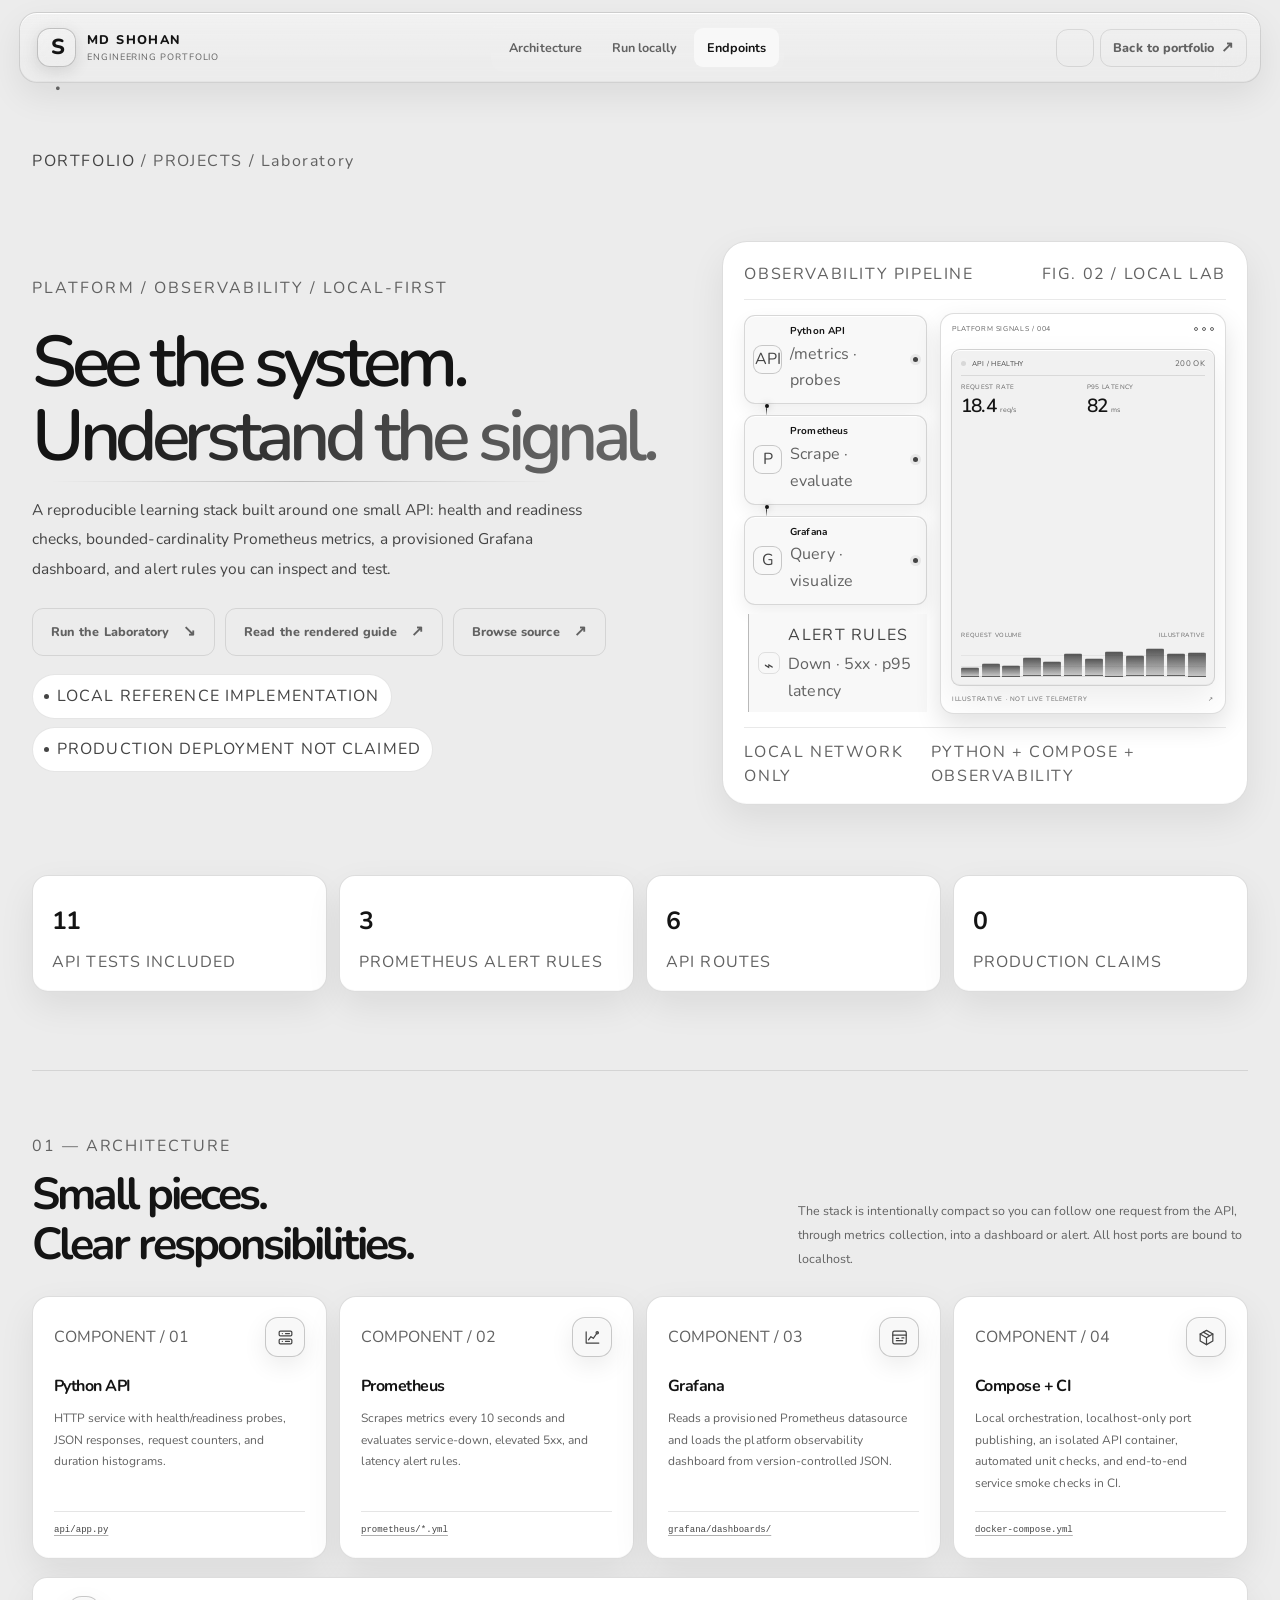
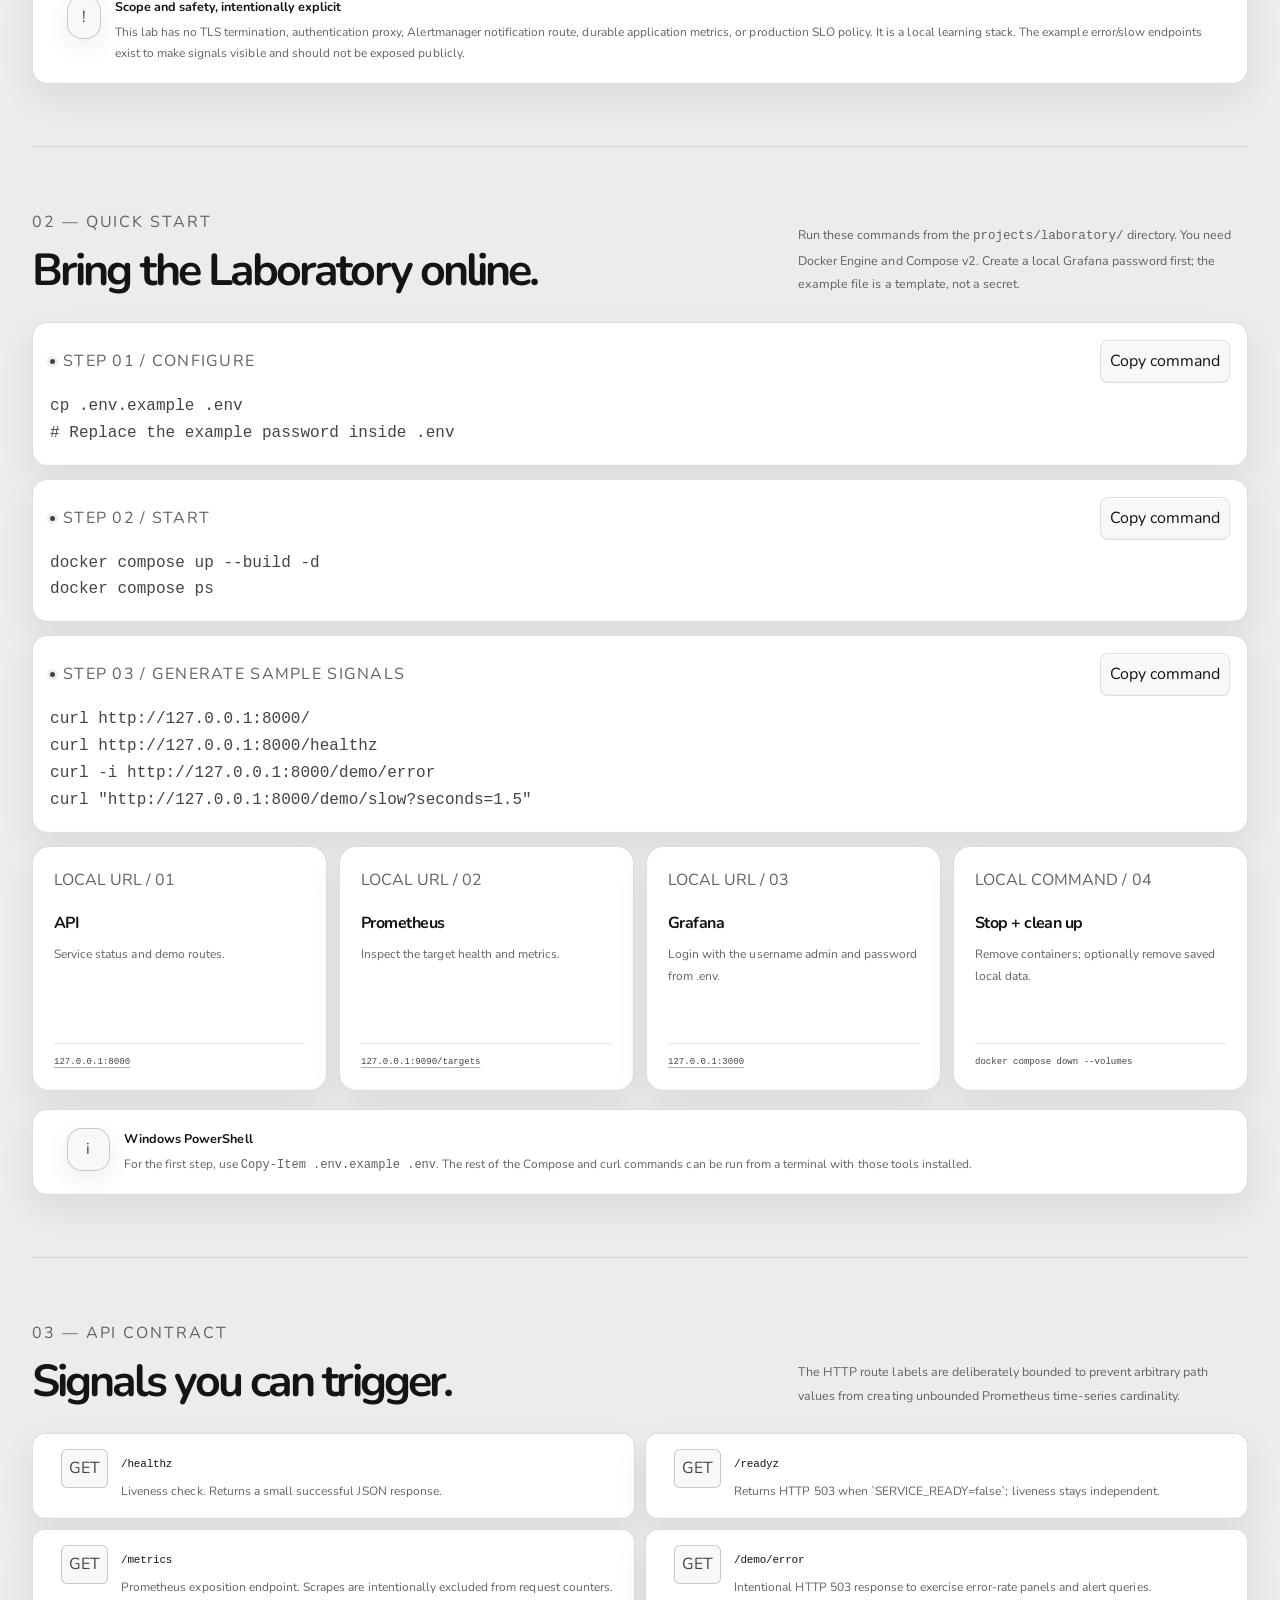
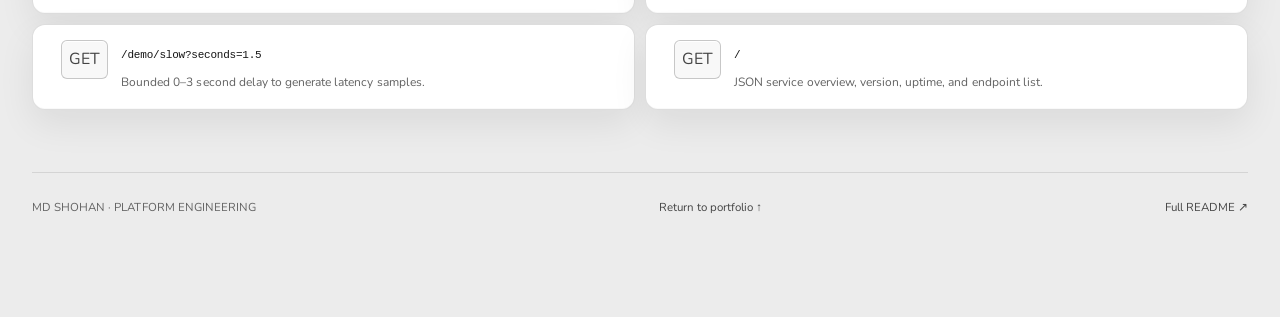
<file: projects/laboratory/index.html>
<!doctype html>
<html lang="en" data-theme="dark">
<head>
  <meta charset="utf-8">
  <meta name="viewport" content="width=device-width, initial-scale=1">
  <meta name="theme-color" content="#090909">
  <script>
    (() => {
      try {
        const saved = localStorage.getItem('shohan-theme');
        const systemPrefersLight = window.matchMedia('(prefers-color-scheme: light)').matches;
        document.documentElement.dataset.theme = saved === 'light' || saved === 'dark' ? saved : (systemPrefersLight ? 'light' : 'dark');
      } catch (_) { /* Keep the declared dark theme when storage is unavailable. */ }
    })();
  </script>
  <meta name="author" content="MD Shohan">
  <link rel="canonical" href="https://md-sh0han.github.io/PORTFOLIO/projects/laboratory/">
  <meta name="description" content="A local platform-observability reference lab built with Python, Docker Compose, Prometheus, and Grafana. Includes tests, dashboards, and alert rules.">
  <meta property="og:title" content="Laboratory - MD SHOHAN">
  <meta property="og:type" content="website">
  <meta property="og:url" content="https://md-sh0han.github.io/PORTFOLIO/projects/laboratory/">
  <meta property="og:site_name" content="MD SHOHAN - Platform Engineer">
  <meta property="og:image" content="https://md-sh0han.github.io/PORTFOLIO/Profile%20Photo.webp">
  <meta property="og:image:alt" content="Portrait of MD Shohan">
  <meta property="og:description" content="A local platform-observability reference stack for service health, metrics, dashboards, and alerting practice.">
  <meta name="twitter:card" content="summary_large_image">
  <meta name="twitter:image" content="https://md-sh0han.github.io/PORTFOLIO/Profile%20Photo.webp">
  <meta name="twitter:title" content="Laboratory - MD SHOHAN">
  <meta name="twitter:description" content="A platform-observability reference lab with Python, Prometheus, Grafana, and reproducible tests.">
  <title>Laboratory - MD SHOHAN</title>
  <link rel="icon" href="../../assets/favicon.svg" type="image/svg+xml">
  <link rel="preconnect" href="https://fonts.googleapis.com">
  <link rel="preconnect" href="https://fonts.gstatic.com" crossorigin>
  <link href="https://fonts.googleapis.com/css2?family=Nunito:wght@400;500;600;700;800;900&display=swap" rel="stylesheet">
  <link rel="stylesheet" href="../../styles.css">
  <style>
    .lab-page-main{padding:65px 0 100px}.lp-crumb{font:10.3px var(--mono);letter-spacing:.1em;color:var(--muted);margin-bottom:24px}.lp-crumb a{color:var(--text-soft)}.lp-hero{display:grid;grid-template-columns:1.1fr .9fr;align-items:center;gap:48px;padding:42px 0 70px}.lp-eyebrow{display:flex;align-items:center;gap:10px;font:10.3px var(--mono);letter-spacing:.13em;color:var(--muted)}.lp-hero h1{font-size:clamp(45.4px,5.6vw,75.6px);line-height:1.04;letter-spacing:-.075em;font-weight:600;margin:24px 0 20px}.lp-hero h1 span{display:block;color:var(--muted)}.lp-lede{font-size:15.1px;line-height:1.95;color:var(--text-soft);max-width:570px}.lp-buttons{display:flex;flex-wrap:wrap;gap:10px;margin-top:25px}.lp-state{display:inline-flex;align-items:center;gap:8px;border:1px solid var(--line);background:var(--panel);border-radius:99px;padding:8px 11px;font:9.2px var(--mono);letter-spacing:.07em;color:var(--text-soft)}.lp-state i{width:5px;height:5px;border-radius:50%;background:var(--text-soft)}.lp-art{padding:24px;border-radius:25px;position:relative;overflow:hidden;min-height:290px;background:radial-gradient(ellipse at 50% 0,rgba(255,255,255,.1),transparent 68%),linear-gradient(145deg,var(--panel-strong),var(--panel))}.lp-art::before{content:"";position:absolute;inset:0;background-image:linear-gradient(var(--line) 1px,transparent 1px),linear-gradient(90deg,var(--line) 1px,transparent 1px);background-size:34px 34px;opacity:.25;mask-image:radial-gradient(ellipse,black,transparent 78%)}.lp-art-top,.lp-art-foot{position:relative;z-index:1;display:flex;justify-content:space-between;gap:10px;font:9.2px var(--mono);letter-spacing:.09em;color:var(--muted)}.lp-flow{position:relative;z-index:1;display:grid;grid-template-columns:1fr 22px 1fr;align-items:center;gap:8px;margin:28px 0}.lp-flow-col{display:grid;gap:11px}.lp-node{display:flex;align-items:center;gap:10px;padding:12px;border:1px solid var(--line-strong);background:color-mix(in srgb,var(--bg) 78%,transparent);border-radius:13px;min-width:0}.lp-node-icon{flex:0 0 30px;width:30px;height:30px;display:grid;place-items:center;border-radius:9px;border:1px solid var(--line);font:11.5px var(--mono);color:var(--text-soft)}.lp-node b{display:block;font-size:11.5px}.lp-node small{display:block;font-size:9.2px;color:var(--muted);margin-top:2px}.lp-arrow{font:19.4px var(--mono);color:var(--muted);text-align:center}.lp-art-foot{border-top:1px solid var(--line);padding-top:13px}.lp-stats{display:grid;grid-template-columns:repeat(4,minmax(0,1fr));gap:12px;margin-bottom:78px}.lp-stat{padding:18px;border:1px solid var(--line);background:var(--panel);border-radius:15px}.lp-stat strong{display:block;font-size:24.8px;letter-spacing:-.05em}.lp-stat span{display:block;font:9.2px var(--mono);color:var(--muted);letter-spacing:.07em;margin-top:7px}.lp-section{padding:62px 0;border-top:1px solid var(--line)}.lp-section-head{display:flex;justify-content:space-between;align-items:end;gap:30px;margin-bottom:26px}.lp-section-head h2{font-size:clamp(30.2px,3.5vw,45.4px);letter-spacing:-.065em;line-height:1.12;margin:10px 0 0}.lp-section-head p{max-width:450px;font-size:12.6px;line-height:1.9;color:var(--muted);margin:0}.lp-kicker{font:9.2px var(--mono);letter-spacing:.12em;color:var(--muted)}.lp-architecture{display:grid;grid-template-columns:repeat(4,minmax(0,1fr));gap:12px}.lp-component{position:relative;padding:21px;border:1px solid var(--line);background:var(--panel);border-radius:16px;min-width:0}.lp-component .lp-component-id{font:9.2px var(--mono);color:var(--muted)}.lp-component h3{font-size:15.1px;margin:19px 0 8px}.lp-component p{font-size:11.5px;line-height:1.8;color:var(--muted);margin:0 0 15px}.lp-component code{font:9.2px var(--mono);color:var(--text-soft);overflow-wrap:anywhere}.lp-code-list{display:grid;gap:13px}.lp-code{position:relative;border:1px solid var(--line);background:var(--panel);border-radius:15px;padding:17px 17px 18px;min-width:0}.lp-code-head{display:flex;align-items:center;justify-content:space-between;gap:12px;margin-bottom:10px;color:var(--muted);font:9.2px var(--mono);letter-spacing:.08em}.lp-code pre{white-space:pre-wrap;overflow-wrap:anywhere;margin:0;color:var(--text-soft);font:12.6px/1.9 var(--mono)}.lp-copy{flex:0 0 auto;border:1px solid var(--line);background:var(--panel-strong);border-radius:8px;padding:7px 9px;color:var(--text);font:9.2px var(--mono);cursor:pointer}.lp-copy:hover{border-color:var(--line-strong)}.lp-endpoints{display:grid;grid-template-columns:repeat(2,minmax(0,1fr));gap:10px}.lp-endpoint{display:flex;gap:13px;align-items:flex-start;border:1px solid var(--line);background:var(--panel);border-radius:13px;padding:15px}.lp-method{font:9.2px var(--mono);padding:5px 7px;border:1px solid var(--line-strong);border-radius:6px;color:var(--text-soft)}.lp-endpoint code{font:11.5px var(--mono);overflow-wrap:anywhere}.lp-endpoint p{font-size:11.5px;color:var(--muted);margin:5px 0 0;line-height:1.7}.lp-note{display:flex;gap:14px;align-items:flex-start;padding:18px 20px;border:1px solid var(--line);background:var(--panel);border-radius:15px;margin-top:18px}.lp-note b{display:block;font-size:12.6px;margin-bottom:5px}.lp-note p{font-size:11.5px;line-height:1.8;color:var(--muted);margin:0}.lp-footer{display:flex;justify-content:space-between;align-items:center;gap:18px;padding-top:25px;border-top:1px solid var(--line);font-size:11.5px;color:var(--muted)}.lp-footer a{color:var(--text-soft)}.lp-toast{position:fixed;left:50%;bottom:23px;z-index:100;transform:translate(-50%,12px);opacity:0;pointer-events:none;padding:10px 14px;border:1px solid var(--line-strong);background:var(--bg-soft);border-radius:10px;box-shadow:var(--shadow);font-size:11.5px;transition:opacity .2s,transform .2s}.lp-toast.visible{opacity:1;transform:translate(-50%,0)}
    @media(max-width:900px){.lab-page .site-header{flex-wrap:wrap}.lab-page .desktop-nav{display:flex;order:3;flex-basis:100%;justify-content:space-between}.lab-page .desktop-nav a{font-size:10.3px;padding:8px 10px}.lab-page .header-cta{display:inline-flex;font-size:10.3px;padding:9px 10px;gap:7px}.lp-hero{grid-template-columns:1fr;gap:30px;padding-top:28px}.lp-art{max-width:650px;width:100%}.lp-architecture{grid-template-columns:repeat(2,minmax(0,1fr))}.lp-section-head{align-items:flex-start;flex-direction:column;gap:13px}.lp-stats{margin-bottom:50px}}
    @media(max-width:560px){.lab-page .desktop-nav{justify-content:center;flex-wrap:wrap}.lab-page .desktop-nav a{padding:7px 8px;font-size:9.2px}.lab-page .header-cta{padding:8px 8px;font-size:9.2px}.lab-page-main{padding-top:36px}.lp-hero h1{font-size:clamp(44.3px,11vw,62.6px)}.lp-hero{padding-bottom:44px}.lp-stats{grid-template-columns:repeat(2,minmax(0,1fr));gap:8px}.lp-stat{padding:14px}.lp-stat strong{font-size:21.6px}.lp-architecture{grid-template-columns:1fr}.lp-endpoints{grid-template-columns:1fr}.lp-flow{grid-template-columns:1fr;gap:11px;margin:22px 0}.lp-arrow{transform:rotate(90deg)}.lp-flow-col{grid-template-columns:1fr 1fr}.lp-node{padding:9px;gap:7px}.lp-node-icon{width:25px;height:25px;flex-basis:25px}.lp-art{padding:16px;min-height:0}.lp-section{padding:42px 0}.lp-footer{align-items:flex-start;flex-direction:column}}
    @media(prefers-reduced-motion:reduce){.lp-toast{transition:none}}
  
/* Nunito consistency and readability pass for the platform observability case study. */
    body,button,input,select,textarea{font-family:var(--font)}
    pre,code,kbd,samp{font-family:ui-monospace,SFMono-Regular,Consolas,'Liberation Mono',monospace!important;font-variant-ligatures:none}
    .lp-lede{font-size:15.5px;line-height:1.9}
    .lp-component p,.lp-endpoint p,.lp-note p{font-size:12px;line-height:1.8}
    .lp-section-head p{font-size:12.5px}
    @media(max-width:560px){.lp-lede{font-size:14.5px}.lp-component p,.lp-endpoint p,.lp-note p{font-size:11.5px}}


/* Laboratory visual parity: use the Portfolio's glass, reveal, and interaction language. */
.lab-page .lp-hero { position: relative; isolation: isolate; }
.lab-page .lp-hero::before {
  content: ""; position: absolute; z-index: -1; pointer-events: none;
  width: min(68vw, 660px); aspect-ratio: 1; right: 0; top: -16%; border-radius: 50%;
  background: radial-gradient(circle, color-mix(in srgb, var(--text) 7%, transparent), transparent 68%);
  opacity: .78;
}
.lab-page .lp-hero-copy { position: relative; z-index: 1; }
.lab-page .lp-hero h1 .title-glass {
  color: transparent; background: linear-gradient(112deg, var(--text) 8%, var(--muted) 82%);
  background-clip: text; -webkit-background-clip: text;
}
.lab-page .lp-eyebrow .status-dot { animation: lp-status-breathe 3.4s ease-in-out infinite; }
@keyframes lp-status-breathe { 0%,100% { box-shadow: 0 0 0 4px color-mix(in srgb, var(--text) 6%, transparent), 0 0 12px color-mix(in srgb, var(--text) 15%, transparent); } 50% { box-shadow: 0 0 0 6px color-mix(in srgb, var(--text) 3%, transparent), 0 0 17px color-mix(in srgb, var(--text) 22%, transparent); } }

.lab-page .lp-art {
  min-height: 0; padding: 20px 21px 16px; isolation: isolate; overflow: hidden;
  border: 1px solid var(--liquid-edge); border-radius: 25px;
  background:
    radial-gradient(ellipse at 50% -4%, color-mix(in srgb, var(--text) 11%, transparent), transparent 66%),
    linear-gradient(145deg, color-mix(in srgb, var(--panel-strong) 92%, transparent), color-mix(in srgb, var(--panel) 84%, transparent));
  box-shadow: inset 0 1px 0 var(--liquid-inset-highlight), inset 0 -1px 0 var(--liquid-inset-shadow), var(--liquid-shadow);
  transition: transform var(--motion-base) var(--motion-ease), border-color var(--motion-base) var(--motion-ease), box-shadow var(--motion-base) var(--motion-ease);
}
.lab-page .lp-art::before {
  z-index: -1; background-size: 30px 30px; opacity: .22;
  background-image: linear-gradient(var(--line) 1px, transparent 1px), linear-gradient(90deg, var(--line) 1px, transparent 1px);
}
.lab-page .lp-art::after {
  content: ""; position: absolute; z-index: -1; width: 250px; height: 250px; right: -88px; top: -116px;
  border: 1px solid color-mix(in srgb, var(--text) 12%, transparent); border-radius: 50%; pointer-events: none;
  box-shadow: 0 0 0 23px color-mix(in srgb, var(--text) 2%, transparent), 0 0 0 48px color-mix(in srgb, var(--text) 1.5%, transparent);
  animation: lp-orbit-drift 24s linear infinite;
}
@keyframes lp-orbit-drift { from { transform: rotate(0deg) translate3d(0,0,0); } to { transform: rotate(360deg) translate3d(0,0,0); } }
.lab-page .lp-art-top, .lab-page .lp-art-foot { position: relative; z-index: 2; display: flex; justify-content: space-between; gap: 10px; color: var(--muted); font: 8px var(--mono); letter-spacing: .1em; line-height: 1.5; }
.lab-page .lp-art-top { padding-bottom: 13px; border-bottom: 1px solid color-mix(in srgb, var(--line) 85%, transparent); }
.lab-page .lp-art-top span:last-child { white-space: nowrap; }
.lab-page .lp-art-foot { margin-top: 13px; padding-top: 12px; border-top: 1px solid color-mix(in srgb, var(--line) 85%, transparent); }
.lab-page .lp-art-layout { position: relative; z-index: 1; display: grid; grid-template-columns: minmax(132px,.78fr) minmax(0,1.22fr); gap: 13px; align-items: stretch; padding: 13px 0 0; }
.lab-page .lp-system-flow { display: flex; flex-direction: column; justify-content: center; min-width: 0; padding: 2px 0; }
.lab-page .lp-flow-step {
  display: grid; grid-template-columns: 29px minmax(0,1fr) 5px; align-items: center; gap: 8px; min-width: 0;
  padding: 9px 8px; border: 1px solid var(--liquid-edge); border-radius: 11px;
  background: linear-gradient(145deg, color-mix(in srgb, var(--liquid-sheen) 55%, transparent), color-mix(in srgb, var(--bg) 67%, transparent));
  box-shadow: inset 0 1px 0 var(--liquid-inset-highlight), 0 7px 18px rgba(0,0,0,.07);
}
.lab-page .lp-node-icon { width: 29px; height: 29px; display: grid; place-items: center; border: 1px solid var(--line-strong); border-radius: 9px; color: var(--text-soft); background: color-mix(in srgb, var(--panel-strong) 70%, transparent); font: 9px var(--mono); }
.lab-page .lp-flow-step b { display: block; min-width: 0; color: var(--text); font-size: 10px; line-height: 1.25; }
.lab-page .lp-flow-step small { display: block; margin-top: 3px; color: var(--muted); font: 7.4px/1.4 var(--mono); overflow-wrap: anywhere; }
.lab-page .lp-node-status { width: 5px; height: 5px; border-radius: 50%; background: var(--text-soft); box-shadow: 0 0 0 3px color-mix(in srgb, var(--text) 7%, transparent); }
.lab-page .lp-flow-connector { position: relative; width: 1px; height: 11px; margin-left: 22px; background: linear-gradient(var(--line-strong), var(--text-soft), var(--line)); }
.lab-page .lp-flow-connector::after { content: ""; position: absolute; width: 4px; height: 4px; left: -1.5px; top: 0; border-radius: 50%; background: var(--text); box-shadow: 0 0 7px color-mix(in srgb, var(--text) 38%, transparent); animation: lp-flow-pulse 2.6s ease-in-out infinite; }
@keyframes lp-flow-pulse { 0%,100% { transform: translateY(0); opacity: .25; } 65% { transform: translateY(8px); opacity: 1; } }
.lab-page .lp-flow-branch { display: flex; align-items: center; gap: 8px; margin: 9px 0 0 4px; padding: 8px 9px; border-left: 1px solid var(--liquid-edge-hot); background: linear-gradient(90deg, color-mix(in srgb, var(--liquid-sheen) 45%, transparent), transparent); }
.lab-page .lp-branch-mark { width: 22px; height: 22px; flex: 0 0 22px; display: grid; place-items: center; border: 1px solid var(--line); border-radius: 7px; color: var(--text-soft); font: 15px var(--mono); }
.lab-page .lp-flow-branch b { display: block; color: var(--text-soft); font: 7.4px var(--mono); letter-spacing: .08em; }
.lab-page .lp-flow-branch small { display: block; margin-top: 2px; color: var(--muted); font: 7px/1.4 var(--mono); }
.lab-page .lp-dashboard {
  position: relative; min-width: 0; min-height: 218px; overflow: hidden; border: 1px solid var(--liquid-edge);
  border-radius: 14px; background-image: radial-gradient(ellipse at 50% 0, color-mix(in srgb, var(--text) 10%, transparent), transparent 68%), linear-gradient(145deg, color-mix(in srgb, var(--panel-strong) 72%, transparent), color-mix(in srgb, var(--bg) 50%, transparent));
  box-shadow: inset 0 1px 0 var(--liquid-inset-highlight), 0 11px 27px rgba(0,0,0,.12);
}
.lab-page .lp-dashboard::before { content: ""; position: absolute; inset: 0; pointer-events: none; background-image: linear-gradient(var(--line) 1px, transparent 1px), linear-gradient(90deg, var(--line) 1px, transparent 1px); background-size: 23px 23px; opacity: .18; mask-image: radial-gradient(ellipse, black, transparent 82%); }
.lab-page .lp-dashboard .visual-top { top: 10px; left: 11px; right: 11px; z-index: 4; font-size: 7px; }
.lab-page .lp-dashboard .visual-foot { bottom: 9px; left: 11px; right: 11px; z-index: 4; font-size: 6.4px; }
.lab-page .lp-dashboard .obs-dashboard-preview { top: 35px; left: 10px; right: 10px; bottom: 27px; padding: 8px 9px; gap: 7px; border-radius: 9px; background: color-mix(in srgb, var(--bg) 65%, transparent); }
.lab-page .lp-dashboard .obs-status-strip { font-size: 7px; gap: 5px; padding-bottom: 5px; }
.lab-page .lp-dashboard .obs-preview-metrics { gap: 7px; }
.lab-page .lp-dashboard .obs-preview-metrics small { font-size: 6.4px; }
.lab-page .lp-dashboard .obs-preview-metrics strong { font-size: clamp(15px, 2vw, 19px); }
.lab-page .lp-dashboard .obs-preview-metrics strong i { font-size: 7px; }
.lab-page .lp-dashboard .obs-chart-label { font-size: 6px; }
.lab-page .lp-dashboard .obs-bars { height: 32px; gap: 3px; }
.lab-page .lp-dashboard .obs-bars i { min-width: 2px; }
html[data-theme="light"] .lab-page .lp-dashboard .obs-bars i { background: linear-gradient(180deg, rgba(25,25,25,.72), rgba(25,25,25,.2)); }

.lab-page .lp-stats { gap: 12px; }
.lab-page .lp-stat {
  position: relative; isolation: isolate; overflow: hidden; padding: 18px 19px 17px; border: 1px solid var(--liquid-edge); border-radius: 16px;
  background-image: linear-gradient(142deg, var(--liquid-sheen), transparent 55%, var(--liquid-underlight));
  transition: transform var(--motion-base) var(--motion-ease), border-color var(--motion-base) var(--motion-ease), box-shadow var(--motion-base) var(--motion-ease);
}
.lab-page .lp-stat::after { content: ""; position: absolute; left: 17px; right: 17px; bottom: 0; height: 1px; background: linear-gradient(90deg, transparent, var(--liquid-edge-hot), transparent); opacity: .72; }
.lab-page .lp-stat strong { font-variant-numeric: tabular-nums; }
.lab-page .lp-stat span { line-height: 1.5; }
.lab-page .lp-component {
  display: flex; flex-direction: column; min-height: 245px; isolation: isolate; overflow: hidden; padding: 20px 21px;
  border: 1px solid var(--liquid-edge); border-radius: 17px; background-image: linear-gradient(145deg, var(--liquid-sheen), transparent 50%, var(--liquid-underlight));
  transition: transform var(--motion-base) var(--motion-ease), border-color var(--motion-base) var(--motion-ease), box-shadow var(--motion-base) var(--motion-ease);
}
.lab-page .lp-component-top { display: flex; align-items: center; justify-content: space-between; gap: 12px; }
.lab-page .lp-component-icon { flex: 0 0 40px; width: 40px; height: 40px; border-radius: 13px; }
.lab-page .lp-component-icon .icon { width: 19px; height: 19px; }
.lab-page .lp-component h3 { margin: 16px 0 8px; font-size: 16px; letter-spacing: -.035em; }
.lab-page .lp-component p { flex: 1; margin-bottom: 16px; }
.lab-page .lp-component code { display: block; padding-top: 11px; border-top: 1px solid var(--line); font-size: 9px; }
.lab-page .lp-component code a { text-decoration: underline; text-decoration-color: color-mix(in srgb, var(--muted) 50%, transparent); text-underline-offset: 3px; }
.lab-page .lp-component code a:hover { color: var(--text); text-decoration-color: var(--text); }
.lab-page .lp-note { position: relative; overflow: hidden; background-image: linear-gradient(145deg, var(--liquid-sheen), transparent 56%, var(--liquid-underlight)); }
.lab-page .lp-code { position: relative; isolation: isolate; overflow: hidden; border: 1px solid var(--liquid-edge); background-image: linear-gradient(145deg, var(--liquid-sheen), transparent 46%, var(--liquid-underlight)); }
.lab-page .lp-code::before { content: ""; position: absolute; left: 0; top: 0; bottom: 0; width: 2px; background: linear-gradient(180deg, var(--liquid-edge-hot), transparent 75%); opacity: .68; }
.lab-page .lp-code-head > span { display: inline-flex; align-items: center; gap: 8px; }
.lab-page .lp-code-head > span::before { content: ""; width: 5px; height: 5px; border-radius: 50%; background: var(--text-soft); box-shadow: 0 0 0 3px color-mix(in srgb, var(--text) 7%, transparent); }
.lab-page .lp-copy { position: relative; z-index: 1; }
.lab-page .lp-endpoint { position: relative; isolation: isolate; overflow: hidden; border: 1px solid var(--liquid-edge); background-image: linear-gradient(142deg, var(--liquid-sheen), transparent 54%, var(--liquid-underlight)); transition: transform var(--motion-base) var(--motion-ease), border-color var(--motion-base) var(--motion-ease), box-shadow var(--motion-base) var(--motion-ease); }
.lab-page .lp-method { min-width: 42px; text-align: center; background: color-mix(in srgb, var(--panel-strong) 78%, transparent); box-shadow: inset 0 1px 0 var(--liquid-inset-highlight); }
.lab-page .lp-endpoint code { color: var(--text); font-size: 11px; letter-spacing: -.02em; }
.lab-page .lp-footer a { position: relative; transition: color var(--motion-base) var(--motion-ease); }
.lab-page .lp-footer a:hover { color: var(--text); }
.lab-page .lp-footer a::after { content: ""; position: absolute; left: 0; right: 0; bottom: -4px; height: 1px; background: var(--liquid-edge-hot); transform: scaleX(0); transform-origin: left; transition: transform var(--motion-base) var(--motion-ease); }
.lab-page .lp-footer a:hover::after { transform: scaleX(1); }

/* Pointer-following reflections mirror the homepage's restrained card treatment. */
.lab-page .lp-art, .lab-page .lp-stat, .lab-page .lp-component, .lab-page .lp-code, .lab-page .lp-endpoint, .lab-page .lp-note {
  --spot-x: 50%; --spot-y: 50%;
}
.lab-page .pointer-spotlight { z-index: 0; }
@media (hover: hover) and (pointer: fine) {
  .lab-page .lp-art.motion-card:hover,
  .lab-page .lp-stat.motion-card:hover,
  .lab-page .lp-component.motion-card:hover,
  .lab-page .lp-code.motion-card:hover,
  .lab-page .lp-endpoint.motion-card:hover,
  .lab-page .lp-note.motion-card:hover {
    transform: translateY(calc(-1 * var(--motion-hover-lift)));
    border-color: var(--liquid-edge-hot);
    box-shadow: inset 0 1px 0 var(--liquid-inset-highlight), inset 0 -1px 0 var(--liquid-inset-shadow), var(--liquid-shadow-raised);
  }
  .lab-page .motion-card:hover > .pointer-spotlight { opacity: .78; }
  .lab-page .lp-component:hover .lp-component-icon { transform: translateY(-2px); border-color: var(--liquid-edge-hot); }
  .lab-page .lp-component:hover .lp-component-icon::after { animation: liquid-icon-sheen 720ms var(--motion-ease) both; }
}
.lab-page .lp-component-icon { position: relative; overflow: hidden; isolation: isolate; transition: transform var(--motion-base) var(--motion-ease), border-color var(--motion-base) var(--motion-ease), box-shadow var(--motion-base) var(--motion-ease); }
.lab-page .lp-component-icon::after { content: ""; position: absolute; z-index: 0; inset: -55% -115%; pointer-events: none; opacity: 0; background: linear-gradient(105deg, transparent 39%, rgba(255,255,255,.045) 45%, rgba(255,255,255,.28) 50%, rgba(255,255,255,.055) 55%, transparent 62%); transform: translateX(-54%) rotate(9deg); }
.lab-page .lp-component-icon > * { position: relative; z-index: 1; }

/* Scroll states: keep the shared header, active underline, and progress bar in sync. */
.lab-page .site-header { transition: padding var(--motion-base) var(--motion-ease), border-color var(--motion-base) var(--motion-ease), box-shadow var(--motion-base) var(--motion-ease), background-color var(--motion-base) var(--motion-ease), backdrop-filter var(--motion-base) var(--motion-ease); }
.lab-page .site-header.is-scrolled { padding-top: 6px; padding-bottom: 6px; border-color: var(--liquid-edge-hot); box-shadow: inset 0 1px 0 var(--liquid-inset-highlight), inset 0 -1px 0 var(--liquid-inset-shadow), 0 15px 40px rgba(0,0,0,.18); }
.lab-page .scroll-progress span { width: 100%; transform: scaleX(0); transform-origin: left center; will-change: transform; }
.lab-page .desktop-nav a.active { color: var(--text); background: var(--panel-strong); }
.lab-page .lp-section { scroll-margin-top: 112px; }

@media (max-width: 900px) {
  .lab-page .lp-art-layout { grid-template-columns: minmax(150px,.78fr) minmax(0,1.22fr); }
  .lab-page .lp-component { min-height: 230px; }
}
@media (max-width: 560px) {
  .lab-page .lp-art { padding: 16px 15px 13px; }
  .lab-page .lp-art-layout { grid-template-columns: 1fr; gap: 11px; }
  .lab-page .lp-system-flow { display: grid; grid-template-columns: repeat(3,minmax(0,1fr)); gap: 6px; }
  .lab-page .lp-flow-step { display: flex; flex-direction: column; justify-content: center; gap: 5px; padding: 8px 4px; min-width: 0; text-align: center; }
  .lab-page .lp-node-icon { width: 25px; height: 25px; flex-basis: 25px; font-size: 8px; }
  .lab-page .lp-flow-step b { font-size: 8.3px; overflow-wrap: anywhere; }
  .lab-page .lp-flow-step small { font-size: 6.2px; }
  .lab-page .lp-node-status, .lab-page .lp-flow-connector { display: none; }
  .lab-page .lp-flow-branch { grid-column: 1 / -1; margin: 0; padding: 6px 8px; }
  .lab-page .lp-flow-branch b { font-size: 7px; }
  .lab-page .lp-flow-branch small { font-size: 6.4px; }
  .lab-page .lp-dashboard { min-height: 208px; }
  .lab-page .lp-dashboard .obs-dashboard-preview { left: 9px; right: 9px; }
  .lab-page .lp-component { min-height: 0; padding: 18px; }
  .lab-page .lp-component h3 { margin-top: 13px; }
  .lab-page .lp-component p { margin-bottom: 13px; }
  .lab-page .lp-code { padding: 15px; }
  .lab-page .lp-endpoint { padding: 13px; }
}
@media (prefers-reduced-motion: reduce) {
  .lab-page .lp-eyebrow .status-dot, .lab-page .lp-art::after, .lab-page .lp-flow-connector::after, .lab-page .lp-dashboard .obs-bars i, .lab-page .lp-component-icon::after { animation: none !important; }
  .lab-page .lp-art, .lab-page .lp-stat, .lab-page .lp-component, .lab-page .lp-code, .lab-page .lp-endpoint, .lab-page .lp-note, .lab-page .lp-footer a { transition: none !important; }
  .lab-page .lp-art.motion-card:hover, .lab-page .lp-stat.motion-card:hover, .lab-page .lp-component.motion-card:hover, .lab-page .lp-code.motion-card:hover, .lab-page .lp-endpoint.motion-card:hover, .lab-page .lp-note.motion-card:hover, .lab-page .lp-component:hover .lp-component-icon { transform: none !important; }
}
@media (prefers-reduced-transparency: reduce) {
  .lab-page .lp-art, .lab-page .lp-stat, .lab-page .lp-flow-step, .lab-page .lp-dashboard, .lab-page .lp-component, .lab-page .lp-code, .lab-page .lp-endpoint, .lab-page .lp-note { -webkit-backdrop-filter: none !important; backdrop-filter: none !important; }
  .lab-page .lp-art::after { display: none; }
}

  </style>
</head>
<body class="lab-page">
  <a class="skip-link" href="#main">Skip to content</a>
  <div class="noise" aria-hidden="true"></div>
  <div class="scroll-progress" aria-hidden="true"><span id="labProgress"></span></div>
  <header class="site-header" id="top">
    <a class="brand" href="../../index.html#top" aria-label="MD Shohan portfolio home"><span class="brand-mark">S<span>.</span></span><span class="brand-copy"><strong>MD SHOHAN</strong><small>ENGINEERING PORTFOLIO</small></span></a>
    <nav class="desktop-nav" aria-label="Project navigation"><a href="#architecture">Architecture</a><a href="#run">Run locally</a><a href="#endpoints">Endpoints</a></nav>
    <div class="header-actions">
      <button class="icon-button theme-toggle" id="themeToggle" type="button" aria-label="Switch to light monochrome theme" title="Switch theme">
        <svg class="icon icon-sun" viewBox="0 0 24 24" aria-hidden="true"><circle cx="12" cy="12" r="3.7"/><path d="M12 2v2.2M12 19.8V22M4.93 4.93l1.56 1.56m11.02 11.02 1.56 1.56M2 12h2.2m15.6 0H22M4.93 19.07l1.56-1.56M17.51 6.49l1.56-1.56"/></svg>
      </button>
      <a class="header-cta" href="../../index.html#top">Back to portfolio <span aria-hidden="true">↗</span></a>
    </div>
  </header>

  <main id="main" class="section-shell lab-page-main">
    <div class="lp-crumb reveal"><a href="../../index.html">PORTFOLIO</a> / PROJECTS / Laboratory</div>
    <section class="lp-hero" aria-labelledby="lpTitle">
      <div class="lp-hero-copy reveal">
        <div class="lp-eyebrow"><span class="status-dot"></span> PLATFORM / OBSERVABILITY / LOCAL-FIRST</div>
        <h1 id="lpTitle">See the system.<span class="title-glass">Understand the signal.</span></h1>
        <p class="lp-lede">A reproducible learning stack built around one small API: health and readiness checks, bounded-cardinality Prometheus metrics, a provisioned Grafana dashboard, and alert rules you can inspect and test.</p>
        <div class="lp-buttons"><a class="button button-primary" href="#run">Run the Laboratory <span aria-hidden="true">↘</span></a><a class="button button-ghost" href="https://github.com/MD-SH0HAN/PORTFOLIO/blob/main/projects/laboratory/README.md" data-repository-path="blob/main/projects/laboratory/README.md" target="_blank" rel="noopener noreferrer">Read the rendered guide <span aria-hidden="true">↗</span></a><a class="button button-ghost" href="https://github.com/MD-SH0HAN/PORTFOLIO/tree/main/projects/laboratory" data-repository-path="tree/main/projects/laboratory" target="_blank" rel="noopener noreferrer">Browse source <span aria-hidden="true">↗</span></a></div>
        <div style="display:flex;flex-wrap:wrap;gap:8px;margin-top:18px"><span class="lp-state"><i></i> LOCAL REFERENCE IMPLEMENTATION</span><span class="lp-state"><i></i> PRODUCTION DEPLOYMENT NOT CLAIMED</span></div>
      </div>
      <div class="lp-art glass-card reveal" role="group" aria-label="Observability architecture and an illustrative dashboard preview">
        <div class="lp-art-top"><span>OBSERVABILITY PIPELINE</span><span>FIG. 02 / LOCAL LAB</span></div>
        <div class="lp-art-layout">
          <div class="lp-system-flow" role="img" aria-label="Python API exposes metrics, Prometheus scrapes and evaluates alert rules, and Grafana queries Prometheus">
            <div class="lp-flow-step"><span class="lp-node-icon">API</span><span><b>Python API</b><small>/metrics · probes</small></span><i class="lp-node-status" aria-hidden="true"></i></div>
            <span class="lp-flow-connector" aria-hidden="true"></span>
            <div class="lp-flow-step"><span class="lp-node-icon">P</span><span><b>Prometheus</b><small>Scrape · evaluate</small></span><i class="lp-node-status" aria-hidden="true"></i></div>
            <span class="lp-flow-connector" aria-hidden="true"></span>
            <div class="lp-flow-step"><span class="lp-node-icon">G</span><span><b>Grafana</b><small>Query · visualize</small></span><i class="lp-node-status" aria-hidden="true"></i></div>
            <div class="lp-flow-branch"><span class="lp-branch-mark" aria-hidden="true">⌁</span><span><b>ALERT RULES</b><small>Down · 5xx · p95 latency</small></span></div>
          </div>
          <div class="lp-dashboard observability-visual" role="img" aria-label="Illustrative Grafana-style dashboard with healthy API status, request rate, p95 latency, and a request-volume bar chart">
            <div class="visual-top mono"><span>PLATFORM SIGNALS / 004</span><span class="visual-dotset" aria-hidden="true"><i></i><i></i><i></i></span></div>
            <div class="obs-dashboard-preview" aria-hidden="true">
              <div class="obs-status-strip"><span class="obs-ok-dot"></span><span>API / HEALTHY</span><span class="obs-preview-code">200 OK</span></div>
              <div class="obs-preview-metrics"><div><small>REQUEST RATE</small><strong>18.4 <i>req/s</i></strong></div><div><small>P95 LATENCY</small><strong>82 <i>ms</i></strong></div></div>
              <div class="obs-chart"><div class="obs-chart-label mono"><span>REQUEST VOLUME</span><span>ILLUSTRATIVE</span></div><div class="obs-bars"><i style="--bar:31%"></i><i style="--bar:44%"></i><i style="--bar:38%"></i><i style="--bar:62%"></i><i style="--bar:49%"></i><i style="--bar:75%"></i><i style="--bar:58%"></i><i style="--bar:83%"></i><i style="--bar:69%"></i><i style="--bar:91%"></i><i style="--bar:74%"></i><i style="--bar:80%"></i></div></div>
            </div>
            <div class="visual-foot mono"><span>ILLUSTRATIVE · NOT LIVE TELEMETRY</span><span>↗</span></div>
          </div>
        </div>
        <div class="lp-art-foot"><span>LOCAL NETWORK ONLY</span><span>PYTHON + COMPOSE + OBSERVABILITY</span></div>
      </div>
    </section>

    <div class="lp-stats" aria-label="Project summary">
      <div class="lp-stat glass-card reveal"><strong>11</strong><span>API TESTS INCLUDED</span></div><div class="lp-stat glass-card reveal"><strong>3</strong><span>PROMETHEUS ALERT RULES</span></div><div class="lp-stat glass-card reveal"><strong>6</strong><span>API ROUTES</span></div><div class="lp-stat glass-card reveal"><strong>0</strong><span>PRODUCTION CLAIMS</span></div>
    </div>

    <section class="lp-section" id="architecture" aria-labelledby="architectureTitle">
      <div class="lp-section-head reveal"><div><span class="lp-kicker">01 — ARCHITECTURE</span><h2 id="architectureTitle">Small pieces.<br>Clear responsibilities.</h2></div><p>The stack is intentionally compact so you can follow one request from the API, through metrics collection, into a dashboard or alert. All host ports are bound to localhost.</p></div>
      <div class="lp-architecture">
        <article class="lp-component glass-card reveal"><div class="lp-component-top"><span class="lp-component-id">COMPONENT / 01</span><span class="lp-component-icon liquid-icon" aria-hidden="true"><svg class="icon" viewBox="0 0 24 24"><rect x="4" y="4" width="16" height="6" rx="1.5"/><rect x="4" y="14" width="16" height="6" rx="1.5"/><path d="M8 7h.01M8 17h.01M12 7h5M12 17h5"/></svg></span></div><h3>Python API</h3><p>HTTP service with health/readiness probes, JSON responses, request counters, and duration histograms.</p><code><a href="https://github.com/MD-SH0HAN/PORTFOLIO/blob/main/projects/laboratory/api/app.py" data-repository-path="blob/main/projects/laboratory/api/app.py" target="_blank" rel="noopener noreferrer">api/app.py</a></code></article>
        <article class="lp-component glass-card reveal"><div class="lp-component-top"><span class="lp-component-id">COMPONENT / 02</span><span class="lp-component-icon liquid-icon" aria-hidden="true"><svg class="icon" viewBox="0 0 24 24"><path d="M4 19V5M4 19h16M7 15l3-4 3 2 5-7"/><circle cx="18" cy="6" r="1.5"/></svg></span></div><h3>Prometheus</h3><p>Scrapes metrics every 10 seconds and evaluates service-down, elevated 5xx, and latency alert rules.</p><code><a href="https://github.com/MD-SH0HAN/PORTFOLIO/tree/main/projects/laboratory/prometheus" data-repository-path="tree/main/projects/laboratory/prometheus" target="_blank" rel="noopener noreferrer">prometheus/*.yml</a></code></article>
        <article class="lp-component glass-card reveal"><div class="lp-component-top"><span class="lp-component-id">COMPONENT / 03</span><span class="lp-component-icon liquid-icon" aria-hidden="true"><svg class="icon" viewBox="0 0 24 24"><rect x="3.5" y="4" width="17" height="16" rx="2"/><path d="M3.5 9h17M8 13h3M8 16h8M15 12.5h2.5"/></svg></span></div><h3>Grafana</h3><p>Reads a provisioned Prometheus datasource and loads the platform observability dashboard from version-controlled JSON.</p><code><a href="https://github.com/MD-SH0HAN/PORTFOLIO/tree/main/projects/laboratory/grafana/dashboards" data-repository-path="tree/main/projects/laboratory/grafana/dashboards" target="_blank" rel="noopener noreferrer">grafana/dashboards/</a></code></article>
        <article class="lp-component glass-card reveal"><div class="lp-component-top"><span class="lp-component-id">COMPONENT / 04</span><span class="lp-component-icon liquid-icon" aria-hidden="true"><svg class="icon" viewBox="0 0 24 24"><path d="M4 7.5 12 3l8 4.5v9L12 21l-8-4.5z"/><path d="m4 7.5 8 4.7 8-4.7M12 12.2V21M8 5.2l8 4.7"/></svg></span></div><h3>Compose + CI</h3><p>Local orchestration, localhost-only port publishing, an isolated API container, automated unit checks, and end-to-end service smoke checks in CI.</p><code><a href="https://github.com/MD-SH0HAN/PORTFOLIO/blob/main/projects/laboratory/docker-compose.yml" data-repository-path="blob/main/projects/laboratory/docker-compose.yml" target="_blank" rel="noopener noreferrer">docker-compose.yml</a></code></article>
      </div>
      <div class="lp-note glass-card reveal"><span class="liquid-icon" aria-hidden="true">!</span><div><b>Scope and safety, intentionally explicit</b><p>This lab has no TLS termination, authentication proxy, Alertmanager notification route, durable application metrics, or production SLO policy. It is a local learning stack. The example error/slow endpoints exist to make signals visible and should not be exposed publicly.</p></div></div>
    </section>

    <section class="lp-section" id="run" aria-labelledby="runTitle">
      <div class="lp-section-head reveal"><div><span class="lp-kicker">02 — QUICK START</span><h2 id="runTitle">Bring the Laboratory online.</h2></div><p>Run these commands from the <code>projects/laboratory/</code> directory. You need Docker Engine and Compose v2. Create a local Grafana password first; the example file is a template, not a secret.</p></div>
      <div class="lp-code-list">
        <div class="lp-code glass-card reveal"><div class="lp-code-head"><span>STEP 01 / CONFIGURE</span><button class="lp-copy" type="button" data-copy>Copy command</button></div><pre><code>cp .env.example .env
# Replace the example password inside .env</code></pre></div>
        <div class="lp-code glass-card reveal"><div class="lp-code-head"><span>STEP 02 / START</span><button class="lp-copy" type="button" data-copy>Copy command</button></div><pre><code>docker compose up --build -d
docker compose ps</code></pre></div>
        <div class="lp-code glass-card reveal"><div class="lp-code-head"><span>STEP 03 / GENERATE SAMPLE SIGNALS</span><button class="lp-copy" type="button" data-copy>Copy command</button></div><pre><code>curl http://127.0.0.1:8000/
curl http://127.0.0.1:8000/healthz
curl -i http://127.0.0.1:8000/demo/error
curl "http://127.0.0.1:8000/demo/slow?seconds=1.5"</code></pre></div>
      </div>
      <div class="lp-architecture" style="margin-top:13px">
        <article class="lp-component"><span class="lp-component-id">LOCAL URL / 01</span><h3>API</h3><p>Service status and demo routes.</p><code><a href="http://127.0.0.1:8000/">127.0.0.1:8000</a></code></article>
        <article class="lp-component"><span class="lp-component-id">LOCAL URL / 02</span><h3>Prometheus</h3><p>Inspect the target health and metrics.</p><code><a href="http://127.0.0.1:9090/targets">127.0.0.1:9090/targets</a></code></article>
        <article class="lp-component"><span class="lp-component-id">LOCAL URL / 03</span><h3>Grafana</h3><p>Login with the username admin and password from .env.</p><code><a href="http://127.0.0.1:3000/">127.0.0.1:3000</a></code></article>
        <article class="lp-component"><span class="lp-component-id">LOCAL COMMAND / 04</span><h3>Stop + clean up</h3><p>Remove containers; optionally remove saved local data.</p><code>docker compose down --volumes</code></article>
      </div>
      <div class="lp-note glass-card reveal"><span class="liquid-icon" aria-hidden="true">i</span><div><b>Windows PowerShell</b><p>For the first step, use <code>Copy-Item .env.example .env</code>. The rest of the Compose and curl commands can be run from a terminal with those tools installed.</p></div></div>
    </section>

    <section class="lp-section" id="endpoints" aria-labelledby="endpointsTitle">
      <div class="lp-section-head reveal"><div><span class="lp-kicker">03 — API CONTRACT</span><h2 id="endpointsTitle">Signals you can trigger.</h2></div><p>The HTTP route labels are deliberately bounded to prevent arbitrary path values from creating unbounded Prometheus time-series cardinality.</p></div>
      <div class="lp-endpoints">
        <article class="lp-endpoint glass-card reveal"><span class="lp-method">GET</span><div><code>/healthz</code><p>Liveness check. Returns a small successful JSON response.</p></div></article>
        <article class="lp-endpoint glass-card reveal"><span class="lp-method">GET</span><div><code>/readyz</code><p>Returns HTTP 503 when `SERVICE_READY=false`; liveness stays independent.</p></div></article>
        <article class="lp-endpoint glass-card reveal"><span class="lp-method">GET</span><div><code>/metrics</code><p>Prometheus exposition endpoint. Scrapes are intentionally excluded from request counters.</p></div></article>
        <article class="lp-endpoint glass-card reveal"><span class="lp-method">GET</span><div><code>/demo/error</code><p>Intentional HTTP 503 response to exercise error-rate panels and alert queries.</p></div></article>
        <article class="lp-endpoint glass-card reveal"><span class="lp-method">GET</span><div><code>/demo/slow?seconds=1.5</code><p>Bounded 0–3 second delay to generate latency samples.</p></div></article>
        <article class="lp-endpoint glass-card reveal"><span class="lp-method">GET</span><div><code>/</code><p>JSON service overview, version, uptime, and endpoint list.</p></div></article>
      </div>
    </section>

    <footer class="lp-footer reveal"><span>MD SHOHAN · PLATFORM ENGINEERING</span><a href="../../index.html#top">Return to portfolio ↑</a><a href="https://github.com/MD-SH0HAN/PORTFOLIO/blob/main/projects/laboratory/README.md" data-repository-path="blob/main/projects/laboratory/README.md" target="_blank" rel="noopener noreferrer">Full README ↗</a></footer>
  </main>
  <div class="lp-toast" id="lpToast" role="status" aria-live="polite"></div>
  <script>
    (() => {
      'use strict';
      const root = document.documentElement;
      const body = document.body;
      const toast = document.getElementById('lpToast');
      const themeToggle = document.getElementById('themeToggle');
      const themeColorMeta = document.querySelector('meta[name="theme-color"]');
      const progress = document.getElementById('labProgress');
      const reducedMotion = window.matchMedia('(prefers-reduced-motion: reduce)');
      const finePointer = window.matchMedia('(hover: hover) and (pointer: fine)');
      let toastTimer = 0;

      const updateThemeControl = () => {
        const light = root.dataset.theme === 'light';
        if (themeColorMeta) themeColorMeta.content = light ? '#ececec' : '#090909';
        if (themeToggle) {
          themeToggle.setAttribute('aria-label', light ? 'Switch to dark monochrome theme' : 'Switch to light monochrome theme');
          themeToggle.title = light ? 'Switch to dark theme' : 'Switch to light theme';
        }
      };
      const applyTheme = theme => {
        if (theme !== 'light' && theme !== 'dark') return;
        root.dataset.theme = theme;
        updateThemeControl();
      };
      try {
        const savedTheme = localStorage.getItem('shohan-theme');
        if (savedTheme === 'light' || savedTheme === 'dark') applyTheme(savedTheme);
      } catch (_) { /* The declared/system theme remains usable without storage. */ }
      updateThemeControl();

      const showToast = message => {
        if (!toast) return;
        toast.textContent = message;
        toast.classList.add('visible');
        window.clearTimeout(toastTimer);
        toastTimer = window.setTimeout(() => toast.classList.remove('visible'), 2200);
      };
      const toggleTheme = () => {
        const nextTheme = root.dataset.theme === 'light' ? 'dark' : 'light';
        const canReveal = !reducedMotion.matches && typeof document.startViewTransition === 'function';
        if (canReveal && themeToggle) {
          const bounds = themeToggle.getBoundingClientRect();
          root.style.setProperty('--theme-origin-x', `${bounds.left + bounds.width / 2}px`);
          root.style.setProperty('--theme-origin-y', `${bounds.top + bounds.height / 2}px`);
        }
        const update = () => {
          applyTheme(nextTheme);
          try { localStorage.setItem('shohan-theme', nextTheme); } catch (_) { /* Theme remains active for this page. */ }
        };
        let transition = null;
        if (canReveal) {
          try { transition = document.startViewTransition({ update, types: ['monochrome-theme'] }); }
          catch (_) { update(); }
        } else update();
        const clearOrigin = () => {
          root.style.removeProperty('--theme-origin-x');
          root.style.removeProperty('--theme-origin-y');
        };
        if (transition?.finished) transition.finished.then(clearOrigin, clearOrigin);
        else clearOrigin();
        showToast(`Switched to ${nextTheme} theme.`);
      };
      themeToggle?.addEventListener('click', toggleTheme);
      window.addEventListener('storage', event => {
        if (event.key === 'shohan-theme') applyTheme(event.newValue);
      });

      // Reveal content as it enters the viewport, with a graceful no-observer fallback.
      const revealItems = [...document.querySelectorAll('.reveal')];
      const revealGroups = ['.lp-stats', '.lp-architecture', '.lp-code-list', '.lp-endpoints'];
      revealGroups.forEach(selector => {
        document.querySelectorAll(selector).forEach(group => {
          [...group.children].filter(item => item.classList.contains('reveal')).forEach((item, index) => {
            item.style.setProperty('--reveal-order', String(Math.min(index, 5)));
          });
        });
      });
      if ('IntersectionObserver' in window && !reducedMotion.matches) {
        const revealObserver = new IntersectionObserver(entries => {
          entries.forEach(entry => {
            if (!entry.isIntersecting) return;
            entry.target.classList.add('is-visible');
            revealObserver.unobserve(entry.target);
          });
        }, { threshold: 0.09, rootMargin: '0px 0px -28px 0px' });
        revealItems.forEach(item => revealObserver.observe(item));
      } else revealItems.forEach(item => item.classList.add('is-visible'));

      // Shared active-section treatment and the transform-based scroll indicator.
      const header = document.querySelector('.site-header');
      const navLinks = [...document.querySelectorAll('.desktop-nav a[href^="#"]')];
      const sections = navLinks.map(link => document.querySelector(link.getAttribute('href'))).filter(Boolean);
      const updateScrollUI = () => {
        if (header) header.classList.toggle('is-scrolled', window.scrollY > 18);
        const scrollable = document.documentElement.scrollHeight - window.innerHeight;
        const amount = scrollable > 0 ? Math.min(1, Math.max(0, window.scrollY / scrollable)) : 0;
        if (progress) progress.style.transform = `scaleX(${amount})`;
      };
      let scrollFrame = 0;
      window.addEventListener('scroll', () => {
        if (scrollFrame) return;
        scrollFrame = window.requestAnimationFrame(() => {
          scrollFrame = 0;
          updateScrollUI();
        });
      }, { passive: true });
      window.addEventListener('resize', updateScrollUI, { passive: true });
      updateScrollUI();

      if ('IntersectionObserver' in window && sections.length) {
        const navObserver = new IntersectionObserver(entries => {
          entries.forEach(entry => {
            if (!entry.isIntersecting) return;
            navLinks.forEach(link => {
              const active = link.getAttribute('href') === `#${entry.target.id}`;
              link.classList.toggle('active', active);
              if (active) link.setAttribute('aria-current', 'location');
              else link.removeAttribute('aria-current');
            });
          });
        }, { rootMargin: '-25% 0px -62% 0px', threshold: 0 });
        sections.forEach(section => navObserver.observe(section));
      }

      // Keep the orbit and expensive pointer work idle when the hero is off-screen.
      const heroArt = document.querySelector('.lp-art');
      if (heroArt && 'IntersectionObserver' in window) {
        const heroObserver = new IntersectionObserver(entries => {
          entries.forEach(entry => heroArt.classList.toggle('is-offscreen', !entry.isIntersecting));
        }, { rootMargin: '100px 0px', threshold: 0.01 });
        heroObserver.observe(heroArt);
      }

      // One requestAnimationFrame loop updates all card reflections without per-frame layout churn.
      if (!reducedMotion.matches && finePointer.matches) {
        const motionCards = [...document.querySelectorAll('.lp-art, .lp-stat, .lp-component, .lp-code, .lp-endpoint, .lp-note')];
        let pointerFrame = 0;
        let pendingPointer = null;
        motionCards.forEach(card => {
          card.classList.add('motion-card');
          if (!card.querySelector(':scope > .pointer-spotlight')) {
            const spotlight = document.createElement('span');
            spotlight.className = 'pointer-spotlight';
            spotlight.setAttribute('aria-hidden', 'true');
            card.insertBefore(spotlight, card.firstChild);
          }
          card.addEventListener('pointermove', event => {
            if (event.pointerType === 'touch' || reducedMotion.matches) return;
            pendingPointer = { card, x: event.clientX, y: event.clientY };
            if (pointerFrame) return;
            pointerFrame = window.requestAnimationFrame(() => {
              pointerFrame = 0;
              const pointer = pendingPointer;
              pendingPointer = null;
              if (!pointer || reducedMotion.matches) return;
              const bounds = pointer.card.getBoundingClientRect();
              if (!bounds.width || !bounds.height) return;
              const x = Math.min(100, Math.max(0, (pointer.x - bounds.left) / bounds.width * 100));
              const y = Math.min(100, Math.max(0, (pointer.y - bounds.top) / bounds.height * 100));
              pointer.card.style.setProperty('--spot-x', `${x}%`);
              pointer.card.style.setProperty('--spot-y', `${y}%`);
            });
          }, { passive: true });
          card.addEventListener('pointerleave', () => {
            if (pendingPointer?.card === card) pendingPointer = null;
            card.style.setProperty('--spot-x', '50%');
            card.style.setProperty('--spot-y', '50%');
          }, { passive: true });
        });
      }

      // Preserve the existing copy behavior and keep feedback theme-aware.
      document.querySelectorAll('[data-copy]').forEach(button => button.addEventListener('click', async () => {
        const code = button.closest('.lp-code')?.querySelector('code');
        if (!code) return;
        try {
          await navigator.clipboard.writeText(code.innerText);
          showToast('Commands copied.');
        } catch (_) {
          showToast('Select the command text and copy it manually.');
        }
      }));
    })();
  </script>
</body>
</html>
</file>
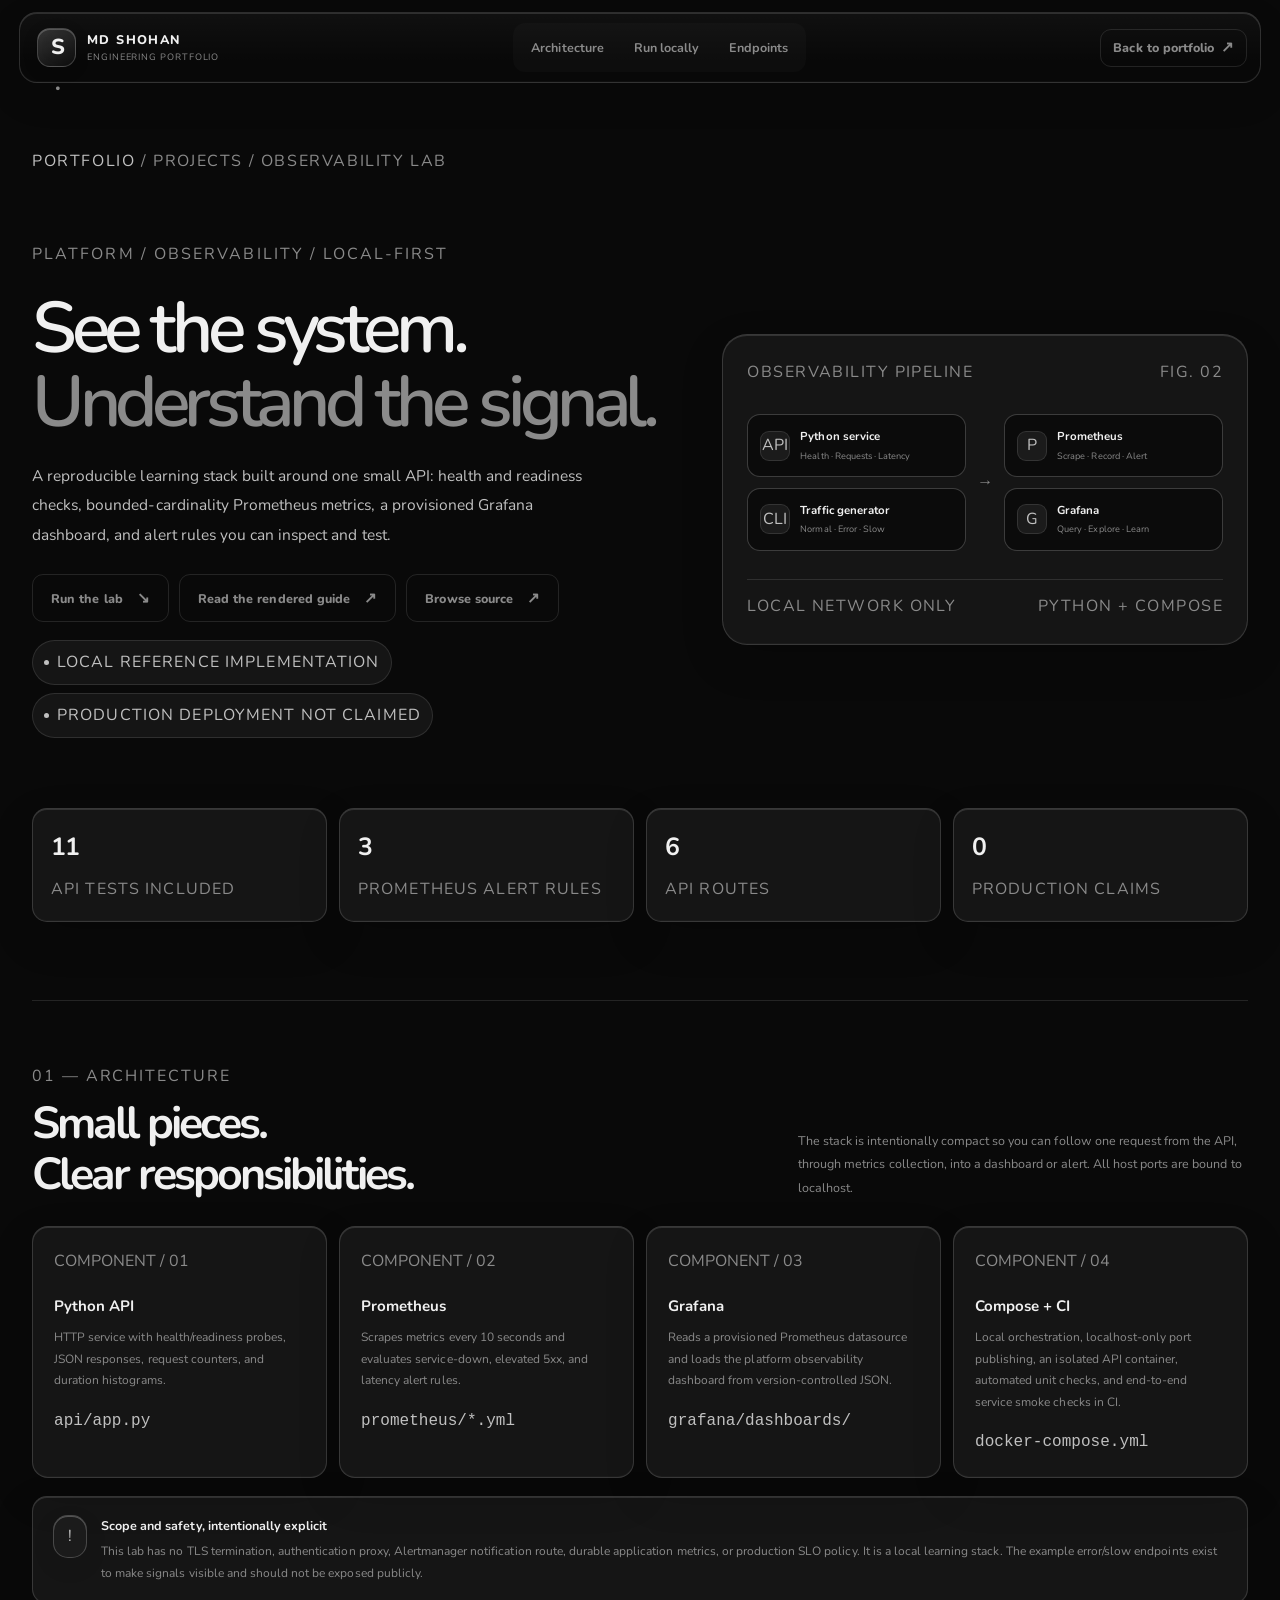
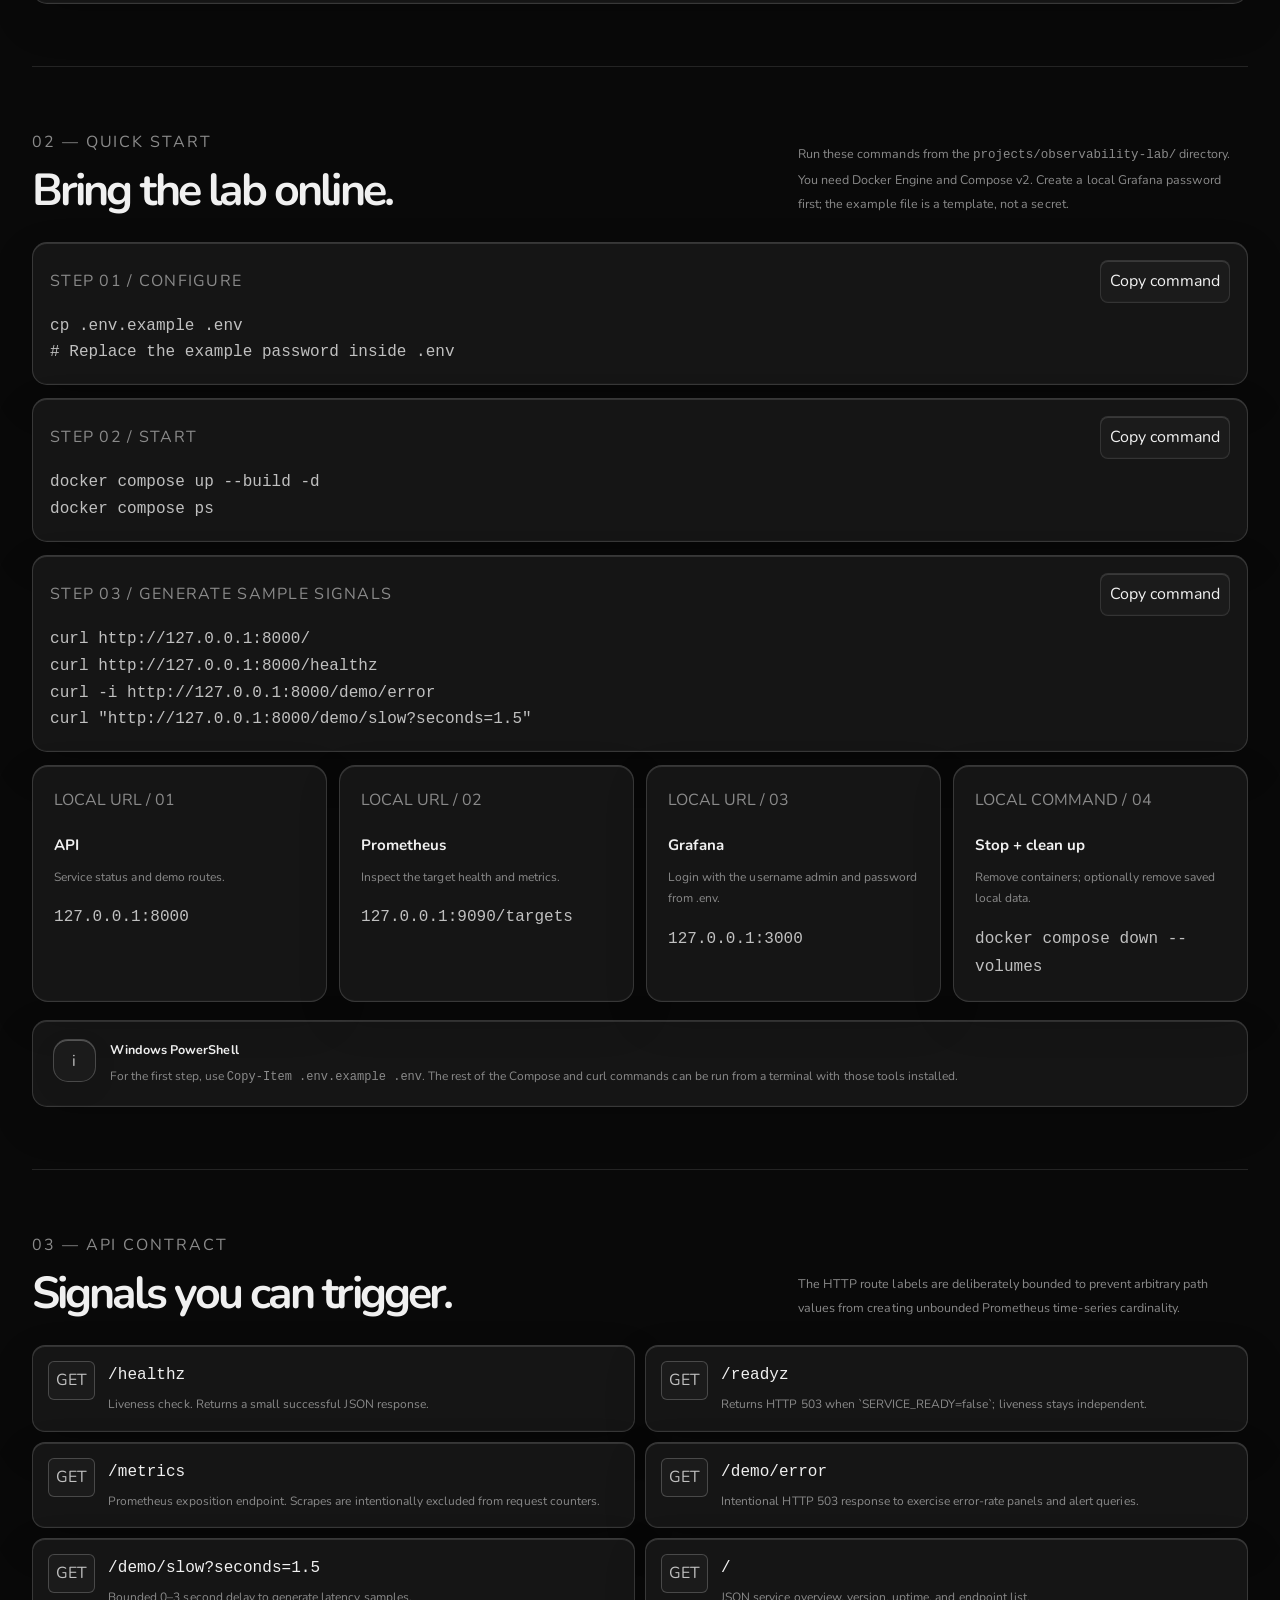
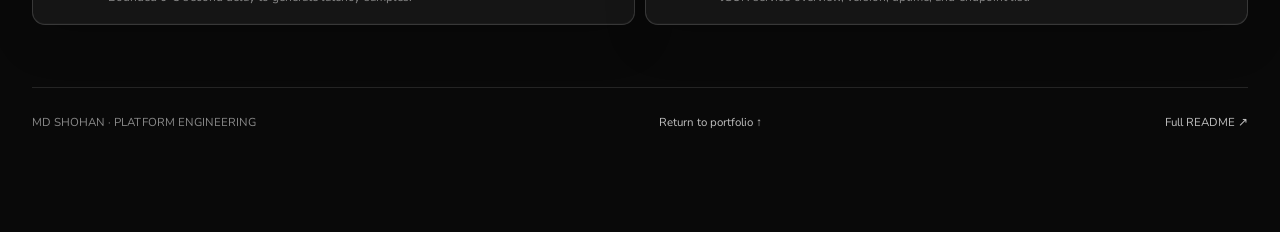
<file: projects/observability-lab/index.html>
<!doctype html>
<html lang="en" data-theme="dark">
<head>
  <meta charset="utf-8">
  <meta name="viewport" content="width=device-width, initial-scale=1">
  <meta name="theme-color" content="#090909">
  <meta name="author" content="MD Shohan">
  <link rel="canonical" href="https://md-sh0han.github.io/PORTFOLIO/projects/observability-lab/">
  <meta name="description" content="A local platform-observability reference lab built with Python, Docker Compose, Prometheus, and Grafana. Includes tests, dashboards, and alert rules.">
  <meta property="og:title" content="Platform Observability Lab - MD SHOHAN">
  <meta property="og:type" content="website">
  <meta property="og:url" content="https://md-sh0han.github.io/PORTFOLIO/projects/observability-lab/">
  <meta property="og:site_name" content="MD SHOHAN - Platform Engineer">
  <meta property="og:image" content="https://md-sh0han.github.io/PORTFOLIO/Profile%20Photo.webp">
  <meta property="og:image:alt" content="Portrait of MD Shohan">
  <meta property="og:description" content="A local platform-observability reference stack for service health, metrics, dashboards, and alerting practice.">
  <meta name="twitter:card" content="summary_large_image">
  <meta name="twitter:image" content="https://md-sh0han.github.io/PORTFOLIO/Profile%20Photo.webp">
  <meta name="twitter:title" content="Platform Observability Lab - MD SHOHAN">
  <meta name="twitter:description" content="A platform-observability reference lab with Python, Prometheus, Grafana, and reproducible tests.">
  <title>Platform Observability Lab - MD SHOHAN</title>
  <link rel="icon" href="../../assets/favicon.svg" type="image/svg+xml">
  <link rel="preconnect" href="https://fonts.googleapis.com">
  <link rel="preconnect" href="https://fonts.gstatic.com" crossorigin>
  <link href="https://fonts.googleapis.com/css2?family=Nunito:wght@400;500;600;700;800;900&display=swap" rel="stylesheet">
  <link rel="stylesheet" href="../../styles.css">
  <style>
    .lab-page-main{padding:65px 0 100px}.lp-crumb{font:10.3px var(--mono);letter-spacing:.1em;color:var(--muted);margin-bottom:24px}.lp-crumb a{color:var(--text-soft)}.lp-hero{display:grid;grid-template-columns:1.1fr .9fr;align-items:center;gap:48px;padding:42px 0 70px}.lp-eyebrow{display:flex;align-items:center;gap:10px;font:10.3px var(--mono);letter-spacing:.13em;color:var(--muted)}.lp-hero h1{font-size:clamp(45.4px,5.6vw,75.6px);line-height:1.04;letter-spacing:-.075em;font-weight:600;margin:24px 0 20px}.lp-hero h1 span{display:block;color:var(--muted)}.lp-lede{font-size:15.1px;line-height:1.95;color:var(--text-soft);max-width:570px}.lp-buttons{display:flex;flex-wrap:wrap;gap:10px;margin-top:25px}.lp-state{display:inline-flex;align-items:center;gap:8px;border:1px solid var(--line);background:var(--panel);border-radius:99px;padding:8px 11px;font:9.2px var(--mono);letter-spacing:.07em;color:var(--text-soft)}.lp-state i{width:5px;height:5px;border-radius:50%;background:var(--text-soft)}.lp-art{padding:24px;border-radius:25px;position:relative;overflow:hidden;min-height:290px;background:radial-gradient(ellipse at 50% 0,rgba(255,255,255,.1),transparent 68%),linear-gradient(145deg,var(--panel-strong),var(--panel))}.lp-art::before{content:"";position:absolute;inset:0;background-image:linear-gradient(var(--line) 1px,transparent 1px),linear-gradient(90deg,var(--line) 1px,transparent 1px);background-size:34px 34px;opacity:.25;mask-image:radial-gradient(ellipse,black,transparent 78%)}.lp-art-top,.lp-art-foot{position:relative;z-index:1;display:flex;justify-content:space-between;gap:10px;font:9.2px var(--mono);letter-spacing:.09em;color:var(--muted)}.lp-flow{position:relative;z-index:1;display:grid;grid-template-columns:1fr 22px 1fr;align-items:center;gap:8px;margin:28px 0}.lp-flow-col{display:grid;gap:11px}.lp-node{display:flex;align-items:center;gap:10px;padding:12px;border:1px solid var(--line-strong);background:color-mix(in srgb,var(--bg) 78%,transparent);border-radius:13px;min-width:0}.lp-node-icon{flex:0 0 30px;width:30px;height:30px;display:grid;place-items:center;border-radius:9px;border:1px solid var(--line);font:11.5px var(--mono);color:var(--text-soft)}.lp-node b{display:block;font-size:11.5px}.lp-node small{display:block;font-size:9.2px;color:var(--muted);margin-top:2px}.lp-arrow{font:19.4px var(--mono);color:var(--muted);text-align:center}.lp-art-foot{border-top:1px solid var(--line);padding-top:13px}.lp-stats{display:grid;grid-template-columns:repeat(4,minmax(0,1fr));gap:12px;margin-bottom:78px}.lp-stat{padding:18px;border:1px solid var(--line);background:var(--panel);border-radius:15px}.lp-stat strong{display:block;font-size:24.8px;letter-spacing:-.05em}.lp-stat span{display:block;font:9.2px var(--mono);color:var(--muted);letter-spacing:.07em;margin-top:7px}.lp-section{padding:62px 0;border-top:1px solid var(--line)}.lp-section-head{display:flex;justify-content:space-between;align-items:end;gap:30px;margin-bottom:26px}.lp-section-head h2{font-size:clamp(30.2px,3.5vw,45.4px);letter-spacing:-.065em;line-height:1.12;margin:10px 0 0}.lp-section-head p{max-width:450px;font-size:12.6px;line-height:1.9;color:var(--muted);margin:0}.lp-kicker{font:9.2px var(--mono);letter-spacing:.12em;color:var(--muted)}.lp-architecture{display:grid;grid-template-columns:repeat(4,minmax(0,1fr));gap:12px}.lp-component{position:relative;padding:21px;border:1px solid var(--line);background:var(--panel);border-radius:16px;min-width:0}.lp-component .lp-component-id{font:9.2px var(--mono);color:var(--muted)}.lp-component h3{font-size:15.1px;margin:19px 0 8px}.lp-component p{font-size:11.5px;line-height:1.8;color:var(--muted);margin:0 0 15px}.lp-component code{font:9.2px var(--mono);color:var(--text-soft);overflow-wrap:anywhere}.lp-code-list{display:grid;gap:13px}.lp-code{position:relative;border:1px solid var(--line);background:var(--panel);border-radius:15px;padding:17px 17px 18px;min-width:0}.lp-code-head{display:flex;align-items:center;justify-content:space-between;gap:12px;margin-bottom:10px;color:var(--muted);font:9.2px var(--mono);letter-spacing:.08em}.lp-code pre{white-space:pre-wrap;overflow-wrap:anywhere;margin:0;color:var(--text-soft);font:12.6px/1.9 var(--mono)}.lp-copy{flex:0 0 auto;border:1px solid var(--line);background:var(--panel-strong);border-radius:8px;padding:7px 9px;color:var(--text);font:9.2px var(--mono);cursor:pointer}.lp-copy:hover{border-color:var(--line-strong)}.lp-endpoints{display:grid;grid-template-columns:repeat(2,minmax(0,1fr));gap:10px}.lp-endpoint{display:flex;gap:13px;align-items:flex-start;border:1px solid var(--line);background:var(--panel);border-radius:13px;padding:15px}.lp-method{font:9.2px var(--mono);padding:5px 7px;border:1px solid var(--line-strong);border-radius:6px;color:var(--text-soft)}.lp-endpoint code{font:11.5px var(--mono);overflow-wrap:anywhere}.lp-endpoint p{font-size:11.5px;color:var(--muted);margin:5px 0 0;line-height:1.7}.lp-note{display:flex;gap:14px;align-items:flex-start;padding:18px 20px;border:1px solid var(--line);background:var(--panel);border-radius:15px;margin-top:18px}.lp-note b{display:block;font-size:12.6px;margin-bottom:5px}.lp-note p{font-size:11.5px;line-height:1.8;color:var(--muted);margin:0}.lp-footer{display:flex;justify-content:space-between;align-items:center;gap:18px;padding-top:25px;border-top:1px solid var(--line);font-size:11.5px;color:var(--muted)}.lp-footer a{color:var(--text-soft)}.lp-toast{position:fixed;left:50%;bottom:23px;z-index:100;transform:translate(-50%,12px);opacity:0;pointer-events:none;padding:10px 14px;border:1px solid var(--line-strong);background:var(--bg-soft);border-radius:10px;box-shadow:var(--shadow);font-size:11.5px;transition:opacity .2s,transform .2s}.lp-toast.visible{opacity:1;transform:translate(-50%,0)}
    @media(max-width:900px){.lab-page .site-header{flex-wrap:wrap}.lab-page .desktop-nav{display:flex;order:3;flex-basis:100%;justify-content:space-between}.lab-page .desktop-nav a{font-size:10.3px;padding:8px 10px}.lab-page .header-cta{display:inline-flex;font-size:10.3px;padding:9px 10px;gap:7px}.lp-hero{grid-template-columns:1fr;gap:30px;padding-top:28px}.lp-art{max-width:650px;width:100%}.lp-architecture{grid-template-columns:repeat(2,minmax(0,1fr))}.lp-section-head{align-items:flex-start;flex-direction:column;gap:13px}.lp-stats{margin-bottom:50px}}
    @media(max-width:560px){.lab-page .desktop-nav{justify-content:center;flex-wrap:wrap}.lab-page .desktop-nav a{padding:7px 8px;font-size:9.2px}.lab-page .header-cta{padding:8px 8px;font-size:9.2px}.lab-page-main{padding-top:36px}.lp-hero h1{font-size:clamp(44.3px,11vw,62.6px)}.lp-hero{padding-bottom:44px}.lp-stats{grid-template-columns:repeat(2,minmax(0,1fr));gap:8px}.lp-stat{padding:14px}.lp-stat strong{font-size:21.6px}.lp-architecture{grid-template-columns:1fr}.lp-endpoints{grid-template-columns:1fr}.lp-flow{grid-template-columns:1fr;gap:11px;margin:22px 0}.lp-arrow{transform:rotate(90deg)}.lp-flow-col{grid-template-columns:1fr 1fr}.lp-node{padding:9px;gap:7px}.lp-node-icon{width:25px;height:25px;flex-basis:25px}.lp-art{padding:16px;min-height:0}.lp-section{padding:42px 0}.lp-footer{align-items:flex-start;flex-direction:column}}
    @media(prefers-reduced-motion:reduce){.lp-toast{transition:none}}
  
/* Nunito consistency and readability pass for the platform observability case study. */
    body,button,input,select,textarea{font-family:var(--font)}
    pre,code,kbd,samp{font-family:ui-monospace,SFMono-Regular,Consolas,'Liberation Mono',monospace!important;font-variant-ligatures:none}
    .lp-lede{font-size:15.5px;line-height:1.9}
    .lp-component p,.lp-endpoint p,.lp-note p{font-size:12px;line-height:1.8}
    .lp-section-head p{font-size:12.5px}
    @media(max-width:560px){.lp-lede{font-size:14.5px}.lp-component p,.lp-endpoint p,.lp-note p{font-size:11.5px}}
  </style>
</head>
<body class="lab-page">
  <a class="skip-link" href="#main">Skip to content</a>
  <div class="noise" aria-hidden="true"></div>
  <div class="scroll-progress" aria-hidden="true"><span id="labProgress"></span></div>
  <header class="site-header" id="top">
    <a class="brand" href="../../index.html#top" aria-label="MD Shohan portfolio home"><span class="brand-mark">S<span>.</span></span><span class="brand-copy"><strong>MD SHOHAN</strong><small>ENGINEERING PORTFOLIO</small></span></a>
    <nav class="desktop-nav" aria-label="Project navigation"><a href="#architecture">Architecture</a><a href="#run">Run locally</a><a href="#endpoints">Endpoints</a></nav>
    <div class="header-actions"><a class="header-cta" href="../../index.html#lab">Back to portfolio <span aria-hidden="true">↗</span></a></div>
  </header>

  <main id="main" class="section-shell lab-page-main">
    <div class="lp-crumb"><a href="../../index.html">PORTFOLIO</a> / PROJECTS / OBSERVABILITY LAB</div>
    <section class="lp-hero" aria-labelledby="lpTitle">
      <div>
        <div class="lp-eyebrow"><span class="status-dot"></span> PLATFORM / OBSERVABILITY / LOCAL-FIRST</div>
        <h1 id="lpTitle">See the system.<span>Understand the signal.</span></h1>
        <p class="lp-lede">A reproducible learning stack built around one small API: health and readiness checks, bounded-cardinality Prometheus metrics, a provisioned Grafana dashboard, and alert rules you can inspect and test.</p>
        <div class="lp-buttons"><a class="button button-primary" href="#run">Run the lab <span aria-hidden="true">↘</span></a><a class="button button-ghost" href="https://github.com/MD-SH0HAN/PORTFOLIO/blob/main/projects/observability-lab/README.md" data-repository-path="blob/main/projects/observability-lab/README.md" target="_blank" rel="noopener noreferrer">Read the rendered guide <span aria-hidden="true">↗</span></a><a class="button button-ghost" href="https://github.com/MD-SH0HAN/PORTFOLIO/tree/main/projects/observability-lab" data-repository-path="tree/main/projects/observability-lab" target="_blank" rel="noopener noreferrer">Browse source <span aria-hidden="true">↗</span></a></div>
        <div style="display:flex;flex-wrap:wrap;gap:8px;margin-top:18px"><span class="lp-state"><i></i> LOCAL REFERENCE IMPLEMENTATION</span><span class="lp-state"><i></i> PRODUCTION DEPLOYMENT NOT CLAIMED</span></div>
      </div>
      <div class="lp-art glass-card" role="img" aria-label="Conceptual flow from an HTTP API to Prometheus metrics and Grafana dashboards">
        <div class="lp-art-top"><span>OBSERVABILITY PIPELINE</span><span>FIG. 02</span></div>
        <div class="lp-flow"><div class="lp-flow-col"><div class="lp-node"><span class="lp-node-icon">API</span><span><b>Python service</b><small>Health · Requests · Latency</small></span></div><div class="lp-node"><span class="lp-node-icon">CLI</span><span><b>Traffic generator</b><small>Normal · Error · Slow</small></span></div></div><div class="lp-arrow" aria-hidden="true">→</div><div class="lp-flow-col"><div class="lp-node"><span class="lp-node-icon">P</span><span><b>Prometheus</b><small>Scrape · Record · Alert</small></span></div><div class="lp-node"><span class="lp-node-icon">G</span><span><b>Grafana</b><small>Query · Explore · Learn</small></span></div></div></div>
        <div class="lp-art-foot"><span>LOCAL NETWORK ONLY</span><span>PYTHON + COMPOSE</span></div>
      </div>
    </section>

    <div class="lp-stats" aria-label="Project summary">
      <div class="lp-stat"><strong>11</strong><span>API TESTS INCLUDED</span></div><div class="lp-stat"><strong>3</strong><span>PROMETHEUS ALERT RULES</span></div><div class="lp-stat"><strong>6</strong><span>API ROUTES</span></div><div class="lp-stat"><strong>0</strong><span>PRODUCTION CLAIMS</span></div>
    </div>

    <section class="lp-section" id="architecture" aria-labelledby="architectureTitle">
      <div class="lp-section-head"><div><span class="lp-kicker">01 — ARCHITECTURE</span><h2 id="architectureTitle">Small pieces.<br>Clear responsibilities.</h2></div><p>The stack is intentionally compact so you can follow one request from the API, through metrics collection, into a dashboard or alert. All host ports are bound to localhost.</p></div>
      <div class="lp-architecture">
        <article class="lp-component"><span class="lp-component-id">COMPONENT / 01</span><h3>Python API</h3><p>HTTP service with health/readiness probes, JSON responses, request counters, and duration histograms.</p><code><a href="https://github.com/MD-SH0HAN/PORTFOLIO/blob/main/projects/observability-lab/api/app.py" data-repository-path="blob/main/projects/observability-lab/api/app.py" target="_blank" rel="noopener noreferrer">api/app.py</a></code></article>
        <article class="lp-component"><span class="lp-component-id">COMPONENT / 02</span><h3>Prometheus</h3><p>Scrapes metrics every 10 seconds and evaluates service-down, elevated 5xx, and latency alert rules.</p><code><a href="https://github.com/MD-SH0HAN/PORTFOLIO/tree/main/projects/observability-lab/prometheus" data-repository-path="tree/main/projects/observability-lab/prometheus" target="_blank" rel="noopener noreferrer">prometheus/*.yml</a></code></article>
        <article class="lp-component"><span class="lp-component-id">COMPONENT / 03</span><h3>Grafana</h3><p>Reads a provisioned Prometheus datasource and loads the platform observability dashboard from version-controlled JSON.</p><code><a href="https://github.com/MD-SH0HAN/PORTFOLIO/tree/main/projects/observability-lab/grafana/dashboards" data-repository-path="tree/main/projects/observability-lab/grafana/dashboards" target="_blank" rel="noopener noreferrer">grafana/dashboards/</a></code></article>
        <article class="lp-component"><span class="lp-component-id">COMPONENT / 04</span><h3>Compose + CI</h3><p>Local orchestration, localhost-only port publishing, an isolated API container, automated unit checks, and end-to-end service smoke checks in CI.</p><code><a href="https://github.com/MD-SH0HAN/PORTFOLIO/blob/main/projects/observability-lab/docker-compose.yml" data-repository-path="blob/main/projects/observability-lab/docker-compose.yml" target="_blank" rel="noopener noreferrer">docker-compose.yml</a></code></article>
      </div>
      <div class="lp-note"><span class="liquid-icon" aria-hidden="true">!</span><div><b>Scope and safety, intentionally explicit</b><p>This lab has no TLS termination, authentication proxy, Alertmanager notification route, durable application metrics, or production SLO policy. It is a local learning stack. The example error/slow endpoints exist to make signals visible and should not be exposed publicly.</p></div></div>
    </section>

    <section class="lp-section" id="run" aria-labelledby="runTitle">
      <div class="lp-section-head"><div><span class="lp-kicker">02 — QUICK START</span><h2 id="runTitle">Bring the lab online.</h2></div><p>Run these commands from the <code>projects/observability-lab/</code> directory. You need Docker Engine and Compose v2. Create a local Grafana password first; the example file is a template, not a secret.</p></div>
      <div class="lp-code-list">
        <div class="lp-code"><div class="lp-code-head"><span>STEP 01 / CONFIGURE</span><button class="lp-copy" type="button" data-copy>Copy command</button></div><pre><code>cp .env.example .env
# Replace the example password inside .env</code></pre></div>
        <div class="lp-code"><div class="lp-code-head"><span>STEP 02 / START</span><button class="lp-copy" type="button" data-copy>Copy command</button></div><pre><code>docker compose up --build -d
docker compose ps</code></pre></div>
        <div class="lp-code"><div class="lp-code-head"><span>STEP 03 / GENERATE SAMPLE SIGNALS</span><button class="lp-copy" type="button" data-copy>Copy command</button></div><pre><code>curl http://127.0.0.1:8000/
curl http://127.0.0.1:8000/healthz
curl -i http://127.0.0.1:8000/demo/error
curl "http://127.0.0.1:8000/demo/slow?seconds=1.5"</code></pre></div>
      </div>
      <div class="lp-architecture" style="margin-top:13px">
        <article class="lp-component"><span class="lp-component-id">LOCAL URL / 01</span><h3>API</h3><p>Service status and demo routes.</p><code><a href="http://127.0.0.1:8000/">127.0.0.1:8000</a></code></article>
        <article class="lp-component"><span class="lp-component-id">LOCAL URL / 02</span><h3>Prometheus</h3><p>Inspect the target health and metrics.</p><code><a href="http://127.0.0.1:9090/targets">127.0.0.1:9090/targets</a></code></article>
        <article class="lp-component"><span class="lp-component-id">LOCAL URL / 03</span><h3>Grafana</h3><p>Login with the username admin and password from .env.</p><code><a href="http://127.0.0.1:3000/">127.0.0.1:3000</a></code></article>
        <article class="lp-component"><span class="lp-component-id">LOCAL COMMAND / 04</span><h3>Stop + clean up</h3><p>Remove containers; optionally remove saved local data.</p><code>docker compose down --volumes</code></article>
      </div>
      <div class="lp-note"><span class="liquid-icon" aria-hidden="true">i</span><div><b>Windows PowerShell</b><p>For the first step, use <code>Copy-Item .env.example .env</code>. The rest of the Compose and curl commands can be run from a terminal with those tools installed.</p></div></div>
    </section>

    <section class="lp-section" id="endpoints" aria-labelledby="endpointsTitle">
      <div class="lp-section-head"><div><span class="lp-kicker">03 — API CONTRACT</span><h2 id="endpointsTitle">Signals you can trigger.</h2></div><p>The HTTP route labels are deliberately bounded to prevent arbitrary path values from creating unbounded Prometheus time-series cardinality.</p></div>
      <div class="lp-endpoints">
        <article class="lp-endpoint"><span class="lp-method">GET</span><div><code>/healthz</code><p>Liveness check. Returns a small successful JSON response.</p></div></article>
        <article class="lp-endpoint"><span class="lp-method">GET</span><div><code>/readyz</code><p>Returns HTTP 503 when `SERVICE_READY=false`; liveness stays independent.</p></div></article>
        <article class="lp-endpoint"><span class="lp-method">GET</span><div><code>/metrics</code><p>Prometheus exposition endpoint. Scrapes are intentionally excluded from request counters.</p></div></article>
        <article class="lp-endpoint"><span class="lp-method">GET</span><div><code>/demo/error</code><p>Intentional HTTP 503 response to exercise error-rate panels and alert queries.</p></div></article>
        <article class="lp-endpoint"><span class="lp-method">GET</span><div><code>/demo/slow?seconds=1.5</code><p>Bounded 0–3 second delay to generate latency samples.</p></div></article>
        <article class="lp-endpoint"><span class="lp-method">GET</span><div><code>/</code><p>JSON service overview, version, uptime, and endpoint list.</p></div></article>
      </div>
    </section>

    <footer class="lp-footer"><span>MD SHOHAN · PLATFORM ENGINEERING</span><a href="../../index.html#lab">Return to portfolio ↑</a><a href="https://github.com/MD-SH0HAN/PORTFOLIO/blob/main/projects/observability-lab/README.md" data-repository-path="blob/main/projects/observability-lab/README.md" target="_blank" rel="noopener noreferrer">Full README ↗</a></footer>
  </main>
  <div class="lp-toast" id="lpToast" role="status" aria-live="polite"></div>
  <script>
    (() => {
      const toast = document.getElementById('lpToast');
      let toastTimer;
      document.querySelectorAll('[data-copy]').forEach(button => button.addEventListener('click', async () => {
        const text = button.closest('.lp-code').querySelector('code').innerText;
        try {
          await navigator.clipboard.writeText(text);
          toast.textContent = 'Commands copied.';
        } catch (_) {
          toast.textContent = 'Select the command text and copy it manually.';
        }
        toast.classList.add('visible');
        clearTimeout(toastTimer);
        toastTimer = setTimeout(() => toast.classList.remove('visible'), 2200);
      }));
      const progress = document.getElementById('labProgress');
      const updateProgress = () => {
        const max = document.documentElement.scrollHeight - window.innerHeight;
        progress.style.width = `${max > 0 ? Math.min(100, Math.max(0, window.scrollY / max * 100)) : 0}%`;
      };
      window.addEventListener('scroll', updateProgress, { passive: true });
      updateProgress();
    })();
  </script>
</body>
</html>
</file>
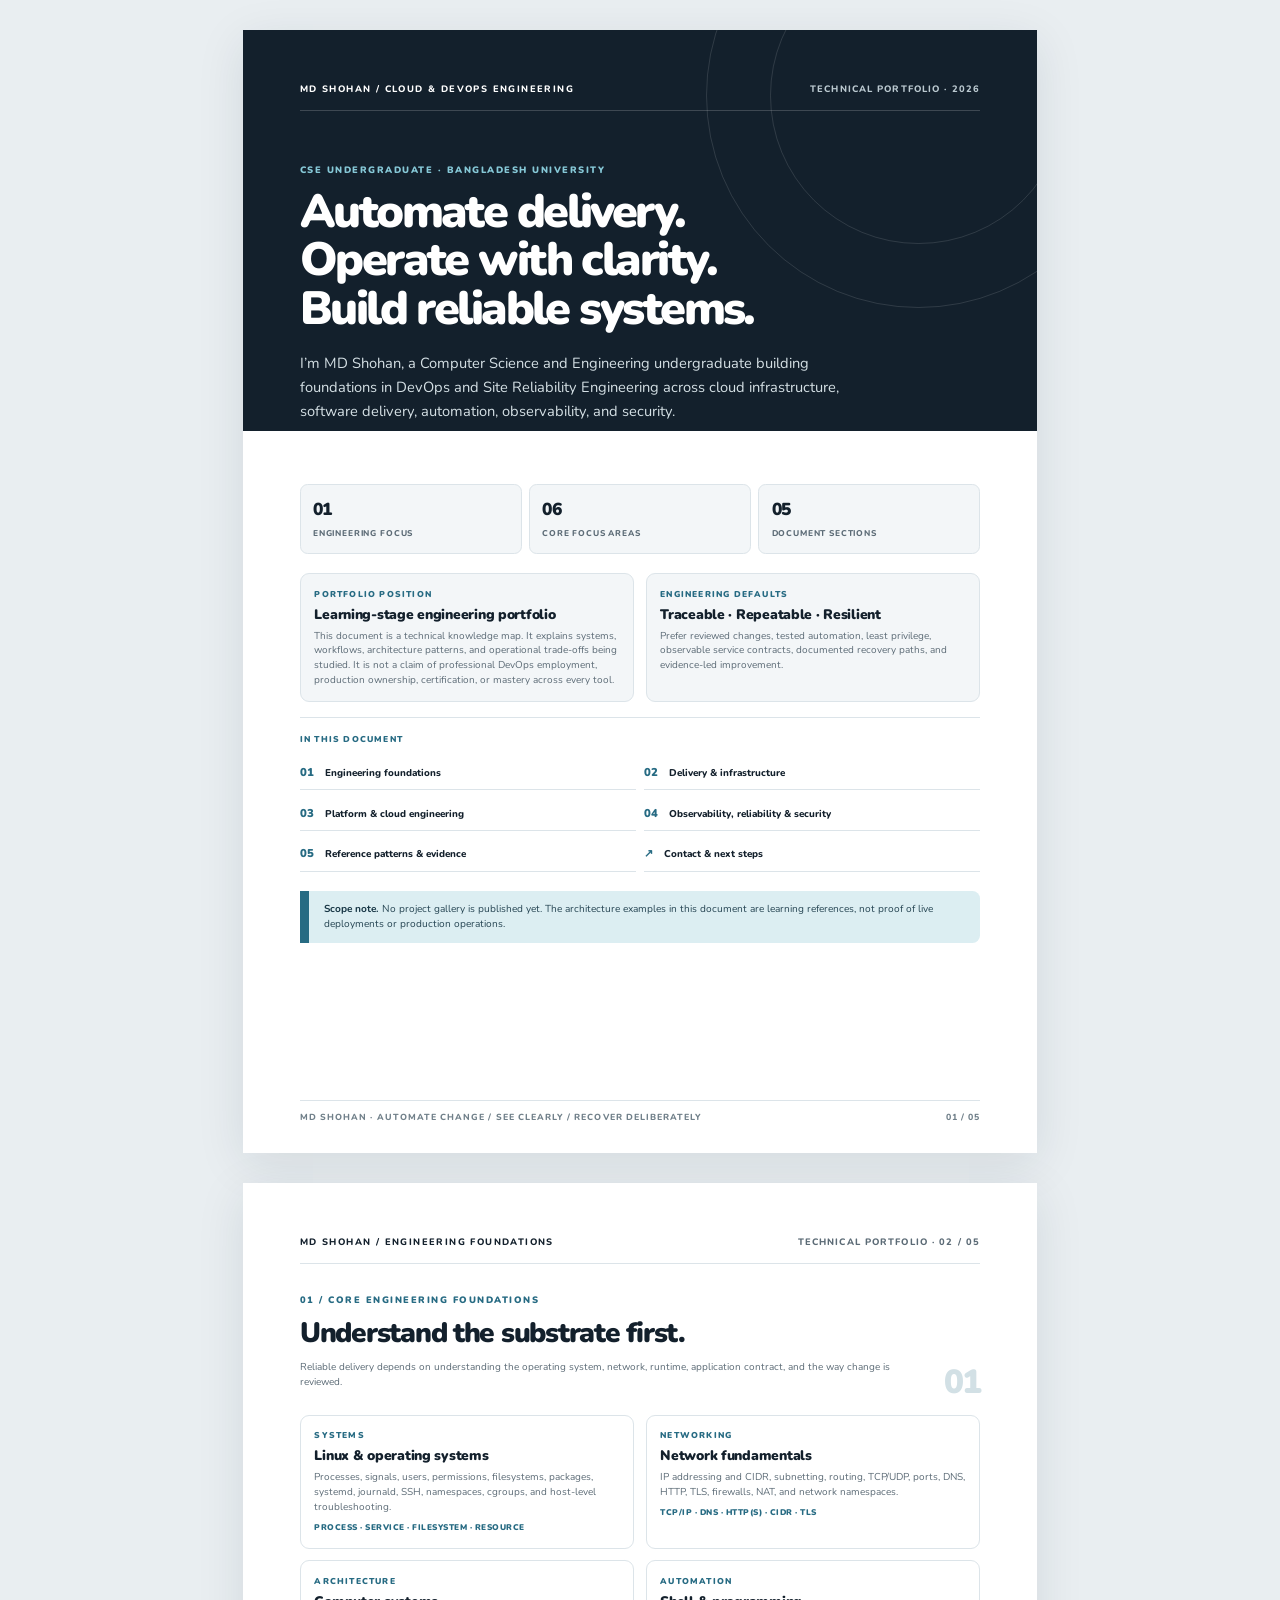
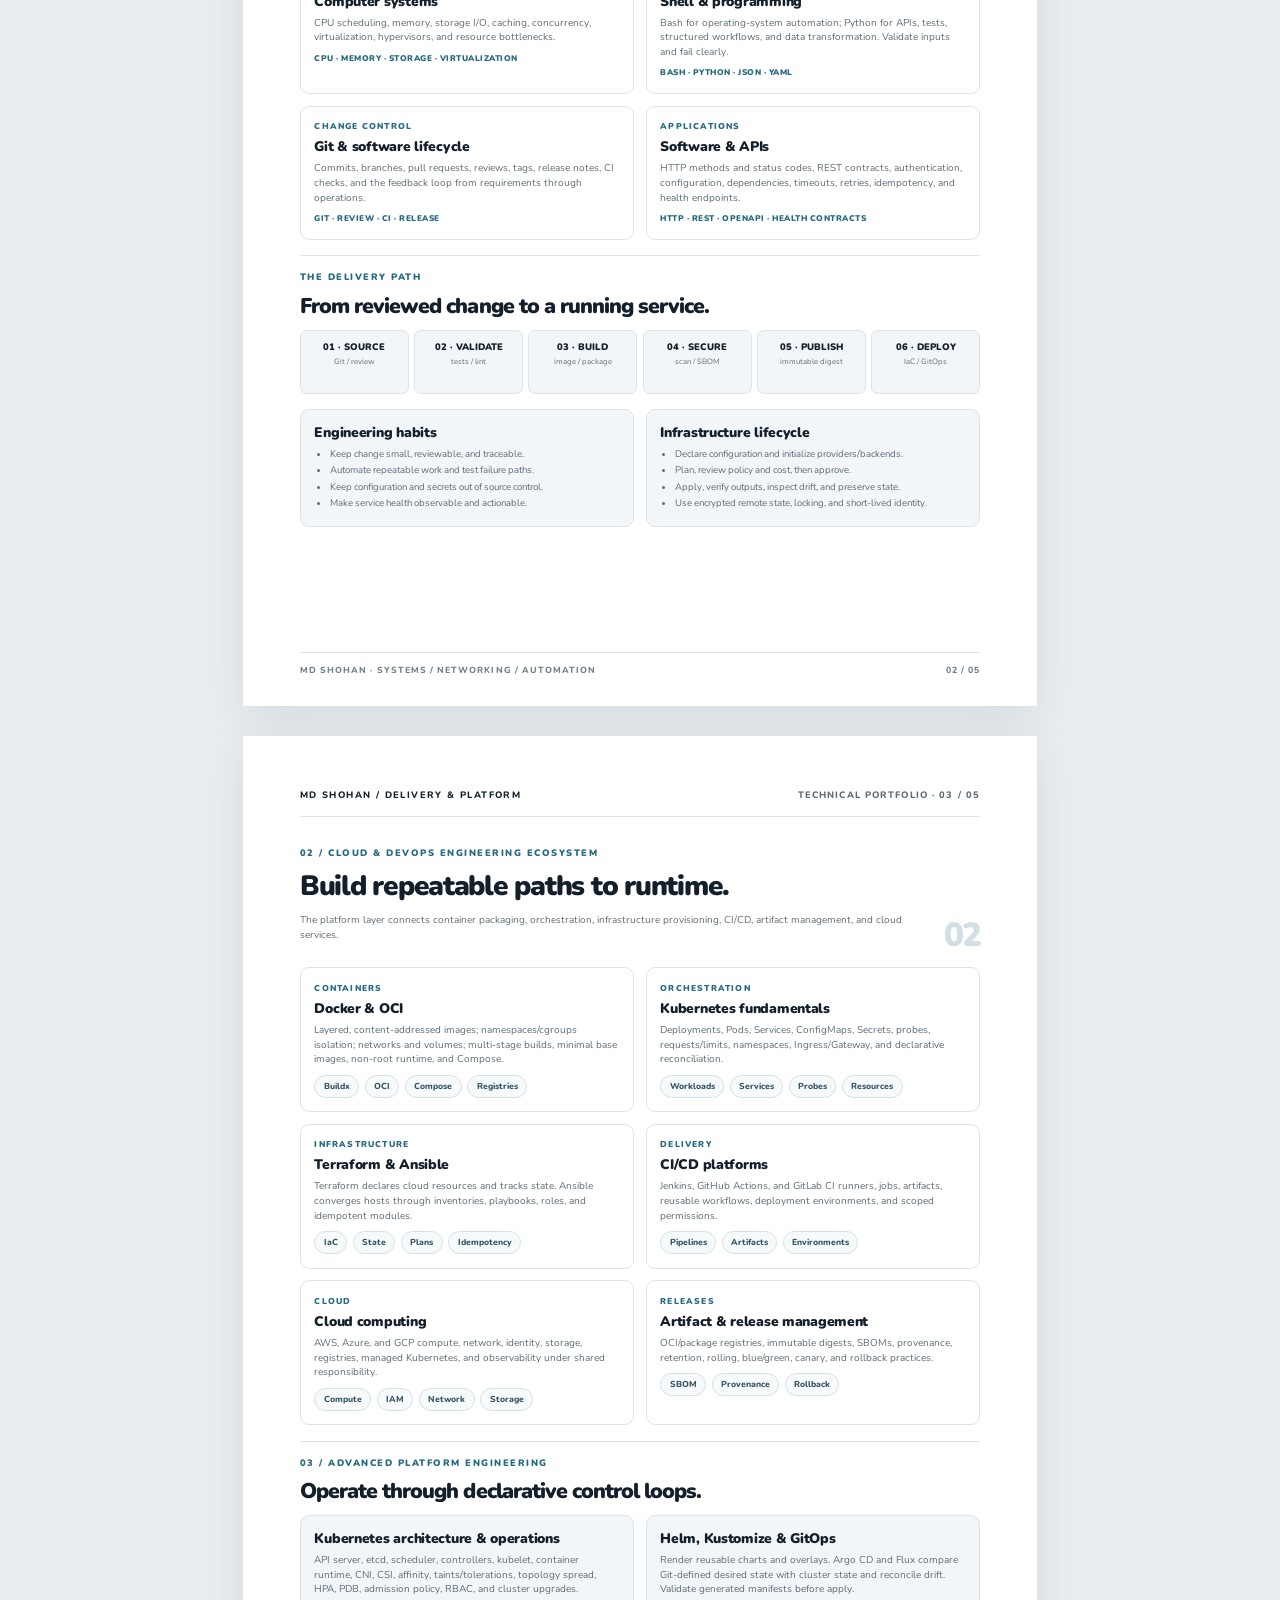
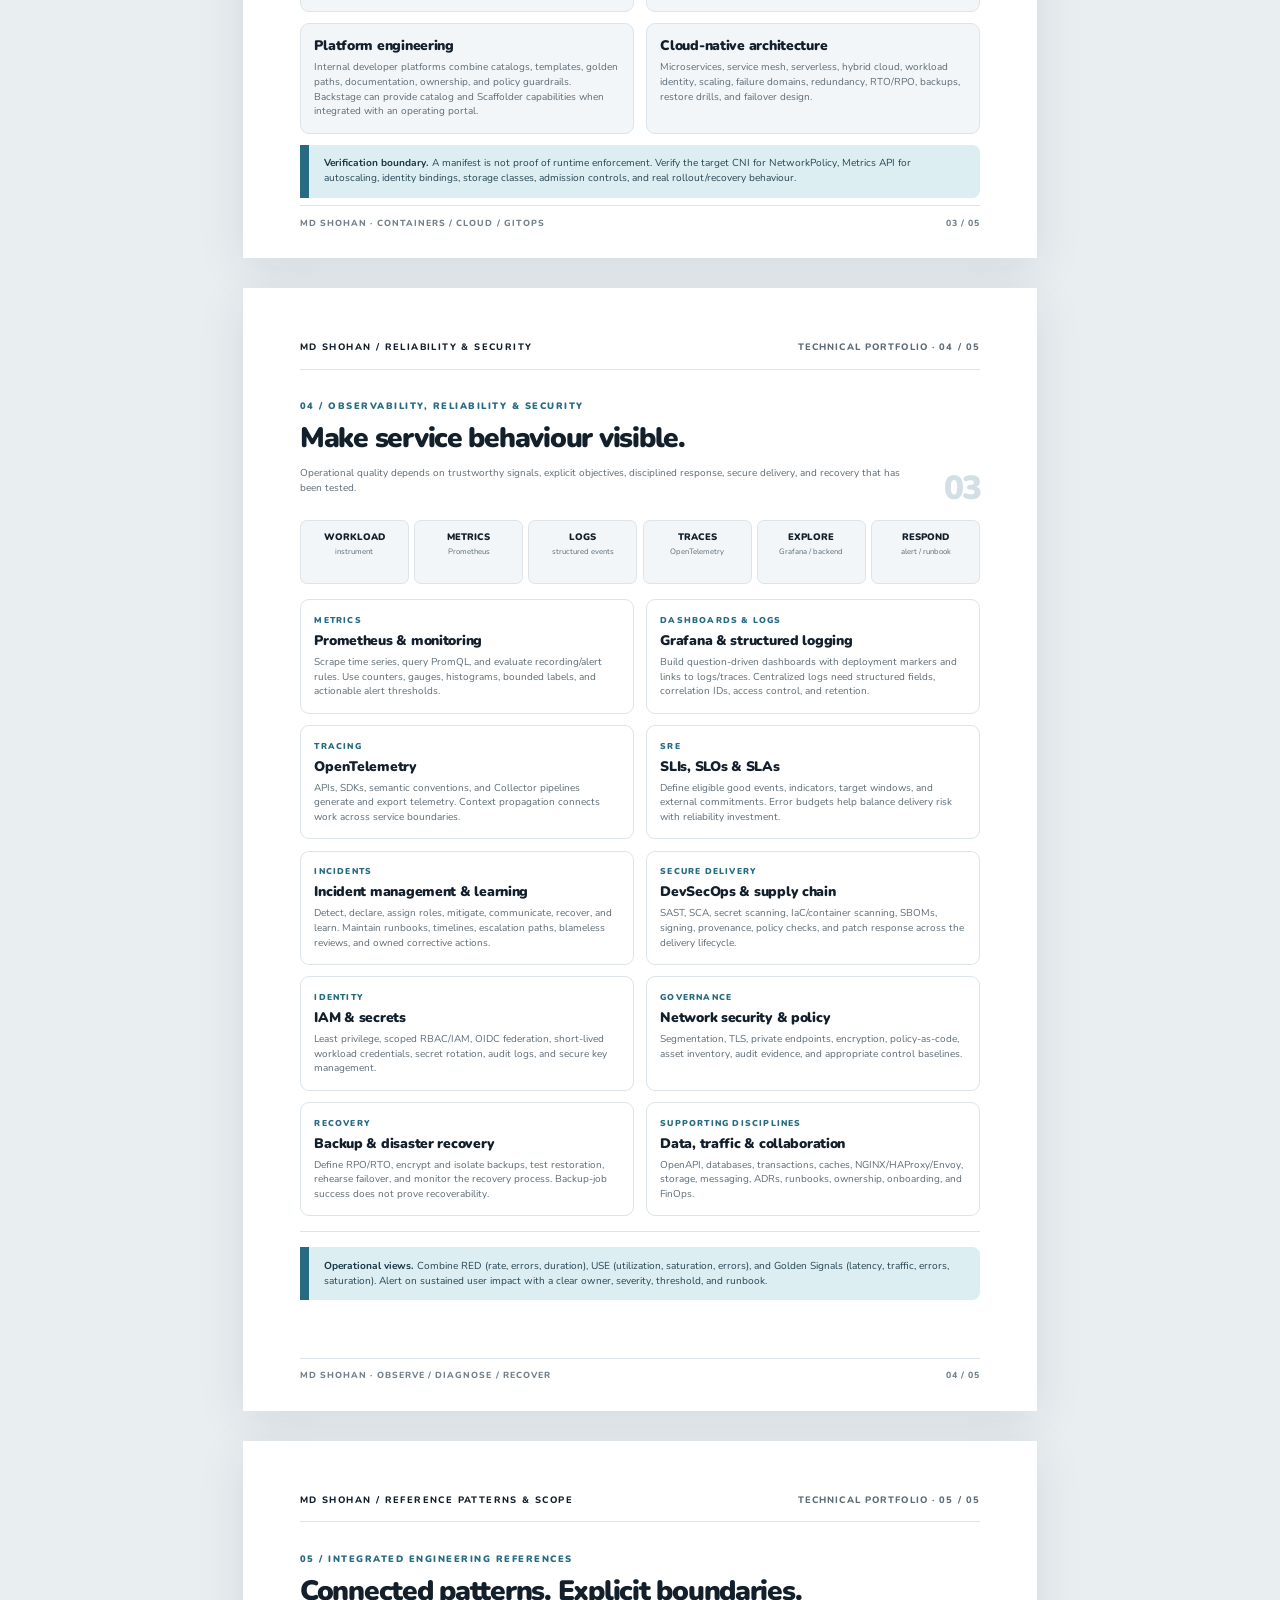
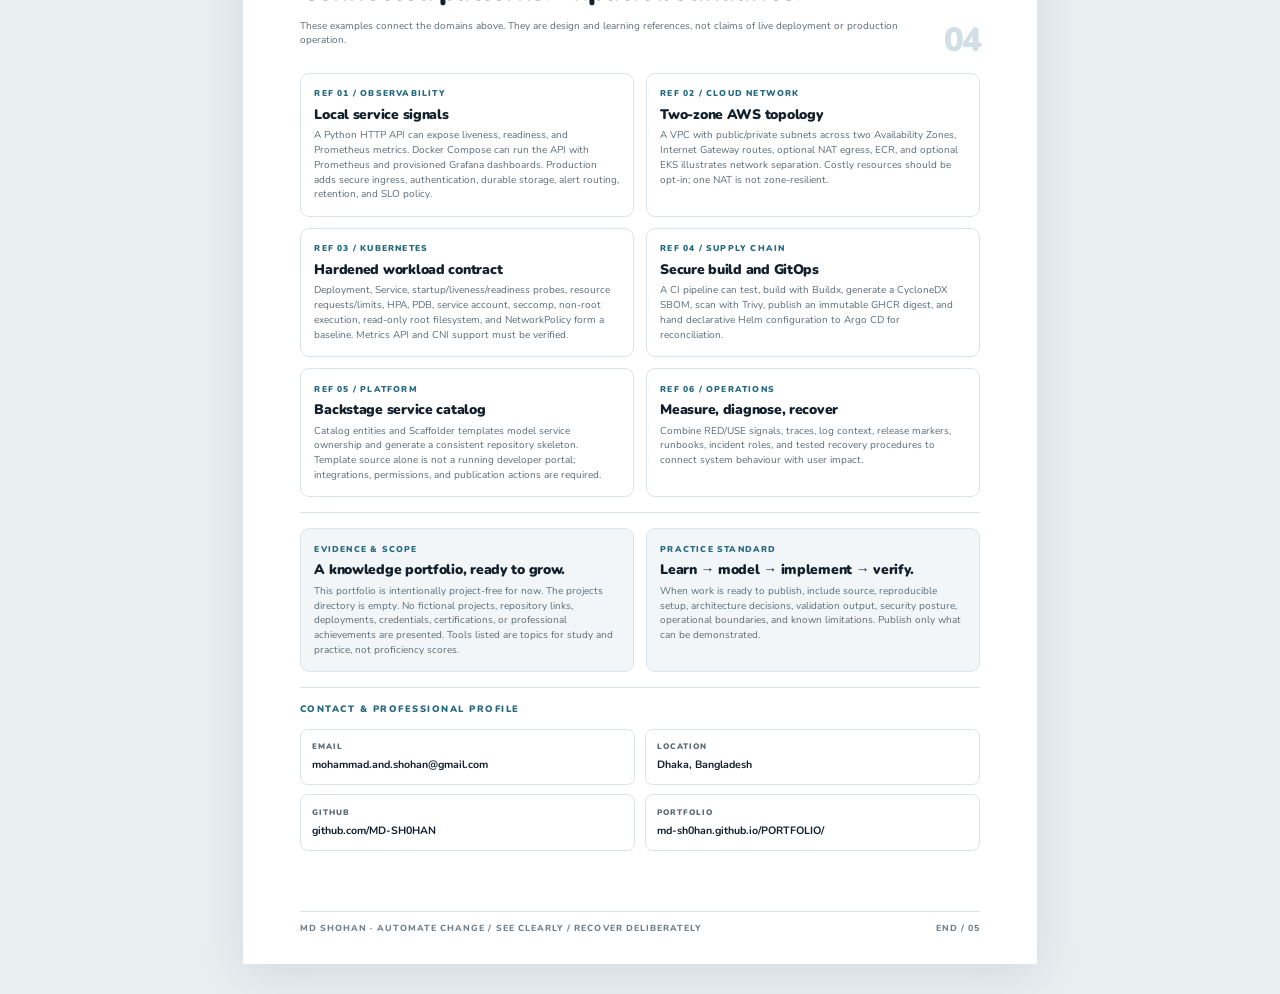
<file: portfolio-print.html>
<!doctype html><html lang="en"><head><meta charset="utf-8"><meta name="viewport" content="width=device-width,initial-scale=1"><title>MD Shohan - Cloud &amp; DevOps Engineering Technical Portfolio</title><meta name="description" content="A learning-stage technical knowledge map across cloud infrastructure, DevOps, platform engineering, observability, reliability and security."><link rel="preconnect" href="https://fonts.googleapis.com"><link rel="preconnect" href="https://fonts.gstatic.com" crossorigin><link href="https://fonts.googleapis.com/css2?family=Nunito:wght@400;500;600;700;800;900&display=swap" rel="stylesheet"><style>
:root{--ink:#13202c;--ink2:#243746;--muted:#5c6b76;--soft:#f3f6f8;--line:#dce4e9;--accent:#276b83;--accent2:#dceef2;--white:#fff;--font:"Nunito",sans-serif}
@page{size:A4;margin:0}
*{box-sizing:border-box}
html,body{margin:0;padding:0;background:#e9eef1;color:var(--ink);font-family:var(--font)}
a{color:inherit;text-decoration:none}
a:hover{color:var(--accent)}
body{font-size:9.1pt;line-height:1.5;-webkit-print-color-adjust:exact;print-color-adjust:exact}
.sheet{width:210mm;height:297mm;background:#fff;margin:8mm auto;position:relative;padding:14mm 15mm 16mm;overflow:hidden;page-break-after:always;box-shadow:0 3mm 12mm rgba(20,40,55,.10)}
.sheet:last-child{page-break-after:auto}
.top{display:flex;justify-content:space-between;align-items:center;gap:8mm;border-bottom:1px solid var(--line);padding-bottom:3.5mm;color:var(--muted);font-size:7pt;font-weight:800;letter-spacing:.12em;text-transform:uppercase}
.top .brand{color:var(--ink);letter-spacing:.15em}
.footer{position:absolute;left:15mm;right:15mm;bottom:7.5mm;border-top:1px solid var(--line);padding-top:2.8mm;display:flex;justify-content:space-between;color:#71808a;font-size:6.6pt;font-weight:800;letter-spacing:.12em;text-transform:uppercase}
.eyebrow{margin:0 0 2.5mm;color:var(--accent);font-size:7pt;font-weight:900;letter-spacing:.16em;text-transform:uppercase}
h1,h2,h3,p{margin-top:0}
h1{font-size:31pt;line-height:1.04;letter-spacing:-.055em;font-weight:900;margin:0 0 5mm}
h2{font-size:21pt;line-height:1.12;letter-spacing:-.045em;font-weight:900;margin:0 0 3mm}
h3{font-size:10.4pt;line-height:1.25;letter-spacing:-.02em;font-weight:900;margin:0 0 1.5mm}
p{margin:0 0 2.5mm;color:var(--muted)}
.lead{font-size:11pt;line-height:1.62;color:#364955;max-width:164mm}
.small{font-size:7.5pt;line-height:1.48}
.micro{font-size:6.6pt;line-height:1.4;color:var(--muted)}
.rule{height:1px;background:var(--line);margin:4mm 0}
.grid{display:grid;gap:3mm}
.two{grid-template-columns:1fr 1fr}
.three{grid-template-columns:repeat(3,1fr)}
.card{border:1px solid var(--line);border-radius:2.4mm;padding:3.6mm;background:#fff;break-inside:avoid;min-width:0}
.card.soft{background:var(--soft)}
.card.dark{background:var(--ink);border-color:var(--ink);color:#fff}
.card.dark p,.card.dark .small{color:#d1dbe0}
.kicker{display:block;font-size:6.4pt;font-weight:900;letter-spacing:.14em;text-transform:uppercase;color:var(--accent);margin-bottom:1.4mm}
.card p{font-size:7.5pt;line-height:1.47;margin-bottom:0}
.card h3{margin-bottom:1.5mm}
.card .tools{font-size:6.2pt;color:var(--accent);font-weight:900;letter-spacing:.06em;margin-top:2mm}
.stat-row{display:grid;grid-template-columns:repeat(3,1fr);gap:2mm;margin:5mm 0}
.stat{padding:3.2mm;border:1px solid var(--line);border-radius:2mm;background:var(--soft)}
.stat strong{display:block;font-size:13pt;font-weight:900;letter-spacing:-.04em;color:var(--ink)}
.stat span{font-size:6.3pt;text-transform:uppercase;letter-spacing:.1em;font-weight:800;color:var(--muted)}
.pillrow{display:flex;flex-wrap:wrap;gap:1.5mm;margin-top:2mm}
.pill{display:inline-block;padding:1.1mm 2.2mm;border:1px solid #d5e1e6;border-radius:99px;background:#f7fafb;color:#315363;font-size:6.5pt;font-weight:800}
.callout{border-left:2.5mm solid var(--accent);padding:3mm 4mm;background:var(--accent2);border-radius:0 2mm 2mm 0;color:#264553;font-size:7.6pt;line-height:1.48}
.callout strong{color:#173645}
.flow{display:grid;grid-template-columns:repeat(6,1fr);gap:1.4mm;margin:3mm 0 4mm}
.step{border:1px solid var(--line);background:var(--soft);border-radius:1.8mm;padding:2.4mm 1.5mm;text-align:center;min-height:17mm}
.step b{display:block;font-size:7.1pt;font-weight:900}
.step span{display:block;color:var(--muted);font-size:5.8pt;line-height:1.3;margin-top:.8mm}
.number{display:inline-grid;place-items:center;width:5.6mm;height:5.6mm;border-radius:1.6mm;background:var(--accent2);color:var(--accent);font-size:6.3pt;font-weight:900;margin-bottom:1.3mm}
.list{margin:1.2mm 0 0;padding-left:4mm;color:var(--muted);font-size:7.2pt;line-height:1.45}
.list li{margin:.7mm 0}
.page-title{display:flex;justify-content:space-between;align-items:flex-end;gap:6mm;margin:8mm 0 4mm}
.page-title .index{font-size:25pt;font-weight:900;letter-spacing:-.06em;color:#d2e0e5;line-height:1}
.cover{padding:0}
.cover-top{height:106mm;background:var(--ink);color:#fff;padding:14mm 15mm 13mm;position:relative;overflow:hidden}
.cover-top:before,.cover-top:after{content:"";position:absolute;border:1px solid rgba(255,255,255,.12);border-radius:50%;width:112mm;height:112mm;right:-25mm;top:-39mm}
.cover-top:after{width:78mm;height:78mm;right:-8mm;top:-22mm}
.cover-top .top{border-color:rgba(255,255,255,.18);color:#bbc9d0;position:relative;z-index:1}
.cover-top .brand{color:#fff}
.cover-top .eyebrow{color:#86c8d7;margin-top:14mm;position:relative;z-index:1}
.cover-top h1{font-size:35pt;color:#fff;max-width:160mm;position:relative;z-index:1;margin-bottom:5mm}
.cover-top .lead{color:#d5e0e5;max-width:154mm;position:relative;z-index:1}
.cover-body{padding:9mm 15mm 15mm}
.profile-line{display:flex;justify-content:space-between;align-items:center;gap:6mm;padding:4mm 0;border-bottom:1px solid var(--line);color:var(--muted);font-size:7.4pt}
.profile-line strong{color:var(--ink);font-weight:900}
.contact-grid{display:grid;grid-template-columns:1fr 1fr;gap:2.5mm;margin-top:3mm}
.contact-item{border:1px solid var(--line);border-radius:2mm;padding:3mm}
.contact-item span{display:block;color:var(--muted);font-size:6pt;letter-spacing:.12em;text-transform:uppercase;font-weight:900;margin-bottom:1mm}
.contact-item strong{display:block;font-size:8pt;overflow-wrap:anywhere}
.toc{display:grid;grid-template-columns:repeat(2,1fr);gap:2mm;margin-top:3mm}
.toc-item{display:flex;align-items:center;gap:3mm;border-bottom:1px solid var(--line);padding:2mm 0}
.toc-item b{font-size:8.5pt;color:var(--accent);font-weight:900}
.toc-item span{font-size:7.4pt;font-weight:800;color:var(--ink)}
.profile-onepage .cover-top{height:99mm}
.profile-onepage .cover-top .eyebrow{margin-top:9mm}
.profile-onepage .cover-top h1{font-size:30pt}
.profile-onepage .cover-body{padding-top:7mm}
.profile-onepage .card p{font-size:7.2pt}
@media print{html,body{background:#fff}.sheet{margin:0;box-shadow:none}.sheet:last-child{page-break-after:auto}}
</style></head><body><section class="sheet cover" id="cover">
  <div class="cover-top">
    <div class="top"><span class="brand">MD SHOHAN / CLOUD &amp; DEVOPS ENGINEERING</span><span>TECHNICAL PORTFOLIO · 2026</span></div>
    <p class="eyebrow">CSE UNDERGRADUATE · BANGLADESH UNIVERSITY</p>
    <h1>Automate delivery.<br>Operate with clarity.<br>Build reliable systems.</h1>
    <p class="lead">I’m MD Shohan, a Computer Science and Engineering undergraduate building foundations in DevOps and Site Reliability Engineering across cloud infrastructure, software delivery, automation, observability, and security.</p>
  </div>
  <div class="cover-body">
    <div class="stat-row">
      <div class="stat"><strong>01</strong><span>Engineering focus</span></div>
      <div class="stat"><strong>06</strong><span>Core focus areas</span></div>
      <div class="stat"><strong>05</strong><span>Document sections</span></div>
    </div>
    <div class="grid two">
      <article class="card soft"><span class="kicker">PORTFOLIO POSITION</span><h3>Learning-stage engineering portfolio</h3><p>This document is a technical knowledge map. It explains systems, workflows, architecture patterns, and operational trade-offs being studied. It is not a claim of professional DevOps employment, production ownership, certification, or mastery across every tool.</p></article>
      <article class="card soft"><span class="kicker">ENGINEERING DEFAULTS</span><h3>Traceable · Repeatable · Resilient</h3><p>Prefer reviewed changes, tested automation, least privilege, observable service contracts, documented recovery paths, and evidence-led improvement.</p></article>
    </div>
    <div class="rule"></div>
    <span class="kicker">IN THIS DOCUMENT</span>
    <div class="toc">
      <a class="toc-item" href="#foundations"><b>01</b><span>Engineering foundations</span></a><a class="toc-item" href="#platform"><b>02</b><span>Delivery & infrastructure</span></a>
      <a class="toc-item" href="#platform"><b>03</b><span>Platform & cloud engineering</span></a><a class="toc-item" href="#reliability"><b>04</b><span>Observability, reliability & security</span></a>
      <a class="toc-item" href="#references"><b>05</b><span>Reference patterns & evidence</span></a><a class="toc-item" href="#references"><b>↗</b><span>Contact & next steps</span></a>
    </div>
    <div class="callout" style="margin-top:5mm"><strong>Scope note.</strong> No project gallery is published yet. The architecture examples in this document are learning references, not proof of live deployments or production operations.</div>
  </div>
  <div class="footer"><span>MD SHOHAN · AUTOMATE CHANGE / SEE CLEARLY / RECOVER DELIBERATELY</span><span>01 / 05</span></div>
</section><section class="sheet" id="foundations">
  <div class="top"><span class="brand">MD SHOHAN / ENGINEERING FOUNDATIONS</span><span>TECHNICAL PORTFOLIO · 02 / 05</span></div>
  <div class="page-title"><div><p class="eyebrow">01 / CORE ENGINEERING FOUNDATIONS</p><h2>Understand the substrate first.</h2><p class="small">Reliable delivery depends on understanding the operating system, network, runtime, application contract, and the way change is reviewed.</p></div><span class="index">01</span></div>
  <div class="grid two">
    <article class="card"><span class="kicker">SYSTEMS</span><h3>Linux & operating systems</h3><p>Processes, signals, users, permissions, filesystems, packages, systemd, journald, SSH, namespaces, cgroups, and host-level troubleshooting.</p><div class="tools">PROCESS · SERVICE · FILESYSTEM · RESOURCE</div></article>
    <article class="card"><span class="kicker">NETWORKING</span><h3>Network fundamentals</h3><p>IP addressing and CIDR, subnetting, routing, TCP/UDP, ports, DNS, HTTP, TLS, firewalls, NAT, and network namespaces.</p><div class="tools">TCP/IP · DNS · HTTP(S) · CIDR · TLS</div></article>
    <article class="card"><span class="kicker">ARCHITECTURE</span><h3>Computer systems</h3><p>CPU scheduling, memory, storage I/O, caching, concurrency, virtualization, hypervisors, and resource bottlenecks.</p><div class="tools">CPU · MEMORY · STORAGE · VIRTUALIZATION</div></article>
    <article class="card"><span class="kicker">AUTOMATION</span><h3>Shell & programming</h3><p>Bash for operating-system automation; Python for APIs, tests, structured workflows, and data transformation. Validate inputs and fail clearly.</p><div class="tools">BASH · PYTHON · JSON · YAML</div></article>
    <article class="card"><span class="kicker">CHANGE CONTROL</span><h3>Git & software lifecycle</h3><p>Commits, branches, pull requests, reviews, tags, release notes, CI checks, and the feedback loop from requirements through operations.</p><div class="tools">GIT · REVIEW · CI · RELEASE</div></article>
    <article class="card"><span class="kicker">APPLICATIONS</span><h3>Software & APIs</h3><p>HTTP methods and status codes, REST contracts, authentication, configuration, dependencies, timeouts, retries, idempotency, and health endpoints.</p><div class="tools">HTTP · REST · OPENAPI · HEALTH CONTRACTS</div></article>
  </div>
  <div class="rule"></div>
  <p class="eyebrow">THE DELIVERY PATH</p><h2 style="font-size:16pt">From reviewed change to a running service.</h2>
  <div class="flow">
    <div class="step"><b>01 · SOURCE</b><span>Git / review</span></div><div class="step"><b>02 · VALIDATE</b><span>tests / lint</span></div><div class="step"><b>03 · BUILD</b><span>image / package</span></div><div class="step"><b>04 · SECURE</b><span>scan / SBOM</span></div><div class="step"><b>05 · PUBLISH</b><span>immutable digest</span></div><div class="step"><b>06 · DEPLOY</b><span>IaC / GitOps</span></div>
  </div>
  <div class="grid two">
    <article class="card soft"><h3>Engineering habits</h3><ul class="list"><li>Keep change small, reviewable, and traceable.</li><li>Automate repeatable work and test failure paths.</li><li>Keep configuration and secrets out of source control.</li><li>Make service health observable and actionable.</li></ul></article>
    <article class="card soft"><h3>Infrastructure lifecycle</h3><ul class="list"><li>Declare configuration and initialize providers/backends.</li><li>Plan, review policy and cost, then approve.</li><li>Apply, verify outputs, inspect drift, and preserve state.</li><li>Use encrypted remote state, locking, and short-lived identity.</li></ul></article>
  </div>
  <div class="footer"><span>MD SHOHAN · SYSTEMS / NETWORKING / AUTOMATION</span><span>02 / 05</span></div>
</section><section class="sheet" id="platform">
  <div class="top"><span class="brand">MD SHOHAN / DELIVERY & PLATFORM</span><span>TECHNICAL PORTFOLIO · 03 / 05</span></div>
  <div class="page-title"><div><p class="eyebrow">02 / CLOUD &amp; DEVOPS ENGINEERING ECOSYSTEM</p><h2>Build repeatable paths to runtime.</h2><p class="small">The platform layer connects container packaging, orchestration, infrastructure provisioning, CI/CD, artifact management, and cloud services.</p></div><span class="index">02</span></div>
  <div class="grid two">
    <article class="card"><span class="kicker">CONTAINERS</span><h3>Docker & OCI</h3><p>Layered, content-addressed images; namespaces/cgroups isolation; networks and volumes; multi-stage builds, minimal base images, non-root runtime, and Compose.</p><div class="pillrow"><span class="pill">Buildx</span><span class="pill">OCI</span><span class="pill">Compose</span><span class="pill">Registries</span></div></article>
    <article class="card"><span class="kicker">ORCHESTRATION</span><h3>Kubernetes fundamentals</h3><p>Deployments, Pods, Services, ConfigMaps, Secrets, probes, requests/limits, namespaces, Ingress/Gateway, and declarative reconciliation.</p><div class="pillrow"><span class="pill">Workloads</span><span class="pill">Services</span><span class="pill">Probes</span><span class="pill">Resources</span></div></article>
    <article class="card"><span class="kicker">INFRASTRUCTURE</span><h3>Terraform & Ansible</h3><p>Terraform declares cloud resources and tracks state. Ansible converges hosts through inventories, playbooks, roles, and idempotent modules.</p><div class="pillrow"><span class="pill">IaC</span><span class="pill">State</span><span class="pill">Plans</span><span class="pill">Idempotency</span></div></article>
    <article class="card"><span class="kicker">DELIVERY</span><h3>CI/CD platforms</h3><p>Jenkins, GitHub Actions, and GitLab CI runners, jobs, artifacts, reusable workflows, deployment environments, and scoped permissions.</p><div class="pillrow"><span class="pill">Pipelines</span><span class="pill">Artifacts</span><span class="pill">Environments</span></div></article>
    <article class="card"><span class="kicker">CLOUD</span><h3>Cloud computing</h3><p>AWS, Azure, and GCP compute, network, identity, storage, registries, managed Kubernetes, and observability under shared responsibility.</p><div class="pillrow"><span class="pill">Compute</span><span class="pill">IAM</span><span class="pill">Network</span><span class="pill">Storage</span></div></article>
    <article class="card"><span class="kicker">RELEASES</span><h3>Artifact & release management</h3><p>OCI/package registries, immutable digests, SBOMs, provenance, retention, rolling, blue/green, canary, and rollback practices.</p><div class="pillrow"><span class="pill">SBOM</span><span class="pill">Provenance</span><span class="pill">Rollback</span></div></article>
  </div>
  <div class="rule"></div>
  <p class="eyebrow">03 / ADVANCED PLATFORM ENGINEERING</p><h2 style="font-size:16pt">Operate through declarative control loops.</h2>
  <div class="grid two">
    <article class="card soft"><h3>Kubernetes architecture & operations</h3><p>API server, etcd, scheduler, controllers, kubelet, container runtime, CNI, CSI, affinity, taints/tolerations, topology spread, HPA, PDB, admission policy, RBAC, and cluster upgrades.</p></article>
    <article class="card soft"><h3>Helm, Kustomize & GitOps</h3><p>Render reusable charts and overlays. Argo CD and Flux compare Git-defined desired state with cluster state and reconcile drift. Validate generated manifests before apply.</p></article>
    <article class="card soft"><h3>Platform engineering</h3><p>Internal developer platforms combine catalogs, templates, golden paths, documentation, ownership, and policy guardrails. Backstage can provide catalog and Scaffolder capabilities when integrated with an operating portal.</p></article>
    <article class="card soft"><h3>Cloud-native architecture</h3><p>Microservices, service mesh, serverless, hybrid cloud, workload identity, scaling, failure domains, redundancy, RTO/RPO, backups, restore drills, and failover design.</p></article>
  </div>
  <div class="callout" style="margin-top:3mm"><strong>Verification boundary.</strong> A manifest is not proof of runtime enforcement. Verify the target CNI for NetworkPolicy, Metrics API for autoscaling, identity bindings, storage classes, admission controls, and real rollout/recovery behaviour.</div>
  <div class="footer"><span>MD SHOHAN · CONTAINERS / CLOUD / GITOPS</span><span>03 / 05</span></div>
</section><section class="sheet" id="reliability">
  <div class="top"><span class="brand">MD SHOHAN / RELIABILITY & SECURITY</span><span>TECHNICAL PORTFOLIO · 04 / 05</span></div>
  <div class="page-title"><div><p class="eyebrow">04 / OBSERVABILITY, RELIABILITY & SECURITY</p><h2>Make service behaviour visible.</h2><p class="small">Operational quality depends on trustworthy signals, explicit objectives, disciplined response, secure delivery, and recovery that has been tested.</p></div><span class="index">03</span></div>
  <div class="flow">
    <div class="step"><b>WORKLOAD</b><span>instrument</span></div><div class="step"><b>METRICS</b><span>Prometheus</span></div><div class="step"><b>LOGS</b><span>structured events</span></div><div class="step"><b>TRACES</b><span>OpenTelemetry</span></div><div class="step"><b>EXPLORE</b><span>Grafana / backend</span></div><div class="step"><b>RESPOND</b><span>alert / runbook</span></div>
  </div>
  <div class="grid two">
    <article class="card"><span class="kicker">METRICS</span><h3>Prometheus & monitoring</h3><p>Scrape time series, query PromQL, and evaluate recording/alert rules. Use counters, gauges, histograms, bounded labels, and actionable alert thresholds.</p></article>
    <article class="card"><span class="kicker">DASHBOARDS & LOGS</span><h3>Grafana & structured logging</h3><p>Build question-driven dashboards with deployment markers and links to logs/traces. Centralized logs need structured fields, correlation IDs, access control, and retention.</p></article>
    <article class="card"><span class="kicker">TRACING</span><h3>OpenTelemetry</h3><p>APIs, SDKs, semantic conventions, and Collector pipelines generate and export telemetry. Context propagation connects work across service boundaries.</p></article>
    <article class="card"><span class="kicker">SRE</span><h3>SLIs, SLOs & SLAs</h3><p>Define eligible good events, indicators, target windows, and external commitments. Error budgets help balance delivery risk with reliability investment.</p></article>
    <article class="card"><span class="kicker">INCIDENTS</span><h3>Incident management & learning</h3><p>Detect, declare, assign roles, mitigate, communicate, recover, and learn. Maintain runbooks, timelines, escalation paths, blameless reviews, and owned corrective actions.</p></article>
    <article class="card"><span class="kicker">SECURE DELIVERY</span><h3>DevSecOps & supply chain</h3><p>SAST, SCA, secret scanning, IaC/container scanning, SBOMs, signing, provenance, policy checks, and patch response across the delivery lifecycle.</p></article>
    <article class="card"><span class="kicker">IDENTITY</span><h3>IAM & secrets</h3><p>Least privilege, scoped RBAC/IAM, OIDC federation, short-lived workload credentials, secret rotation, audit logs, and secure key management.</p></article>
    <article class="card"><span class="kicker">GOVERNANCE</span><h3>Network security & policy</h3><p>Segmentation, TLS, private endpoints, encryption, policy-as-code, asset inventory, audit evidence, and appropriate control baselines.</p></article>
    <article class="card"><span class="kicker">RECOVERY</span><h3>Backup & disaster recovery</h3><p>Define RPO/RTO, encrypt and isolate backups, test restoration, rehearse failover, and monitor the recovery process. Backup-job success does not prove recoverability.</p></article>
    <article class="card"><span class="kicker">SUPPORTING DISCIPLINES</span><h3>Data, traffic & collaboration</h3><p>OpenAPI, databases, transactions, caches, NGINX/HAProxy/Envoy, storage, messaging, ADRs, runbooks, ownership, onboarding, and FinOps.</p></article>
  </div>
  <div class="rule"></div>
  <div class="callout"><strong>Operational views.</strong> Combine RED (rate, errors, duration), USE (utilization, saturation, errors), and Golden Signals (latency, traffic, errors, saturation). Alert on sustained user impact with a clear owner, severity, threshold, and runbook.</div>
  <div class="footer"><span>MD SHOHAN · OBSERVE / DIAGNOSE / RECOVER</span><span>04 / 05</span></div>
</section><section class="sheet" id="references">
  <div class="top"><span class="brand">MD SHOHAN / REFERENCE PATTERNS & SCOPE</span><span>TECHNICAL PORTFOLIO · 05 / 05</span></div>
  <div class="page-title"><div><p class="eyebrow">05 / INTEGRATED ENGINEERING REFERENCES</p><h2>Connected patterns. Explicit boundaries.</h2><p class="small">These examples connect the domains above. They are design and learning references, not claims of live deployment or production operation.</p></div><span class="index">04</span></div>
  <div class="grid two">
    <article class="card"><span class="kicker">REF 01 / OBSERVABILITY</span><h3>Local service signals</h3><p>A Python HTTP API can expose liveness, readiness, and Prometheus metrics. Docker Compose can run the API with Prometheus and provisioned Grafana dashboards. Production adds secure ingress, authentication, durable storage, alert routing, retention, and SLO policy.</p></article>
    <article class="card"><span class="kicker">REF 02 / CLOUD NETWORK</span><h3>Two-zone AWS topology</h3><p>A VPC with public/private subnets across two Availability Zones, Internet Gateway routes, optional NAT egress, ECR, and optional EKS illustrates network separation. Costly resources should be opt-in; one NAT is not zone-resilient.</p></article>
    <article class="card"><span class="kicker">REF 03 / KUBERNETES</span><h3>Hardened workload contract</h3><p>Deployment, Service, startup/liveness/readiness probes, resource requests/limits, HPA, PDB, service account, seccomp, non-root execution, read-only root filesystem, and NetworkPolicy form a baseline. Metrics API and CNI support must be verified.</p></article>
    <article class="card"><span class="kicker">REF 04 / SUPPLY CHAIN</span><h3>Secure build and GitOps</h3><p>A CI pipeline can test, build with Buildx, generate a CycloneDX SBOM, scan with Trivy, publish an immutable GHCR digest, and hand declarative Helm configuration to Argo CD for reconciliation.</p></article>
    <article class="card"><span class="kicker">REF 05 / PLATFORM</span><h3>Backstage service catalog</h3><p>Catalog entities and Scaffolder templates model service ownership and generate a consistent repository skeleton. Template source alone is not a running developer portal; integrations, permissions, and publication actions are required.</p></article>
    <article class="card"><span class="kicker">REF 06 / OPERATIONS</span><h3>Measure, diagnose, recover</h3><p>Combine RED/USE signals, traces, log context, release markers, runbooks, incident roles, and tested recovery procedures to connect system behaviour with user impact.</p></article>
  </div>
  <div class="rule"></div>
  <div class="grid two">
    <article class="card soft"><span class="kicker">EVIDENCE & SCOPE</span><h3>A knowledge portfolio, ready to grow.</h3><p>This portfolio is intentionally project-free for now. The projects directory is empty. No fictional projects, repository links, deployments, credentials, certifications, or professional achievements are presented. Tools listed are topics for study and practice, not proficiency scores.</p></article>
    <article class="card soft"><span class="kicker">PRACTICE STANDARD</span><h3>Learn → model → implement → verify.</h3><p>When work is ready to publish, include source, reproducible setup, architecture decisions, validation output, security posture, operational boundaries, and known limitations. Publish only what can be demonstrated.</p></article>
  </div>
  <div class="rule"></div>
  <p class="eyebrow">CONTACT & PROFESSIONAL PROFILE</p>
  <div class="contact-grid">
    <div class="contact-item"><span>Email</span><a href="mailto:mohammad.and.shohan@gmail.com"><strong>mohammad.and.shohan@gmail.com</strong></a></div>
    <div class="contact-item"><span>Location</span><strong>Dhaka, Bangladesh</strong></div>
    <div class="contact-item"><span>GitHub</span><a href="https://github.com/MD-SH0HAN"><strong>github.com/MD-SH0HAN</strong></a></div>
    <div class="contact-item"><span>Portfolio</span><a href="https://md-sh0han.github.io/PORTFOLIO/"><strong>md-sh0han.github.io/PORTFOLIO/</strong></a></div>
  </div>
  <div class="footer"><span>MD SHOHAN · AUTOMATE CHANGE / SEE CLEARLY / RECOVER DELIBERATELY</span><span>END / 05</span></div>
</section></body></html>
</file>
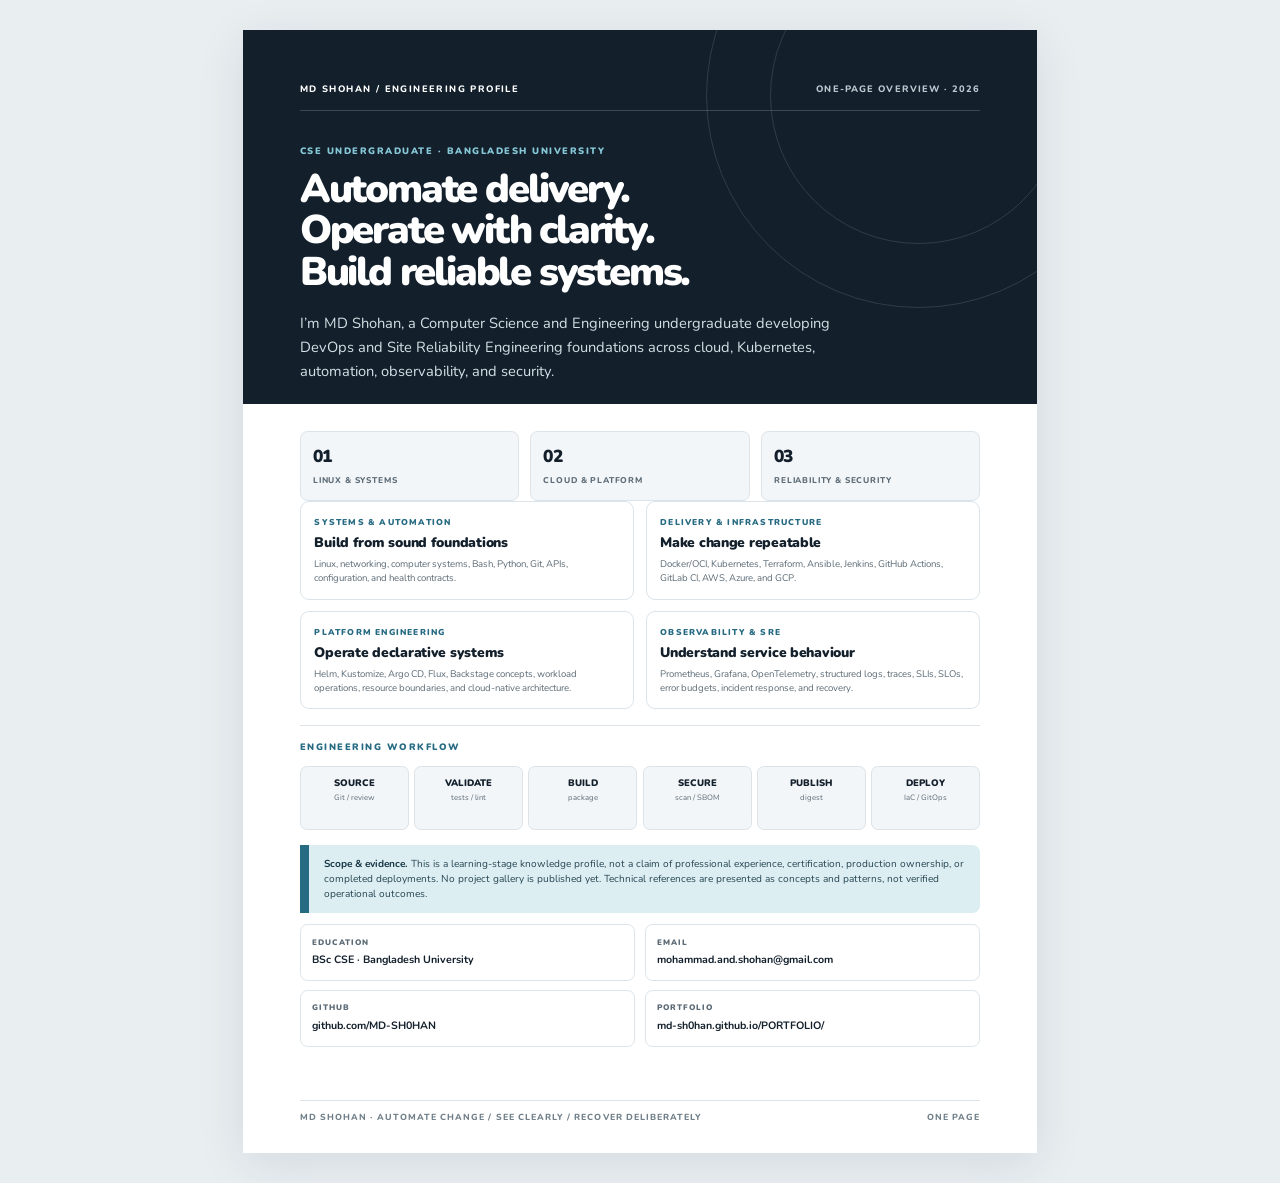
<file: documents/one-page-profile-print.html>
<!doctype html>
<!-- One-page printable profile. The stylesheet uses print dimensions so browser PDF export stays to one A4 sheet. --><html lang="en"><head><meta charset="utf-8"><meta name="viewport" content="width=device-width,initial-scale=1"><title>MD Shohan - Cloud &amp; DevOps Engineering Profile</title><meta name="description" content="One-page engineering profile for MD Shohan."><link rel="preconnect" href="https://fonts.googleapis.com"><link rel="preconnect" href="https://fonts.gstatic.com" crossorigin><link href="https://fonts.googleapis.com/css2?family=Nunito:wght@400;500;600;700;800;900&display=swap" rel="stylesheet"><style>
/* Print stylesheet map: page tokens → typography → cards and diagrams → page-specific layout → print reset. */
:root{--ink:#13202c;--ink2:#243746;--muted:#5c6b76;--soft:#f3f6f8;--line:#dce4e9;--accent:#276b83;--accent2:#dceef2;--white:#fff;--font:"Nunito",sans-serif}
@page{size:A4;margin:0}
*{box-sizing:border-box}
html,body{margin:0;padding:0;background:#e9eef1;color:var(--ink);font-family:var(--font)}
a{color:inherit;text-decoration:none}
a:hover{color:var(--accent)}
body{font-size:9.1pt;line-height:1.5;-webkit-print-color-adjust:exact;print-color-adjust:exact}
.sheet{width:210mm;height:297mm;background:#fff;margin:8mm auto;position:relative;padding:14mm 15mm 16mm;overflow:hidden;page-break-after:always;box-shadow:0 3mm 12mm rgba(20,40,55,.10)}
.sheet:last-child{page-break-after:auto}
.top{display:flex;justify-content:space-between;align-items:center;gap:8mm;border-bottom:1px solid var(--line);padding-bottom:3.5mm;color:var(--muted);font-size:7pt;font-weight:800;letter-spacing:.12em;text-transform:uppercase}
.top .brand{color:var(--ink);letter-spacing:.15em}
.footer{position:absolute;left:15mm;right:15mm;bottom:7.5mm;border-top:1px solid var(--line);padding-top:2.8mm;display:flex;justify-content:space-between;color:#71808a;font-size:6.6pt;font-weight:800;letter-spacing:.12em;text-transform:uppercase}
.eyebrow{margin:0 0 2.5mm;color:var(--accent);font-size:7pt;font-weight:900;letter-spacing:.16em;text-transform:uppercase}
h1,h2,h3,p{margin-top:0}
h1{font-size:31pt;line-height:1.04;letter-spacing:-.055em;font-weight:900;margin:0 0 5mm}
h2{font-size:21pt;line-height:1.12;letter-spacing:-.045em;font-weight:900;margin:0 0 3mm}
h3{font-size:10.4pt;line-height:1.25;letter-spacing:-.02em;font-weight:900;margin:0 0 1.5mm}
p{margin:0 0 2.5mm;color:var(--muted)}
.lead{font-size:11pt;line-height:1.62;color:#364955;max-width:164mm}
.small{font-size:7.5pt;line-height:1.48}
.micro{font-size:6.6pt;line-height:1.4;color:var(--muted)}
.rule{height:1px;background:var(--line);margin:4mm 0}
.grid{display:grid;gap:3mm}
.two{grid-template-columns:1fr 1fr}
.three{grid-template-columns:repeat(3,1fr)}
.card{border:1px solid var(--line);border-radius:2.4mm;padding:3.6mm;background:#fff;break-inside:avoid;min-width:0}
.card.soft{background:var(--soft)}
.card.dark{background:var(--ink);border-color:var(--ink);color:#fff}
.card.dark p,.card.dark .small{color:#d1dbe0}
.kicker{display:block;font-size:6.4pt;font-weight:900;letter-spacing:.14em;text-transform:uppercase;color:var(--accent);margin-bottom:1.4mm}
.card p{font-size:7.5pt;line-height:1.47;margin-bottom:0}
.card h3{margin-bottom:1.5mm}
.card .tools{font-size:6.2pt;color:var(--accent);font-weight:900;letter-spacing:.06em;margin-top:2mm}
.stat-row{display:grid;grid-template-columns:repeat(3,1fr);gap:2mm;margin:5mm 0}
.stat{padding:3.2mm;border:1px solid var(--line);border-radius:2mm;background:var(--soft)}
.stat strong{display:block;font-size:13pt;font-weight:900;letter-spacing:-.04em;color:var(--ink)}
.stat span{font-size:6.3pt;text-transform:uppercase;letter-spacing:.1em;font-weight:800;color:var(--muted)}
.pillrow{display:flex;flex-wrap:wrap;gap:1.5mm;margin-top:2mm}
.pill{display:inline-block;padding:1.1mm 2.2mm;border:1px solid #d5e1e6;border-radius:99px;background:#f7fafb;color:#315363;font-size:6.5pt;font-weight:800}
.callout{border-left:2.5mm solid var(--accent);padding:3mm 4mm;background:var(--accent2);border-radius:0 2mm 2mm 0;color:#264553;font-size:7.6pt;line-height:1.48}
.callout strong{color:#173645}
.flow{display:grid;grid-template-columns:repeat(6,1fr);gap:1.4mm;margin:3mm 0 4mm}
.step{border:1px solid var(--line);background:var(--soft);border-radius:1.8mm;padding:2.4mm 1.5mm;text-align:center;min-height:17mm}
.step b{display:block;font-size:7.1pt;font-weight:900}
.step span{display:block;color:var(--muted);font-size:5.8pt;line-height:1.3;margin-top:.8mm}
.number{display:inline-grid;place-items:center;width:5.6mm;height:5.6mm;border-radius:1.6mm;background:var(--accent2);color:var(--accent);font-size:6.3pt;font-weight:900;margin-bottom:1.3mm}
.list{margin:1.2mm 0 0;padding-left:4mm;color:var(--muted);font-size:7.2pt;line-height:1.45}
.list li{margin:.7mm 0}
.page-title{display:flex;justify-content:space-between;align-items:flex-end;gap:6mm;margin:8mm 0 4mm}
.page-title .index{font-size:25pt;font-weight:900;letter-spacing:-.06em;color:#d2e0e5;line-height:1}
.cover{padding:0}
.cover-top{height:106mm;background:var(--ink);color:#fff;padding:14mm 15mm 13mm;position:relative;overflow:hidden}
.cover-top:before,.cover-top:after{content:"";position:absolute;border:1px solid rgba(255,255,255,.12);border-radius:50%;width:112mm;height:112mm;right:-25mm;top:-39mm}
.cover-top:after{width:78mm;height:78mm;right:-8mm;top:-22mm}
.cover-top .top{border-color:rgba(255,255,255,.18);color:#bbc9d0;position:relative;z-index:1}
.cover-top .brand{color:#fff}
.cover-top .eyebrow{color:#86c8d7;margin-top:14mm;position:relative;z-index:1}
.cover-top h1{font-size:35pt;color:#fff;max-width:160mm;position:relative;z-index:1;margin-bottom:5mm}
.cover-top .lead{color:#d5e0e5;max-width:154mm;position:relative;z-index:1}
.cover-body{padding:9mm 15mm 15mm}
.profile-line{display:flex;justify-content:space-between;align-items:center;gap:6mm;padding:4mm 0;border-bottom:1px solid var(--line);color:var(--muted);font-size:7.4pt}
.profile-line strong{color:var(--ink);font-weight:900}
.contact-grid{display:grid;grid-template-columns:1fr 1fr;gap:2.5mm;margin-top:3mm}
.contact-item{border:1px solid var(--line);border-radius:2mm;padding:3mm}
.contact-item span{display:block;color:var(--muted);font-size:6pt;letter-spacing:.12em;text-transform:uppercase;font-weight:900;margin-bottom:1mm}
.contact-item strong{display:block;font-size:8pt;overflow-wrap:anywhere}
.toc{display:grid;grid-template-columns:repeat(2,1fr);gap:2mm;margin-top:3mm}
.toc-item{display:flex;align-items:center;gap:3mm;border-bottom:1px solid var(--line);padding:2mm 0}
.toc-item b{font-size:8.5pt;color:var(--accent);font-weight:900}
.toc-item span{font-size:7.4pt;font-weight:800;color:var(--ink)}
.profile-onepage .cover-top{height:99mm}
.profile-onepage .cover-top .eyebrow{margin-top:9mm}
.profile-onepage .cover-top h1{font-size:30pt}
.profile-onepage .cover-body{padding-top:7mm}
.profile-onepage .card p{font-size:7.2pt}
@media print{html,body{background:#fff}.sheet{margin:0;box-shadow:none}.sheet:last-child{page-break-after:auto}}
</style></head><body><section class="sheet cover profile-onepage">
<div class="cover-top"><div class="top"><span class="brand">MD SHOHAN / ENGINEERING PROFILE</span><span>ONE-PAGE OVERVIEW · 2026</span></div><p class="eyebrow">CSE UNDERGRADUATE · BANGLADESH UNIVERSITY</p><h1>Automate delivery.<br>Operate with clarity.<br>Build reliable systems.</h1><p class="lead">I’m MD Shohan, a Computer Science and Engineering undergraduate developing DevOps and Site Reliability Engineering foundations across cloud, Kubernetes, automation, observability, and security.</p></div>
<div class="cover-body"><div class="grid three"><div class="stat"><strong>01</strong><span>Linux & systems</span></div><div class="stat"><strong>02</strong><span>Cloud & platform</span></div><div class="stat"><strong>03</strong><span>Reliability & security</span></div></div>
<div class="grid two">
<article class="card"><span class="kicker">SYSTEMS & AUTOMATION</span><h3>Build from sound foundations</h3><p>Linux, networking, computer systems, Bash, Python, Git, APIs, configuration, and health contracts.</p></article>
<article class="card"><span class="kicker">DELIVERY & INFRASTRUCTURE</span><h3>Make change repeatable</h3><p>Docker/OCI, Kubernetes, Terraform, Ansible, Jenkins, GitHub Actions, GitLab CI, AWS, Azure, and GCP.</p></article>
<article class="card"><span class="kicker">PLATFORM ENGINEERING</span><h3>Operate declarative systems</h3><p>Helm, Kustomize, Argo CD, Flux, Backstage concepts, workload operations, resource boundaries, and cloud-native architecture.</p></article>
<article class="card"><span class="kicker">OBSERVABILITY & SRE</span><h3>Understand service behaviour</h3><p>Prometheus, Grafana, OpenTelemetry, structured logs, traces, SLIs, SLOs, error budgets, incident response, and recovery.</p></article>
</div>
<div class="rule"></div><p class="eyebrow">ENGINEERING WORKFLOW</p><div class="flow"><div class="step"><b>SOURCE</b><span>Git / review</span></div><div class="step"><b>VALIDATE</b><span>tests / lint</span></div><div class="step"><b>BUILD</b><span>package</span></div><div class="step"><b>SECURE</b><span>scan / SBOM</span></div><div class="step"><b>PUBLISH</b><span>digest</span></div><div class="step"><b>DEPLOY</b><span>IaC / GitOps</span></div></div>
<div class="callout"><strong>Scope & evidence.</strong> This is a learning-stage knowledge profile, not a claim of professional experience, certification, production ownership, or completed deployments. No project gallery is published yet. Technical references are presented as concepts and patterns, not verified operational outcomes.</div>
<div class="contact-grid"><div class="contact-item"><span>Education</span><strong>BSc CSE · Bangladesh University</strong></div><div class="contact-item"><span>Email</span><a href="mailto:mohammad.and.shohan@gmail.com"><strong>mohammad.and.shohan@gmail.com</strong></a></div><div class="contact-item"><span>GitHub</span><a href="https://github.com/MD-SH0HAN"><strong>github.com/MD-SH0HAN</strong></a></div><div class="contact-item"><span>Portfolio</span><a href="https://md-sh0han.github.io/PORTFOLIO/"><strong>md-sh0han.github.io/PORTFOLIO/</strong></a></div></div></div>
<div class="footer"><span>MD SHOHAN · AUTOMATE CHANGE / SEE CLEARLY / RECOVER DELIBERATELY</span><span>ONE PAGE</span></div></section></body></html>
</file>
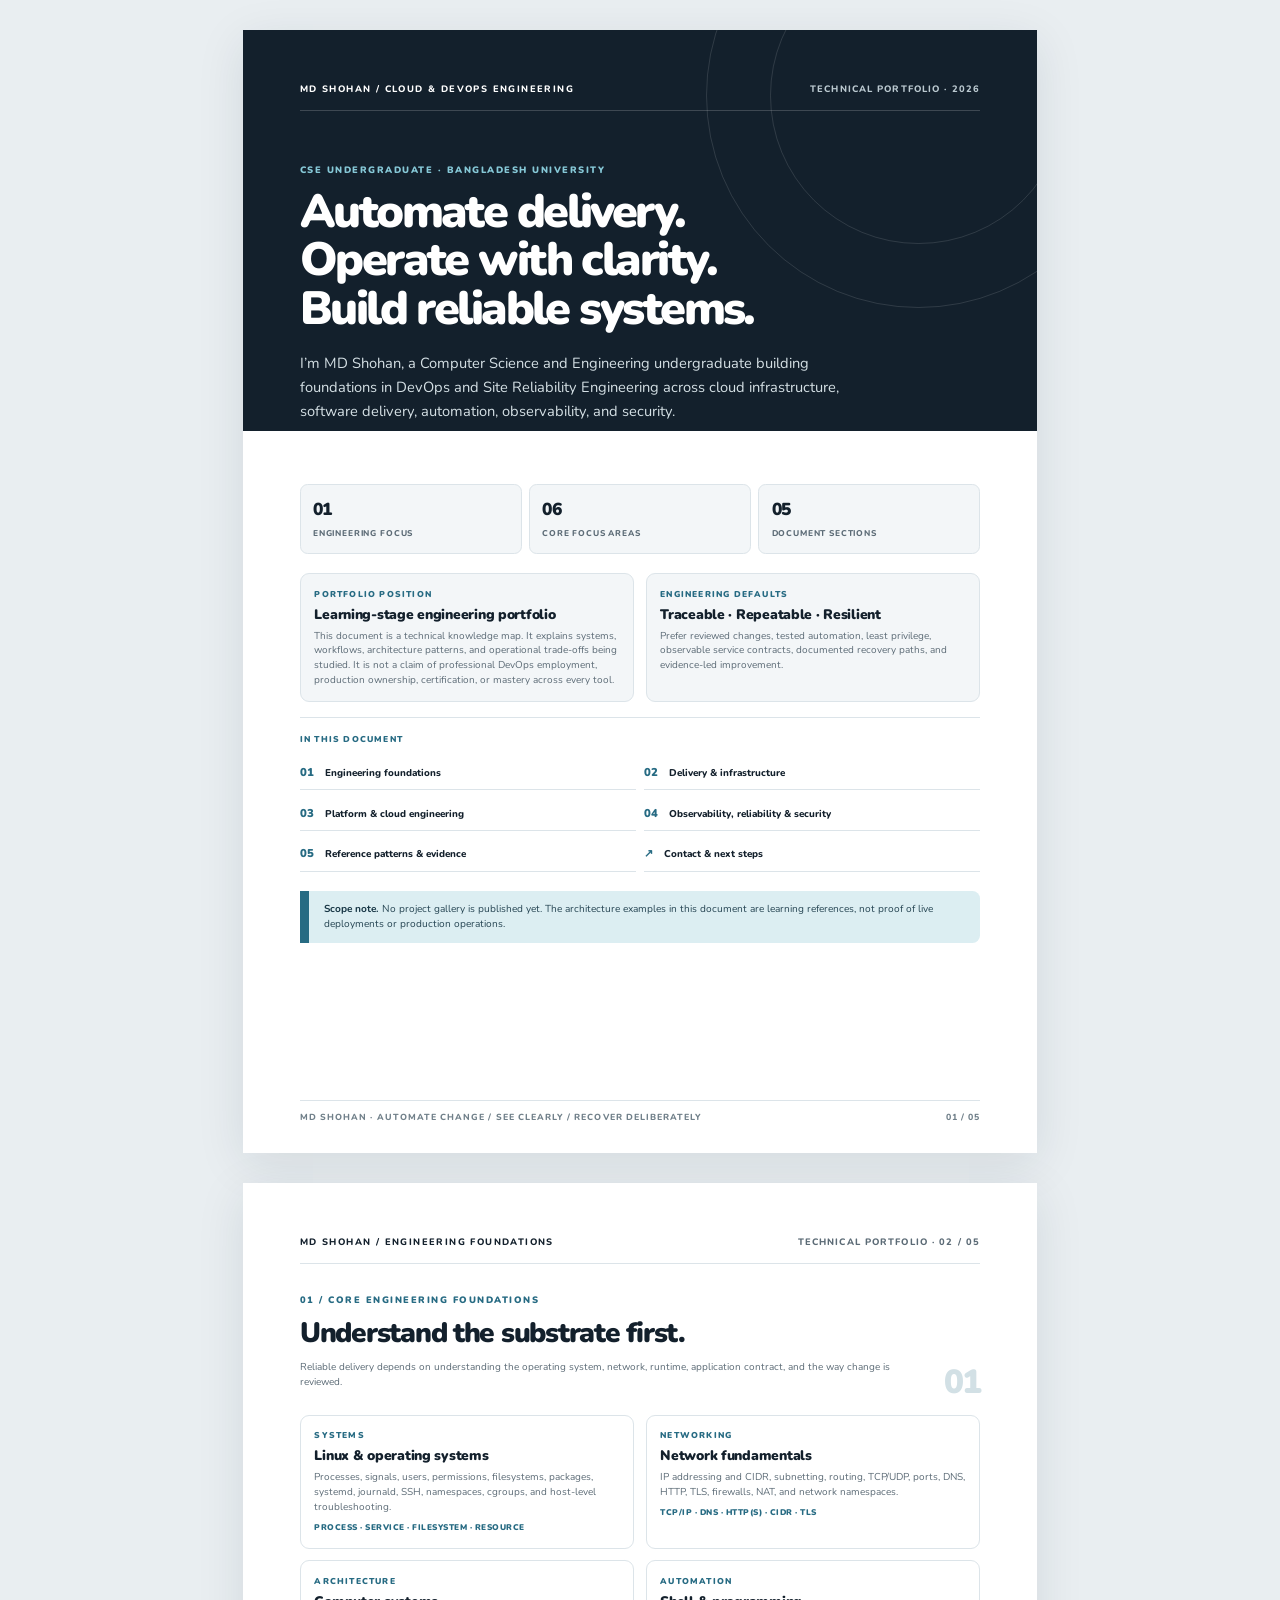
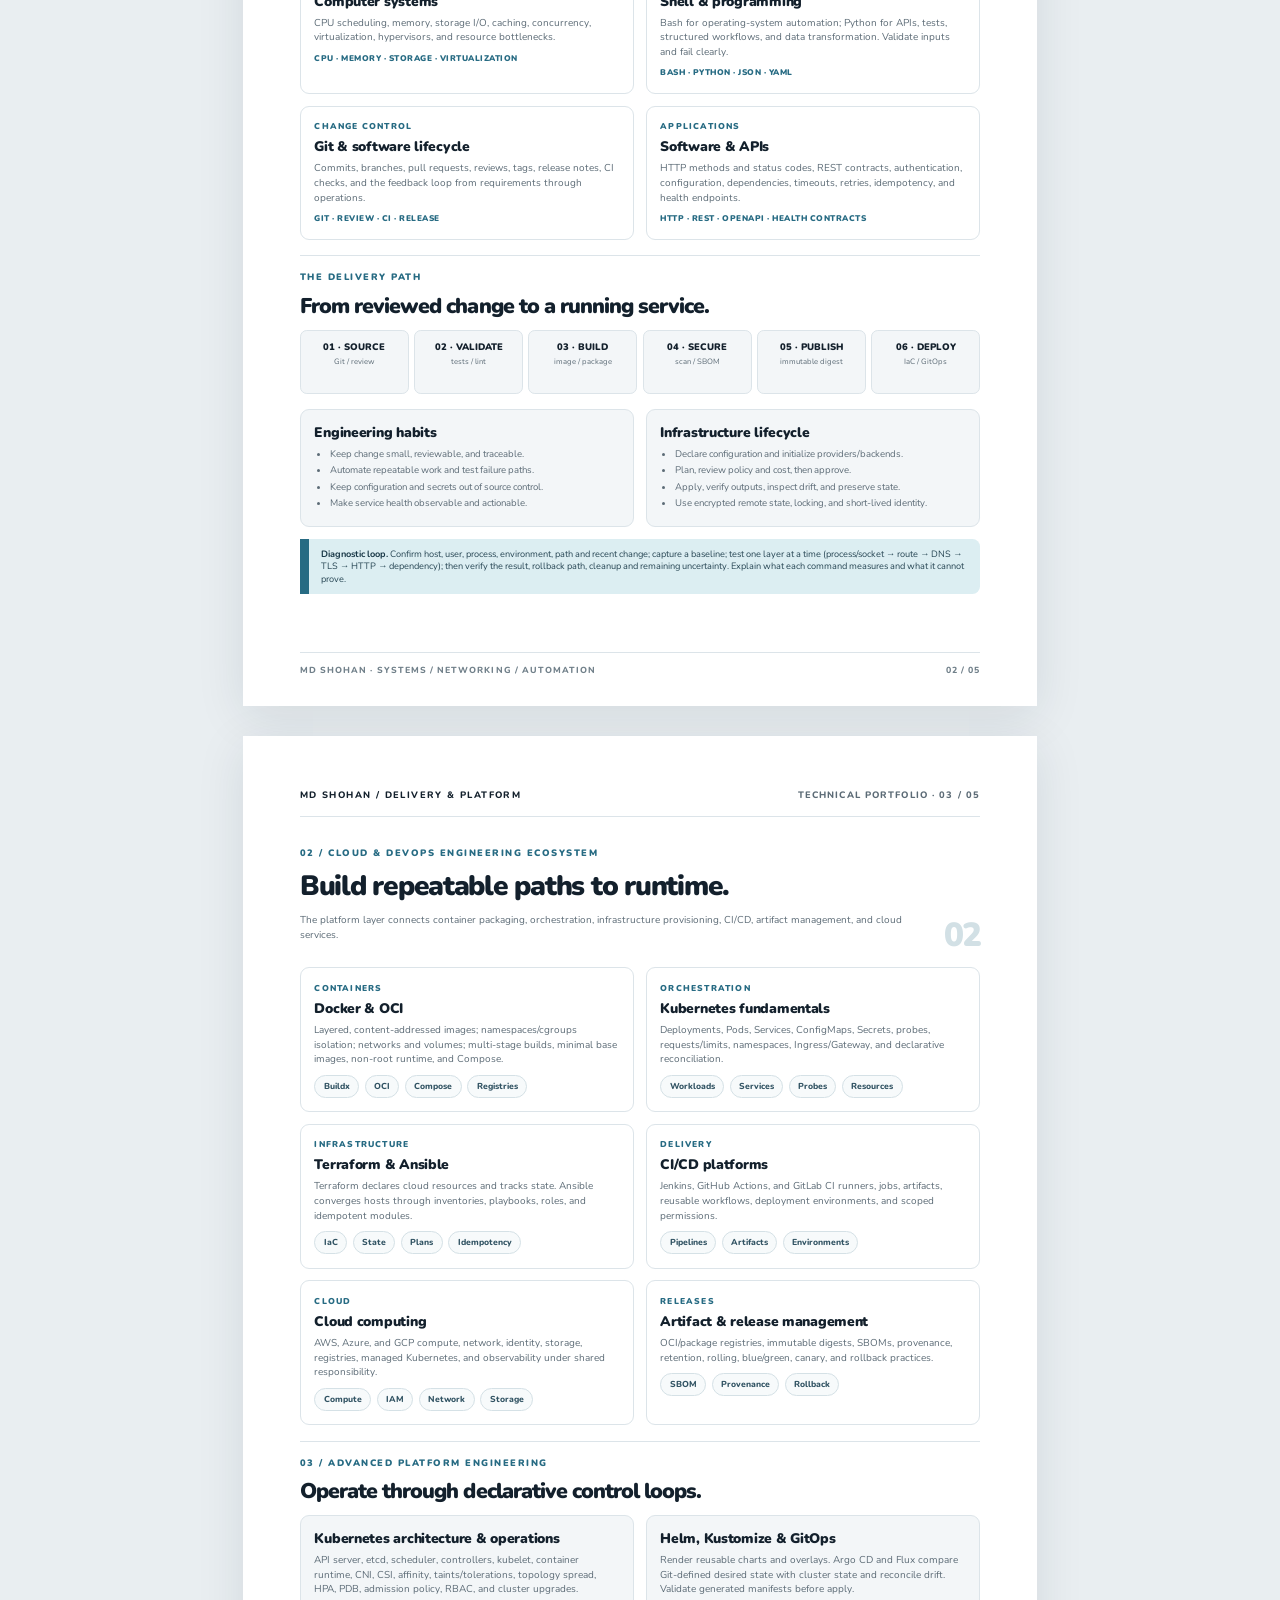
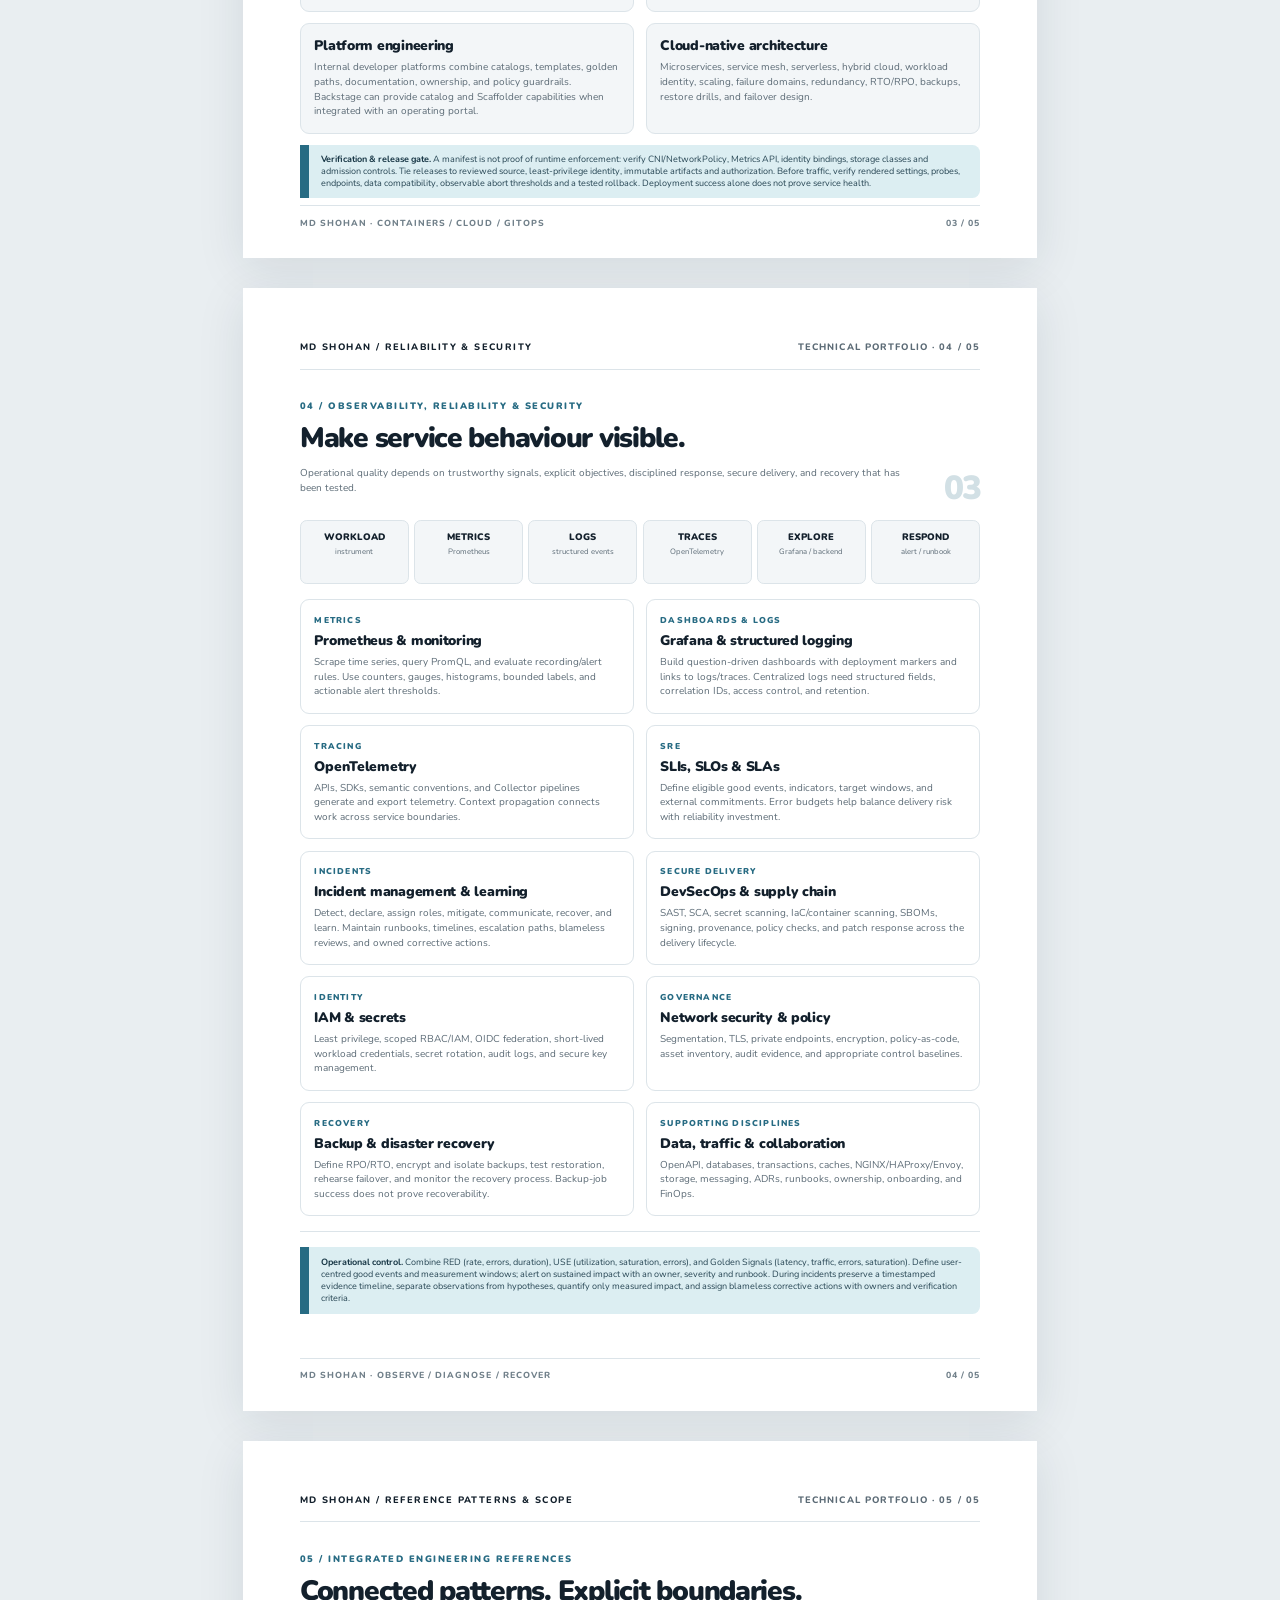
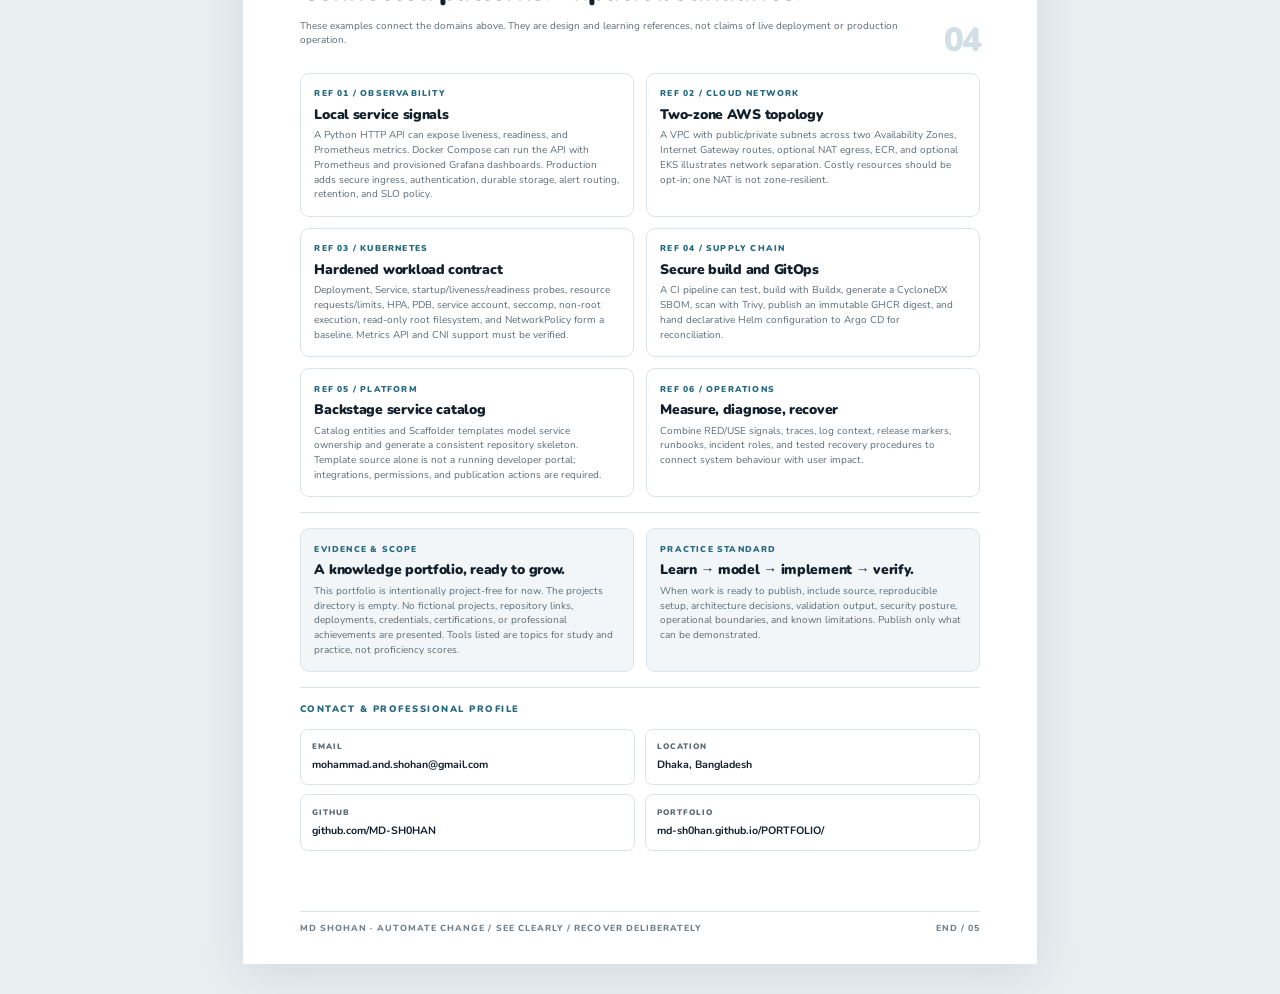
<file: documents/technical-portfolio-print.html>
<!doctype html>
<!-- Multi-page technical portfolio. Each .sheet is an A4 page; @page and @media print remove browser-only margins and shadows. --><html lang="en"><head><meta charset="utf-8"><meta name="viewport" content="width=device-width,initial-scale=1"><title>MD Shohan - Cloud &amp; DevOps Engineering Technical Portfolio</title><meta name="description" content="A learning-stage technical knowledge map across cloud infrastructure, DevOps, platform engineering, observability, reliability and security."><link rel="preconnect" href="https://fonts.googleapis.com"><link rel="preconnect" href="https://fonts.gstatic.com" crossorigin><link href="https://fonts.googleapis.com/css2?family=Nunito:wght@400;500;600;700;800;900&display=swap" rel="stylesheet"><style>
/* Print stylesheet map: page tokens → typography → cards and diagrams → page-specific layout → print reset. */
:root{--ink:#13202c;--ink2:#243746;--muted:#5c6b76;--soft:#f3f6f8;--line:#dce4e9;--accent:#276b83;--accent2:#dceef2;--white:#fff;--font:"Nunito",sans-serif}
@page{size:A4;margin:0}
*{box-sizing:border-box}
html,body{margin:0;padding:0;background:#e9eef1;color:var(--ink);font-family:var(--font)}
a{color:inherit;text-decoration:none}
a:hover{color:var(--accent)}
body{font-size:9.1pt;line-height:1.5;-webkit-print-color-adjust:exact;print-color-adjust:exact}
.sheet{width:210mm;height:297mm;background:#fff;margin:8mm auto;position:relative;padding:14mm 15mm 16mm;overflow:hidden;page-break-after:always;box-shadow:0 3mm 12mm rgba(20,40,55,.10)}
.sheet:last-child{page-break-after:auto}
.top{display:flex;justify-content:space-between;align-items:center;gap:8mm;border-bottom:1px solid var(--line);padding-bottom:3.5mm;color:var(--muted);font-size:7pt;font-weight:800;letter-spacing:.12em;text-transform:uppercase}
.top .brand{color:var(--ink);letter-spacing:.15em}
.footer{position:absolute;left:15mm;right:15mm;bottom:7.5mm;border-top:1px solid var(--line);padding-top:2.8mm;display:flex;justify-content:space-between;color:#71808a;font-size:6.6pt;font-weight:800;letter-spacing:.12em;text-transform:uppercase}
.eyebrow{margin:0 0 2.5mm;color:var(--accent);font-size:7pt;font-weight:900;letter-spacing:.16em;text-transform:uppercase}
h1,h2,h3,p{margin-top:0}
h1{font-size:31pt;line-height:1.04;letter-spacing:-.055em;font-weight:900;margin:0 0 5mm}
h2{font-size:21pt;line-height:1.12;letter-spacing:-.045em;font-weight:900;margin:0 0 3mm}
h3{font-size:10.4pt;line-height:1.25;letter-spacing:-.02em;font-weight:900;margin:0 0 1.5mm}
p{margin:0 0 2.5mm;color:var(--muted)}
.lead{font-size:11pt;line-height:1.62;color:#364955;max-width:164mm}
.small{font-size:7.5pt;line-height:1.48}
.micro{font-size:6.6pt;line-height:1.4;color:var(--muted)}
.rule{height:1px;background:var(--line);margin:4mm 0}
.grid{display:grid;gap:3mm}
.two{grid-template-columns:1fr 1fr}
.three{grid-template-columns:repeat(3,1fr)}
.card{border:1px solid var(--line);border-radius:2.4mm;padding:3.6mm;background:#fff;break-inside:avoid;min-width:0}
.card.soft{background:var(--soft)}
.card.dark{background:var(--ink);border-color:var(--ink);color:#fff}
.card.dark p,.card.dark .small{color:#d1dbe0}
.kicker{display:block;font-size:6.4pt;font-weight:900;letter-spacing:.14em;text-transform:uppercase;color:var(--accent);margin-bottom:1.4mm}
.card p{font-size:7.5pt;line-height:1.47;margin-bottom:0}
.card h3{margin-bottom:1.5mm}
.card .tools{font-size:6.2pt;color:var(--accent);font-weight:900;letter-spacing:.06em;margin-top:2mm}
.stat-row{display:grid;grid-template-columns:repeat(3,1fr);gap:2mm;margin:5mm 0}
.stat{padding:3.2mm;border:1px solid var(--line);border-radius:2mm;background:var(--soft)}
.stat strong{display:block;font-size:13pt;font-weight:900;letter-spacing:-.04em;color:var(--ink)}
.stat span{font-size:6.3pt;text-transform:uppercase;letter-spacing:.1em;font-weight:800;color:var(--muted)}
.pillrow{display:flex;flex-wrap:wrap;gap:1.5mm;margin-top:2mm}
.pill{display:inline-block;padding:1.1mm 2.2mm;border:1px solid #d5e1e6;border-radius:99px;background:#f7fafb;color:#315363;font-size:6.5pt;font-weight:800}
.callout{border-left:2.5mm solid var(--accent);padding:3mm 4mm;background:var(--accent2);border-radius:0 2mm 2mm 0;color:#264553;font-size:7.6pt;line-height:1.48}
.callout strong{color:#173645}
.flow{display:grid;grid-template-columns:repeat(6,1fr);gap:1.4mm;margin:3mm 0 4mm}
.step{border:1px solid var(--line);background:var(--soft);border-radius:1.8mm;padding:2.4mm 1.5mm;text-align:center;min-height:17mm}
.step b{display:block;font-size:7.1pt;font-weight:900}
.step span{display:block;color:var(--muted);font-size:5.8pt;line-height:1.3;margin-top:.8mm}
.number{display:inline-grid;place-items:center;width:5.6mm;height:5.6mm;border-radius:1.6mm;background:var(--accent2);color:var(--accent);font-size:6.3pt;font-weight:900;margin-bottom:1.3mm}
.list{margin:1.2mm 0 0;padding-left:4mm;color:var(--muted);font-size:7.2pt;line-height:1.45}
.list li{margin:.7mm 0}
.page-title{display:flex;justify-content:space-between;align-items:flex-end;gap:6mm;margin:8mm 0 4mm}
.page-title .index{font-size:25pt;font-weight:900;letter-spacing:-.06em;color:#d2e0e5;line-height:1}
.cover{padding:0}
.cover-top{height:106mm;background:var(--ink);color:#fff;padding:14mm 15mm 13mm;position:relative;overflow:hidden}
.cover-top:before,.cover-top:after{content:"";position:absolute;border:1px solid rgba(255,255,255,.12);border-radius:50%;width:112mm;height:112mm;right:-25mm;top:-39mm}
.cover-top:after{width:78mm;height:78mm;right:-8mm;top:-22mm}
.cover-top .top{border-color:rgba(255,255,255,.18);color:#bbc9d0;position:relative;z-index:1}
.cover-top .brand{color:#fff}
.cover-top .eyebrow{color:#86c8d7;margin-top:14mm;position:relative;z-index:1}
.cover-top h1{font-size:35pt;color:#fff;max-width:160mm;position:relative;z-index:1;margin-bottom:5mm}
.cover-top .lead{color:#d5e0e5;max-width:154mm;position:relative;z-index:1}
.cover-body{padding:9mm 15mm 15mm}
.profile-line{display:flex;justify-content:space-between;align-items:center;gap:6mm;padding:4mm 0;border-bottom:1px solid var(--line);color:var(--muted);font-size:7.4pt}
.profile-line strong{color:var(--ink);font-weight:900}
.contact-grid{display:grid;grid-template-columns:1fr 1fr;gap:2.5mm;margin-top:3mm}
.contact-item{border:1px solid var(--line);border-radius:2mm;padding:3mm}
.contact-item span{display:block;color:var(--muted);font-size:6pt;letter-spacing:.12em;text-transform:uppercase;font-weight:900;margin-bottom:1mm}
.contact-item strong{display:block;font-size:8pt;overflow-wrap:anywhere}
.toc{display:grid;grid-template-columns:repeat(2,1fr);gap:2mm;margin-top:3mm}
.toc-item{display:flex;align-items:center;gap:3mm;border-bottom:1px solid var(--line);padding:2mm 0}
.toc-item b{font-size:8.5pt;color:var(--accent);font-weight:900}
.toc-item span{font-size:7.4pt;font-weight:800;color:var(--ink)}
.profile-onepage .cover-top{height:99mm}
.profile-onepage .cover-top .eyebrow{margin-top:9mm}
.profile-onepage .cover-top h1{font-size:30pt}
.profile-onepage .cover-body{padding-top:7mm}
.profile-onepage .card p{font-size:7.2pt}
@media print{html,body{background:#fff}.sheet{margin:0;box-shadow:none}.sheet:last-child{page-break-after:auto}}
</style></head><body><!-- Cover: identity, portfolio scope, engineering defaults, and document contents. -->
<section class="sheet cover" id="cover">
  <div class="cover-top">
    <div class="top"><span class="brand">MD SHOHAN / CLOUD &amp; DEVOPS ENGINEERING</span><span>TECHNICAL PORTFOLIO · 2026</span></div>
    <p class="eyebrow">CSE UNDERGRADUATE · BANGLADESH UNIVERSITY</p>
    <h1>Automate delivery.<br>Operate with clarity.<br>Build reliable systems.</h1>
    <p class="lead">I’m MD Shohan, a Computer Science and Engineering undergraduate building foundations in DevOps and Site Reliability Engineering across cloud infrastructure, software delivery, automation, observability, and security.</p>
  </div>
  <div class="cover-body">
    <div class="stat-row">
      <div class="stat"><strong>01</strong><span>Engineering focus</span></div>
      <div class="stat"><strong>06</strong><span>Core focus areas</span></div>
      <div class="stat"><strong>05</strong><span>Document sections</span></div>
    </div>
    <div class="grid two">
      <article class="card soft"><span class="kicker">PORTFOLIO POSITION</span><h3>Learning-stage engineering portfolio</h3><p>This document is a technical knowledge map. It explains systems, workflows, architecture patterns, and operational trade-offs being studied. It is not a claim of professional DevOps employment, production ownership, certification, or mastery across every tool.</p></article>
      <article class="card soft"><span class="kicker">ENGINEERING DEFAULTS</span><h3>Traceable · Repeatable · Resilient</h3><p>Prefer reviewed changes, tested automation, least privilege, observable service contracts, documented recovery paths, and evidence-led improvement.</p></article>
    </div>
    <div class="rule"></div>
    <span class="kicker">IN THIS DOCUMENT</span>
    <div class="toc">
      <a class="toc-item" href="#foundations"><b>01</b><span>Engineering foundations</span></a><a class="toc-item" href="#platform"><b>02</b><span>Delivery & infrastructure</span></a>
      <a class="toc-item" href="#platform"><b>03</b><span>Platform & cloud engineering</span></a><a class="toc-item" href="#reliability"><b>04</b><span>Observability, reliability & security</span></a>
      <a class="toc-item" href="#references"><b>05</b><span>Reference patterns & evidence</span></a><a class="toc-item" href="#references"><b>↗</b><span>Contact & next steps</span></a>
    </div>
    <div class="callout" style="margin-top:5mm"><strong>Scope note.</strong> No project gallery is published yet. The architecture examples in this document are learning references, not proof of live deployments or production operations.</div>
  </div>
  <div class="footer"><span>MD SHOHAN · AUTOMATE CHANGE / SEE CLEARLY / RECOVER DELIBERATELY</span><span>01 / 05</span></div>
</section><!-- Page 2: foundational systems knowledge and operating habits. -->
<section class="sheet" id="foundations">
  <div class="top"><span class="brand">MD SHOHAN / ENGINEERING FOUNDATIONS</span><span>TECHNICAL PORTFOLIO · 02 / 05</span></div>
  <div class="page-title"><div><p class="eyebrow">01 / CORE ENGINEERING FOUNDATIONS</p><h2>Understand the substrate first.</h2><p class="small">Reliable delivery depends on understanding the operating system, network, runtime, application contract, and the way change is reviewed.</p></div><span class="index">01</span></div>
  <div class="grid two">
    <article class="card"><span class="kicker">SYSTEMS</span><h3>Linux & operating systems</h3><p>Processes, signals, users, permissions, filesystems, packages, systemd, journald, SSH, namespaces, cgroups, and host-level troubleshooting.</p><div class="tools">PROCESS · SERVICE · FILESYSTEM · RESOURCE</div></article>
    <article class="card"><span class="kicker">NETWORKING</span><h3>Network fundamentals</h3><p>IP addressing and CIDR, subnetting, routing, TCP/UDP, ports, DNS, HTTP, TLS, firewalls, NAT, and network namespaces.</p><div class="tools">TCP/IP · DNS · HTTP(S) · CIDR · TLS</div></article>
    <article class="card"><span class="kicker">ARCHITECTURE</span><h3>Computer systems</h3><p>CPU scheduling, memory, storage I/O, caching, concurrency, virtualization, hypervisors, and resource bottlenecks.</p><div class="tools">CPU · MEMORY · STORAGE · VIRTUALIZATION</div></article>
    <article class="card"><span class="kicker">AUTOMATION</span><h3>Shell & programming</h3><p>Bash for operating-system automation; Python for APIs, tests, structured workflows, and data transformation. Validate inputs and fail clearly.</p><div class="tools">BASH · PYTHON · JSON · YAML</div></article>
    <article class="card"><span class="kicker">CHANGE CONTROL</span><h3>Git & software lifecycle</h3><p>Commits, branches, pull requests, reviews, tags, release notes, CI checks, and the feedback loop from requirements through operations.</p><div class="tools">GIT · REVIEW · CI · RELEASE</div></article>
    <article class="card"><span class="kicker">APPLICATIONS</span><h3>Software & APIs</h3><p>HTTP methods and status codes, REST contracts, authentication, configuration, dependencies, timeouts, retries, idempotency, and health endpoints.</p><div class="tools">HTTP · REST · OPENAPI · HEALTH CONTRACTS</div></article>
  </div>
  <div class="rule"></div>
  <p class="eyebrow">THE DELIVERY PATH</p><h2 style="font-size:16pt">From reviewed change to a running service.</h2>
  <div class="flow">
    <div class="step"><b>01 · SOURCE</b><span>Git / review</span></div><div class="step"><b>02 · VALIDATE</b><span>tests / lint</span></div><div class="step"><b>03 · BUILD</b><span>image / package</span></div><div class="step"><b>04 · SECURE</b><span>scan / SBOM</span></div><div class="step"><b>05 · PUBLISH</b><span>immutable digest</span></div><div class="step"><b>06 · DEPLOY</b><span>IaC / GitOps</span></div>
  </div>
  <div class="grid two">
    <article class="card soft"><h3>Engineering habits</h3><ul class="list"><li>Keep change small, reviewable, and traceable.</li><li>Automate repeatable work and test failure paths.</li><li>Keep configuration and secrets out of source control.</li><li>Make service health observable and actionable.</li></ul></article>
    <article class="card soft"><h3>Infrastructure lifecycle</h3><ul class="list"><li>Declare configuration and initialize providers/backends.</li><li>Plan, review policy and cost, then approve.</li><li>Apply, verify outputs, inspect drift, and preserve state.</li><li>Use encrypted remote state, locking, and short-lived identity.</li></ul></article>
  </div>
  <div class="callout" style="margin-top:3mm;padding:2.3mm 3.2mm;font-size:6.9pt;line-height:1.36"><strong>Diagnostic loop.</strong> Confirm host, user, process, environment, path and recent change; capture a baseline; test one layer at a time (process/socket → route → DNS → TLS → HTTP → dependency); then verify the result, rollback path, cleanup and remaining uncertainty. Explain what each command measures and what it cannot prove.</div>
  <div class="footer"><span>MD SHOHAN · SYSTEMS / NETWORKING / AUTOMATION</span><span>02 / 05</span></div>
</section><!-- Page 3: delivery, infrastructure, cloud, and platform concepts. -->
<section class="sheet" id="platform">
  <div class="top"><span class="brand">MD SHOHAN / DELIVERY & PLATFORM</span><span>TECHNICAL PORTFOLIO · 03 / 05</span></div>
  <div class="page-title"><div><p class="eyebrow">02 / CLOUD &amp; DEVOPS ENGINEERING ECOSYSTEM</p><h2>Build repeatable paths to runtime.</h2><p class="small">The platform layer connects container packaging, orchestration, infrastructure provisioning, CI/CD, artifact management, and cloud services.</p></div><span class="index">02</span></div>
  <div class="grid two">
    <article class="card"><span class="kicker">CONTAINERS</span><h3>Docker & OCI</h3><p>Layered, content-addressed images; namespaces/cgroups isolation; networks and volumes; multi-stage builds, minimal base images, non-root runtime, and Compose.</p><div class="pillrow"><span class="pill">Buildx</span><span class="pill">OCI</span><span class="pill">Compose</span><span class="pill">Registries</span></div></article>
    <article class="card"><span class="kicker">ORCHESTRATION</span><h3>Kubernetes fundamentals</h3><p>Deployments, Pods, Services, ConfigMaps, Secrets, probes, requests/limits, namespaces, Ingress/Gateway, and declarative reconciliation.</p><div class="pillrow"><span class="pill">Workloads</span><span class="pill">Services</span><span class="pill">Probes</span><span class="pill">Resources</span></div></article>
    <article class="card"><span class="kicker">INFRASTRUCTURE</span><h3>Terraform & Ansible</h3><p>Terraform declares cloud resources and tracks state. Ansible converges hosts through inventories, playbooks, roles, and idempotent modules.</p><div class="pillrow"><span class="pill">IaC</span><span class="pill">State</span><span class="pill">Plans</span><span class="pill">Idempotency</span></div></article>
    <article class="card"><span class="kicker">DELIVERY</span><h3>CI/CD platforms</h3><p>Jenkins, GitHub Actions, and GitLab CI runners, jobs, artifacts, reusable workflows, deployment environments, and scoped permissions.</p><div class="pillrow"><span class="pill">Pipelines</span><span class="pill">Artifacts</span><span class="pill">Environments</span></div></article>
    <article class="card"><span class="kicker">CLOUD</span><h3>Cloud computing</h3><p>AWS, Azure, and GCP compute, network, identity, storage, registries, managed Kubernetes, and observability under shared responsibility.</p><div class="pillrow"><span class="pill">Compute</span><span class="pill">IAM</span><span class="pill">Network</span><span class="pill">Storage</span></div></article>
    <article class="card"><span class="kicker">RELEASES</span><h3>Artifact & release management</h3><p>OCI/package registries, immutable digests, SBOMs, provenance, retention, rolling, blue/green, canary, and rollback practices.</p><div class="pillrow"><span class="pill">SBOM</span><span class="pill">Provenance</span><span class="pill">Rollback</span></div></article>
  </div>
  <div class="rule"></div>
  <p class="eyebrow">03 / ADVANCED PLATFORM ENGINEERING</p><h2 style="font-size:16pt">Operate through declarative control loops.</h2>
  <div class="grid two">
    <article class="card soft"><h3>Kubernetes architecture & operations</h3><p>API server, etcd, scheduler, controllers, kubelet, container runtime, CNI, CSI, affinity, taints/tolerations, topology spread, HPA, PDB, admission policy, RBAC, and cluster upgrades.</p></article>
    <article class="card soft"><h3>Helm, Kustomize & GitOps</h3><p>Render reusable charts and overlays. Argo CD and Flux compare Git-defined desired state with cluster state and reconcile drift. Validate generated manifests before apply.</p></article>
    <article class="card soft"><h3>Platform engineering</h3><p>Internal developer platforms combine catalogs, templates, golden paths, documentation, ownership, and policy guardrails. Backstage can provide catalog and Scaffolder capabilities when integrated with an operating portal.</p></article>
    <article class="card soft"><h3>Cloud-native architecture</h3><p>Microservices, service mesh, serverless, hybrid cloud, workload identity, scaling, failure domains, redundancy, RTO/RPO, backups, restore drills, and failover design.</p></article>
  </div>
  <div class="callout" style="margin-top:3mm;padding:2.3mm 3.2mm;font-size:6.8pt;line-height:1.32"><strong>Verification & release gate.</strong> A manifest is not proof of runtime enforcement: verify CNI/NetworkPolicy, Metrics API, identity bindings, storage classes and admission controls. Tie releases to reviewed source, least-privilege identity, immutable artifacts and authorization. Before traffic, verify rendered settings, probes, endpoints, data compatibility, observable abort thresholds and a tested rollback. Deployment success alone does not prove service health.</div>
  <div class="footer"><span>MD SHOHAN · CONTAINERS / CLOUD / GITOPS</span><span>03 / 05</span></div>
</section><!-- Page 4: observability, reliability, security, and recovery. -->
<section class="sheet" id="reliability">
  <div class="top"><span class="brand">MD SHOHAN / RELIABILITY & SECURITY</span><span>TECHNICAL PORTFOLIO · 04 / 05</span></div>
  <div class="page-title"><div><p class="eyebrow">04 / OBSERVABILITY, RELIABILITY & SECURITY</p><h2>Make service behaviour visible.</h2><p class="small">Operational quality depends on trustworthy signals, explicit objectives, disciplined response, secure delivery, and recovery that has been tested.</p></div><span class="index">03</span></div>
  <div class="flow">
    <div class="step"><b>WORKLOAD</b><span>instrument</span></div><div class="step"><b>METRICS</b><span>Prometheus</span></div><div class="step"><b>LOGS</b><span>structured events</span></div><div class="step"><b>TRACES</b><span>OpenTelemetry</span></div><div class="step"><b>EXPLORE</b><span>Grafana / backend</span></div><div class="step"><b>RESPOND</b><span>alert / runbook</span></div>
  </div>
  <div class="grid two">
    <article class="card"><span class="kicker">METRICS</span><h3>Prometheus & monitoring</h3><p>Scrape time series, query PromQL, and evaluate recording/alert rules. Use counters, gauges, histograms, bounded labels, and actionable alert thresholds.</p></article>
    <article class="card"><span class="kicker">DASHBOARDS & LOGS</span><h3>Grafana & structured logging</h3><p>Build question-driven dashboards with deployment markers and links to logs/traces. Centralized logs need structured fields, correlation IDs, access control, and retention.</p></article>
    <article class="card"><span class="kicker">TRACING</span><h3>OpenTelemetry</h3><p>APIs, SDKs, semantic conventions, and Collector pipelines generate and export telemetry. Context propagation connects work across service boundaries.</p></article>
    <article class="card"><span class="kicker">SRE</span><h3>SLIs, SLOs & SLAs</h3><p>Define eligible good events, indicators, target windows, and external commitments. Error budgets help balance delivery risk with reliability investment.</p></article>
    <article class="card"><span class="kicker">INCIDENTS</span><h3>Incident management & learning</h3><p>Detect, declare, assign roles, mitigate, communicate, recover, and learn. Maintain runbooks, timelines, escalation paths, blameless reviews, and owned corrective actions.</p></article>
    <article class="card"><span class="kicker">SECURE DELIVERY</span><h3>DevSecOps & supply chain</h3><p>SAST, SCA, secret scanning, IaC/container scanning, SBOMs, signing, provenance, policy checks, and patch response across the delivery lifecycle.</p></article>
    <article class="card"><span class="kicker">IDENTITY</span><h3>IAM & secrets</h3><p>Least privilege, scoped RBAC/IAM, OIDC federation, short-lived workload credentials, secret rotation, audit logs, and secure key management.</p></article>
    <article class="card"><span class="kicker">GOVERNANCE</span><h3>Network security & policy</h3><p>Segmentation, TLS, private endpoints, encryption, policy-as-code, asset inventory, audit evidence, and appropriate control baselines.</p></article>
    <article class="card"><span class="kicker">RECOVERY</span><h3>Backup & disaster recovery</h3><p>Define RPO/RTO, encrypt and isolate backups, test restoration, rehearse failover, and monitor the recovery process. Backup-job success does not prove recoverability.</p></article>
    <article class="card"><span class="kicker">SUPPORTING DISCIPLINES</span><h3>Data, traffic & collaboration</h3><p>OpenAPI, databases, transactions, caches, NGINX/HAProxy/Envoy, storage, messaging, ADRs, runbooks, ownership, onboarding, and FinOps.</p></article>
  </div>
  <div class="rule"></div>
  <div class="callout" style="padding:2.5mm 3.2mm;font-size:6.8pt;line-height:1.32"><strong>Operational control.</strong> Combine RED (rate, errors, duration), USE (utilization, saturation, errors), and Golden Signals (latency, traffic, errors, saturation). Define user-centred good events and measurement windows; alert on sustained impact with an owner, severity and runbook. During incidents preserve a timestamped evidence timeline, separate observations from hypotheses, quantify only measured impact, and assign blameless corrective actions with owners and verification criteria.</div>
  <div class="footer"><span>MD SHOHAN · OBSERVE / DIAGNOSE / RECOVER</span><span>04 / 05</span></div>
</section><!-- Page 5: illustrative reference patterns, evidence boundaries, and contact information. -->
<section class="sheet" id="references">
  <div class="top"><span class="brand">MD SHOHAN / REFERENCE PATTERNS & SCOPE</span><span>TECHNICAL PORTFOLIO · 05 / 05</span></div>
  <div class="page-title"><div><p class="eyebrow">05 / INTEGRATED ENGINEERING REFERENCES</p><h2>Connected patterns. Explicit boundaries.</h2><p class="small">These examples connect the domains above. They are design and learning references, not claims of live deployment or production operation.</p></div><span class="index">04</span></div>
  <div class="grid two">
    <article class="card"><span class="kicker">REF 01 / OBSERVABILITY</span><h3>Local service signals</h3><p>A Python HTTP API can expose liveness, readiness, and Prometheus metrics. Docker Compose can run the API with Prometheus and provisioned Grafana dashboards. Production adds secure ingress, authentication, durable storage, alert routing, retention, and SLO policy.</p></article>
    <article class="card"><span class="kicker">REF 02 / CLOUD NETWORK</span><h3>Two-zone AWS topology</h3><p>A VPC with public/private subnets across two Availability Zones, Internet Gateway routes, optional NAT egress, ECR, and optional EKS illustrates network separation. Costly resources should be opt-in; one NAT is not zone-resilient.</p></article>
    <article class="card"><span class="kicker">REF 03 / KUBERNETES</span><h3>Hardened workload contract</h3><p>Deployment, Service, startup/liveness/readiness probes, resource requests/limits, HPA, PDB, service account, seccomp, non-root execution, read-only root filesystem, and NetworkPolicy form a baseline. Metrics API and CNI support must be verified.</p></article>
    <article class="card"><span class="kicker">REF 04 / SUPPLY CHAIN</span><h3>Secure build and GitOps</h3><p>A CI pipeline can test, build with Buildx, generate a CycloneDX SBOM, scan with Trivy, publish an immutable GHCR digest, and hand declarative Helm configuration to Argo CD for reconciliation.</p></article>
    <article class="card"><span class="kicker">REF 05 / PLATFORM</span><h3>Backstage service catalog</h3><p>Catalog entities and Scaffolder templates model service ownership and generate a consistent repository skeleton. Template source alone is not a running developer portal; integrations, permissions, and publication actions are required.</p></article>
    <article class="card"><span class="kicker">REF 06 / OPERATIONS</span><h3>Measure, diagnose, recover</h3><p>Combine RED/USE signals, traces, log context, release markers, runbooks, incident roles, and tested recovery procedures to connect system behaviour with user impact.</p></article>
  </div>
  <div class="rule"></div>
  <div class="grid two">
    <article class="card soft"><span class="kicker">EVIDENCE & SCOPE</span><h3>A knowledge portfolio, ready to grow.</h3><p>This portfolio is intentionally project-free for now. The projects directory is empty. No fictional projects, repository links, deployments, credentials, certifications, or professional achievements are presented. Tools listed are topics for study and practice, not proficiency scores.</p></article>
    <article class="card soft"><span class="kicker">PRACTICE STANDARD</span><h3>Learn → model → implement → verify.</h3><p>When work is ready to publish, include source, reproducible setup, architecture decisions, validation output, security posture, operational boundaries, and known limitations. Publish only what can be demonstrated.</p></article>
  </div>
  <div class="rule"></div>
  <p class="eyebrow">CONTACT & PROFESSIONAL PROFILE</p>
  <div class="contact-grid">
    <div class="contact-item"><span>Email</span><a href="mailto:mohammad.and.shohan@gmail.com"><strong>mohammad.and.shohan@gmail.com</strong></a></div>
    <div class="contact-item"><span>Location</span><strong>Dhaka, Bangladesh</strong></div>
    <div class="contact-item"><span>GitHub</span><a href="https://github.com/MD-SH0HAN"><strong>github.com/MD-SH0HAN</strong></a></div>
    <div class="contact-item"><span>Portfolio</span><a href="https://md-sh0han.github.io/PORTFOLIO/"><strong>md-sh0han.github.io/PORTFOLIO/</strong></a></div>
  </div>
  <div class="footer"><span>MD SHOHAN · AUTOMATE CHANGE / SEE CLEARLY / RECOVER DELIBERATELY</span><span>END / 05</span></div>
</section></body></html>
</file>
<file: styles.css>
/*
 * Main visual system and page layout.
 * Reading map:
 *   1. Theme tokens, reset, typography, header, and hero.
 *   2. Portfolio sections, cards, diagrams, forms, and responsive layouts.
 *   3. Later refinement blocks intentionally override earlier component rules.
 *   4. The final solid-card contract lives in final-interactions.css, which is
 *      loaded after this file so the #111 primary surfaces remain authoritative.
 * Keep hero and full-connection styling scoped to their own component selectors.
 */
:root{color-scheme:dark;--bg:#090909;--bg-soft:#101010;--panel:rgba(255,255,255,.045);--panel-strong:rgba(255,255,255,.075);--line:rgba(255,255,255,.11);--line-strong:rgba(255,255,255,.2);--text:#f0f0f0;--text-soft:#c0c0c0;--muted:#8a8a8a;--faint:#858585;--white:#f7f7f7;--shadow:0 22px 70px rgba(0,0,0,.35);--radius:24px;--radius-sm:15px;--font:"Nunito",sans-serif;--max:1220px;--ease:cubic-bezier(.22,1,.36,1)}
html[data-theme="light"]{color-scheme:light;--bg:#ececec;--bg-soft:#e5e5e5;--panel:rgba(255,255,255,.43);--panel-strong:rgba(255,255,255,.68);--line:rgba(0,0,0,.1);--line-strong:rgba(0,0,0,.2);--text:#141414;--text-soft:#444444;--muted:#626262;--faint:#626262;--white:#101010;--shadow:0 22px 70px rgba(0,0,0,.09)}
*{box-sizing:border-box}html{scroll-behavior:smooth;scroll-padding-top:105px}body{margin:0;background-color:var(--bg);background-image:none;color:var(--text);font-family:var(--font);font-size:16.2px;line-height:1.65;overflow-x:hidden;transition:background-color .45s ease,color .45s ease}a{color:inherit;text-decoration:none}button{font:inherit;color:inherit}button,a{-webkit-tap-highlight-color:transparent}button:focus-visible,a:focus-visible{outline:2px solid var(--text-soft);outline-offset:4px}::selection{background:var(--text);color:var(--bg)}.noise{position:fixed;inset:0;z-index:50;pointer-events:none;opacity:.03;background-image:url("data:image/svg+xml,%3Csvg viewBox='0 0 180 180' xmlns='http://www.w3.org/2000/svg'%3E%3Cfilter id='n'%3E%3CfeTurbulence type='fractalNoise' baseFrequency='.8' numOctaves='4' stitchTiles='stitch'/%3E%3C/filter%3E%3Crect width='100%25' height='100%25' filter='url(%23n)' opacity='.6'/%3E%3C/svg%3E")}.skip-link{position:absolute;left:12px;top:-70px;z-index:100;background:var(--text);color:var(--bg);padding:10px 16px;border-radius:8px}.skip-link:focus{top:12px}.mono{font-family:var(--font);font-size:11.5px;letter-spacing:.1em}.icon{width:20px;height:20px;fill:none;stroke:currentColor;stroke-width:1.55;stroke-linecap:round;stroke-linejoin:round;flex-shrink:0}.back-to-top {
  position: fixed;
  right: clamp(16px, 3.2vw, 34px);
  bottom: clamp(18px, 3.2vw, 30px);
  z-index: 75;
  display: grid;
  place-items: center;
  width: 44px;
  height: 44px;
  padding: 0;
  overflow: hidden;
  isolation: isolate;
  border: 1px solid var(--liquid-edge);
  border-radius: 13px;
  background: color-mix(in srgb, var(--bg) 78%, transparent);
  --scroll-progress: 0%;
  -webkit-backdrop-filter: blur(16px) saturate(125%);
  backdrop-filter: blur(16px) saturate(125%);
  color: var(--muted);
  box-shadow: inset 0 1px 0 var(--liquid-inset-highlight), 0 8px 24px rgba(0,0,0,.14);
  cursor: pointer;
  opacity: 0;
  transform: translateY(8px);
  transition: opacity var(--motion-base) ease, transform var(--motion-base) var(--motion-ease), border-color var(--motion-base) ease, color var(--motion-base) ease, background-color var(--motion-base) ease;
}
.back-to-top-fill {
  position: absolute;
  z-index: 0;
  left: 0;
  right: 0;
  bottom: 0;
  height: var(--scroll-progress);
  border-radius: inherit;
  background: var(--text);
  opacity: .22;
  pointer-events: none;
  transition: height 90ms linear;
}
.back-to-top .icon { position: relative; z-index: 1; }
.back-to-top[hidden] { display: none !important; }
.back-to-top:not([hidden]) { opacity: 1; transform: translateY(0); }
.back-to-top:hover { border-color: var(--line-strong); background: var(--panel-strong); color: var(--text); transform: translateY(-2px); }
.back-to-top:focus-visible { outline: 2px solid var(--text-soft); outline-offset: 4px; }
.back-to-top .icon { width: 19px; height: 19px; }
.site-header{position:sticky;top:12px;z-index:70;max-width:calc(var(--max) + 28px);width:calc(100% - 38px);margin:12px auto 0;padding:10px 13px 10px 17px;display:flex;align-items:center;justify-content:space-between;gap:20px;border:1px solid var(--line);border-radius:18px;background:color-mix(in srgb,var(--bg) 74%,transparent);backdrop-filter:blur(22px) saturate(125%);-webkit-backdrop-filter:blur(22px) saturate(125%);box-shadow:0 10px 38px rgba(0,0,0,.14)}.brand{display:flex;align-items:center;gap:11px;min-width:max-content}.brand-mark{width:39px;height:39px;display:grid;place-items:center;border-radius:13px;border:1px solid var(--line-strong);background:linear-gradient(145deg,rgba(255,255,255,.16),rgba(255,255,255,.025));font-size:21.6px;font-weight:800;letter-spacing:-.1em;box-shadow:inset 0 1px 0 rgba(255,255,255,.2),0 4px 16px rgba(0,0,0,.12)}.brand-mark span,.caption-monogram span{color:var(--muted)}.brand-copy{display:flex;flex-direction:column;line-height:1.25;gap:4px}.brand-copy strong{font-size:12.6px;font-weight:800;letter-spacing:.11em}.brand-copy small{font-family:var(--font);font-size:9.2px;letter-spacing:.1em;color:var(--muted)}.desktop-nav{display:flex;align-items:center;gap:4px;padding:5px;border-radius:12px;background:rgba(255,255,255,.018)}.desktop-nav a{padding:9px 13px;color:var(--muted);font-size:12.6px;font-weight:700;border-radius:9px;transition:background .25s,color .25s}.desktop-nav a:hover,.desktop-nav a.active{color:var(--text);background:var(--panel-strong)}.header-actions{display:flex;align-items:center;gap:9px}.icon-button{display:grid;place-items:center;width:38px;height:38px;border:1px solid var(--line);border-radius:12px;background:var(--panel);cursor:pointer;transition:transform .3s var(--ease),background .3s,border-color .3s}.icon-button:hover{transform:translateY(-2px);background:var(--panel-strong);border-color:var(--line-strong)}.icon-button .icon{width:17px;height:17px}.header-cta{display:flex;align-items:center;gap:12px;padding:11px 15px;border-radius:11px;border:1px solid var(--line-strong);background:var(--text);color:var(--bg);font-size:12.6px;font-weight:800;transition:transform .3s var(--ease),box-shadow .3s}.header-cta:hover{transform:translateY(-2px);box-shadow:0 9px 24px rgba(255,255,255,.12)}.header-cta span{font-size:15.1px}.menu-toggle{display:none}.mobile-nav{position:absolute;top:calc(100% + 9px);left:0;right:0;padding:9px;border:1px solid var(--line);border-radius:16px;background:color-mix(in srgb,var(--bg) 89%,transparent);backdrop-filter:blur(26px);box-shadow:var(--shadow)}.mobile-nav:not([hidden]){display:block}.mobile-nav a{display:flex;justify-content:space-between;align-items:center;padding:13px 12px;border-radius:10px;font-size:14px;font-weight:700}.mobile-nav a:hover{background:var(--panel)}.mobile-nav a span{font-family:var(--font);font-size:11.5px;color:var(--muted)}
.section-shell{max-width:var(--max);width:calc(100% - 64px);margin-inline:auto}.hero{min-height:680px;display:grid;grid-template-columns:1.08fr .92fr;align-items:center;gap:20px;padding-top:55px;position:relative}.hero-copy{padding:36px 0 60px;position:relative;z-index:2}.eyebrow,.section-kicker,.focus-label{font-family:var(--font);font-size:11.5px;letter-spacing:.14em;color:var(--muted)}.eyebrow{display:flex;align-items:center;gap:10px;flex-wrap:wrap}.status-dot,.mini-pulse{display:inline-block;width:6px;height:6px;border-radius:50%;background:var(--text-soft);box-shadow:0 0 0 4px rgba(255,255,255,.06),0 0 12px rgba(255,255,255,.22)}.eyebrow-line{display:inline-block;width:33px;height:1px;background:var(--line-strong);margin-left:5px}.hero h1{font-size:clamp(47.5px,5.9vw,84.2px);font-weight:600;letter-spacing:-.078em;line-height:1.03;margin:29px 0 23px;max-width:690px}.title-glass{color:transparent;background:linear-gradient(115deg,var(--text) 10%,var(--muted) 78%);background-clip:text;-webkit-background-clip:text;position:relative}.title-glass::after{content:"";position:absolute;bottom:-7px;left:3%;width:78%;height:1px;background:linear-gradient(90deg,transparent,var(--line-strong),transparent)}.hero-lede{max-width:545px;color:var(--text-soft);font-size:16.2px;line-height:1.95;margin:0}.hero-lede strong{color:var(--text);font-weight:800}.hero-subline{font-size:13px;color:var(--muted);font-weight:600;margin:17px 0 0;letter-spacing:.01em}.hero-actions{display:flex;flex-wrap:wrap;gap:11px;margin-top:31px}.button{display:inline-flex;align-items:center;justify-content:center;gap:14px;min-height:48px;padding:0 18px;border-radius:12px;font-size:12.6px;font-weight:800;letter-spacing:.005em;transition:transform .3s var(--ease),box-shadow .3s,background .3s,border-color .3s}.button:hover{transform:translateY(-3px)}.button-primary{background:var(--text);border:1px solid var(--text);color:var(--bg);box-shadow:0 8px 27px rgba(255,255,255,.06)}.button-primary:hover{box-shadow:0 12px 35px rgba(255,255,255,.14)}.button-ghost{border:1px solid var(--line-strong);background:var(--panel);color:var(--text)}.button-ghost .icon{width:15px;height:15px}.button-ghost:hover{background:var(--panel-strong)}.button>span:last-child{font-size:15.1px}.hero-footnote{display:flex;align-items:center;gap:12px;flex-wrap:wrap;margin-top:40px;color:var(--text-soft);font-size:11.5px}.hero-footnote .mono{color:var(--muted);font-size:10.3px}.footnote-divider{height:18px;width:1px;background:var(--line-strong);margin:0 4px}.hero-visual{min-height:540px;display:flex;justify-content:center;align-items:center;position:relative;isolation:isolate}.hero-visual::before{content:"";position:absolute;width:90%;aspect-ratio:1;border-radius:50%;background:radial-gradient(circle,rgba(255,255,255,.065),rgba(255,255,255,.012) 46%,transparent 72%);z-index:-3}.orbit{position:absolute;aspect-ratio:1;border:1px solid var(--line);border-radius:50%;pointer-events:none}.orbit-one{width:min(92%,510px);transform:rotate(-22deg) scaleY(.86);border-style:dashed;opacity:.72}.orbit-two{width:min(79%,440px);transform:rotate(23deg) scaleY(.92);border-color:var(--line-strong);opacity:.6}.portrait-halo{position:absolute;width:min(70%,370px);aspect-ratio:1;border-radius:50%;background:radial-gradient(circle,rgba(255,255,255,.16),rgba(255,255,255,.045) 44%,transparent 68%);filter:blur(8px);z-index:-1;animation:halo-breathe 6s ease-in-out infinite}.portrait-frame{width:min(68%,340px);aspect-ratio:1;position:relative;padding:7px;border-radius:50%;background:linear-gradient(145deg,rgba(255,255,255,.52),rgba(255,255,255,.08) 36%,rgba(255,255,255,.025) 62%,rgba(255,255,255,.31));box-shadow:0 0 0 1px rgba(255,255,255,.18),inset 0 0 0 1px rgba(0,0,0,.7),0 30px 80px rgba(0,0,0,.35);transform:translateY(-10px)}.portrait-inner{position:relative;width:100%;height:100%;overflow:hidden;border-radius:50%;border:1px solid rgba(255,255,255,.22);background-color:var(--bg);transition:background-color .45s ease}.portrait-inner img{display:block;width:100%;height:100%;object-fit:cover;object-position:center 23%;filter:grayscale(1) contrast(1.03);transition:filter .7s ease,transform 1.2s var(--ease)}@media(hover:hover) and (pointer:fine){.portrait-frame:hover .portrait-inner img:not(.photo-placeholder){filter:none;transform:scale(1.04)}}.portrait-frame.is-color .portrait-inner img:not(.photo-placeholder){filter:none;transform:scale(1.04)}.portrait-vignette{position:absolute;inset:0;background:linear-gradient(180deg,transparent 58%,rgba(0,0,0,.23));pointer-events:none}.orbital-label{position:absolute;font-family:var(--font);font-size:10.3px;letter-spacing:.13em;color:var(--muted);z-index:4}.orbital-label-top{top:7%;right:4%;display:flex;align-items:center;gap:9px}.orbital-label .mini-pulse{width:5px;height:5px}.portrait-caption{position:absolute;z-index:5;bottom:10%;left:9%;display:flex;align-items:center;gap:12px;padding:12px 15px;border-radius:15px;max-width:270px;min-width:230px}.glass-panel,.glass-card{border:1px solid var(--line);background:linear-gradient(140deg,rgba(255,255,255,.073),rgba(255,255,255,.02) 45%,rgba(255,255,255,.035));backdrop-filter:blur(20px) saturate(120%);-webkit-backdrop-filter:blur(20px) saturate(120%);box-shadow:inset 0 1px 0 rgba(255,255,255,.08),0 18px 55px rgba(0,0,0,.15)}html[data-theme="light"] .glass-panel,html[data-theme="light"] .glass-card{background:linear-gradient(140deg,rgba(255,255,255,.82),rgba(255,255,255,.32) 55%,rgba(255,255,255,.58))}.caption-monogram{width:35px;height:35px;display:grid;place-items:center;border:1px solid var(--line-strong);border-radius:11px;background:var(--panel-strong);font-weight:800}.portrait-caption>span:nth-child(2){display:flex;flex-direction:column;line-height:1.4;gap:4px;min-width:0}.portrait-caption strong{font-size:11.5px;letter-spacing:.11em}.portrait-caption small{font-family:var(--font);font-size:8px;letter-spacing:.055em;color:var(--muted);white-space:nowrap}.caption-arrow{margin-left:auto;font-size:17.3px;color:var(--muted)}.floating-chip{position:absolute;z-index:4;display:flex;align-items:center;gap:10px;padding:10px 13px;border-radius:14px;border:1px solid var(--line-strong);background:color-mix(in srgb,var(--bg) 68%,transparent);backdrop-filter:blur(18px);box-shadow:0 12px 32px rgba(0,0,0,.2);animation:float 7s ease-in-out infinite}.floating-chip .chip-icon{width:32px;height:32px;display:grid;place-items:center;border:1px solid var(--line);border-radius:10px;background:var(--panel)}.floating-chip .icon{width:17px;height:17px}.floating-chip>span:last-child{display:flex;flex-direction:column;gap:1px}.floating-chip small{font-family:var(--font);font-size:8px;color:var(--muted);letter-spacing:.11em}.floating-chip strong{font-size:12.6px}.chip-cloud{top:23%;left:0}.chip-ops{bottom:23%;right:2%;animation-delay:-3s}.portrait-index{position:absolute;right:2%;bottom:7%;writing-mode:vertical-rl;color:var(--muted);font-size:9.2px}.portrait-index span{color:var(--faint)}.hero-bottomline{position:absolute;left:0;right:0;bottom:14px;display:flex;align-items:center;justify-content:space-between;border-top:1px solid var(--line);padding-top:14px;font-family:var(--font);font-size:9.2px;letter-spacing:.12em;color:var(--muted)}.scroll-cue{display:flex;align-items:center;gap:10px}.scroll-cue-line{width:30px;height:1px;background:var(--muted)}
.principles-strip{overflow:hidden;border-block:1px solid var(--line);background:var(--panel);margin-top:12px}.principle-track{display:flex;justify-content:space-around;align-items:center;gap:26px;width:max-content;min-width:100%;padding:19px 0;animation:marquee 38s linear infinite}.principle-track span{font-family:var(--font);font-size:10.3px;letter-spacing:.18em;color:var(--muted);white-space:nowrap}.principle-track i{font-size:14px;font-style:normal;color:var(--text-soft)}.principles-strip:hover .principle-track{animation-play-state:paused}
.section{padding:110px 0}.section-heading{display:flex;align-items:end;justify-content:space-between;gap:50px;margin-bottom:42px}.section-kicker{display:block;margin-bottom:15px}.section-heading h2,.contact-left h2{font-size:clamp(35.6px,4vw,56.2px);letter-spacing:-.065em;line-height:1.12;font-weight:600;margin:0}.muted-title{color:var(--muted)}.section-intro{max-width:390px;color:var(--muted);font-size:13px;line-height:1.9;margin:0 0 3px}.section-about{padding-top:120px}.about-grid{display:grid;grid-template-columns:.83fr 1.17fr;gap:17px}.about-statement{padding:32px 32px 27px;border-radius:var(--radius);position:relative;overflow:hidden;min-height:430px;display:flex;flex-direction:column}.about-statement::before{content:"";position:absolute;width:240px;height:240px;right:-90px;top:-100px;border-radius:50%;background:radial-gradient(circle,rgba(255,255,255,.09),transparent 70%);pointer-events:none}.quote-mark{font-size:70.2px;line-height:.8;color:var(--muted);font-family:var(--font)}.about-statement h3{font-weight:500;letter-spacing:-.04em;font-size:clamp(27px,2.5vw,36.7px);line-height:1.3;margin:23px 0 22px;position:relative}.about-statement h3 em{font-style:normal;color:var(--muted)}.about-statement>p{color:var(--muted);font-size:13px;line-height:1.9;margin-top:auto;max-width:440px}.statement-signature{display:flex;align-items:center;gap:11px;margin-top:25px;color:var(--muted)}.signature-line{width:34px;height:1px;background:var(--line-strong)}.principle-cards{display:grid;grid-template-columns:1fr 1fr;gap:14px}.principle-card{padding:23px 23px 21px;border-radius:var(--radius-sm);min-height:208px;position:relative;overflow:hidden;transition:transform .4s var(--ease),border-color .3s,background .3s}.principle-card:hover,.focus-card:hover,.project-card:hover,.stack-row:hover{transform:translateY(-5px);border-color:var(--line-strong)}.liquid-icon{width:43px;height:43px;display:grid;place-items:center;border-radius:15px;border:1px solid var(--line-strong);background:linear-gradient(145deg,rgba(255,255,255,.16),rgba(255,255,255,.015));box-shadow:inset 0 1px 0 rgba(255,255,255,.25),0 8px 24px rgba(0,0,0,.08);color:var(--text-soft)}.liquid-icon .icon{width:20px;height:20px}.card-index{position:absolute;top:26px;right:22px;font-size:9.2px;color:var(--faint)}.principle-card h3{font-size:16.2px;letter-spacing:-.035em;margin:22px 0 9px}.principle-card p{font-size:12.6px;line-height:1.8;color:var(--muted);margin:0;max-width:270px}.education-row{display:flex;align-items:center;gap:17px;padding:19px 23px;border-radius:17px;margin-top:17px}.education-mark{width:43px;height:43px;border-radius:13px;display:grid;place-items:center;border:1px solid var(--line);background:var(--panel)}.education-copy{display:flex;flex-direction:column;gap:4px;flex:1}.education-copy .section-kicker{margin:0;font-size:9.2px}.education-copy strong{font-size:13px;font-weight:700}.education-copy>span:last-child{font-size:12.6px;color:var(--muted)}.education-side{display:flex;align-items:center;gap:8px;font-size:11.5px;color:var(--muted)}.education-dot{width:6px;height:6px;border-radius:50%;background:var(--muted)}
.section-focus{background:linear-gradient(180deg,transparent,rgba(255,255,255,.018) 30%,rgba(255,255,255,.018) 70%,transparent);border-block:1px solid rgba(255,255,255,.025)}.focus-grid{display:grid;grid-template-columns:repeat(2,minmax(0,1fr));gap:16px}.focus-card{position:relative;isolation:isolate;overflow:hidden;border-radius:var(--radius);padding:26px 27px;min-height:292px;transition:transform .4s var(--ease),border-color .3s}.focus-card-large{grid-row:span 1}.focus-card-top{display:flex;align-items:center;justify-content:space-between}.focus-number,.stack-index{font-size:10.3px;color:var(--muted)}.liquid-icon.large{width:49px;height:49px;border-radius:17px}.focus-label{margin-top:24px;font-size:10.3px}.focus-card h3{font-size:24.8px;letter-spacing:-.055em;font-weight:600;margin:9px 0 10px}.focus-card p{max-width:470px;color:var(--muted);font-size:13px;line-height:1.9;margin:0}.tag-list,.stack-tags{display:flex;flex-wrap:wrap;gap:7px}.tag-list{margin-top:20px}.tag-list span,.stack-tags span{border:1px solid var(--line);background:rgba(255,255,255,.025);border-radius:100px;padding:6px 10px;font-size:10.3px;color:var(--text-soft);white-space:nowrap}.focus-bottom{position:absolute;bottom:19px;left:27px;right:27px;display:flex;align-items:center;justify-content:space-between;border-top:1px solid var(--line);padding-top:12px;font-family:var(--font);letter-spacing:.1em;font-size:9.2px;color:var(--muted)}.focus-bottom>span:last-child{font-size:16.2px;transition:transform .3s}.focus-card:hover .focus-bottom>span:last-child{transform:translate(3px,-3px)}.card-ghost-symbol{position:absolute;right:5px;bottom:20px;z-index:-1;font-size:178.2px;font-weight:800;line-height:1;color:rgba(255,255,255,.025);pointer-events:none}
.section-work{padding-bottom:100px}.work-toolbar{display:flex;justify-content:space-between;align-items:center;gap:20px;margin-bottom:19px}.filter-tabs{display:flex;align-items:center;gap:6px;flex-wrap:wrap}.filter-tab{padding:9px 12px;border:1px solid transparent;border-radius:10px;background:transparent;color:var(--muted);font-size:11.5px;font-weight:700;cursor:pointer;transition:background .25s,color .25s,border-color .25s}.filter-tab span{margin-left:7px;font-family:var(--font);font-size:9.2px;color:var(--muted)}.filter-tab.active,.filter-tab:hover{border-color:var(--line);background:var(--panel);color:var(--text)}.work-status{display:flex;align-items:center;gap:9px;font-family:var(--font);font-size:9.2px;letter-spacing:.08em;color:var(--muted);white-space:nowrap}.status-dot.neutral{background:var(--muted);box-shadow:0 0 0 4px rgba(255,255,255,.035)}.project-grid{display:grid;grid-template-columns:repeat(3,minmax(0,1fr));gap:15px;align-items:stretch}.project-card{overflow:hidden;border-radius:19px;transition:transform .4s var(--ease),border-color .3s,opacity .3s;display:flex;flex-direction:column;min-width:0}.project-card[hidden]{display:none!important}.project-visual{height:202px;position:relative;overflow:hidden;background:radial-gradient(circle at 50% 50%,rgba(255,255,255,.085),transparent 65%),linear-gradient(140deg,rgba(255,255,255,.05),rgba(255,255,255,.01))}.project-visual::before,.project-visual::after{content:"";position:absolute;pointer-events:none}.project-visual::before{inset:0;background-image:linear-gradient(rgba(255,255,255,.04) 1px,transparent 1px),linear-gradient(90deg,rgba(255,255,255,.04) 1px,transparent 1px);background-size:27px 27px;mask-image:radial-gradient(ellipse,black,transparent 75%)}.project-visual::after{width:210px;height:210px;border:1px solid rgba(255,255,255,.08);border-radius:50%;left:50%;top:50%;transform:translate(-50%,-50%);box-shadow:0 0 0 25px rgba(255,255,255,.012),0 0 0 51px rgba(255,255,255,.008)}.visual-top,.visual-foot{position:absolute;z-index:2;left:17px;right:17px;display:flex;align-items:center;justify-content:space-between;color:var(--muted);font-size:9.2px;letter-spacing:.09em}.visual-top{top:15px}.visual-foot{bottom:14px}.visual-dotset{display:flex;gap:4px}.visual-dotset i{width:4px;height:4px;border:1px solid var(--muted);border-radius:50%}.pipeline-flow{position:absolute;top:50%;left:17px;right:17px;display:flex;align-items:center;justify-content:center;transform:translateY(-50%);z-index:2}.pipeline-node{width:54px;height:57px;display:flex;flex-direction:column;align-items:center;justify-content:center;gap:5px;border:1px solid var(--line-strong);border-radius:12px;background:color-mix(in srgb,var(--bg) 55%,transparent);backdrop-filter:blur(12px);box-shadow:0 8px 25px rgba(0,0,0,.18)}.pipeline-node .icon{width:19px;height:19px}.pipeline-node small{font-family:var(--font);font-size:8px;letter-spacing:.08em;color:var(--muted)}.flow-link{height:1px;width:clamp(13px,3vw,28px);background:linear-gradient(90deg,var(--muted),var(--line));position:relative}.flow-link::after{content:"";position:absolute;right:0;top:-2px;width:4px;height:4px;border-top:1px solid var(--muted);border-right:1px solid var(--muted);transform:rotate(45deg)}.infra-diagram{position:absolute;z-index:2;inset:47px 27px 35px;display:grid;place-items:center}.infra-boundary{position:relative;width:82%;height:116px;border:1px dashed rgba(255,255,255,.28);border-radius:15px;display:flex;align-items:end;justify-content:center;padding:0 14px 13px;gap:10px}.infra-boundary-label{position:absolute;top:-7px;left:12px;background:var(--bg-soft);padding:0 5px;font-size:8px;color:var(--muted)}.infra-node{border:1px solid var(--line-strong);background:rgba(255,255,255,.06);padding:8px 10px;border-radius:8px;font-family:var(--font);font-size:8px;letter-spacing:.03em;color:var(--text-soft);text-align:center}.node-gateway{position:absolute;top:20px;left:50%;transform:translateX(-50%)}.infra-branches{position:absolute;top:47px;left:25%;right:25%;height:20px;border-top:1px solid var(--line-strong);display:flex;justify-content:space-around}.infra-branches span{height:14px;width:1px;background:var(--line-strong)}.infra-nodes{display:flex;justify-content:space-around;width:100%}.k8s-visual{background:radial-gradient(circle at 50%,rgba(255,255,255,.065),transparent 65%)}.cluster-orbit{position:absolute;z-index:2;left:50%;top:50%;width:148px;height:102px;border:1px solid var(--line-strong);border-radius:50%;transform:translate(-50%,-50%) rotate(-20deg)}.cluster-center{position:absolute;left:50%;top:50%;width:45px;height:45px;display:grid;place-items:center;border-radius:15px;border:1px solid var(--line-strong);background:var(--bg-soft);transform:translate(-50%,-50%) rotate(20deg);box-shadow:0 10px 25px rgba(0,0,0,.2)}.cluster-node{position:absolute;width:20px;height:20px;border-radius:7px;border:1px solid var(--line-strong);background:linear-gradient(140deg,var(--panel-strong),var(--bg));box-shadow:0 5px 18px rgba(0,0,0,.16)}.cluster-n1{left:16px;top:11px}.cluster-n2{right:13px;top:41px}.cluster-n3{left:57px;bottom:0}.cluster-link{position:absolute;height:1px;background:var(--line-strong);transform-origin:left}.cl1{width:48px;left:30px;top:22px;transform:rotate(23deg)}.cl2{width:45px;right:23px;top:56px;transform:rotate(130deg)}.cl3{width:31px;left:65px;bottom:12px;transform:rotate(-80deg)}.project-content{display:flex;flex-direction:column;padding:20px 20px 19px;flex:1}.project-meta{display:flex;align-items:center;justify-content:space-between;gap:8px}.project-type{font-family:var(--font);font-size:9.2px;color:var(--muted);letter-spacing:.1em}.project-state{display:inline-flex;align-items:center;gap:6px;font-family:var(--font);font-size:8px;letter-spacing:.08em;color:var(--muted);white-space:nowrap}.project-state>span{width:5px;height:5px;border-radius:50%;background:var(--muted)}.project-content h3{font-size:18.4px;letter-spacing:-.045em;line-height:1.35;margin:14px 0 8px}.project-content>p{color:var(--muted);font-size:12.6px;line-height:1.9;margin:0;min-height:84px}.project-content .tag-list{margin-top:17px;gap:5px}.project-content .tag-list span{font-size:9.2px;padding:5px 8px}.text-link{display:inline-flex;align-items:center;gap:10px;width:max-content;padding:0;border:0;background:transparent;color:var(--text-soft);font-size:11.5px;font-weight:800;cursor:pointer;transition:color .2s,gap .2s}.text-link:hover{color:var(--text);gap:15px}.project-open{margin-top:auto;padding-top:23px}.transparency-note{display:flex;align-items:center;gap:14px;margin-top:17px;padding:17px 19px;border-radius:15px}.note-icon{width:33px;height:33px;display:grid;place-items:center;border:1px solid var(--line);border-radius:10px;flex-shrink:0}.note-icon .icon{width:16px;height:16px}.transparency-note p{margin:0;flex:1;color:var(--muted);font-size:11.5px;line-height:1.8}.transparency-note p strong{color:var(--text-soft)}.transparency-note>a{font-size:10.3px;font-weight:800;white-space:nowrap;color:var(--text-soft)}
.section-stack{border-block:1px solid rgba(255,255,255,.025);background:linear-gradient(180deg,rgba(255,255,255,.016),transparent)}.stack-layout{display:grid;grid-template-columns:1.3fr .7fr;gap:17px;align-items:stretch}.stack-categories{display:flex;flex-direction:column;gap:12px}.stack-row{border-radius:17px;padding:20px;display:flex;align-items:start;gap:16px;transition:transform .35s var(--ease),border-color .3s}.stack-icon{width:43px;height:43px;display:grid;place-items:center;flex-shrink:0;border-radius:13px;border:1px solid var(--line-strong);background:var(--panel);color:var(--text-soft)}.stack-icon .icon{width:20px;height:20px}.stack-info{min-width:0;flex:1}.stack-title-row{display:flex;align-items:center;justify-content:space-between;gap:10px}.stack-title-row h3{font-size:15.1px;letter-spacing:-.025em;margin:1px 0 5px}.stack-info>p{font-size:11.5px;line-height:1.8;color:var(--muted);margin:0 0 12px}.stack-tags{gap:5px}.stack-tags span{font-size:9.2px;padding:4px 8px}.stack-aside{border-radius:20px;padding:24px;position:relative;overflow:hidden;min-height:100%;display:flex;flex-direction:column}.aside-orb{position:absolute;top:-104px;right:-105px;width:260px;height:260px;border-radius:50%;border:1px solid var(--line);pointer-events:none}.aside-orb::before,.aside-orb::after{content:"";position:absolute;inset:24px;border:1px solid var(--line);border-radius:50%}.aside-orb::after{inset:53px;background:radial-gradient(circle,rgba(255,255,255,.1),transparent 70%);border-color:var(--line-strong)}.aside-orb span{position:absolute;width:7px;height:7px;border-radius:50%;background:var(--text-soft);top:38%;left:18%;box-shadow:0 0 15px rgba(255,255,255,.4)}.aside-orb span:nth-child(2){top:68%;left:76%;width:4px;height:4px}.aside-orb span:nth-child(3){top:21%;left:61%;width:5px;height:5px}.stack-aside>.section-kicker{position:relative;margin:15px 0}.stack-aside h3{position:relative;font-size:27px;line-height:1.28;letter-spacing:-.055em;font-weight:600;margin:0 0 27px}.loop-list{display:flex;flex-direction:column;gap:0;position:relative}.loop-list>div{display:flex;gap:13px;padding:12px 0;border-top:1px solid var(--line)}.loop-list>div>span{font-family:var(--font);font-size:10.3px;color:var(--muted);padding-top:3px}.loop-list p{display:flex;flex-direction:column;gap:3px;margin:0}.loop-list strong{font-size:12.6px}.loop-list small{font-size:10.3px;color:var(--muted);line-height:1.6}.aside-bottom{display:flex;justify-content:space-between;align-items:center;margin-top:auto;padding-top:18px;border-top:1px solid var(--line);color:var(--muted);font-size:9.2px}.aside-bottom span{font-size:17.3px}
.section-journey{padding-bottom:125px}.journey-track{position:relative;display:grid;grid-template-columns:repeat(4,1fr);gap:20px;margin-top:59px}.journey-track::before{content:"";height:1px;position:absolute;top:22px;left:26px;right:26px;background:linear-gradient(90deg,var(--line-strong),var(--line),var(--line-strong))}.journey-step{position:relative;padding-top:61px}.journey-number{position:absolute;top:-4px;left:0;width:45px;height:45px;border:1px solid var(--line-strong);border-radius:14px;background:var(--bg);display:grid;place-items:center;font-family:var(--font);font-size:11.5px;z-index:1;box-shadow:0 0 0 7px var(--bg)}.journey-marker{position:absolute;top:18px;left:63px;width:8px;height:8px;border-radius:50%;background:var(--muted);box-shadow:0 0 0 5px var(--bg),0 0 0 6px var(--line)}.journey-phase{font-size:9.2px;color:var(--muted)}.journey-content h3{font-size:16.2px;letter-spacing:-.035em;line-height:1.35;margin:9px 0}.journey-content p{font-size:11.5px;color:var(--muted);line-height:1.85;margin:0 0 14px;max-width:250px}.journey-tags{font-family:var(--font);font-size:8px;letter-spacing:.06em;line-height:1.9;color:var(--text-soft)}.journey-tags i{font-style:normal;color:var(--faint);margin:0 3px}
.contact-section{position:relative;padding:28px 0 80px;overflow:hidden}.contact-panel{position:relative;border-radius:28px;display:grid;grid-template-columns:1fr .82fr;overflow:hidden;padding:47px 45px;gap:40px}.contact-left h2{font-size:clamp(38.9px,4.5vw,62.6px);margin:0 0 21px}.contact-left>p{max-width:470px;color:var(--muted);font-size:13px;line-height:1.9;margin:0}.contact-actions{display:flex;gap:10px;flex-wrap:wrap;margin-top:26px}.contact-detail{border-top:1px solid var(--line);padding:12px 0;display:flex;flex-direction:column;gap:4px}.contact-detail>span{font-size:9.2px;color:var(--muted)}.contact-detail>div{display:flex;align-items:center;justify-content:space-between;gap:8px}.contact-detail a,.contact-detail strong{font-size:12.6px;font-weight:700;overflow-wrap:anywhere}.contact-detail a:hover{color:var(--muted)}.copy-email{width:28px;height:28px;display:grid;place-items:center;flex-shrink:0;border:1px solid var(--line);border-radius:8px;background:var(--panel);cursor:pointer}.copy-email .icon{width:14px;height:14px}.contact-bottomline{position:relative;margin-top:17px;display:flex;align-items:center;justify-content:space-between;gap:15px;color:var(--muted);font-family:var(--font);font-size:9.2px;letter-spacing:.09em}.contact-bottomline>span:first-child{display:flex;align-items:center;gap:9px}.contact-bottomline .status-dot{width:5px;height:5px}.site-footer{display:flex;align-items:center;gap:22px;min-height:105px;border-top:1px solid var(--line);padding-top:20px;padding-bottom:20px}.site-footer>p{font-size:11.5px;color:var(--muted);margin:0;flex:1}
.project-dialog{width:min(590px,calc(100% - 32px));max-height:min(86vh,800px);overflow:auto;padding:0;border:1px solid var(--line-strong);border-radius:23px;background:var(--bg-soft);color:var(--text);box-shadow:0 35px 100px rgba(0,0,0,.5)}.project-dialog::backdrop{background:rgba(0,0,0,.7);backdrop-filter:blur(7px)}.dialog-inner{padding:27px}.dialog-top{display:flex;align-items:center;justify-content:space-between;margin-bottom:22px}.dialog-top .section-kicker{margin:0}.dialog-close{width:34px;height:34px}.project-dialog h2{font-size:32.4px;letter-spacing:-.06em;line-height:1.15;margin:0 0 12px}.dialog-lede{font-size:13px;line-height:1.9;color:var(--muted);margin:0 0 23px}.dialog-block{padding:15px 0;border-top:1px solid var(--line)}.dialog-block>.mono{color:var(--muted);font-size:10.3px}.dialog-block p{font-size:12.6px;line-height:1.9;color:var(--text-soft);margin:9px 0 0}.dialog-block ul{margin:10px 0 0;padding-left:17px;color:var(--text-soft);font-size:12.6px;line-height:2}.dialog-footer{display:flex;align-items:center;justify-content:space-between;gap:14px;padding-top:20px;border-top:1px solid var(--line);flex-wrap:wrap}.toast{position:fixed;bottom:23px;left:50%;transform:translate(-50%,15px);opacity:0;pointer-events:none;z-index:100;border:1px solid var(--line-strong);border-radius:12px;background:var(--bg-soft);padding:11px 16px;color:var(--text);font-size:12.6px;box-shadow:var(--shadow);transition:transform .3s var(--ease),opacity .3s}.toast.visible{transform:translate(-50%,0);opacity:1}.reveal{opacity:0;transform:translateY(21px);transition:opacity .8s var(--ease),transform .8s var(--ease)}.reveal.is-visible{opacity:1;transform:translateY(0)}.reveal-delay{transition-delay:.1s}
@keyframes float{0%,100%{transform:translateY(0)}50%{transform:translateY(-9px)}}@keyframes halo-breathe{0%,100%{transform:scale(.95);opacity:.7}50%{transform:scale(1.06);opacity:1}}@keyframes marquee{to{transform:translateX(-50%)}}
@media(min-width:1500px){.hero{min-height:760px}.hero-visual{min-height:610px}.portrait-frame{width:min(69%,380px)}}@media(max-width:1080px){.section-shell{width:calc(100% - 48px)}.hero{grid-template-columns:1fr .86fr;min-height:630px}.hero h1{font-size:clamp(45.4px,6.1vw,71.3px)}.hero-visual{min-height:480px}.portrait-frame{width:min(75%,320px)}.chip-cloud{left:-2%}.chip-ops{right:-1%}.desktop-nav a{padding-inline:9px}.about-grid{grid-template-columns:.9fr 1.1fr}.about-statement{padding:28px;min-height:435px}.principle-card{padding:19px;min-height:225px}.project-content{padding:17px}.project-content h3{font-size:16.2px}.project-content>p{min-height:110px}.contact-panel{padding:39px 34px}.section{padding-block:92px}}@media(max-width:820px){.site-header{width:calc(100% - 24px);top:8px;margin-top:8px}.desktop-nav,.header-cta{display:none}.menu-toggle{display:grid}.section-shell{width:calc(100% - 36px)}.hero{grid-template-columns:1fr;min-height:auto;padding-top:48px;padding-bottom:75px;gap:20px}.hero-copy{padding:18px 0 0}.hero h1{font-size:clamp(49.7px,9vw,81px);max-width:680px}.hero-lede{max-width:620px}.hero-visual{min-height:535px;max-width:600px;width:100%;margin:0 auto}.portrait-frame{width:min(61%,340px)}.hero-bottomline{bottom:14px}.about-grid{grid-template-columns:1fr}.about-statement{min-height:340px}.principle-cards{grid-template-columns:1fr 1fr}.principle-card{min-height:188px}.section-heading{align-items:start;flex-direction:column;gap:17px;margin-bottom:32px}.section-intro{max-width:570px}.project-grid{grid-template-columns:repeat(2,minmax(0,1fr))}.project-card:last-child{grid-column:1/-1}.project-card:last-child .project-visual{height:220px}.project-card:last-child .project-content>p{min-height:auto}.stack-layout{grid-template-columns:1fr}.stack-aside{min-height:370px}.loop-list{display:grid;grid-template-columns:1fr 1fr;gap:0 18px}.journey-track{grid-template-columns:repeat(2,1fr);gap:37px 23px}.journey-track::before{display:none}.journey-step{padding:0 0 0 58px;min-height:125px}.journey-number{top:0}.journey-marker{top:18px;left:55px}.journey-content{padding-top:3px}.contact-panel{grid-template-columns:1fr 1fr;gap:28px;padding:34px 27px}.contact-left h2{font-size:clamp(37.8px,6vw,51.8px)}.contact-bottomline{flex-wrap:wrap}.site-footer{flex-wrap:wrap;gap:17px}.site-footer>p{order:3;flex-basis:100%}}@media(max-width:560px){.site-header{padding:8px 9px 8px 11px;border-radius:15px}.brand-mark{width:35px;height:35px;border-radius:11px}.brand-copy strong{font-size:11.5px}.brand-copy small{font-size:8px}.header-actions{gap:6px}.hero{padding-top:39px;padding-bottom:72px}.eyebrow{font-size:9.2px;letter-spacing:.1em;gap:7px}.eyebrow-line{width:18px}.hero h1{font-size:clamp(46.4px,12vw,65.9px);margin-top:25px}.hero-lede{font-size:14px;line-height:1.85}.hero-subline{font-size:12.6px}.hero-actions{gap:8px}.button{min-height:45px;padding-inline:13px;font-size:11.5px;gap:9px}.hero-footnote{margin-top:26px;gap:8px;font-size:10.3px}.hero-footnote .mono{font-size:9.2px}.footnote-divider{margin-inline:1px}.hero-visual{min-height:410px}.orbit-one{width:100%}.orbit-two{width:87%}.portrait-frame{width:min(70%,285px);padding:5px;transform:translateY(-3px)}.floating-chip{padding:8px 9px;gap:7px;border-radius:12px}.floating-chip .chip-icon{width:28px;height:28px}.floating-chip small{font-size:6.9px}.floating-chip strong{font-size:11.5px}.chip-cloud{top:22%;left:0}.chip-ops{bottom:19%;right:0}.portrait-caption{bottom:5%;left:3%;min-width:218px;padding:9px 11px;gap:9px}.caption-monogram{width:31px;height:31px}.portrait-caption strong{font-size:10.3px}.portrait-caption small{font-size:6.9px}.orbital-label-top{top:4%;right:2%;font-size:8px}.portrait-index{right:0;bottom:9%;font-size:8px}.hero-bottomline{font-size:8px;letter-spacing:.05em}.hero-bottomline>span:last-child{display:none}.principle-track{padding:15px 0;gap:19px}.principle-track span{font-size:9.2px}.section{padding:76px 0}.section-shell{width:calc(100% - 32px)}.section-heading h2{font-size:clamp(33.5px,8.5vw,46.4px)}.section-intro{font-size:12.6px}.section-about{padding-top:78px}.about-statement{padding:25px;min-height:350px}.about-statement h3{font-size:29.2px}.about-statement>p{font-size:12.6px}.principle-cards{gap:9px}.principle-card{padding:16px;min-height:210px}.liquid-icon{width:38px;height:38px;border-radius:13px}.card-index{top:20px;right:14px;font-size:8px}.principle-card h3{font-size:14px;margin-top:17px}.principle-card p{font-size:11.5px;line-height:1.7}.education-row{padding:15px;gap:11px;align-items:flex-start}.education-mark{width:36px;height:36px}.education-copy strong{font-size:11.5px;line-height:1.6}.education-copy>span:last-child{font-size:11.5px}.education-side{font-size:9.2px;white-space:nowrap;padding-top:4px}.focus-grid{grid-template-columns:1fr;gap:11px}.focus-card{padding:22px;min-height:286px}.focus-card h3{font-size:22.7px}.focus-card p{font-size:12.6px}.focus-bottom{left:22px;right:22px;bottom:16px}.work-toolbar{align-items:flex-start;flex-direction:column;gap:11px}.filter-tabs{gap:3px}.filter-tab{padding:8px 9px;font-size:10.3px}.filter-tab span{margin-left:4px}.project-grid{grid-template-columns:1fr;gap:13px}.project-card:last-child{grid-column:auto}.project-visual,.project-card:last-child .project-visual{height:190px}.project-content{padding:19px}.project-content h3{font-size:18.4px}.project-content>p,.project-card:last-child .project-content>p{min-height:auto;font-size:12.6px}.project-open{margin-top:3px}.transparency-note{align-items:flex-start;flex-wrap:wrap;padding:15px}.transparency-note p{flex-basis:calc(100% - 50px)}.transparency-note>a{margin-left:47px}.stack-row{padding:15px;gap:12px}.stack-icon{width:37px;height:37px;border-radius:11px}.stack-title-row h3{font-size:13px}.stack-info>p{font-size:10.3px}.stack-tags span{font-size:8px}.stack-aside{padding:22px;min-height:420px}.stack-aside h3{font-size:25.9px}.loop-list{grid-template-columns:1fr}.loop-list>div{padding:11px 0}.journey-track{grid-template-columns:1fr;gap:29px;margin-top:35px}.journey-step{min-height:115px;padding-left:61px}.journey-number{width:41px;height:41px;border-radius:12px}.journey-marker{left:51px;top:17px}.journey-content h3{font-size:15.1px}.journey-content p{max-width:none;font-size:11.5px}.contact-section{padding:10px 0 58px}.contact-panel{grid-template-columns:1fr;padding:27px 21px;gap:32px;border-radius:22px}.contact-left h2{font-size:46.4px}.contact-left>p{font-size:12.6px}.contact-actions{gap:8px}.contact-actions .button{flex:1}.contact-detail a,.contact-detail strong{font-size:11.5px}.contact-bottomline{font-size:8px;line-height:1.8;gap:5px}.contact-bottomline>span:last-child{font-size:8px}.site-footer{padding-top:22px;padding-bottom:24px;gap:14px}.site-footer>p{font-size:10.3px}.dialog-inner{padding:20px}.project-dialog h2{font-size:28.1px}.dialog-footer{align-items:flex-start;flex-direction:column}}
@media(prefers-reduced-motion:reduce){*,*::before,*::after{scroll-behavior:auto!important;animation-duration:.01ms!important;animation-iteration-count:1!important;transition-duration:.01ms!important}.reveal{opacity:1;transform:none}.principle-track{animation:none}}


/* 2026 portfolio refinement: DevOps reliability, resilience, and accessible motion. */
.section-lab{padding-top:88px;padding-bottom:104px;position:relative}
.section-lab::before{content:"";position:absolute;left:0;right:0;top:0;bottom:0;z-index:-1;pointer-events:none;background:radial-gradient(ellipse at 18% 24%,rgba(255,255,255,.035),transparent 44%),radial-gradient(ellipse at 90% 72%,rgba(255,255,255,.025),transparent 38%)}
.lab-eyebrow{display:flex;align-items:center;gap:10px;color:var(--muted);font:10.3px var(--font);letter-spacing:.11em;flex-wrap:wrap}
.lab-simulated{margin-left:auto;padding:5px 8px;border:1px solid var(--line);border-radius:100px;font-size:9.2px;letter-spacing:.06em;color:var(--text-soft);background:var(--panel)}
.slo-workbench{display:grid;grid-template-columns:minmax(260px,.84fr) minmax(0,1.16fr);gap:0;overflow:hidden;border-radius:26px}
.slo-controls{padding:clamp(24px,3vw,40px);border-right:1px solid var(--line);background:linear-gradient(145deg,rgba(255,255,255,.035),transparent 68%)}
.slo-controls h3{font-size:clamp(27px,3vw,38.9px);line-height:1.18;letter-spacing:-.06em;font-weight:600;margin:23px 0 12px}
.muted-title{color:var(--muted)}
.slo-intro{color:var(--muted);font-size:13px;line-height:1.8;margin:0 0 25px}
.slo-field{margin-top:19px}
.slo-field>label,.slo-range-label label{display:block;font-weight:700;font-size:12.6px;margin-bottom:9px}
.slo-select-wrap{position:relative}
.slo-select-wrap select{appearance:none;width:100%;min-height:44px;padding:0 38px 0 13px;border:1px solid var(--line-strong);border-radius:11px;background:var(--bg-soft);color:var(--text);font:600 12.6px var(--font);outline-offset:4px}
.slo-select-wrap>span{position:absolute;right:14px;top:8px;font-size:18.4px;color:var(--muted);pointer-events:none}
.slo-range-label{display:flex;justify-content:space-between;gap:12px;align-items:center}
.slo-range-label label{margin-bottom:0}
.slo-range-label output{font:12.6px var(--font);color:var(--text);font-variant-numeric:tabular-nums}
#sloRequests{display:block;width:100%;margin:16px 0 5px;accent-color:var(--text);cursor:pointer}
.range-ends{display:flex;justify-content:space-between;color:var(--muted);font:9.2px var(--font)}
.slo-caveat{margin:23px 0 0;padding-top:16px;border-top:1px solid var(--line);font-size:11.5px;color:var(--muted);line-height:1.8}
.slo-results{padding:clamp(24px,3vw,40px);min-width:0}
.slo-results-head{display:flex;align-items:center;justify-content:space-between;gap:12px;flex-wrap:wrap;color:var(--muted)}
.slo-results-head .mono{font-size:10.3px;letter-spacing:.12em}
.live-indicator{display:flex;align-items:center;gap:7px;font:9.2px var(--font);color:var(--text-soft);letter-spacing:.05em}
.live-indicator i{width:5px;height:5px;border-radius:50%;background:var(--text-soft);box-shadow:0 0 0 3px var(--panel-strong)}
.slo-target-display{display:flex;align-items:center;gap:23px;padding:25px 0 28px;border-bottom:1px solid var(--line)}
.slo-ring{--slo-target:99.9;width:122px;height:122px;flex:0 0 122px;border-radius:50%;padding:1px;background:conic-gradient(var(--text-soft) var(--slo-target),var(--line) 0);display:grid;place-items:center;position:relative}
.slo-ring::before{content:"";position:absolute;inset:6px;border:1px solid var(--line);border-radius:50%;background:var(--bg-soft);box-shadow:inset 0 0 26px rgba(255,255,255,.025)}
.slo-ring>div{position:relative;z-index:1;display:flex;flex-direction:column;align-items:center;gap:3px}
.slo-ring strong{font-size:23.8px;line-height:1.1;letter-spacing:-.06em;font-variant-numeric:tabular-nums}
.slo-ring span{font:8px var(--font);letter-spacing:.13em;color:var(--muted)}
.slo-target-copy{display:flex;flex-direction:column;gap:7px;min-width:0}
.slo-target-copy .mono{font-size:9.2px;color:var(--muted);letter-spacing:.12em}
.slo-target-copy>strong{font-size:20.5px;letter-spacing:-.04em}
.slo-target-copy p{font-size:11.5px;color:var(--muted);line-height:1.7;margin:0;max-width:225px}
.slo-metrics{display:grid;grid-template-columns:repeat(2,minmax(0,1fr));gap:10px;padding:18px 0}
.slo-metric{min-width:0;padding:16px;border:1px solid var(--line);border-radius:14px;background:var(--panel)}
.slo-metric-primary{grid-column:1/-1;background:linear-gradient(125deg,var(--panel-strong),var(--panel))}
.metric-label{display:block;font:9.2px var(--font);letter-spacing:.1em;color:var(--muted)}
.slo-metric strong{display:block;font-size:clamp(23.8px,3vw,32.4px);line-height:1.2;letter-spacing:-.055em;margin:8px 0 5px;font-variant-numeric:tabular-nums;overflow-wrap:anywhere}
.slo-metric small{display:block;color:var(--muted);font-size:10.3px;line-height:1.6}
.slo-budget-note{display:flex;align-items:flex-start;gap:13px;padding:15px;border:1px solid var(--line);border-radius:14px;background:color-mix(in srgb,var(--bg) 30%,transparent)}
.slo-budget-note .liquid-icon{flex:0 0 40px;width:40px;height:40px}
.slo-budget-note p{display:flex;flex-direction:column;gap:5px;margin:0;min-width:0}
.slo-budget-note strong{font-size:11.5px}
.slo-budget-note p span{font-size:11.5px;color:var(--muted);line-height:1.8}
.slo-principles{display:grid;grid-template-columns:repeat(3,minmax(0,1fr));gap:15px;margin-top:17px}
.slo-principle{padding:22px 23px;border-top:1px solid var(--line-strong);background:linear-gradient(180deg,var(--panel),transparent);border-radius:0 0 14px 14px}
.slo-principle>.mono{font-size:9.2px;color:var(--muted);letter-spacing:.11em}
.slo-principle h3{font-size:15.1px;letter-spacing:-.03em;margin:16px 0 7px}
.slo-principle p{font-size:11.5px;line-height:1.85;color:var(--muted);margin:0;max-width:300px}
.portrait-inner img.photo-placeholder{object-position:center;filter:grayscale(1) contrast(1.06);padding:0}
.portrait-inner img.photo-unavailable{opacity:0}
html[data-theme="light"] .slo-ring{background:conic-gradient(var(--text) var(--slo-target),var(--line) 0)}
html[data-theme="light"] .slo-ring::before{box-shadow:inset 0 0 26px rgba(0,0,0,.025)}
@media(max-width:900px){.slo-workbench{grid-template-columns:minmax(0,.85fr) minmax(0,1.15fr)}.slo-controls,.slo-results{padding:24px}.slo-target-display{gap:15px}.slo-ring{width:102px;height:102px;flex-basis:102px}.slo-ring strong{font-size:19.4px}.slo-metric{padding:13px}}
@media(max-width:820px){.section-lab{padding-top:74px;padding-bottom:78px}.slo-workbench{grid-template-columns:1fr}.slo-controls{border-right:0;border-bottom:1px solid var(--line)}.slo-controls h3 br{display:none}.slo-caveat{max-width:620px}.slo-principles{grid-template-columns:1fr 1fr}.slo-principle:last-child{grid-column:1/-1}}
@media(max-width:560px){.lab-simulated{margin-left:0}.slo-controls,.slo-results{padding:21px}.slo-target-display{gap:14px}.slo-ring{width:90px;height:90px;flex-basis:90px}.slo-ring strong{font-size:17.3px}.slo-ring span{font-size:6.9px}.slo-target-copy>strong{font-size:18.4px}.slo-target-copy p{font-size:10.3px}.slo-metrics{gap:8px}.slo-metric{padding:12px}.metric-label{font-size:8px}.slo-metric strong{font-size:23.8px}.slo-budget-note{padding:12px;gap:10px}.slo-principles{grid-template-columns:1fr;gap:10px}.slo-principle,.slo-principle:last-child{grid-column:auto;padding:18px}.slo-principle h3{margin-top:10px}}
@media(prefers-reduced-motion:reduce){.slo-ring{transition:none!important}.slo-workbench *{scroll-behavior:auto!important}}


.slo-select-wrap select:focus-visible,#sloRequests:focus-visible{outline:2px solid var(--text-soft);outline-offset:4px}

/* Featured local DevOps-observability artifact preview. Project layout is controlled by the responsive rules below. */
.project-state-reference{padding:4px 6px;border:1px solid var(--line);border-radius:99px;background:var(--panel)}
.project-state-reference>span:first-child{background:var(--text-soft);box-shadow:0 0 0 3px var(--panel-strong)}
.dialog-status-label{width:auto!important;height:auto!important;border-radius:0!important;background:none!important;white-space:normal}
.observability-visual{background:radial-gradient(ellipse at 50% 0,rgba(255,255,255,.09),transparent 66%),linear-gradient(150deg,rgba(255,255,255,.045),rgba(255,255,255,.008))}
.obs-dashboard-preview{position:absolute;z-index:2;left:16px;right:16px;top:48px;bottom:37px;padding:10px 11px;border:1px solid var(--line-strong);border-radius:12px;background:color-mix(in srgb,var(--bg) 78%,transparent);backdrop-filter:blur(10px);box-shadow:0 12px 32px rgba(0,0,0,.18);display:flex;flex-direction:column;gap:10px}
.obs-status-strip{display:flex;align-items:center;gap:6px;padding-bottom:7px;border-bottom:1px solid var(--line);font:8px var(--font);letter-spacing:.05em;color:var(--text-soft)}
.obs-ok-dot{width:5px;height:5px;flex:0 0 5px;border-radius:50%;background:#d8d8d8;box-shadow:0 0 0 3px rgba(255,255,255,.07)}
.obs-preview-code{margin-left:auto;color:var(--muted)}
.obs-preview-metrics{display:grid;grid-template-columns:1fr 1fr;gap:8px}
.obs-preview-metrics>div{display:flex;flex-direction:column;gap:4px;min-width:0}
.obs-preview-metrics small{font:6.9px var(--font);letter-spacing:.07em;color:var(--muted)}
.obs-preview-metrics strong{font-size:16.2px;line-height:1.1;font-weight:600;letter-spacing:-.05em;font-variant-numeric:tabular-nums;white-space:nowrap}
.obs-preview-metrics strong i{font:8px var(--font);font-style:normal;color:var(--muted);letter-spacing:0}
.obs-chart{margin-top:auto}
.obs-chart-label{display:flex;justify-content:space-between;gap:8px;margin-bottom:5px;font-size:6.9px;color:var(--muted);letter-spacing:.06em}
.obs-bars{height:31px;display:flex;align-items:end;gap:4px;border-bottom:1px solid var(--line);background:repeating-linear-gradient(to bottom,transparent 0,transparent 9px,var(--line) 10px)}
.obs-bars i{display:block;flex:1;min-width:2px;height:var(--bar);border-radius:2px 2px 0 0;background:linear-gradient(180deg,rgba(255,255,255,.8),rgba(255,255,255,.2));transform-origin:bottom;animation:obs-bar-arrive .75s var(--ease) both}
.obs-bars i:nth-child(3n){animation-delay:.04s}.obs-bars i:nth-child(3n + 1){animation-delay:.1s}.obs-bars i:nth-child(3n + 2){animation-delay:.16s}
@keyframes obs-bar-arrive{from{transform:scaleY(.2);opacity:.35}to{transform:scaleY(1);opacity:1}}
@media(max-width:1080px){.project-grid{grid-template-columns:repeat(2,minmax(0,1fr))}}
@media(max-width:820px){.project-card:last-child{grid-column:auto}.project-card:last-child .project-visual{height:202px}.project-card:last-child .project-content>p{min-height:84px}}
@media(max-width:560px){.project-grid{grid-template-columns:1fr}.project-card:last-child{grid-column:auto}.project-card:last-child .project-visual{height:202px}.project-card:last-child .project-content>p{min-height:auto}.obs-dashboard-preview{left:20px;right:20px}}
@media(prefers-reduced-motion:reduce){.obs-bars i{animation:none!important;transform:none!important}}


/* Nunito typography pass — consistent UI font and more comfortable reading sizes. */
:root{--font:"Nunito",sans-serif}
html{font-size:16px;text-size-adjust:100%;-webkit-text-size-adjust:100%}
body{font-family:var(--font);font-size:16px;line-height:1.68;letter-spacing:.002em}
button,input,select,textarea{font-family:var(--font)}
pre,code,kbd,samp{font-family:var(--font)!important;font-variant-ligatures:none}
@media(max-width:560px){body{font-size:15.5px}.hero-lede{font-size:14px;line-height:1.82}.section-intro{font-size:12px}.project-content>p,.stack-info>p,.journey-content p{font-size:11px}}

/* Engineering domains layout repair: prevent tag pills and footer labels from colliding. */
.section-focus .focus-card {
  display: flex;
  flex-direction: column;
  align-items: stretch;
  min-width: 0;
  height: 100%;
}
.section-focus .focus-card-top,
.section-focus .focus-label,
.section-focus .focus-card h3,
.section-focus .focus-card p,
.section-focus .focus-card .tag-list {
  min-width: 0;
}
.section-focus .focus-label {
  max-width: 100%;
  line-height: 1.55;
  letter-spacing: .09em;
  overflow-wrap: anywhere;
}
.section-focus .focus-card h3 {
  line-height: 1.24;
  letter-spacing: -.035em;
  overflow-wrap: break-word;
  hyphens: auto;
}
.section-focus .focus-card p {
  overflow-wrap: break-word;
  hyphens: auto;
}
.section-focus .tag-list {
  align-items: flex-start;
  margin-bottom: 17px;
  gap: 7px;
}
.section-focus .tag-list span {
  max-width: 100%;
  white-space: normal;
  line-height: 1.35;
  overflow-wrap: anywhere;
  text-align: center;
}
.section-focus .focus-bottom {
  position: relative;
  inset: auto;
  display: flex;
  align-items: flex-start;
  justify-content: space-between;
  gap: 12px;
  width: 100%;
  margin-top: auto;
  padding-top: 12px;
  flex-shrink: 0;
  letter-spacing: .065em;
  line-height: 1.55;
}
.section-focus .focus-bottom > span:first-child {
  min-width: 0;
  overflow-wrap: anywhere;
  word-break: normal;
}
.section-focus .focus-bottom > span:last-child {
  flex: 0 0 auto;
  line-height: 1;
}
@media (max-width: 820px) {
  .section-focus .focus-card { height: auto; }
}
@media (max-width: 560px) {
  .section-focus .focus-card { min-height: 0; padding: 22px; }
  .section-focus .tag-list { margin-top: 17px; margin-bottom: 16px; }
  .section-focus .tag-list span { padding: 6px 9px; font-size: 10.5px; }
  .section-focus .focus-bottom { font-size: 9px; }
}

/* Motion + interaction foundation and all framework-free engineering demos. */
@property --slo-target{syntax:"<percentage>";inherits:false;initial-value:99.9%}
:root{--motion-fast:180ms;--motion-medium:320ms;--motion-slow:650ms;--focus-ring:0 0 0 3px color-mix(in srgb,var(--text) 18%,transparent)}
html{scroll-behavior:smooth}
button:focus-visible,a:focus-visible,input:focus-visible,select:focus-visible{outline:2px solid var(--text-soft);outline-offset:4px;box-shadow:var(--focus-ring)}
.button{will-change:transform}.button:active,.icon-button:active,.filter-tab:active,.text-link:active{transform:translateY(0) scale(.975)}
.glass-card{backface-visibility:hidden;transition:transform var(--motion-medium) var(--ease),border-color var(--motion-medium),box-shadow var(--motion-medium),background var(--motion-medium)}
@media(hover:hover) and (pointer:fine){.glass-card:hover{border-color:var(--line-strong)}.principle-card:hover,.focus-card:hover,.stack-row:hover{transform:translateY(-4px)}.project-card:hover{transform:translateY(-5px);box-shadow:0 20px 58px rgba(0,0,0,.17)}.project-card:hover .project-visual{filter:brightness(1.08)}.project-visual{transition:filter var(--motion-medium)}}
.hero-visual::before{background:radial-gradient(circle at 50% 50%,rgba(255,255,255,.11),rgba(255,255,255,.045) 34%,transparent 72%)}
.portrait-frame{transition:box-shadow .4s ease}
.hero-visual .floating-chip{transition:transform .35s var(--ease),border-color .3s,background .3s}
.hero-visual:hover .chip-cloud{transform:translate3d(-3px,-4px,0)}.hero-visual:hover .chip-ops{transform:translate3d(3px,4px,0)}
.command-trigger{display:inline-flex;align-items:center;gap:10px;min-height:38px;padding:0 9px 0 12px;border:1px solid var(--line);border-radius:11px;background:var(--panel);color:var(--muted);font-size:11px;font-weight:800;cursor:pointer;transition:background .25s,border-color .25s,color .25s,transform .25s}.command-trigger:hover{background:var(--panel-strong);border-color:var(--line-strong);color:var(--text);transform:translateY(-1px)}kbd{display:inline-grid;place-items:center;min-width:25px;min-height:22px;padding:0 5px;border:1px solid var(--line-strong);border-radius:6px;background:var(--panel-strong);font:10px var(--font);color:var(--text-soft)}
.sr-only{position:absolute!important;width:1px;height:1px;padding:0;margin:-1px;overflow:hidden;clip:rect(0,0,0,0);white-space:nowrap;border:0}

/* Interactive architecture map. */
.architecture-section{padding-top:86px;padding-bottom:34px;overflow:visible}.architecture-panel{overflow:hidden;border:1px solid var(--line);border-radius:24px;background:linear-gradient(145deg,var(--panel-strong),color-mix(in srgb,var(--bg) 80%,transparent));box-shadow:var(--shadow)}
.diagram-toolbar{display:flex;justify-content:space-between;align-items:center;gap:16px;padding:18px 20px;border-bottom:1px solid var(--line)}.diagram-status{display:flex;align-items:center;gap:8px;color:var(--muted);font-size:9px;letter-spacing:.1em}.diagram-status i,.simulation-badge i,.pipeline-state-pill i{display:inline-block;width:6px;height:6px;border-radius:50%;background:var(--text-soft);box-shadow:0 0 0 4px color-mix(in srgb,var(--text) 8%,transparent)}
.architecture-stage{height:420px;position:relative;isolation:isolate;overflow:hidden;margin:0 18px;}.architecture-stage::before{content:"";position:absolute;inset:0;z-index:-1;background-image:linear-gradient(var(--line) 1px,transparent 1px),linear-gradient(90deg,var(--line) 1px,transparent 1px);background-size:36px 36px;opacity:.33;mask-image:radial-gradient(ellipse at center,#000 10%,transparent 88%)}.architecture-wires{position:absolute;inset:0;width:100%;height:100%;overflow:visible;color:var(--muted)}.arch-wire{fill:none;stroke:var(--line-strong);stroke-width:1.7;stroke-dasharray:5 7;transition:stroke .25s,stroke-width .25s,opacity .25s;opacity:.9}.arch-wire.is-active{stroke:var(--text);stroke-width:2.7;stroke-dasharray:7 5;opacity:1;filter:drop-shadow(0 0 3px color-mix(in srgb,var(--text) 30%,transparent))}.arch-feedback{opacity:.52;stroke-dasharray:3 8}.arch-particle{fill:var(--text);filter:drop-shadow(0 0 4px var(--text));opacity:.9}.arch-particle-delay{opacity:.7}.arch-particle-delay2{opacity:.5}
.architecture-node{position:absolute;width:17%;min-width:130px;min-height:83px;display:flex;align-items:center;gap:10px;padding:12px 10px;text-align:left;border:1px solid var(--line-strong);border-radius:13px;background:color-mix(in srgb,var(--bg) 83%,transparent);backdrop-filter:blur(14px);box-shadow:0 10px 28px rgba(0,0,0,.1);cursor:pointer;transform:translateZ(0);transition:transform .3s var(--ease),background .3s,border-color .3s,box-shadow .3s}.architecture-node:hover,.architecture-node.is-selected{border-color:var(--text-soft);background:var(--panel-strong);box-shadow:0 13px 35px rgba(0,0,0,.16)}.architecture-node:hover{transform:translateY(-3px)}.architecture-node.is-selected{outline:1px solid color-mix(in srgb,var(--text) 25%,transparent);outline-offset:2px}.node-source{left:3%;top:19%}.node-pipeline{left:23%;top:19%}.node-registry{left:43.5%;top:19%}.node-runtime{left:64.5%;top:19%}.node-observability{left:44%;top:59%}.architecture-node-icon{display:grid;place-items:center;flex:0 0 30px;width:30px;height:30px;border:1px solid var(--line);border-radius:9px;font-size:18px;color:var(--text-soft)}.architecture-node-copy{display:flex;flex-direction:column;gap:3px;min-width:0}.architecture-node-copy small{font:8px var(--font);color:var(--muted);letter-spacing:.08em}.architecture-node-copy strong{font-size:11.5px;line-height:1.25;overflow-wrap:anywhere}.architecture-node-copy em{font-style:normal;color:var(--muted);font-size:9px}.node-health{position:absolute;width:5px;height:5px;top:9px;right:9px;border-radius:50%;background:var(--text-soft);box-shadow:0 0 0 3px color-mix(in srgb,var(--text) 8%,transparent)}.architecture-loop-label{position:absolute;bottom:6%;left:50%;transform:translateX(-50%);white-space:nowrap;color:var(--muted);font-size:8px;letter-spacing:.1em}.architecture-detail{display:grid;grid-template-columns:145px minmax(0,1fr) auto;gap:18px;align-items:center;padding:21px 23px 23px;border-top:1px solid var(--line);background:color-mix(in srgb,var(--bg) 35%,transparent)}.architecture-detail-index{align-self:start;color:var(--muted);font-size:9px;letter-spacing:.09em;padding-top:5px}.architecture-detail h3{font-size:18px;letter-spacing:-.04em;margin:0 0 5px}.architecture-detail p{max-width:670px;color:var(--muted);font-size:11.5px;line-height:1.8;margin:0}.architecture-detail-status{display:flex;align-items:center;gap:7px;color:var(--muted);font:8px var(--font);white-space:nowrap}.architecture-detail-status i{width:5px;height:5px;border-radius:50%;background:var(--text-soft)}

/* Reliability workbench and synthetic chart. */
.sre-control-room{margin-top:18px;padding:clamp(21px,3vw,35px);border:1px solid var(--line);border-radius:24px;background:linear-gradient(150deg,var(--panel-strong),color-mix(in srgb,var(--bg) 82%,transparent));overflow:hidden}.sre-control-head,.pipeline-playground-head,.constellation-head{display:flex;justify-content:space-between;align-items:flex-start;gap:22px}.sre-control-head h3,.pipeline-playground-head h3,.constellation-head h3{font-size:clamp(23px,3vw,33px);letter-spacing:-.065em;line-height:1.2;margin:9px 0}.sre-control-head p,.pipeline-playground-head p,.constellation-head p{max-width:620px;margin:0;color:var(--muted);font-size:11.5px;line-height:1.85}.simulation-badge,.pipeline-state-pill{display:inline-flex;align-items:center;gap:8px;padding:8px 10px;border:1px solid var(--line);border-radius:99px;color:var(--muted);font:8px var(--font);white-space:nowrap}.simulation-badge i{background:#929292}.simulation-metrics{display:grid;grid-template-columns:repeat(3,minmax(0,1fr));gap:10px;margin:24px 0 15px}.simulation-metric{min-width:0;padding:16px;border:1px solid var(--line);border-radius:13px;background:var(--panel)}.simulation-metric>span{display:block;color:var(--muted);font:8px var(--font);letter-spacing:.075em}.simulation-metric strong{display:block;font-size:clamp(22px,3vw,31px);letter-spacing:-.06em;line-height:1.2;margin:9px 0 4px;font-variant-numeric:tabular-nums;overflow-wrap:anywhere}.simulation-metric strong em{font:normal 10px var(--font);color:var(--muted);letter-spacing:0}.simulation-metric small{display:block;color:var(--muted);font-size:9px;line-height:1.55}.simulation-metric.budget-warning{border-color:color-mix(in srgb,#9c9c9c 60%,var(--line))}.simulation-metric.budget-exhausted{border-color:color-mix(in srgb,#7d7d7d 65%,var(--line))}.simulation-layout{display:grid;grid-template-columns:minmax(0,1.6fr) minmax(220px,.8fr);gap:18px}.simulation-chart-wrap{min-width:0;padding:16px 15px 10px;border:1px solid var(--line);border-radius:15px;background:color-mix(in srgb,var(--bg) 32%,transparent)}.simulation-chart-title{display:flex;justify-content:space-between;align-items:flex-start;gap:12px}.simulation-chart-title>div:first-child{display:flex;flex-direction:column;gap:4px}.simulation-chart-title .mono{color:var(--muted);font-size:8px}.simulation-chart-title strong{font-size:12px}.chart-legend{display:flex;flex-wrap:wrap;gap:10px;color:var(--muted);font-size:8px}.chart-legend span{display:flex;align-items:center;gap:5px;white-space:nowrap}.chart-legend i{width:6px;height:6px;border-radius:50%;display:inline-block}.legend-latency{background:var(--text)}.legend-errors{background:#9f9f9f}.simulation-chart{width:100%;height:auto;display:block;margin-top:9px;overflow:visible}.chart-grid-lines line{stroke:var(--line);stroke-width:1;stroke-dasharray:2 5}.simulation-chart text{font:9px var(--font);fill:var(--muted)}.simulation-error-bar{fill:var(--text-soft);opacity:.25;transition:height .3s,y .3s,opacity .3s}.simulation-error-bar.has-errors{opacity:.75}.simulation-latency-path{fill:none;stroke:var(--text);stroke-width:2.2;stroke-linejoin:round;stroke-linecap:round;filter:drop-shadow(0 1px 3px color-mix(in srgb,var(--text) 25%,transparent));transition:d .35s}.simulation-latency-dot{fill:var(--text);stroke:var(--bg);stroke-width:2;transition:cx .35s,cy .35s}.simulation-latency-dot.is-elevated{fill:#919191}.chart-footnote{margin:0;color:var(--muted);font-size:8.5px;line-height:1.6}.simulation-actions{display:flex;flex-direction:column;align-items:stretch;gap:9px;min-width:0}.simulation-actions>.mono{margin:2px 0 3px;color:var(--muted);font-size:8px;letter-spacing:.1em}.simulation-action{justify-content:flex-start;width:100%;min-height:42px;padding:0 12px;font-size:10px}.action-indicator{display:grid;place-items:center;width:23px;height:23px;border:1px solid currentColor;border-radius:7px;font-weight:900}.simulation-reset{align-self:flex-start;padding:5px 1px;border:0;background:transparent;color:var(--muted);font-size:10px;cursor:pointer}.simulation-reset:hover{color:var(--text)}.simulation-event-log{margin-top:7px;padding-top:12px;border-top:1px solid var(--line)}.simulation-event-log>div{display:flex;justify-content:space-between;gap:7px;color:var(--muted);font-size:8px}.simulation-event-log ol{list-style:none;margin:9px 0 0;padding:0;display:grid;gap:7px}.simulation-event-log li{display:grid;grid-template-columns:38px minmax(0,1fr);gap:8px;align-items:start;font-size:9px;line-height:1.55;color:var(--text-soft)}.simulation-event-log time{font:8px var(--font);color:var(--muted)}.simulation-event-log li.event-danger>span{color:var(--text)}.simulation-event-log li.event-success time{color:var(--text)}

/* Animated CI/CD state machine. */
.pipeline-playground{margin-top:22px;padding:clamp(20px,3vw,33px);border:1px solid var(--line);border-radius:22px;background:linear-gradient(140deg,var(--panel-strong),color-mix(in srgb,var(--bg) 87%,transparent))}.pipeline-state-pill i{background:var(--muted)}.pipeline-state-pill.is-running i{background:#aaa;animation:status-blink .7s ease-in-out infinite alternate}.pipeline-state-pill.is-pass i{background:var(--text)}.pipeline-state-pill.is-fail i{background:#919191}.pipeline-state-pill.is-running{color:var(--text)}.pipeline-playground-head h3{margin-bottom:8px}.pipeline-runner{display:grid;grid-template-columns:minmax(0,1fr) 30px minmax(0,1fr) 30px minmax(0,1fr) 30px minmax(0,1fr);align-items:center;gap:5px;margin:27px 0 21px}.pipeline-run-stage{display:flex;flex-direction:column;align-items:flex-start;min-width:0;min-height:150px;padding:14px;border:1px solid var(--line);border-radius:13px;background:var(--panel);transition:background .25s,border-color .25s,transform .3s}.pipeline-stage-icon{display:grid;place-items:center;width:28px;height:28px;border:1px solid var(--line-strong);border-radius:9px;color:var(--muted);font:9px var(--font)}.pipeline-run-stage>.mono{margin-top:13px;color:var(--muted);font-size:7px;letter-spacing:.09em}.pipeline-run-stage strong{margin-top:4px;font-size:14px;letter-spacing:-.03em}.pipeline-run-stage small{margin-top:3px;color:var(--muted);font-size:9px;line-height:1.5}.pipeline-stage-state{margin-top:auto;padding-top:11px;color:var(--muted);font-size:8px;font-style:normal}.pipeline-run-link{height:1px;background:var(--line-strong);position:relative}.pipeline-run-link::after{content:"";position:absolute;inset:auto auto -2px 0;width:5px;height:5px;border-radius:50%;background:var(--text-soft);opacity:0}.pipeline-runner:has([data-pipeline-stage="commit"].is-pass) .pipeline-run-link:nth-of-type(1)::after,.pipeline-runner:has([data-pipeline-stage="test"].is-pass) .pipeline-run-link:nth-of-type(2)::after,.pipeline-runner:has([data-pipeline-stage="build"].is-pass) .pipeline-run-link:nth-of-type(3)::after{opacity:1;animation:particle-travel .8s linear both}.pipeline-run-stage.is-running{border-color:var(--text-soft);background:var(--panel-strong);transform:translateY(-2px)}.pipeline-run-stage.is-running .pipeline-stage-icon{color:var(--text);animation:status-blink .7s ease-in-out infinite alternate}.pipeline-run-stage.is-pass{border-color:color-mix(in srgb,var(--text) 42%,var(--line))}.pipeline-run-stage.is-pass .pipeline-stage-icon{background:var(--text);color:var(--bg)}.pipeline-run-stage.is-fail{border-color:#888888;background:color-mix(in srgb,#888888 9%,var(--panel))}.pipeline-run-stage.is-fail .pipeline-stage-icon{border-color:#888888;color:#a2a2a2}.pipeline-run-stage.is-fail .pipeline-stage-state{color:#a2a2a2}.pipeline-run-stage.is-skipped{opacity:.52;border-style:dashed}.pipeline-playground-footer{display:flex;justify-content:space-between;align-items:center;gap:18px;padding-top:18px;border-top:1px solid var(--line)}.pipeline-playground-footer p{margin:0;color:var(--muted);font-size:10px;line-height:1.7;max-width:430px}.pipeline-playground-footer>div{display:flex;align-items:center;flex-wrap:wrap;gap:7px}.pipeline-playground-footer .button{min-height:39px;padding-inline:12px;font-size:9px}.pipeline-playground button:disabled{opacity:.48;cursor:wait;transform:none}

/* Technology constellation. */
.technology-constellation{margin-top:26px;padding:clamp(20px,3vw,34px);border:1px solid var(--line);border-radius:23px;background:linear-gradient(150deg,var(--panel-strong),transparent)}.constellation-head{align-items:center}.constellation-head h3{font-size:clamp(21px,2.7vw,29px)}.constellation-search-wrap{position:relative;flex:0 0 min(235px,38%)}.constellation-search-wrap input{width:100%;min-height:42px;padding:0 38px 0 12px;border:1px solid var(--line-strong);border-radius:10px;background:var(--bg);color:var(--text);font-size:11px}.constellation-search-wrap>span{position:absolute;right:12px;top:7px;color:var(--muted);font-size:23px}.constellation-layout{display:grid;grid-template-columns:minmax(0,1.5fr) minmax(230px,.8fr);align-items:stretch;gap:20px;margin-top:23px}.constellation-canvas{position:relative;min-height:350px;overflow:hidden;border:1px solid var(--line);border-radius:16px;background:radial-gradient(ellipse at 50% 48%,var(--panel-strong),transparent 72%)}.constellation-canvas::before{content:"";position:absolute;inset:0;background-image:radial-gradient(var(--line-strong) .7px,transparent .7px);background-size:19px 19px;opacity:.35}.constellation-links{position:absolute;inset:0;width:100%;height:100%;stroke:var(--line-strong);stroke-width:1.3;fill:none;stroke-dasharray:4 7}.constellation-links-strong{stroke:var(--text-soft);opacity:.5;stroke-dasharray:2 6}.tech-node{position:absolute;z-index:1;display:flex;flex-direction:column;align-items:flex-start;gap:3px;max-width:150px;min-width:90px;padding:10px 12px;border:1px solid var(--line-strong);border-radius:11px;background:color-mix(in srgb,var(--bg) 90%,transparent);box-shadow:0 7px 22px rgba(0,0,0,.1);cursor:pointer;transition:transform .25s,border-color .25s,background .25s,opacity .25s}.tech-node span{font-size:11px;font-weight:800;white-space:nowrap}.tech-node small{font:7px var(--font);color:var(--muted);letter-spacing:.08em}.tech-node:hover,.tech-node.is-related{border-color:var(--text-soft);background:var(--panel-strong);transform:translateY(-2px)}.tech-node.is-selected{border-color:var(--text);background:var(--text);color:var(--bg);box-shadow:0 12px 27px rgba(0,0,0,.2)}.tech-node.is-selected small{color:color-mix(in srgb,var(--bg) 65%,transparent)}.tech-node[hidden]{display:none!important}.tech-linux{left:5%;top:12%}.tech-terraform{left:25%;top:28%}.tech-docker{left:46%;top:11%}.tech-github{left:64%;top:30%}.tech-kubernetes{left:43%;top:66%}.tech-prometheus{left:67%;top:67%}.tech-grafana{left:77%;top:12%}.tech-nginx{left:12%;top:66%}.constellation-detail{display:flex;flex-direction:column;align-items:flex-start;padding:22px;border:1px solid var(--line);border-radius:15px;background:var(--panel);min-width:0}.constellation-detail>.mono{font-size:8px;color:var(--muted);letter-spacing:.09em}.constellation-detail h4{font-size:19px;line-height:1.25;letter-spacing:-.04em;margin:13px 0 9px}.constellation-detail p{margin:0;color:var(--muted);font-size:10.5px;line-height:1.85}.tech-detail-tags{display:flex;flex-wrap:wrap;gap:6px;margin:15px 0 17px}.tech-detail-tags span{padding:5px 8px;border:1px solid var(--line);border-radius:99px;color:var(--muted);font-size:8px}.constellation-detail .text-link{margin-top:auto;padding-top:5px}

/* Journey timeline interactions. */
.journey-step{transition:opacity .35s,transform .35s}.journey-step.journey-in-view .journey-number{box-shadow:0 0 0 5px color-mix(in srgb,var(--text) 7%,transparent)}.journey-step.is-selected .journey-number{background:var(--text);color:var(--bg);border-color:var(--text)}.journey-inspect{display:inline-flex;align-items:center;gap:8px;margin-top:13px;padding:7px 0;border:0;border-bottom:1px solid var(--line-strong);background:transparent;color:var(--text-soft);font-size:9px;font-weight:800;cursor:pointer;transition:gap .2s,color .2s}.journey-inspect:hover{gap:13px;color:var(--text)}.journey-detail{display:grid;grid-template-columns:180px minmax(0,1fr) auto;align-items:center;gap:18px;margin-top:22px;padding:19px 22px;border-radius:15px}.journey-detail>.mono{font-size:8px;color:var(--muted);letter-spacing:.08em}.journey-detail h3{margin:0 0 5px;font-size:16px;letter-spacing:-.035em}.journey-detail p{margin:0;color:var(--muted);font-size:10.5px;line-height:1.8;max-width:670px}.journey-detail .text-link{font-size:10px;white-space:nowrap}

/* Command palette dialog. */
.command-dialog{width:min(630px,calc(100% - 28px));max-width:none;max-height:min(76vh,720px);padding:0;border:1px solid var(--line-strong);border-radius:20px;background:color-mix(in srgb,var(--bg) 94%,transparent);color:var(--text);box-shadow:0 30px 120px rgba(0,0,0,.48);overflow:hidden;backdrop-filter:blur(25px)}.command-dialog::backdrop{background:rgba(0,0,0,.58);backdrop-filter:blur(5px)}.command-dialog[open]{animation:command-dialog-in .24s var(--ease) both}.command-dialog.is-closing{animation:command-dialog-out .15s ease both}.command-dialog-shell{padding:22px}.command-dialog-heading{display:flex;align-items:center;justify-content:space-between;gap:15px}.command-dialog-heading h2{font-size:25px;letter-spacing:-.06em;margin:4px 0 14px}.command-close{font-size:22px}.command-search{width:100%;height:48px;padding:0 14px;border:1px solid var(--line-strong);border-radius:11px;background:var(--panel);color:var(--text);font-size:12px}.command-search::placeholder{color:var(--muted)}.command-results{display:grid;gap:4px;max-height:min(45vh,420px);overflow:auto;margin:12px -4px 8px;padding:0 4px}.command-result{display:grid;grid-template-columns:minmax(0,1fr) auto 18px;align-items:center;gap:12px;width:100%;padding:12px 11px;border:1px solid transparent;border-radius:9px;background:transparent;text-align:left;cursor:pointer;transition:background .15s,border-color .15s}.command-result>span:first-child{font-size:11.5px;font-weight:800}.command-result small{font:8px var(--font);color:var(--muted);letter-spacing:.06em}.command-result-arrow{color:var(--muted);opacity:0;transition:opacity .15s}.command-result:hover,.command-result[aria-selected="true"]{background:var(--panel-strong);border-color:var(--line)}.command-result[aria-selected="true"] .command-result-arrow,.command-result:hover .command-result-arrow{opacity:1}.command-empty{padding:20px 10px;margin:0;color:var(--muted);font-size:11px}.command-dialog-footer{display:flex;justify-content:flex-end;flex-wrap:wrap;gap:12px;padding-top:13px;border-top:1px solid var(--line);color:var(--muted);font-size:8px}.command-dialog-footer span{display:flex;align-items:center;gap:5px}.command-dialog-footer kbd{min-width:20px;min-height:19px;font-size:8px}.command-dialog.is-closing::backdrop{animation:command-backdrop-out .15s ease both}

/* Dialog, filter, count and state transitions. */
.project-card.filter-exit{opacity:0;transform:translateY(9px) scale(.985);pointer-events:none;transition:opacity .17s ease,transform .17s ease}.project-card.filter-enter{opacity:0;transform:translateY(9px) scale(.985)}.project-card{transition:opacity .19s ease,transform .28s var(--ease),box-shadow .28s,border-color .28s}.project-dialog[open]{animation:dialog-fade-in .2s ease both}.project-dialog[open] .dialog-inner{animation:dialog-content-in .28s var(--ease) both}.project-dialog.is-closing{animation:dialog-fade-out .15s ease both}.project-dialog.is-closing .dialog-inner{animation:dialog-content-out .15s ease both}.project-dialog.is-closing::backdrop{animation:dialog-backdrop-out .15s ease both}.slo-ring{transition:--slo-target .65s var(--ease),filter .35s}.slo-ring.slo-pulse{animation:slo-ring-arrive .48s var(--ease)}.slo-metric strong,.simulation-metric strong{font-variant-numeric:tabular-nums}.simulation-event-log li{animation:timeline-arrive .25s var(--ease) both}
@keyframes status-blink{from{opacity:.42}to{opacity:1}}@keyframes particle-travel{from{left:0;opacity:0}20%{opacity:1}to{left:100%;opacity:0}}@keyframes slo-ring-arrive{0%{filter:brightness(.82);transform:scale(.97)}65%{filter:brightness(1.12);transform:scale(1.02)}100%{filter:brightness(1);transform:scale(1)}}@keyframes dialog-fade-in{from{opacity:0}to{opacity:1}}@keyframes dialog-content-in{from{opacity:0;transform:translateY(14px) scale(.99)}to{opacity:1;transform:translateY(0) scale(1)}}@keyframes dialog-fade-out{from{opacity:1}to{opacity:0}}@keyframes dialog-content-out{from{opacity:1;transform:translateY(0)}to{opacity:0;transform:translateY(7px)}}@keyframes dialog-backdrop-out{from{opacity:1}to{opacity:0}}@keyframes command-dialog-in{from{opacity:0;transform:translateY(-8px) scale(.985)}to{opacity:1;transform:translateY(0) scale(1)}}@keyframes command-dialog-out{from{opacity:1;transform:translateY(0) scale(1)}to{opacity:0;transform:translateY(-5px) scale(.99)}}@keyframes command-backdrop-out{from{opacity:1}to{opacity:0}}@keyframes timeline-arrive{from{opacity:0;transform:translateY(4px)}to{opacity:1;transform:translateY(0)}}

@media(max-width:1000px){.command-trigger-label{display:none}.command-trigger{padding-inline:8px}.architecture-stage{height:375px}.architecture-node{min-width:118px;padding:10px 8px;gap:7px}.architecture-node-icon{flex-basis:25px;width:25px;height:25px}.architecture-node-copy strong{font-size:10px}.architecture-node-copy small{font-size:7px}.simulation-layout{grid-template-columns:minmax(0,1.35fr) minmax(200px,.8fr)}.pipeline-runner{grid-template-columns:minmax(0,1fr) 16px minmax(0,1fr) 16px minmax(0,1fr) 16px minmax(0,1fr)}.pipeline-run-stage{padding:11px;min-height:145px}.constellation-layout{grid-template-columns:minmax(0,1.2fr) minmax(210px,.8fr)}.tech-node{padding:9px 10px}.tech-node span{font-size:9px}}
@media(max-width:820px){.architecture-section{padding-top:65px}.architecture-stage{height:520px;margin:0 12px}.architecture-wires{display:none}.architecture-stage::after{content:"";position:absolute;left:calc(50% - 1px);top:10%;bottom:13%;width:1px;border-left:1px dashed var(--line-strong);z-index:-1}.architecture-node{left:50%;width:min(290px,73%);min-width:0;min-height:70px;transform:translateX(-50%);padding:10px 13px}.architecture-node:hover{transform:translate(-50%,-2px)}.node-source{top:5%}.node-pipeline{top:23%}.node-registry{top:41%}.node-runtime{top:59%}.node-observability{top:77%}.architecture-loop-label{bottom:1%;font-size:7px}.architecture-detail{grid-template-columns:125px minmax(0,1fr);gap:12px}.architecture-detail-status{grid-column:2}.simulation-layout{grid-template-columns:1fr}.simulation-actions{display:grid;grid-template-columns:repeat(2,minmax(0,1fr));align-items:start}.simulation-actions>.mono,.simulation-event-log{grid-column:1/-1}.simulation-actions>.simulation-reset{grid-column:1/-1}.simulation-actions .simulation-action{font-size:10px}.pipeline-runner{grid-template-columns:1fr 15px 1fr;gap:8px}.pipeline-run-stage:nth-of-type(5){grid-column:1}.pipeline-runner .pipeline-run-link:nth-of-type(4){display:none}.pipeline-run-stage{min-height:128px}.pipeline-playground-footer{align-items:flex-start;flex-direction:column}.constellation-head{align-items:flex-start;flex-direction:column}.constellation-search-wrap{flex-basis:auto;width:min(100%,330px)}.constellation-layout{grid-template-columns:1fr}.constellation-canvas{min-height:370px}.constellation-detail{min-height:230px}.journey-detail{grid-template-columns:1fr;gap:10px}.journey-detail .text-link{justify-self:start}.command-dialog-shell{padding:18px}}
@media(max-width:560px){.command-trigger{min-height:34px;border-radius:10px;font-size:10px}.command-trigger kbd{min-width:22px;min-height:20px}.header-actions{gap:5px}.architecture-section{padding-top:55px;padding-bottom:20px}.diagram-toolbar{align-items:flex-start;flex-direction:column;padding:14px}.architecture-stage{height:490px;margin:0 7px}.architecture-node{width:82%;min-height:65px}.node-source{top:4%}.node-pipeline{top:21%}.node-registry{top:38%}.node-runtime{top:55%}.node-observability{top:72%}.architecture-loop-label{max-width:100%;white-space:normal;text-align:center;bottom:1%}.architecture-detail{grid-template-columns:1fr;padding:17px;gap:8px}.architecture-detail-status{grid-column:auto}.architecture-detail h3{font-size:16px}.architecture-detail p{font-size:10px}.sre-control-room{margin-top:13px;padding:17px;border-radius:18px}.sre-control-head{flex-direction:column;gap:12px}.sre-control-head h3{font-size:26px}.sre-control-head p{font-size:10px}.simulation-badge{font-size:7px}.simulation-metrics{grid-template-columns:1fr;gap:7px;margin:17px 0 10px}.simulation-metric{padding:12px;display:grid;grid-template-columns:minmax(0,1fr) auto;align-items:center;gap:2px 10px}.simulation-metric>span{grid-column:1/-1;font-size:7px}.simulation-metric strong{font-size:24px;margin:5px 0}.simulation-metric small{font-size:8px;text-align:right;max-width:135px}.simulation-chart-wrap{padding:12px 8px 8px}.simulation-chart-title{flex-direction:column;gap:9px}.chart-legend{font-size:7px}.simulation-chart text{font-size:9px}.simulation-actions{grid-template-columns:1fr}.simulation-actions>.mono,.simulation-event-log,.simulation-actions>.simulation-reset{grid-column:auto}.simulation-action{min-height:39px}.pipeline-playground{padding:17px;border-radius:18px}.pipeline-playground-head{flex-direction:column;gap:10px}.pipeline-playground-head h3{font-size:25px}.pipeline-runner{grid-template-columns:1fr 12px 1fr;gap:5px;margin:19px 0 15px}.pipeline-run-stage{padding:9px;min-height:129px}.pipeline-run-stage>.mono{font-size:6px}.pipeline-run-stage strong{font-size:12px}.pipeline-run-stage small{font-size:8px}.pipeline-stage-state{font-size:7px}.pipeline-playground-footer>div{width:100%}.pipeline-playground-footer .button{flex:1}.technology-constellation{padding:17px;border-radius:18px}.constellation-head h3{font-size:24px}.constellation-head p{font-size:10px}.constellation-canvas{min-height:450px}.constellation-links{opacity:.6}.tech-node{min-width:0;max-width:130px;padding:9px}.tech-node span{font-size:8.5px;white-space:normal;text-align:left}.tech-node small{font-size:6px}.tech-linux{left:3%;top:9%}.tech-terraform{left:38%;top:22%}.tech-docker{left:5%;top:36%}.tech-github{left:52%;top:44%}.tech-kubernetes{left:30%;top:62%}.tech-prometheus{left:61%;top:76%}.tech-grafana{left:61%;top:8%}.tech-nginx{left:4%;top:76%}.constellation-detail{padding:17px;min-height:0}.journey-inspect{font-size:9px}.journey-detail{padding:16px}.journey-detail h3{font-size:15px}.command-dialog{border-radius:16px;max-height:80vh}.command-dialog-shell{padding:14px}.command-dialog-heading h2{font-size:22px}.command-results{max-height:48vh}.command-result{grid-template-columns:minmax(0,1fr) 18px;gap:7px;padding:11px 9px}.command-result small{display:none}.command-result-arrow{opacity:1}.command-dialog-footer{justify-content:center;gap:8px}.command-dialog-footer span{gap:3px;font-size:7px}}
@media(prefers-reduced-motion:reduce){html{scroll-behavior:auto!important}*,*::before,*::after{scroll-behavior:auto!important;animation-duration:.01ms!important;animation-iteration-count:1!important;transition-duration:.01ms!important;scroll-timeline:none!important}.portrait-frame{transform:translateY(-10px)!important}.hero-visual .floating-chip{transform:none!important}.arch-particle{display:none}.project-card.filter-exit,.project-card.filter-enter{opacity:1;transform:none}.slo-ring.slo-pulse{animation:none}.pipeline-runner .pipeline-run-link::after{animation:none!important}}

/* Technical labels use Nunito, matching the rest of the portfolio. */
.journey-track{--journey-progress:0%}.journey-track::before{background:linear-gradient(to right,var(--text-soft) 0 var(--journey-progress),var(--line) var(--journey-progress) 100%);transition:background .12s linear}
@media(max-width:820px){.pipeline-runner{grid-template-columns:repeat(2,minmax(0,1fr));gap:9px}.pipeline-runner .pipeline-run-link{display:none}.pipeline-run-stage{grid-column:auto!important}}


/* Social profile links — branded, accessible, and responsive. */












html[data-theme="dark"] .social-icon-threads img{filter:invert(1)}





@media(max-width:1080px){}
@media(max-width:820px){}
@media(max-width:560px){}

/* Final motion system: richer transitions stay small, semantic, and framework-free. */
.reveal[style*="--reveal-order"]{transition-delay:calc(var(--reveal-order,0) * 65ms)!important}
.portrait-halo{border-radius:39% 61% 55% 45% / 46% 42% 58% 54%;animation:halo-breathe 6s ease-in-out infinite,halo-morph 14s ease-in-out infinite}
@keyframes halo-morph{0%,100%{border-radius:39% 61% 55% 45% / 46% 42% 58% 54%;transform:scale(1)}35%{border-radius:55% 45% 42% 58% / 52% 60% 40% 48%;transform:scale(1.035)}68%{border-radius:47% 53% 62% 38% / 40% 47% 53% 60%;transform:scale(.985)}}

/* Scroll-linked SVG path drawing overlays the reference wires without obscuring the base diagram. */
.arch-wire-draw{fill:none;stroke:var(--text);stroke-width:2.2;stroke-linecap:round;stroke-linejoin:round;opacity:.72;stroke-dasharray:100;stroke-dashoffset:100;pointer-events:none;transition:opacity .2s ease}
.architecture-stage .arch-wire-draw.is-active{opacity:1;filter:drop-shadow(0 0 4px color-mix(in srgb,var(--text) 28%,transparent))}
.journey-track::before{background:linear-gradient(to right,var(--text-soft) 0 var(--journey-progress),var(--line) var(--journey-progress) 100%);transition:background .08s linear}

/* Animated, accessible SVG gauges. The DOM text remains the authoritative value. */
.slo-ring{background:transparent!important}
.slo-ring::before{z-index:0}
.slo-gauge{position:absolute;inset:0;width:100%;height:100%;overflow:visible;transform:rotate(-90deg);z-index:1;pointer-events:none}
.slo-gauge-track,.slo-gauge-progress{fill:none;vector-effect:non-scaling-stroke}
.slo-gauge-track{stroke:var(--line);stroke-width:2}
.slo-gauge-progress{stroke:var(--text-soft);stroke-width:2.5;stroke-linecap:round;stroke-dasharray:100;stroke-dashoffset:0;transition:stroke-dashoffset .7s var(--ease),stroke .3s ease;filter:drop-shadow(0 0 3px color-mix(in srgb,var(--text) 22%,transparent))}
html[data-theme="light"] .slo-gauge-progress{stroke:var(--text)}
.slo-ring>div{z-index:2}
.simulation-budget-metric{position:relative;padding-right:58px!important}
.budget-gauge{position:absolute;top:12px;right:12px;width:37px;height:37px;opacity:.95}
.budget-gauge svg{display:block;width:100%;height:100%;transform:rotate(-90deg)}
.budget-gauge-track,.budget-gauge-progress{fill:none;vector-effect:non-scaling-stroke}
.budget-gauge-track{stroke:var(--line-strong);stroke-width:2.4}
.budget-gauge-progress{stroke:var(--text-soft);stroke-width:2.8;stroke-linecap:round;stroke-dasharray:100;stroke-dashoffset:100;transition:stroke-dashoffset .48s var(--ease),stroke .25s ease}
.simulation-budget-metric.budget-warning .budget-gauge-progress{stroke:#a4a4a4}
.simulation-budget-metric.budget-exhausted .budget-gauge-progress{stroke:#8e8e8e}

/* Event-driven terminal panels: lines are real outputs from each local simulation. */
.demo-terminal{margin-top:17px;border:1px solid var(--line);border-radius:14px;overflow:hidden;background:color-mix(in srgb,var(--bg) 74%,transparent);box-shadow:inset 0 1px 0 rgba(255,255,255,.035)}
.terminal-head{min-height:39px;padding:9px 13px;display:flex;justify-content:space-between;align-items:center;gap:12px;border-bottom:1px solid var(--line);background:var(--panel)}
.terminal-head>.mono{font-size:9px;letter-spacing:.11em;color:var(--muted)}
.terminal-status{display:inline-flex;align-items:center;gap:7px;color:var(--muted);font:8px var(--font);letter-spacing:.08em;white-space:nowrap}
.terminal-status i{width:5px;height:5px;border-radius:50%;background:var(--text-soft);box-shadow:0 0 8px color-mix(in srgb,var(--text) 30%,transparent)}
.terminal-lines{display:grid;gap:0;list-style:none;margin:0;padding:8px 12px;max-height:178px;overflow:auto;overscroll-behavior:contain;scrollbar-width:thin;scrollbar-color:var(--line-strong) transparent}
.terminal-line{display:grid;grid-template-columns:66px 44px minmax(0,1fr);align-items:start;gap:9px;padding:6px 3px;border-bottom:1px solid color-mix(in srgb,var(--line) 58%,transparent);font:10.5px/1.55 var(--font);animation:terminal-line-in .24s var(--ease) both}
.terminal-line:last-child{border-bottom:0}
.terminal-line time{color:var(--muted);font-size:9px;white-space:nowrap}
.terminal-level{font-size:9px;letter-spacing:.06em;color:var(--text-soft)}
.terminal-line code{font:inherit;color:var(--text-soft);white-space:pre-wrap;overflow-wrap:anywhere}
.terminal-line.terminal-warn .terminal-level,.terminal-line.terminal-warn code{color:#a4a4a4}
.terminal-line.terminal-error .terminal-level,.terminal-line.terminal-error code{color:#979797}
.terminal-line.terminal-success .terminal-level,.terminal-line.terminal-success code{color:var(--text)}
@keyframes terminal-line-in{from{opacity:0;transform:translateY(4px)}to{opacity:1;transform:translateY(0)}}
.terminal-caret{color:var(--text);font-size:10px;animation:terminal-caret-blink .85s steps(2,end) infinite;align-self:start}
@keyframes terminal-caret-blink{50%{opacity:0}}

/* A small Kubernetes readiness state machine complements the pipeline example. */
.pod-playground{margin-top:19px;padding:clamp(20px,3vw,34px);border-radius:22px;overflow:hidden}
.pod-playground-head{display:flex;justify-content:space-between;align-items:flex-start;gap:24px}
.pod-playground-head h3{font-size:clamp(25px,3.3vw,37px);line-height:1.16;letter-spacing:-.06em;margin:10px 0 9px}
.pod-playground-head p{max-width:620px;margin:0;color:var(--muted);font-size:12px;line-height:1.8}
.pod-state-flow{display:grid;grid-template-columns:minmax(0,1fr) 22px minmax(0,1fr) 22px minmax(0,1fr) 22px minmax(0,1fr);align-items:stretch;gap:8px;margin:27px 0 20px}
.pod-state-node{min-width:0;min-height:145px;padding:14px 13px;display:flex;flex-direction:column;align-items:flex-start;gap:6px;border:1px solid var(--line);border-radius:13px;background:var(--panel);transition:border-color .28s,background .28s,transform .28s var(--ease),box-shadow .28s}
.pod-state-node>.mono{font-size:7px;letter-spacing:.09em;color:var(--muted)}
.pod-state-node strong{font-size:14px;letter-spacing:-.03em}
.pod-state-value{font:10px var(--font);color:var(--text-soft);padding:5px 7px;border-radius:7px;background:var(--panel-strong);border:1px solid var(--line);overflow-wrap:anywhere}
.pod-state-node small{font-size:9px;color:var(--muted);margin-top:auto}
.pod-state-node.is-healthy{border-color:color-mix(in srgb,var(--text) 23%,var(--line))}
.pod-state-node.is-failing{border-color:#8e8e8e;background:color-mix(in srgb,#8e8e8e 9%,var(--panel));box-shadow:0 0 0 1px color-mix(in srgb,#8e8e8e 12%,transparent)}
.pod-state-node.is-failing .pod-state-value{border-color:#8e8e8e;color:#979797}
.pod-state-node.is-checking{border-color:var(--line-strong);background:var(--panel-strong);transform:translateY(-2px)}
.pod-state-node.is-recovering{border-color:var(--text-soft);background:var(--panel-strong);animation:pod-state-pulse .7s ease-in-out infinite alternate}
.pod-state-connector{position:relative;align-self:center;height:1px;background:var(--line-strong);overflow:visible}
.pod-state-connector::after{content:"";position:absolute;left:0;top:-2px;width:5px;height:5px;border-radius:50%;background:var(--text-soft);opacity:.7}
.pod-state-connector.is-alert{background:#8e8e8e}
.pod-state-connector.is-alert::after{background:#979797;animation:pod-transfer 1.1s linear infinite}
.pod-playground-footer{display:flex;justify-content:space-between;align-items:center;gap:18px;padding-top:15px;border-top:1px solid var(--line)}
.pod-playground-footer p{max-width:510px;margin:0;color:var(--text-soft);font-size:11px;line-height:1.7}
.pod-playground-footer>div{display:flex;flex-wrap:wrap;gap:8px}
.pod-playground-footer .button{min-height:40px;padding:0 13px;font-size:10px}
.pod-playground-footer button:disabled{opacity:.42;cursor:not-allowed;transform:none;box-shadow:none}
@keyframes pod-state-pulse{from{box-shadow:0 0 0 0 color-mix(in srgb,var(--text) 0%,transparent)}to{box-shadow:0 0 0 3px color-mix(in srgb,var(--text) 10%,transparent)}}
@keyframes pod-transfer{from{left:0}to{left:100%}}

/* Native View Transition API enhancement, with ordinary CSS transitions as fallback. */
#projectGrid{view-transition-name:project-grid}
#architectureDetailTitle{view-transition-name:architecture-title}
#architectureDetailText{view-transition-name:architecture-copy}
#journeyDetailTitle{view-transition-name:journey-title}
#journeyDetailText{view-transition-name:journey-copy}
::view-transition-old(project-grid){animation:vt-out .14s ease both}
::view-transition-new(project-grid){animation:vt-in .24s var(--ease) both}
::view-transition-old(architecture-title),::view-transition-old(architecture-copy),::view-transition-old(journey-title),::view-transition-old(journey-copy){animation:vt-out .12s ease both}
::view-transition-new(architecture-title),::view-transition-new(architecture-copy),::view-transition-new(journey-title),::view-transition-new(journey-copy){animation:vt-in .22s var(--ease) both}
::view-transition-old(root){animation:vt-out .18s ease both}
::view-transition-new(root){animation:vt-in .3s var(--ease) both}
@keyframes vt-out{to{opacity:0;transform:translateY(-3px)}}
@keyframes vt-in{from{opacity:0;transform:translateY(5px)}to{opacity:1;transform:translateY(0)}}

@media(max-width:1000px){.pod-state-flow{grid-template-columns:minmax(0,1fr) 16px minmax(0,1fr) 16px minmax(0,1fr) 16px minmax(0,1fr);gap:7px}.pod-state-node{padding:12px 10px;min-height:132px}}
@media(max-width:820px){.pod-playground-head{flex-direction:column;gap:12px}.pod-state-flow{grid-template-columns:repeat(2,minmax(0,1fr));gap:9px}.pod-state-connector{display:none!important}.pod-state-node{min-height:122px}.pod-playground-footer{align-items:flex-start;flex-direction:column}.pod-playground-footer>div{width:100%}.pod-playground-footer .button{flex:1}}
@media(max-width:560px){.terminal-head{padding:8px 10px;gap:8px}.terminal-head>.mono{font-size:7px}.terminal-lines{padding:6px 8px;max-height:158px}.terminal-line{grid-template-columns:49px 35px minmax(0,1fr);gap:6px;font-size:9px}.terminal-line time,.terminal-level{font-size:8px}.pod-playground{padding:17px;border-radius:18px}.pod-playground-head h3{font-size:24px}.pod-playground-head p{font-size:10px}.pod-state-flow{grid-template-columns:1fr 1fr;gap:7px}.pod-state-node{padding:10px;min-height:125px}.pod-state-node strong{font-size:12px}.pod-state-node .mono{font-size:6px}.pod-state-value{font-size:8px}.pod-playground-footer>div{display:grid;grid-template-columns:1fr}.simulation-budget-metric{padding-right:56px!important}}
@media(prefers-reduced-motion:reduce){.portrait-halo{animation:none!important;border-radius:50%!important}.arch-wire-draw{stroke-dashoffset:0!important;transition:none!important}.slo-gauge-progress,.budget-gauge-progress{transition:none!important}.terminal-line,.terminal-caret{animation:none!important}.pod-state-node.is-recovering,.pod-state-connector.is-alert::after{animation:none!important}::view-transition-old(*),::view-transition-new(*){animation:none!important}}

/* Keep decorative orbit/glow geometry from widening the document on narrow screens. */
html{overflow-x:clip}

/* Education history: preserve the existing undergraduate row and keep prior results secondary. */
.education-history{display:grid;gap:10px;margin-top:17px}
.education-history .education-row{margin-top:0;min-width:0}
.education-history .education-row:first-child{background:linear-gradient(115deg,var(--panel-strong),var(--panel))}
.education-abbr{font:700 10px var(--font);letter-spacing:.04em;color:var(--text-soft)}

/* Plain-text social destinations keep every external link monochrome and recognizable. */






.contact-secondary-email{display:flex;flex-direction:column;gap:4px;margin-top:15px;padding-top:13px;border-top:1px solid var(--line)}
.contact-secondary-email .mono{color:var(--muted);font-size:8.5px}
.contact-secondary-email a{width:fit-content;font-size:11px;color:var(--text-soft);overflow-wrap:anywhere}
.contact-secondary-email a:hover{color:var(--text);text-decoration:underline;text-underline-offset:3px}


/* Operations workbench: trace, configuration diff, event replay and recovery stay in one system. */
.investigation-section{padding-top:70px;padding-bottom:70px;position:relative}
.investigation-shell{border:1px solid var(--line);border-radius:24px;overflow:hidden;background:linear-gradient(145deg,var(--panel-strong),color-mix(in srgb,var(--bg) 82%,transparent));box-shadow:var(--shadow)}
.investigation-tabs{display:flex;gap:5px;overflow-x:auto;padding:12px;border-bottom:1px solid var(--line);background:color-mix(in srgb,var(--bg) 40%,transparent);scrollbar-width:thin}
.investigation-tab{flex:0 0 auto;min-height:39px;padding:9px 14px;border:1px solid transparent;border-radius:10px;background:transparent;color:var(--muted);font-size:11px;font-weight:800;cursor:pointer;transition:background .18s,border-color .18s,color .18s}
.investigation-tab:hover,.investigation-tab.is-active{background:var(--panel-strong);border-color:var(--line-strong);color:var(--text)}
.investigation-privacy-note{display:flex;justify-content:space-between;gap:16px;padding:12px 22px;border-bottom:1px solid var(--line);color:var(--muted);font-size:10px}
.investigation-privacy-note .mono,.investigation-view-heading .mono{font-size:9px;letter-spacing:.1em}
.investigation-view{padding:clamp(18px,3vw,30px)}
.investigation-view[hidden]{display:none}
.investigation-view-heading{display:flex;align-items:flex-start;justify-content:space-between;gap:22px;margin-bottom:22px}
.investigation-view-heading h3{margin:8px 0 8px;font-size:clamp(22px,2.8vw,31px);line-height:1.15;letter-spacing:-.055em;font-weight:650}
.investigation-view-heading p{margin:0;max-width:650px;color:var(--muted);font-size:11.5px;line-height:1.8}
.state-chip{display:inline-flex;align-items:center;justify-content:center;flex:0 0 auto;padding:6px 8px;border:1px solid var(--line-strong);border-radius:7px;background:var(--panel);color:var(--text-soft);font:8px var(--font);letter-spacing:.04em;text-align:center}
.trace-layout{display:grid;grid-template-columns:minmax(0,1.08fr) minmax(250px,.92fr);gap:14px;align-items:stretch}
.trace-list{display:grid;align-content:start;gap:7px;min-width:0}
.trace-span{display:flex;justify-content:space-between;align-items:center;gap:13px;min-width:0;padding:13px;border:1px solid var(--line);border-radius:12px;background:var(--panel);color:var(--text);text-align:left;cursor:pointer;transition:background .18s,border-color .18s,transform .18s}
.trace-span:hover{border-color:var(--line-strong);background:var(--panel-strong)}
.trace-span.is-selected{border-color:var(--text-soft);background:var(--panel-strong);box-shadow:inset 2px 0 0 var(--text-soft)}
.trace-span-name{display:grid;gap:4px;min-width:0}.trace-span-name strong{font-size:11px;overflow-wrap:anywhere}.trace-span-name small{font:9px var(--font);color:var(--muted);overflow-wrap:anywhere}
.trace-span-meta{display:grid;gap:6px;width:min(38%,135px);flex:0 0 auto}.trace-span-meta strong{font:10px var(--font);text-align:right}.trace-span-meta i{display:block;width:100%;height:4px;border-radius:99px;background:var(--line-strong);overflow:hidden;position:relative}.trace-span-meta i::after{content:"";display:block;width:var(--span-width,50%);height:100%;background:var(--text-soft);border-radius:inherit}
.trace-detail{min-width:0;padding:18px;border:1px solid var(--line);border-radius:14px;background:color-mix(in srgb,var(--bg) 35%,var(--panel))}
.trace-detail-top{display:flex;align-items:center;justify-content:space-between;gap:8px}.trace-detail-top .mono{color:var(--muted);font-size:8px}
.trace-detail h4,.history-event h4,.recovery-state h4{font-size:17px;letter-spacing:-.035em;margin:16px 0 7px;overflow-wrap:anywhere}
.trace-detail>p,.recovery-state>p{margin:0;color:var(--muted);font-size:11px;line-height:1.8}
.trace-facts{display:grid;grid-template-columns:1fr 1fr;gap:11px;margin:18px 0 0}.trace-facts>div{min-width:0}.trace-facts dt,.history-event-meta small{color:var(--muted);font:8px var(--font);letter-spacing:.07em;text-transform:uppercase}.trace-facts dd{margin:4px 0 0;font-size:10.5px;overflow-wrap:anywhere}
.sample-log{display:grid;gap:7px;margin-top:17px;padding:12px;border:1px solid var(--line);border-radius:10px;background:var(--bg-soft)}.sample-log .mono{font-size:8px;color:var(--muted)}.sample-log code{font:9px/1.65 var(--font);white-space:pre-wrap;overflow-wrap:anywhere;color:var(--text-soft)}
.investigation-footnote{margin:17px 0 0;padding-top:13px;border-top:1px solid var(--line);font-size:10px;line-height:1.7;color:var(--muted)}
.release-environment-label,.recovery-selector>label{display:grid;gap:6px;color:var(--muted);font-size:9px;font-weight:800;letter-spacing:.08em;text-transform:uppercase;min-width:155px}
.release-environment-label select,.recovery-selector select{min-width:155px;min-height:39px;padding:0 34px 0 11px;border:1px solid var(--line-strong);border-radius:9px;background:var(--bg-soft);color:var(--text);font:11px var(--font);text-transform:none;letter-spacing:normal}
.release-version-grid{display:grid;grid-template-columns:minmax(0,1fr) 34px minmax(0,1fr);align-items:stretch;gap:12px;margin:18px 0}
.release-version{display:grid;gap:5px;min-width:0;padding:16px;border:1px solid var(--line);border-radius:13px;background:var(--panel)}.release-version .mono{color:var(--muted);font-size:8px}.release-version strong{font:650 14px var(--font);overflow-wrap:anywhere}.release-version small{font-size:10px;color:var(--muted)}.release-arrow{display:grid;place-items:center;color:var(--text-soft);font-size:19px}
.release-diff-wrap{overflow-x:auto;border:1px solid var(--line);border-radius:12px}
.release-diff-table{width:100%;border-collapse:collapse;min-width:620px;font-size:10px;text-align:left}
.release-diff-table caption{padding:12px 14px;border-bottom:1px solid var(--line);font:9px var(--font);text-align:left;color:var(--muted)}
.release-diff-table th,.release-diff-table td{padding:12px 13px;border-bottom:1px solid var(--line);vertical-align:top;overflow-wrap:anywhere}
.release-diff-table th{font:8px var(--font);color:var(--muted);letter-spacing:.07em;text-transform:uppercase;background:var(--panel)}
.release-diff-table td:first-child{font:10px var(--font);color:var(--text)}.release-diff-table tr:last-child td{border-bottom:0}.release-diff-table .diff-before{color:var(--muted);text-decoration:line-through;text-decoration-thickness:1px}.release-diff-table .diff-after{color:var(--text);font-weight:800}
.history-track{display:grid;grid-template-columns:repeat(5,minmax(0,1fr));gap:8px;list-style:none;margin:0 0 20px;padding:0;position:relative}
.history-track li{display:grid;justify-items:center;align-content:start;gap:9px;min-width:0;text-align:center;color:var(--muted);position:relative}
.history-track li::before{content:"";position:absolute;top:13px;left:0;right:0;height:1px;background:var(--line-strong);z-index:0}
.history-track li:first-child::before{left:50%}.history-track li:last-child::before{right:50%}
.history-track li>span{z-index:1;display:grid;place-items:center;width:28px;height:28px;border:1px solid var(--line-strong);border-radius:50%;background:var(--bg-soft);font:9px var(--font)}
.history-track li strong{font-size:9px;font-weight:700;overflow-wrap:anywhere}.history-track li.is-current{color:var(--text)}.history-track li.is-current>span{border-color:var(--text);background:var(--text);color:var(--bg)}.history-track li.is-complete>span{background:var(--panel-strong);color:var(--text-soft)}
.history-event{display:grid;grid-template-columns:160px minmax(0,1fr);gap:19px;padding:20px;border:1px solid var(--line);border-radius:14px;background:var(--panel)}
.history-event-index{display:flex;flex-direction:column;gap:8px;color:var(--muted)}.history-event-index .mono{font-size:8px}.history-event-index>strong{font:700 21px var(--font);color:var(--text)}
.history-event h4{margin:0 0 7px}.history-event p{margin:0;color:var(--muted);font-size:11px;line-height:1.8}
.history-event-meta{display:grid;grid-template-columns:1fr 1fr;gap:16px;margin-top:17px}.history-event-meta span{display:grid;gap:6px}.history-event-meta strong{font-size:10px;line-height:1.65;overflow-wrap:anywhere}
.history-controls{display:flex;align-items:center;gap:8px;flex-wrap:wrap;margin-top:14px}.history-controls .button{min-height:39px;padding:0 12px;font-size:10px}.history-controls .button:disabled{opacity:.4;cursor:not-allowed;transform:none}
.history-seek-label{display:grid;gap:3px;flex:1 1 140px;min-width:120px;padding:0 7px}.history-seek-label .mono{font-size:8px;color:var(--muted)}.history-seek-label input{width:100%;accent-color:var(--text-soft);cursor:pointer}
.recovery-selector{display:flex;align-items:end;justify-content:space-between;gap:12px;margin:16px 0 18px}.recovery-selector .button{min-height:39px;padding:0 12px;font-size:10px}
.recovery-grid{display:grid;grid-template-columns:minmax(0,1fr) 30px minmax(0,1fr);align-items:stretch;gap:12px}.recovery-state{padding:18px;border:1px solid var(--line);border-radius:13px;background:var(--panel);min-width:0}.recovery-state>.mono{font-size:8px;color:var(--muted)}.recovery-state h4{margin-top:12px}.recovery-connector{display:grid;place-items:center;color:var(--text-soft);font-size:18px}
.recovery-signal{display:grid;gap:5px;margin-top:17px;padding-top:12px;border-top:1px solid var(--line)}.recovery-signal .mono{font-size:8px;color:var(--muted)}.recovery-signal strong{font-size:10px;line-height:1.7;overflow-wrap:anywhere}
.recovery-footer{display:flex;justify-content:space-between;align-items:center;gap:16px;margin-top:16px;padding-top:15px;border-top:1px solid var(--line)}.recovery-footer p{margin:0;color:var(--muted);font-size:10px;line-height:1.7}.recovery-footer .button{min-height:42px;flex:0 0 auto;padding:0 13px;font-size:10px}.recovery-footer .button:disabled{opacity:.55;cursor:default;transform:none}
@media(max-width:820px){.investigation-section{padding-block:55px}.trace-layout{grid-template-columns:1fr}.trace-detail{min-height:0}.investigation-view-heading{flex-direction:column;gap:13px}.release-environment-label{width:100%;max-width:270px}.history-event{grid-template-columns:1fr;gap:11px}.history-event-index{flex-direction:row;align-items:center;justify-content:space-between}.recovery-grid{grid-template-columns:1fr}.recovery-connector{transform:rotate(90deg);min-height:20px}.recovery-footer{align-items:flex-start;flex-direction:column}.recovery-footer .button{width:100%}}
@media(max-width:560px){.investigation-shell{border-radius:18px}.investigation-tabs{padding:9px;gap:4px}.investigation-tab{padding:8px 10px;font-size:10px}.investigation-privacy-note{align-items:flex-start;flex-direction:column;gap:5px;padding:11px 14px;font-size:9px}.investigation-view{padding:16px}.investigation-view-heading h3{font-size:23px}.trace-span{padding:11px 9px;gap:8px}.trace-span-name strong{font-size:10px}.trace-span-name small{font-size:8px}.trace-span-meta{width:31%}.trace-span-meta strong{font-size:9px}.trace-detail{padding:14px}.release-version-grid{grid-template-columns:1fr 20px 1fr;gap:6px}.release-version{padding:11px}.release-version strong{font-size:11px}.release-version small{font-size:8px}.release-arrow{font-size:15px}.history-track{gap:3px}.history-track li strong{font-size:7.5px}.history-track li>span{width:25px;height:25px}.history-track li::before{top:12px}.history-event{padding:14px}.history-event-meta{grid-template-columns:1fr;gap:10px}.history-controls{display:grid;grid-template-columns:1fr 1fr}.history-seek-label{grid-column:1/-1;grid-row:1}.history-controls #historyPlayback{grid-column:1/-1}.recovery-selector{align-items:stretch;flex-direction:column}.recovery-selector>label,.recovery-selector select{width:100%;max-width:none}.recovery-selector .button{width:100%}.recovery-state{padding:14px}}
@media(prefers-reduced-motion:reduce){.investigation-tab, .trace-span{transition:none!important}}

/* Liquid-glass refinement: clearer hierarchy, dependable technical alignment, and lighter compositing. */
:root {
  --glass-line: rgba(255, 255, 255, .19);
  --glass-highlight: rgba(255, 255, 255, .11);
  --liquid-edge: rgba(255, 255, 255, .15);
  --liquid-edge-hot: rgba(255, 255, 255, .32);
  --liquid-inset-highlight: rgba(255, 255, 255, .13);
  --liquid-inset-shadow: rgba(255, 255, 255, .025);
  --liquid-sheen: rgba(255, 255, 255, .075);
  --liquid-underlight: rgba(255, 255, 255, .018);
  --liquid-frost: rgba(14, 14, 14, .78);
  --liquid-shadow: 0 16px 42px rgba(0, 0, 0, .17);
  --liquid-shadow-raised: 0 24px 58px rgba(0, 0, 0, .27);
  --liquid-ambient-opacity: .28;
  --motion-fast: 160ms;
  --motion-base: 260ms;
  --motion-slow: 480ms;
  --motion-ease: cubic-bezier(.2, .75, .25, 1);
  --motion-hover-lift: 4px;
  --reflection-soft: rgba(255, 255, 255, .035);
  --reflection-strong: rgba(255, 255, 255, .17);
}
html[data-theme="light"] {
  --reflection-soft: rgba(0, 0, 0, .025);
  --glass-line: rgba(25, 25, 25, .14);
  --glass-highlight: rgba(255, 255, 255, .8);
  --liquid-edge: rgba(20, 20, 20, .14);
  --liquid-edge-hot: rgba(20, 20, 20, .28);
  --liquid-inset-highlight: rgba(255, 255, 255, .94);
  --liquid-inset-shadow: rgba(0, 0, 0, .035);
  --liquid-sheen: rgba(255, 255, 255, .62);
  --liquid-underlight: rgba(0, 0, 0, .018);
  --liquid-frost: rgba(249, 249, 249, .86);
  --liquid-shadow: 0 14px 34px rgba(0, 0, 0, .075);
  --liquid-shadow-raised: 0 22px 48px rgba(0, 0, 0, .12);
  --liquid-ambient-opacity: .16;
}

.button { will-change: auto; }

/* Replace the full-screen turbulence filter with a subtle static microtexture. */
.noise {
  opacity: .2;
  background-image:
    repeating-linear-gradient(0deg, rgba(255,255,255,.018) 0 1px, transparent 1px 4px),
    repeating-linear-gradient(90deg, rgba(255,255,255,.012) 0 1px, transparent 1px 5px);
  background-size: 5px 5px, 6px 6px;
}
html[data-theme="light"] .noise {
  background-image:
    repeating-linear-gradient(0deg, rgba(0,0,0,.018) 0 1px, transparent 1px 4px),
    repeating-linear-gradient(90deg, rgba(0,0,0,.012) 0 1px, transparent 1px 5px);
}

/* Transparent layered surfaces with a restrained glossy edge instead of flat grey fills. */
.glass-card, .glass-panel {
  border-color: color-mix(in srgb, var(--glass-line) 78%, transparent);
  background-color: rgba(255,255,255,.018);
  background-image: linear-gradient(135deg,
    rgba(255,255,255,.105) 0%,
    rgba(255,255,255,.038) 23%,
    rgba(255,255,255,.012) 58%,
    rgba(255,255,255,.048) 100%);
  -webkit-backdrop-filter: blur(13px) saturate(138%);
  backdrop-filter: blur(13px) saturate(138%);
  box-shadow:
    inset 0 1px 0 rgba(255,255,255,.14),
    inset 0 -1px 0 rgba(255,255,255,.025),
    0 16px 42px rgba(0,0,0,.15);
}
html[data-theme="light"] .glass-card,
html[data-theme="light"] .glass-panel {
  background-color: rgba(255,255,255,.28);
  background-image: linear-gradient(135deg,
    rgba(255,255,255,.86) 0%,
    rgba(255,255,255,.47) 27%,
    rgba(255,255,255,.26) 62%,
    rgba(255,255,255,.55) 100%);
  box-shadow:
    inset 0 1px 0 rgba(255,255,255,.9),
    inset 0 -1px 0 rgba(0,0,0,.025),
    0 14px 36px rgba(0,0,0,.075);
}
@supports not ((backdrop-filter: blur(1px))) {
  .glass-card, .glass-panel { background-color: rgba(24,24,24,.92); }
  html[data-theme="light"] .glass-card,
  html[data-theme="light"] .glass-panel { background-color: rgba(247,247,247,.94); }
}
@media (prefers-reduced-transparency: reduce) {
  .glass-card, .glass-panel, .site-header, .floating-chip, .architecture-node {
    -webkit-backdrop-filter: none;
    backdrop-filter: none;
    background-color: color-mix(in srgb, var(--bg) 94%, transparent);
  }
}

/* Content-rich cards get enough width for titles, metric labels, diagrams, and controls. */
.project-grid {
  grid-template-columns: repeat(2, minmax(0, 1fr));
  gap: clamp(16px, 1.8vw, 24px);
  align-items: stretch;
}
.project-card, .project-content, .project-visual, .project-meta,
.project-type, .project-state, .visual-top, .visual-foot {
  min-width: 0;
}
.project-card {
  border-radius: 22px;
  background-image: linear-gradient(145deg, rgba(255,255,255,.025), rgba(255,255,255,.006) 55%, rgba(255,255,255,.02));
  box-shadow: inset 0 1px 0 rgba(255,255,255,.09), 0 15px 40px rgba(0,0,0,.13);
  transition: transform 260ms var(--ease), border-color 260ms ease, box-shadow 260ms ease;
}
.project-visual {
  height: 232px;
  background-image:
    radial-gradient(ellipse at 50% -10%, rgba(255,255,255,.14), transparent 66%),
    linear-gradient(145deg, rgba(255,255,255,.045), rgba(255,255,255,.006));
}
.visual-top {
  left: 17px;
  right: 17px;
  display: flex;
  align-items: center;
  justify-content: space-between;
  gap: 12px;
  line-height: 1.4;
  z-index: 4;
}
.visual-top > span:first-child {
  min-width: 0;
  overflow-wrap: anywhere;
  font-variant-numeric: tabular-nums;
}
.visual-dotset { flex: 0 0 auto; }
.visual-foot { gap: 12px; line-height: 1.5; }
.visual-foot > span:first-child { min-width: 0; overflow-wrap: anywhere; }
.project-content { padding: 22px 23px 22px; }
.project-meta { align-items: flex-start; flex-wrap: wrap; row-gap: 8px; }
.project-type, .project-state { line-height: 1.5; }
.project-state { white-space: normal; text-align: right; }
.project-content h3 { font-size: clamp(19px, 1.6vw, 23px); line-height: 1.28; letter-spacing: -.04em; overflow-wrap: break-word; }
.project-content > p { min-height: 0; line-height: 1.8; }
.project-content .tag-list { margin-top: 18px; align-items: flex-start; }
.project-content .tag-list span { white-space: normal; line-height: 1.4; overflow-wrap: anywhere; }
.project-open { padding-top: 24px; }

/* Observability preview: fixed grid lanes prevent the title, status, and chart from colliding. */
.observability-visual {
  background-image:
    radial-gradient(ellipse at 50% 0, rgba(255,255,255,.14), transparent 68%),
    linear-gradient(145deg, rgba(255,255,255,.06), rgba(255,255,255,.008));
}
.obs-dashboard-preview {
  left: clamp(16px, 3.1%, 25px);
  right: clamp(16px, 3.1%, 25px);
  top: 47px;
  bottom: 39px;
  gap: 6px;
  padding: 8px 13px;
  background: color-mix(in srgb, var(--bg) 57%, transparent);
  -webkit-backdrop-filter: blur(13px) saturate(132%);
  backdrop-filter: blur(13px) saturate(132%);
  box-shadow: inset 0 1px 0 rgba(255,255,255,.11), 0 13px 32px rgba(0,0,0,.16);
}
.obs-status-strip {
  display: grid;
  grid-template-columns: 6px minmax(0,1fr) auto;
  gap: 8px;
  min-width: 0;
  font-size: 9px;
  line-height: 1.45;
}
.obs-status-strip > span:nth-child(2) { min-width: 0; overflow-wrap: anywhere; }
.obs-preview-code { white-space: nowrap; font-size: 8px; }
.obs-preview-metrics { gap: clamp(9px, 1.5vw, 18px); }
.obs-preview-metrics small { font-size: 8px; line-height: 1.4; letter-spacing: .06em; }
.obs-preview-metrics strong { font-size: clamp(18px, 1.8vw, 24px); letter-spacing: -.045em; font-variant-numeric: tabular-nums; }
.obs-preview-metrics strong i { font-size: 9px; }
.obs-chart-label { font-size: 8px; line-height: 1.5; flex-wrap: wrap; }
.obs-bars {
  height: 43px;
  gap: clamp(3px, .48vw, 6px);
  border-radius: 3px 3px 0 0;
  background: repeating-linear-gradient(to bottom, transparent 0, transparent 10px, var(--line) 11px);
}
.obs-bars i { min-width: 3px; border: 1px solid rgba(255,255,255,.055); }
html[data-theme="light"] .obs-bars i { background: linear-gradient(180deg, rgba(25,25,25,.7), rgba(25,25,25,.18)); }

/* Clearer, cleaner plots at native SVG resolution; numeric text remains aligned across themes. */
.simulation-chart { shape-rendering: geometricPrecision; text-rendering: geometricPrecision; }
.simulation-chart text { font-family: var(--font); font-variant-numeric: tabular-nums; }
.simulation-chart .simulation-latency-path { stroke-linecap: round; stroke-linejoin: round; vector-effect: non-scaling-stroke; }
.chart-grid-lines line { vector-effect: non-scaling-stroke; }
.simulation-chart-wrap { background: linear-gradient(145deg, rgba(255,255,255,.045), rgba(255,255,255,.008)); }

/* Branded SVGs stay crisp and theme-aware without remote icon fonts or image dependencies. */

.profile-icon {
  display: block;
  width: 16px;
  height: 16px;
  flex: 0 0 16px;
  fill: none;
  stroke: currentColor;
  stroke-width: 1.65;
  stroke-linecap: round;
  stroke-linejoin: round;
}
.profile-icon-filled { fill: currentColor; stroke: none; }
.profile-icon-dot { fill: currentColor; stroke: none; }

html[data-theme="light"] .profile-badges a,
html[data-theme="light"] .social-links .social-icon-link{
  background: linear-gradient(135deg, rgba(255,255,255,.88), rgba(255,255,255,.42));
  box-shadow: inset 0 1px 0 rgba(255,255,255,.95), 0 6px 18px rgba(0,0,0,.035);
}



/* Snappier reveal curves, predictable wrapping, and reduced overdraw on compact devices. */
.reveal { transition: opacity 520ms var(--ease), transform 520ms var(--ease); transform: translateY(13px); }
.reveal.is-visible { transform: translateY(0); }
.reveal-delay { transition-delay: 55ms; }
.project-grid > .reveal { transition-delay: calc(var(--reveal-order, 0) * 45ms); }
.mono, .section-kicker, .eyebrow, .visual-top, .visual-foot, .project-type, .project-state {
  font-variant-numeric: tabular-nums;
  font-synthesis: none;
}

@media (min-width: 1500px) {
  .project-visual { height: 246px; }
  .project-content { padding: 25px 26px 24px; }
}
@media (max-width: 820px) {
  .project-grid { grid-template-columns: repeat(2, minmax(0,1fr)); }
  .project-visual { height: 220px; }
  .obs-dashboard-preview { left: 15px; right: 15px; }
  .obs-preview-metrics strong { font-size: 19px; }
  .project-content { padding: 19px; }
  .project-content h3 { font-size: clamp(18px, 2.4vw, 21px); }
}
@media (max-width: 640px) {
  .project-grid { grid-template-columns: minmax(0,1fr); gap: 14px; }
  .project-visual { height: 226px; }
  .project-card, .focus-card, .principle-card, .stack-row { border-radius: 18px; }
  .obs-dashboard-preview { left: 18px; right: 18px; padding: 12px 13px; }
  .obs-preview-metrics strong { font-size: 21px; }
  .project-content { padding: 20px; }
  .project-content h3 { font-size: 21px; }
}
@media (max-width: 390px) {
  .section-shell { width: calc(100% - 32px); }
  .visual-top, .visual-foot { left: 13px; right: 13px; }
  .obs-dashboard-preview { left: 12px; right: 12px; padding: 10px; }
  .obs-status-strip { font-size: 8px; }
  .obs-preview-metrics small, .obs-chart-label { font-size: 7px; }
}
@media (prefers-reduced-motion: reduce) {
  *, *::before, *::after { scroll-behavior: auto !important; animation-duration: .01ms !important; animation-iteration-count: 1 !important; transition-duration: .01ms !important; }
  .reveal, .reveal.is-visible { opacity: 1; transform: none; }
  .project-grid > .reveal { transition-delay: 0ms; }
}

.portrait-picture { display: block; width: 100%; height: 100%; }
.has-profile-icon { display: inline-flex; align-items: center; gap: 7px; }
.has-profile-icon .profile-icon { width: 15px; height: 15px; flex-basis: 15px; }
.header-cta.has-profile-icon { gap: 7px; }

/* Keep the mobile header inside the viewport even after JS decorates profile links. */
@media (max-width: 820px) {
  .site-header .header-actions > .header-cta.has-profile-icon { display: none; }
}
@media (max-width: 560px) {
  .site-header { gap: 10px; }
  .header-actions { flex-shrink: 0; }
  .command-trigger { padding-inline: 6px; }
}
@media (max-width: 360px) {
  .site-header { gap: 6px; }
  .brand { gap: 8px; }
  .brand-copy small { letter-spacing: .04em; }
  .command-trigger { width: 30px; min-width: 30px; justify-content: center; padding-inline: 0; }
  .command-trigger kbd { display: none; }
}

/* Keep footer socials as accessible icon-only glass controls, not over-compressed text pills. */


@media (max-width: 640px) {
  .project-card:last-child .project-visual { height: 226px; }
  .obs-dashboard-preview { top: 43px; bottom: 38px; padding: 9px 11px; gap: 6px; }
  .obs-status-strip { padding-bottom: 5px; font-size: 7.5px; }
  .obs-preview-metrics { gap: 10px; }
  .obs-preview-metrics > div { gap: 2px; }
  .obs-preview-metrics small { font-size: 6.5px; }
  .obs-preview-metrics strong { font-size: 18px; }
  .obs-preview-metrics strong i { font-size: 7px; }
  .obs-chart-label { margin-bottom: 3px; font-size: 6.5px; }
  .obs-bars { height: 28px; gap: 3px; }
}
@media (max-width: 390px) {
  .obs-dashboard-preview { top: 42px; bottom: 38px; padding: 8px 9px; gap: 5px; }
  .obs-preview-metrics strong { font-size: 17px; }
}


/* Final polish: readable project copy, clear featured-project actions, and true technical typography. */
.project-type { font-size: 10px; letter-spacing: .065em; }
.project-state { font-size: 9px; letter-spacing: .04em; line-height: 1.45; white-space: normal; }
.project-content > p { font-size: 14px; line-height: 1.75; min-height: 0; }
.project-actions { display: flex; flex-wrap: wrap; align-items: center; gap: 11px 18px; margin-top: auto; padding-top: 23px; }
.project-actions .project-open { margin-top: 0; padding-top: 0; }
.project-actions .text-link { min-height: 24px; line-height: 1.5; }
.project-card[data-featured="true"] { border-color: var(--line-strong); }
.project-card[data-featured="true"] .project-visual { background-color: var(--panel); }
.project-card[data-featured="true"] .project-content { background: linear-gradient(180deg, transparent, rgba(255,255,255,.012)); }
@media (max-width: 640px) {
  .project-content > p, .project-card .project-content > p { font-size: 14px; line-height: 1.75; }
  .project-actions { gap: 9px 16px; padding-top: 20px; }
}

/* Final hero polish — monochrome liquid glass, layered orbit motion, and a clearer introduction. */
.hero {
  isolation: isolate;
  --hero-glow: color-mix(in srgb, var(--text) 7%, transparent);
}
.hero::before {
  content: "";
  position: absolute;
  z-index: -2;
  inset: 2% -2% 6%;
  pointer-events: none;
  border-radius: 38px;
  background:
    radial-gradient(ellipse at 16% 20%, color-mix(in srgb, var(--text) 7%, transparent), transparent 36%),
    radial-gradient(ellipse at 78% 44%, color-mix(in srgb, var(--text) 5.5%, transparent), transparent 42%),
    radial-gradient(ellipse at 60% 88%, color-mix(in srgb, var(--text) 3.5%, transparent), transparent 45%);
  filter: blur(16px);
  animation: hero-atmosphere 18s ease-in-out infinite alternate;
}
.hero-copy .eyebrow {
  color: var(--text-soft);
  font-weight: 700;
}
.hero h1 {
  text-wrap: balance;
  max-width: 720px;
}
.title-glass {
  background-image: linear-gradient(105deg, var(--text) 0%, color-mix(in srgb, var(--text) 58%, var(--muted)) 38%, var(--text) 57%, var(--muted) 82%, var(--text) 100%);
  background-size: 220% 100%;
  animation: title-glass-sheen 8.5s ease-in-out infinite;
}
.hero-visual {
  overflow: visible;
}
.hero-visual::before {
  width: 98%;
  background:
    radial-gradient(circle at 50% 50%, color-mix(in srgb, var(--text) 10%, transparent), color-mix(in srgb, var(--text) 4%, transparent) 33%, transparent 72%),
    radial-gradient(circle at 50% 50%, color-mix(in srgb, var(--text) 5.5%, transparent), transparent 68%);
  animation: hero-core-breathe 9s ease-in-out infinite;
}
.hero-visual-grid {
  position: absolute;
  z-index: -2;
  inset: 8% 4%;
  pointer-events: none;
  opacity: .36;
  background-image:
    linear-gradient(color-mix(in srgb, var(--line) 72%, transparent) 1px, transparent 1px),
    linear-gradient(90deg, color-mix(in srgb, var(--line) 72%, transparent) 1px, transparent 1px);
  background-size: 36px 36px;
  mask-image: radial-gradient(ellipse at center, #000 4%, transparent 70%);
  -webkit-mask-image: radial-gradient(ellipse at center, #000 4%, transparent 70%);
  transform: perspective(650px) rotateX(8deg) scale(1.04);
}
.hero-visual-orbit-label {
  position: absolute;
  top: 14%;
  left: 7%;
  z-index: 5;
  display: flex;
  align-items: center;
  gap: 8px;
  padding: 8px 10px;
  border: 1px solid var(--line);
  border-radius: 999px;
  color: var(--muted);
  background: color-mix(in srgb, var(--bg) 66%, transparent);
  backdrop-filter: blur(14px) saturate(140%);
  -webkit-backdrop-filter: blur(14px) saturate(140%);
  box-shadow: inset 0 1px 0 color-mix(in srgb, var(--text) 8%, transparent);
  font-size: 8px;
  letter-spacing: .08em;
  animation: glass-bob 7s ease-in-out infinite;
}
.hero-visual-orbit-label strong {
  color: var(--text);
  font-size: 10px;
  letter-spacing: .03em;
}
.hero-visual-orbit-label i {
  width: 18px;
  height: 1px;
  background: var(--line-strong);
}
.orbit-one {
  animation: orbit-turn 58s linear infinite;
  border-color: color-mix(in srgb, var(--line-strong) 82%, transparent);
}
.orbit-two {
  animation: orbit-turn-reverse 47s linear infinite;
}
.orbit-one::before,
.orbit-two::after {
  content: "";
  position: absolute;
  top: 14%;
  left: 13%;
  width: 6px;
  height: 6px;
  border: 1px solid color-mix(in srgb, var(--text) 48%, transparent);
  border-radius: 50%;
  background: var(--text);
  box-shadow: 0 0 0 5px color-mix(in srgb, var(--text) 5%, transparent), 0 0 18px color-mix(in srgb, var(--text) 28%, transparent);
}
.orbit-two::after {
  top: auto;
  bottom: 15%;
  left: 18%;
  width: 4px;
  height: 4px;
  opacity: .75;
}
.portrait-halo {
  background: radial-gradient(circle, color-mix(in srgb, var(--text) 17%, transparent), color-mix(in srgb, var(--text) 5%, transparent) 48%, transparent 70%);
  animation: halo-breathe 6s ease-in-out infinite, halo-drift 11s ease-in-out infinite alternate;
}
.portrait-frame {
  transform-style: preserve-3d;
  box-shadow:
    0 0 0 1px color-mix(in srgb, var(--text) 24%, transparent),
    inset 0 0 0 1px rgba(0,0,0,.68),
    0 28px 85px rgba(0,0,0,.34),
    0 0 38px color-mix(in srgb, var(--text) 5%, transparent);
  animation: portrait-float 8s ease-in-out infinite;
}
.portrait-frame::after {
  content: "";
  position: absolute;
  z-index: 4;
  inset: -2px;
  pointer-events: none;
  border-radius: 50%;
  background: conic-gradient(from 0deg, transparent 0 61%, color-mix(in srgb, var(--text) 72%, transparent) 68%, transparent 75% 100%);
  mask: radial-gradient(farthest-side, transparent calc(100% - 10px), #000 calc(100% - 8px));
  -webkit-mask: radial-gradient(farthest-side, transparent calc(100% - 10px), #000 calc(100% - 8px));
  opacity: .7;
  animation: orbit-turn 15s linear infinite;
}
.portrait-inner::after {
  content: "";
  position: absolute;
  z-index: 2;
  inset: -30% -80%;
  pointer-events: none;
  background: linear-gradient(108deg, transparent 34%, color-mix(in srgb, var(--text) 3%, transparent) 43%, color-mix(in srgb, var(--text) 22%, transparent) 49%, color-mix(in srgb, var(--text) 5%, transparent) 54%, transparent 63%);
  transform: translateX(-70%) rotate(9deg);
  mix-blend-mode: screen;
  animation: portrait-sheen 8.5s cubic-bezier(.35,0,.25,1) infinite;
}
.portrait-vignette {
  z-index: 3;
}
.portrait-caption,
.floating-chip {
  background: color-mix(in srgb, var(--bg) 62%, transparent);
  border-color: color-mix(in srgb, var(--line-strong) 88%, transparent);
  box-shadow:
    inset 0 1px 0 color-mix(in srgb, var(--text) 12%, transparent),
    inset 0 -1px 0 color-mix(in srgb, var(--text) 4%, transparent),
    0 14px 36px rgba(0,0,0,.18);
  backdrop-filter: blur(22px) saturate(145%);
  -webkit-backdrop-filter: blur(22px) saturate(145%);
}
.portrait-caption {
  animation: caption-float 7.5s ease-in-out infinite;
}
.floating-chip {
  animation: glass-bob 6.8s ease-in-out infinite;
}
.chip-cloud { animation-delay: -1.3s; }
.chip-ops { animation-delay: -3.2s; }
.chip-observe {
  top: 27%;
  right: -1%;
  animation-delay: -4.7s;
}
.chip-reliability {
  bottom: 37%;
  left: -2%;
  animation-delay: -2.1s;
}
.floating-chip .chip-icon {
  background: linear-gradient(145deg, color-mix(in srgb, var(--text) 9%, transparent), color-mix(in srgb, var(--bg) 65%, transparent));
  box-shadow: inset 0 1px 0 color-mix(in srgb, var(--text) 12%, transparent);
}
.hero-visual.is-offscreen .orbit,
.hero-visual.is-offscreen .portrait-halo,
.hero-visual.is-offscreen .portrait-frame,
.hero-visual.is-offscreen .portrait-frame::after,
.hero-visual.is-offscreen .portrait-inner::after,
.hero-visual.is-offscreen .portrait-caption,
.hero-visual.is-offscreen .floating-chip,
.hero-visual.is-offscreen .hero-visual-orbit-label {
  animation-play-state: paused;
}
html[data-theme="light"] .hero-visual-orbit-label,
html[data-theme="light"] .floating-chip,
html[data-theme="light"] .portrait-caption {
  background: color-mix(in srgb, var(--bg) 48%, transparent);
}
@keyframes hero-atmosphere {
  0% { transform: translate3d(-1%, -1%, 0) scale(.98); opacity: .7; }
  100% { transform: translate3d(1%, 1.2%, 0) scale(1.025); opacity: 1; }
}
@keyframes hero-core-breathe {
  0%,100% { opacity: .72; transform: scale(.98); }
  50% { opacity: 1; transform: scale(1.035); }
}
@keyframes title-glass-sheen {
  0%, 18% { background-position: 0% 50%; }
  68%, 100% { background-position: 100% 50%; }
}
@keyframes orbit-turn {
  from { transform: rotate(-22deg) scaleY(.86); }
  to { transform: rotate(338deg) scaleY(.86); }
}
@keyframes orbit-turn-reverse {
  from { transform: rotate(23deg) scaleY(.92); }
  to { transform: rotate(-337deg) scaleY(.92); }
}
@keyframes halo-drift {
  0% { translate: -2px 3px; }
  100% { translate: 3px -4px; }
}
@keyframes portrait-float {
  0%,100% { margin-top: 0; }
  50% { margin-top: -7px; }
}
@keyframes portrait-sheen {
  0%, 25% { transform: translateX(-70%) rotate(9deg); opacity: 0; }
  38% { opacity: .85; }
  62%, 100% { transform: translateX(70%) rotate(9deg); opacity: 0; }
}
@keyframes glass-bob {
  0%,100% { transform: translate3d(0,0,0); }
  50% { transform: translate3d(0,-7px,0); }
}
@keyframes caption-float {
  0%,100% { transform: translateY(0); }
  50% { transform: translateY(-4px); }
}
@media (max-width: 1080px) {
  .hero-visual-orbit-label { left: 1%; }
  .chip-observe { right: -3%; }
  .chip-reliability { left: -3%; }
}
@media (max-width: 820px) {
  .hero { gap: 0; padding-top: 35px; }
  .hero-copy { display: contents; }
  .hero-copy > .eyebrow { order: 1; margin-bottom: 4px; }
  .hero-copy > h1 { order: 2; margin: 17px 0 4px; max-width: 700px; font-size: clamp(48px, 8.7vw, 76px); }
  .hero-visual { order: 3; min-height: 390px; max-width: 560px; margin: 0 auto 7px; }
  .hero-copy > .hero-lede { order: 4; max-width: 690px; }
  .hero-copy > .hero-subline { order: 5; margin-top: 11px; }
  .hero-copy > .hero-actions { order: 6; margin-top: 22px; }
  .hero-copy > .hero-footnote { order: 7; margin-top: 22px; }
  .hero-bottomline { order: 8; position: relative; inset: auto; margin-top: 22px; }
  .hero-visual-orbit-label { top: 5%; left: 5%; }
  .chip-observe, .chip-reliability { display: none; }
  .portrait-frame { animation-duration: 9s; }
}
@media (max-width: 560px) {
  .hero { padding-top: 28px; padding-bottom: 34px; }
  .hero-copy > .eyebrow { font-size: 8.6px; letter-spacing: .095em; }
  .hero-copy > h1 { margin: 13px 0 0; font-size: clamp(43px, 11.4vw, 57px); line-height: .99; letter-spacing: -.075em; }
  .hero-visual { min-height: 304px; margin-top: -4px; margin-bottom: 3px; }
  .hero-visual::before { width: 106%; }
  .hero-visual-grid { inset: 5% -2%; background-size: 29px 29px; }
  .hero-visual-orbit-label { top: 4%; left: 1%; font-size: 6.6px; gap: 6px; padding: 6px 8px; }
  .hero-visual-orbit-label strong { font-size: 8.5px; }
  .portrait-frame { width: min(63%, 250px); padding: 5px; transform: translateY(-2px); }
  .orbit-one { width: 94%; }
  .orbit-two { width: 80%; }
  .portrait-halo { width: 65%; }
  .chip-cloud { left: 0; top: 23%; }
  .chip-ops { right: 0; bottom: 18%; }
  .portrait-caption { left: 3%; bottom: 1%; min-width: 206px; padding: 8px 10px; }
  .portrait-index { right: 0; bottom: 5%; font-size: 7px; }
  .hero-copy > .hero-lede { font-size: 13.4px; line-height: 1.75; }
  .hero-copy > .hero-subline { margin-top: 9px; font-size: 11.8px; }
  .hero-copy > .hero-actions { margin-top: 17px; }
  .hero-copy > .hero-footnote { margin-top: 17px; }
  .hero-bottomline { margin-top: 17px; }
}
@media (max-width: 380px) {
  .hero-copy > h1 { font-size: 41px; }
  .hero-visual { min-height: 276px; }
  .portrait-frame { width: min(62%, 225px); }
  .hero-copy > .hero-actions { flex-direction: column; align-items: stretch; }
  .hero-copy > .hero-actions .button { width: 100%; }
}
@media (prefers-reduced-motion: reduce) {
  .hero::before,
  .hero-visual::before,
  .title-glass,
  .orbit-one,
  .orbit-two,
  .portrait-halo,
  .portrait-frame,
  .portrait-frame::after,
  .portrait-inner::after,
  .portrait-caption,
  .floating-chip,
  .hero-visual-orbit-label {
    animation: none !important;
    translate: none !important;
  }
}


/* Precision orbital rig: layered, tilted glass paths surrounding the profile. */
.hero-visual .orbit { z-index: 0; }
.portrait-orbit-system {
  --orbit-pointer-x: 0deg;
  --orbit-pointer-y: 0deg;
  position: absolute;
  z-index: 1;
  top: 50%;
  left: 50%;
  width: min(82%, 440px);
  aspect-ratio: 1;
  pointer-events: none;
  transform: translate(-50%, -50%) perspective(1000px) rotateX(var(--orbit-pointer-y)) rotateY(var(--orbit-pointer-x));
  transform-style: preserve-3d;
  transition: transform .34s cubic-bezier(.2,.7,.2,1);
  contain: layout style;
}
.portrait-orbit-track {
  position: absolute;
  display: block;
  border: 1px solid color-mix(in srgb, var(--text) 21%, transparent);
  border-radius: 50%;
  transform-style: preserve-3d;
  backface-visibility: hidden;
  will-change: transform;
}
.portrait-orbit-track::after {
  content: "";
  position: absolute;
  inset: -1px;
  border-radius: inherit;
  background: conic-gradient(from 0deg,
    transparent 0deg 202deg,
    color-mix(in srgb, var(--text) 8%, transparent) 218deg,
    color-mix(in srgb, var(--text) 72%, transparent) 231deg,
    color-mix(in srgb, var(--text) 34%, transparent) 239deg,
    transparent 258deg 360deg);
  -webkit-mask: radial-gradient(farthest-side, transparent calc(100% - 2px), #000 calc(100% - 1px));
  mask: radial-gradient(farthest-side, transparent calc(100% - 2px), #000 calc(100% - 1px));
  opacity: 1;
}
.portrait-orbit-track::before {
  content: "";
  position: absolute;
  inset: -4px;
  border-radius: inherit;
  background: conic-gradient(from 0deg, transparent 0deg 208deg, color-mix(in srgb, var(--text) 24%, transparent) 226deg, color-mix(in srgb, var(--text) 62%, transparent) 235deg, transparent 256deg 360deg);
  -webkit-mask: radial-gradient(farthest-side, transparent calc(100% - 5px), #000 calc(100% - 3px));
  mask: radial-gradient(farthest-side, transparent calc(100% - 5px), #000 calc(100% - 3px));
  filter: blur(2.1px);
  opacity: .46;
}
.portrait-orbit-track--inner {
  inset: 8%;
  transform: rotateX(66deg) rotateZ(-35deg);
  animation: portrait-orbit-spin-inner 20s linear infinite;
  border-color: color-mix(in srgb, var(--text) 38%, transparent);
  box-shadow: 0 0 12px color-mix(in srgb, var(--text) 5%, transparent);
}
.portrait-orbit-track--inner::after {
  background: conic-gradient(from 0deg,
    transparent 0deg 70deg,
    color-mix(in srgb, var(--text) 12%, transparent) 90deg,
    color-mix(in srgb, var(--text) 76%, transparent) 108deg,
    color-mix(in srgb, var(--text) 22%, transparent) 120deg,
    transparent 140deg 360deg);
  opacity: .96;
}
.portrait-orbit-track--inner::before {
  background: conic-gradient(from 0deg, transparent 0deg 70deg, color-mix(in srgb, var(--text) 26%, transparent) 91deg, color-mix(in srgb, var(--text) 82%, transparent) 108deg, transparent 132deg 360deg);
  opacity: .64;
}
.portrait-orbit-track--middle {
  inset: 1%;
  transform: rotateX(58deg) rotateZ(42deg);
  animation: portrait-orbit-spin-middle 30s linear infinite;
  border-style: dashed;
  border-color: color-mix(in srgb, var(--text) 25%, transparent);
}
.portrait-orbit-track--middle::after {
  background: conic-gradient(from 0deg,
    transparent 0deg 288deg,
    color-mix(in srgb, var(--text) 20%, transparent) 300deg,
    color-mix(in srgb, var(--text) 82%, transparent) 309deg,
    color-mix(in srgb, var(--text) 28%, transparent) 317deg,
    transparent 332deg 360deg);
}
.portrait-orbit-track--outer {
  inset: -8%;
  transform: rotateX(73deg) rotateZ(-12deg);
  animation: portrait-orbit-spin-outer 42s linear infinite;
  border-color: color-mix(in srgb, var(--text) 10%, transparent);
}
.portrait-orbit-track--outer::after {
  background: conic-gradient(from 0deg,
    transparent 0deg 25deg,
    color-mix(in srgb, var(--text) 12%, transparent) 45deg,
    color-mix(in srgb, var(--text) 60%, transparent) 56deg,
    color-mix(in srgb, var(--text) 16%, transparent) 66deg,
    transparent 81deg 360deg);
  opacity: .9;
}
.portrait-orbit-track--outer::before { opacity: .35; }
.orbit-satellite {
  position: absolute;
  display: block;
  top: -3px;
  left: 54%;
  width: 5px;
  height: 5px;
  border: 1px solid color-mix(in srgb, var(--bg) 35%, var(--text));
  border-radius: 50%;
  background: var(--text);
  box-shadow: 0 0 0 4px color-mix(in srgb, var(--text) 5%, transparent), 0 0 15px color-mix(in srgb, var(--text) 52%, transparent);
}
.orbit-satellite--bright { width: 6px; height: 6px; top: -3px; left: 61%; }
.orbit-satellite--fine { width: 3px; height: 3px; top: auto; bottom: 12%; left: 16%; opacity: .7; }
.orbit-satellite--comet {
  top: auto;
  bottom: -3px;
  left: 25%;
  width: 7px;
  height: 7px;
  box-shadow: 0 0 0 5px color-mix(in srgb, var(--text) 5%, transparent), 0 0 22px color-mix(in srgb, var(--text) 65%, transparent);
}
.orbit-satellite--comet::after {
  content: "";
  position: absolute;
  width: 25px;
  height: 1px;
  top: 50%;
  right: 2px;
  transform: translateY(-50%) rotate(-28deg);
  transform-origin: right center;
  background: linear-gradient(90deg, color-mix(in srgb, var(--text) 78%, transparent), transparent);
}
.orbit-satellite--echo { width: 3px; height: 3px; top: 20%; left: auto; right: 10%; opacity: .68; }
.portrait-orbit-ticks {
  position: absolute;
  inset: -4%;
  border-radius: 50%;
  background: repeating-conic-gradient(from 0deg, color-mix(in srgb, var(--text) 24%, transparent) 0deg .32deg, transparent .32deg 7.5deg);
  -webkit-mask: radial-gradient(farthest-side, transparent calc(100% - 1px), #000 calc(100% - .7px), #000 calc(100% - .2px), transparent 100%);
  mask: radial-gradient(farthest-side, transparent calc(100% - 1px), #000 calc(100% - .7px), #000 calc(100% - .2px), transparent 100%);
  opacity: .55;
  transform: rotateX(68deg) rotateZ(11deg);
  animation: portrait-orbit-tick-turn 74s linear infinite reverse;
}

.portrait-frame {
  z-index: 2;
  box-shadow:
    0 0 0 1px color-mix(in srgb, var(--text) 27%, transparent),
    0 0 0 5px color-mix(in srgb, var(--bg) 40%, transparent),
    0 0 0 6px color-mix(in srgb, var(--text) 13%, transparent),
    inset 0 0 0 1px rgba(0,0,0,.68),
    0 28px 85px rgba(0,0,0,.34),
    0 0 42px color-mix(in srgb, var(--text) 8%, transparent);
}
.portrait-frame::after {
  inset: -5px;
  background: conic-gradient(from 0deg,
    transparent 0deg 35deg,
    color-mix(in srgb, var(--text) 22%, transparent) 52deg,
    color-mix(in srgb, var(--text) 94%, transparent) 64deg,
    color-mix(in srgb, var(--text) 28%, transparent) 72deg,
    transparent 92deg 174deg,
    color-mix(in srgb, var(--text) 32%, transparent) 190deg,
    transparent 211deg 286deg,
    color-mix(in srgb, var(--text) 54%, transparent) 307deg,
    transparent 328deg 360deg);
  -webkit-mask: radial-gradient(farthest-side, transparent calc(100% - 10px), #000 calc(100% - 8px));
  mask: radial-gradient(farthest-side, transparent calc(100% - 10px), #000 calc(100% - 8px));
  opacity: .9;
  animation: portrait-rim-rotation 9.5s linear infinite;
}
.portrait-inner::after {
  background: linear-gradient(108deg,
    transparent 30%,
    color-mix(in srgb, var(--text) 4%, transparent) 40%,
    color-mix(in srgb, var(--text) 25%, transparent) 49%,
    color-mix(in srgb, var(--text) 7%, transparent) 55%,
    transparent 65%);
  animation-duration: 9.5s;
}
.hero-visual.is-offscreen .portrait-orbit-system,
.hero-visual.is-offscreen .portrait-orbit-track,
.hero-visual.is-offscreen .portrait-orbit-ticks {
  animation-play-state: paused;
}
@keyframes portrait-orbit-spin-inner {
  from { transform: rotateX(66deg) rotateZ(-35deg); }
  to { transform: rotateX(66deg) rotateZ(325deg); }
}
@keyframes portrait-orbit-spin-middle {
  from { transform: rotateX(58deg) rotateZ(42deg); }
  to { transform: rotateX(58deg) rotateZ(-318deg); }
}
@keyframes portrait-orbit-spin-outer {
  from { transform: rotateX(73deg) rotateZ(-12deg); }
  to { transform: rotateX(73deg) rotateZ(348deg); }
}
@keyframes portrait-orbit-tick-turn {
  from { transform: rotateX(68deg) rotateZ(11deg); }
  to { transform: rotateX(68deg) rotateZ(371deg); }
}
@keyframes portrait-rim-rotation {
  from { transform: rotate(0deg); }
  to { transform: rotate(360deg); }
}
html[data-theme="light"] .portrait-orbit-track { border-color: color-mix(in srgb, var(--text) 17%, transparent); }
html[data-theme="light"] .portrait-orbit-ticks { opacity: .32; }
@media (max-width: 820px) {
  .portrait-orbit-system { width: min(83%, 430px); }
  .portrait-orbit-track--outer { inset: -6%; }
}
@media (max-width: 560px) {
  .portrait-orbit-system { width: 83%; }
  .portrait-orbit-track--outer { inset: -5%; }
  .portrait-orbit-ticks { inset: -2%; opacity: .38; }
  .orbit-satellite--comet::after { width: 16px; }
}
@media (prefers-reduced-motion: reduce) {
  .portrait-orbit-track,
  .portrait-orbit-ticks,
  .portrait-frame::after {
    animation: none !important;
  }
  .portrait-orbit-track--inner { transform: rotateX(66deg) rotateZ(-35deg); }
  .portrait-orbit-track--middle { transform: rotateX(58deg) rotateZ(42deg); }
  .portrait-orbit-track--outer { transform: rotateX(73deg) rotateZ(-12deg); }
  .portrait-orbit-ticks { transform: rotateX(68deg) rotateZ(11deg); }
  .portrait-orbit-system { transition: none; transform: translate(-50%, -50%); }
}


/* Footer profile hub: brand-faithful marks inside animated liquid-glass controls. */
.site-footer {
  display: flex;
  flex-direction: column;
  align-items: stretch;
  flex-wrap: nowrap;
  gap: 22px;
  padding-top: 28px;
  padding-bottom: 32px;
}







































@media (hover: none) {
  
}
@media (max-width: 1000px) {
  
  
  
}
@media (max-width: 820px) {
  
  
  
  
  
  
}
@media (max-width: 560px) {
  .site-footer { gap: 17px; padding-top: 22px; padding-bottom: 25px; }
  
  
  
  
  
  
  
  
  
  
  
  
  
  
  
  
  
  
}
@media (prefers-reduced-motion: reduce) {
  
  
  
}

/* Mobile portrait clarity: keep the face unobstructed on small screens. */
@media (max-width: 820px) {
  .hero-visual > .floating-chip,
  .hero-visual > .portrait-caption,
  .hero-visual > .hero-visual-orbit-label,
  .hero-visual > .portrait-index {
    display: none;
  }
}


/* --------------------------------------------------------------------------
   LIQUID GLASS FINISHING SYSTEM
   Surface-only refinement: typography and copy remain source-owned.
   -------------------------------------------------------------------------- */
body::after {
  content: "";
  position: fixed;
  inset: -16%;
  z-index: -1;
  pointer-events: none;
  opacity: var(--liquid-ambient-opacity);
  background:
    radial-gradient(ellipse at 17% 13%, rgba(255,255,255,.075), transparent 34%),
    radial-gradient(ellipse at 86% 30%, rgba(255,255,255,.042), transparent 32%),
    radial-gradient(ellipse at 54% 100%, rgba(255,255,255,.026), transparent 43%);
  transform: translateZ(0);
}
html[data-theme="light"] body::after {
  background:
    radial-gradient(ellipse at 17% 13%, rgba(255,255,255,.72), transparent 34%),
    radial-gradient(ellipse at 86% 30%, rgba(0,0,0,.035), transparent 32%),
    radial-gradient(ellipse at 54% 100%, rgba(0,0,0,.025), transparent 43%);
}

.site-header {
  border-color: var(--liquid-edge);
  background-image: linear-gradient(180deg, color-mix(in srgb, var(--liquid-sheen) 45%, transparent), transparent 72%);
  box-shadow:
    inset 0 1px 0 var(--liquid-inset-highlight),
    inset 0 -1px 0 var(--liquid-inset-shadow),
    0 13px 36px rgba(0,0,0,.14);
  transition: border-color var(--motion-base) var(--motion-ease), box-shadow var(--motion-base) var(--motion-ease), background-color var(--motion-base) var(--motion-ease);
}
html[data-theme="light"] .site-header {
  box-shadow:
    inset 0 1px 0 var(--liquid-inset-highlight),
    inset 0 -1px 0 var(--liquid-inset-shadow),
    0 13px 34px rgba(0,0,0,.075);
}
.desktop-nav a {
  position: relative;
  isolation: isolate;
  transition: color var(--motion-fast) var(--motion-ease), background-color var(--motion-base) var(--motion-ease), box-shadow var(--motion-base) var(--motion-ease);
}
.desktop-nav a::after {
  content: "";
  position: absolute;
  left: 14px;
  right: 14px;
  bottom: 4px;
  height: 1px;
  pointer-events: none;
  background: linear-gradient(90deg, transparent, var(--liquid-edge-hot), transparent);
  transform: scaleX(0);
  transform-origin: center;
  transition: transform var(--motion-base) var(--motion-ease), opacity var(--motion-base) ease;
  opacity: .7;
}
.desktop-nav a:hover::after,
.desktop-nav a.active::after,
.desktop-nav a:focus-visible::after {
  transform: scaleX(1);
  opacity: 1;
}
.mobile-nav {
  border-color: var(--liquid-edge);
  background-image: linear-gradient(145deg, color-mix(in srgb, var(--liquid-sheen) 24%, transparent), transparent 58%);
  box-shadow: inset 0 1px 0 var(--liquid-inset-highlight), var(--liquid-shadow-raised);
}
.mobile-nav:not([hidden]) { animation: liquid-menu-enter 220ms var(--motion-ease) both; }
@keyframes liquid-menu-enter {
  from { opacity: 0; transform: translateY(-5px) scale(.99); }
  to { opacity: 1; transform: translateY(0) scale(1); }
}

.glass-card,
.glass-panel,
.about-statement,
.principle-card,
.focus-card,
.project-card,
.education-row,
.stack-row,
.architecture-detail,
.pipeline-playground,
.pod-playground,
.investigation-view,
.trace-detail,
.history-event,
.recovery-state,
.slo-controls,
.slo-results,
.sre-control-room,
.simulation-chart-wrap,
.simulation-metric,
.technology-constellation,
.constellation-detail,
.journey-detail,
.contact-panel,
.lab-page .lp-art,
.lab-page .lp-stat,
.lab-page .lp-component,
.lab-page .lp-code,
.lab-page .lp-endpoint,
.lab-page .lp-note {
  border-color: var(--liquid-edge);
  box-shadow:
    inset 0 1px 0 var(--liquid-inset-highlight),
    inset 0 -1px 0 var(--liquid-inset-shadow),
    var(--liquid-shadow);
  transition: border-color var(--motion-base) var(--motion-ease), box-shadow var(--motion-base) var(--motion-ease);
}
.principle-card,
.focus-card,
.stack-row,
.education-row,
.architecture-node,
.pipeline-run-stage,
.pod-state-node,
.trace-span,
.tech-node,
.journey-step,
.lab-page .lp-component,
.lab-page .lp-endpoint {
  background-image: linear-gradient(142deg, var(--liquid-sheen), transparent 42%, var(--liquid-underlight));
}
.project-card {
  border-color: var(--liquid-edge);
  background-image: linear-gradient(142deg, rgba(255,255,255,.045), transparent 43%, rgba(255,255,255,.012));
}
html[data-theme="light"] .project-card {
  background-image: linear-gradient(142deg, rgba(255,255,255,.72), transparent 46%, rgba(0,0,0,.018));
}
.project-dialog,
.command-dialog {
  border-color: var(--liquid-edge);
  background-color: color-mix(in srgb, var(--bg-soft) 88%, transparent);
  background-image: linear-gradient(145deg, var(--liquid-sheen), transparent 56%, var(--liquid-underlight));
  -webkit-backdrop-filter: blur(16px) saturate(126%);
  backdrop-filter: blur(16px) saturate(126%);
  box-shadow:
    inset 0 1px 0 var(--liquid-inset-highlight),
    inset 0 -1px 0 var(--liquid-inset-shadow),
    var(--liquid-shadow-raised);
}
.toast,
.lab-page .lp-toast {
  border-color: var(--liquid-edge-hot);
  background-color: color-mix(in srgb, var(--bg-soft) 90%, transparent);
  background-image: linear-gradient(145deg, var(--liquid-sheen), transparent 66%);
  -webkit-backdrop-filter: blur(12px) saturate(122%);
  backdrop-filter: blur(12px) saturate(122%);
  box-shadow: inset 0 1px 0 var(--liquid-inset-highlight), 0 14px 38px rgba(0,0,0,.2);
}
.command-search {
  border-color: var(--liquid-edge);
  box-shadow: inset 0 1px 0 var(--liquid-inset-highlight);
  transition: border-color var(--motion-base) var(--motion-ease), box-shadow var(--motion-base) var(--motion-ease), background-color var(--motion-base) var(--motion-ease);
}
.command-search:focus-visible {
  border-color: var(--liquid-edge-hot);
  box-shadow: inset 0 1px 0 var(--liquid-inset-highlight), 0 0 0 3px color-mix(in srgb, var(--liquid-edge-hot) 22%, transparent);
}
.mobile-nav a {
  transition: color var(--motion-base) var(--motion-ease), background-color var(--motion-base) var(--motion-ease), border-color var(--motion-base) var(--motion-ease);
}
.mobile-nav a:active { transform: scale(.99); }
.glass-card,
.glass-panel,
.floating-chip,
.portrait-caption,
.architecture-node,
.tech-node,
.trace-detail,
.history-event,
.recovery-state,
.slo-controls,
.slo-results,
.simulation-chart-wrap,
.simulation-metric,
.pipeline-run-stage,
.pod-state-node,
.investigation-view,
.constellation-detail,
.journey-detail,
.lab-page .lp-art,
.lab-page .lp-component,
.lab-page .lp-code,
.lab-page .lp-endpoint,
.lab-page .lp-note {
  -webkit-backdrop-filter: blur(14px) saturate(132%);
  backdrop-filter: blur(14px) saturate(132%);
}

@media (hover: hover) and (pointer: fine) {
  .principle-card:hover,
  .focus-card:hover,
  .project-card:hover,
  .stack-row:hover,
  .education-row:hover,
  .architecture-node:hover,
  .pipeline-run-stage:hover,
  .pod-state-node:hover,
  .trace-span:hover,
  .tech-node:hover,
  .journey-inspect:hover,
  .lab-page .lp-component:hover,
  .lab-page .lp-endpoint:hover {
    border-color: var(--liquid-edge-hot);
    box-shadow:
      inset 0 1px 0 var(--liquid-inset-highlight),
      inset 0 -1px 0 var(--liquid-inset-shadow),
      var(--liquid-shadow-raised);
  }
  .project-card:hover .project-visual {
    filter: contrast(1.025);
  }
}

.button-primary {
  box-shadow: inset 0 1px 0 rgba(255,255,255,.35), 0 8px 28px rgba(255,255,255,.075);
  transition: transform var(--motion-fast) var(--motion-ease), box-shadow var(--motion-base) var(--motion-ease), background-color var(--motion-base) var(--motion-ease), border-color var(--motion-base) var(--motion-ease);
}
.button-ghost,
.icon-button,
.filter-tab,
.investigation-tab,
.simulation-action,
.command-trigger,
.command-result,
.journey-inspect,
.lp-copy,
.copy-email {
  border-color: var(--liquid-edge);
  transition: transform var(--motion-fast) var(--motion-ease), border-color var(--motion-base) var(--motion-ease), background-color var(--motion-base) var(--motion-ease), box-shadow var(--motion-base) var(--motion-ease), color var(--motion-base) ease;
}
.button-ghost,
.icon-button,
.filter-tab,
.investigation-tab,
.simulation-action,
.command-trigger,
.command-result,
.journey-inspect,
.lp-copy,
.copy-email {
  box-shadow: inset 0 1px 0 var(--liquid-inset-highlight), inset 0 -1px 0 var(--liquid-inset-shadow);
}
.button:active:not(:disabled),
.icon-button:active:not(:disabled),
.filter-tab:active:not(:disabled),
.investigation-tab:active:not(:disabled),
.simulation-action:active:not(:disabled),
.command-trigger:active:not(:disabled),
.command-result:active:not(:disabled),
.journey-inspect:active:not(:disabled),
.lp-copy:active:not(:disabled),
.copy-email:active:not(:disabled),
.text-link:active {
  transform: translateY(1px) scale(.985);
}
button:disabled,
[aria-disabled="true"] {
  cursor: not-allowed;
  opacity: .52;
  filter: grayscale(1);
}
button:focus-visible,
a:focus-visible,
[tabindex]:focus-visible {
  outline-color: var(--liquid-edge-hot);
  box-shadow: 0 0 0 3px color-mix(in srgb, var(--liquid-edge-hot) 36%, transparent);
}
.filter-tab.active,
.investigation-tab.is-active,
.command-result[aria-selected="true"],
.trace-span.is-selected,
.architecture-node.is-selected,
.tech-node.is-selected,
.journey-step.is-active {
  border-color: var(--liquid-edge-hot);
  box-shadow: inset 0 1px 0 var(--liquid-inset-highlight), inset 2px 0 0 var(--text-soft), var(--liquid-shadow);
}

/* Existing chart data and SVG geometry remain authoritative; only their presentation animates. */
.simulation-chart-wrap,
.obs-dashboard-preview {
  border-color: var(--liquid-edge);
  box-shadow: inset 0 1px 0 var(--liquid-inset-highlight), inset 0 -1px 0 var(--liquid-inset-shadow), var(--liquid-shadow);
}
.simulation-error-bar {
  transform-box: fill-box;
  transform-origin: center bottom;
  animation: liquid-chart-bar-enter 440ms var(--motion-ease) both;
  animation-delay: calc(var(--bar-order, 0) * 9ms);
}
@keyframes liquid-chart-bar-enter {
  from { opacity: .08; transform: scaleY(.08); }
  to { opacity: var(--bar-final-opacity, .25); transform: scaleY(1); }
}
.simulation-error-bar.has-errors { --bar-final-opacity: .75; }
.simulation-latency-path {
  filter: drop-shadow(0 0 3px color-mix(in srgb, var(--text) 16%, transparent));
}
.simulation-latency-dot { filter: drop-shadow(0 0 4px color-mix(in srgb, var(--text) 22%, transparent)); }
.arch-wire,
.arch-wire-draw,
.arch-wire-draw.is-active,
.chart-grid-lines line,
.slo-gauge-progress,
.budget-gauge-progress {
  transition: stroke var(--motion-base) var(--motion-ease), opacity var(--motion-base) ease, filter var(--motion-base) ease, stroke-dashoffset var(--motion-slow) var(--motion-ease);
}
.architecture-node.is-selected,
.tech-node.is-selected {
  box-shadow: inset 0 1px 0 var(--liquid-inset-highlight), inset 2px 0 0 var(--text-soft), var(--liquid-shadow-raised);
}

/* Monochrome brand containers preserve each inline logo's genuine silhouette. */








@media (hover: none) {
  .principle-card:hover,
  .focus-card:hover,
  .project-card:hover,
  .stack-row:hover,
  .education-row:hover,
  .architecture-node:hover,
  .pipeline-run-stage:hover,
  .pod-state-node:hover,
  .trace-span:hover,
  .tech-node:hover,
  .lab-page .lp-component:hover,
  .lab-page .lp-endpoint:hover {
    transform: none;
  }
  .project-card:hover .project-visual { filter: none; }
}
@media (max-width: 820px) {
  .site-header { box-shadow: inset 0 1px 0 var(--liquid-inset-highlight), 0 8px 26px rgba(0,0,0,.12); }
  .glass-card,
  .glass-panel,
  .site-header,
  .floating-chip,
  .architecture-node,
  .simulation-chart-wrap,
  .simulation-metric,
  .lab-page .lp-art,
  .lab-page .lp-component,
  .lab-page .lp-code,
  .lab-page .lp-endpoint {
    -webkit-backdrop-filter: blur(10px) saturate(120%);
    backdrop-filter: blur(10px) saturate(120%);
  }
}
@supports not (color: color-mix(in srgb, white, black)) {
  .glass-card,
  .glass-panel,
  .principle-card,
  .focus-card,
  .project-card,
  .stack-row,
  .education-row,
  .architecture-node,
  .pipeline-run-stage,
  .pod-state-node,
  .trace-span,
  .tech-node,
  .lab-page .lp-component,
  .lab-page .lp-endpoint {
    border-color: var(--line-strong);
  }
}
@media (prefers-reduced-transparency: reduce) {
  body::after { display: none; }
  .glass-card,
  .glass-panel,
  .site-header,
  .mobile-nav,
  .floating-chip,
  .portrait-caption,
  .architecture-node,
  .trace-detail,
  .history-event,
  .recovery-state,
  .slo-controls,
  .slo-results,
  .simulation-chart-wrap,
  .simulation-metric,
  .pipeline-run-stage,
  .pod-state-node,
  .investigation-view,
  .constellation-detail,
  .journey-detail,
  .contact-panel,
  .lab-page .lp-art,
  .lab-page .lp-component,
  .lab-page .lp-code,
  .lab-page .lp-endpoint,
  .lab-page .lp-note {
    -webkit-backdrop-filter: none;
    backdrop-filter: none;
    background-color: var(--liquid-frost);
  }
}
@media (prefers-reduced-motion: reduce) {
  body::after,
  .mobile-nav:not([hidden]),
  .simulation-error-bar {
    animation: none !important;
  }
  .principle-card:hover,
  .focus-card:hover,
  .project-card:hover,
  .stack-row:hover,
  .education-row:hover,
  .architecture-node:hover,
  .pipeline-run-stage:hover,
  .pod-state-node:hover,
  .trace-span:hover,
  .tech-node:hover,
  .button:hover,
  .button:active,
  .icon-button:hover,
  .filter-tab:active,
  .investigation-tab:active,
  .command-result:active,
  .journey-inspect:active,
  .lab-page .lp-component:hover,
  .lab-page .lp-endpoint:hover {
    transform: none !important;
  }
  .project-card:hover .project-visual { filter: none; }
  .desktop-nav a::after { transition: none; }
  .mobile-nav a:active,
  .simulation-error-bar { transform: none; }
}


/* Delivery lifecycle cards: prevent body copy, tag pills, and outcome labels from overlapping. */
.section-delivery-model .delivery-model-grid > .focus-card {
  display: flex;
  flex-direction: column;
  align-items: stretch;
  min-width: 0;
  min-height: 292px;
}

.section-delivery-model .delivery-model-grid .focus-card-top,
.section-delivery-model .delivery-model-grid .focus-label,
.section-delivery-model .delivery-model-grid .focus-card h3,
.section-delivery-model .delivery-model-grid .focus-card p,
.section-delivery-model .delivery-model-grid .focus-card .tag-list {
  min-width: 0;
}

.section-delivery-model .delivery-model-grid .focus-label {
  max-width: 100%;
  line-height: 1.55;
  overflow-wrap: anywhere;
}

.section-delivery-model .delivery-model-grid .focus-card h3 {
  line-height: 1.24;
  overflow-wrap: break-word;
  hyphens: auto;
}

.section-delivery-model .delivery-model-grid .focus-card p {
  overflow-wrap: break-word;
  hyphens: auto;
}

.section-delivery-model .delivery-model-grid .tag-list {
  align-items: flex-start;
  gap: 7px;
  margin-top: 18px;
  margin-bottom: 17px;
}

.section-delivery-model .delivery-model-grid .tag-list span {
  max-width: 100%;
  white-space: normal;
  line-height: 1.35;
  overflow-wrap: anywhere;
  text-align: center;
}

.section-delivery-model .delivery-model-grid .focus-bottom {
  position: relative;
  inset: auto;
  display: flex;
  align-items: flex-start;
  justify-content: space-between;
  gap: 12px;
  width: 100%;
  margin-top: auto;
  padding-top: 12px;
  flex-shrink: 0;
  line-height: 1.55;
}

.section-delivery-model .delivery-model-grid .focus-bottom > span:first-child {
  min-width: 0;
  overflow-wrap: anywhere;
  word-break: normal;
}

.section-delivery-model .delivery-model-grid .focus-bottom > span:last-child {
  flex: 0 0 auto;
  line-height: 1;
}

@media (max-width: 560px) {
  .section-delivery-model .delivery-model-grid > .focus-card {
    min-height: 0;
    padding: 22px;
  }

  .section-delivery-model .delivery-model-grid .tag-list {
    margin-top: 17px;
    margin-bottom: 16px;
  }

  .section-delivery-model .delivery-model-grid .tag-list span {
    padding: 6px 9px;
    font-size: 10.5px;
  }

  .section-delivery-model .delivery-model-grid .focus-bottom {
    font-size: 9px;
  }
}


/* ==========================================================================
   MONOCHROME LIQUID-GLASS UPGRADE
   Coordinated surface reflections, motion, and responsive behavior.
   This final layer deliberately refines existing components without replacing them.
   ========================================================================== */

/* Ambient depth: subtle grayscale light moves via transform, not animated layout. */
body::after {
  animation: monochrome-ambient-glide 26s ease-in-out infinite alternate;
  will-change: auto;
}
@keyframes monochrome-ambient-glide {
  from { transform: translate3d(-.45%, -.25%, 0) scale(1); }
  to { transform: translate3d(.45%, .35%, 0) scale(1.012); }
}

/* A fine silver catchlight reinforces the existing liquid-glass header edge. */
.site-header {
  position: sticky;
  transition:
    padding var(--motion-base) var(--motion-ease),
    border-color var(--motion-base) var(--motion-ease),
    box-shadow var(--motion-base) var(--motion-ease),
    background-color var(--motion-base) var(--motion-ease),
    backdrop-filter var(--motion-base) var(--motion-ease);
}
.site-header::after {
  content: "";
  position: absolute;
  top: 0;
  left: 8%;
  right: 8%;
  height: 1px;
  border-radius: 50%;
  background: linear-gradient(90deg, transparent, var(--reflection-strong), transparent);
  opacity: .62;
  pointer-events: none;
}
.site-header.is-scrolled {
  padding-top: 6px;
  padding-bottom: 6px;
  border-color: var(--liquid-edge-hot);
  box-shadow:
    inset 0 1px 0 var(--liquid-inset-highlight),
    inset 0 -1px 0 var(--liquid-inset-shadow),
    0 15px 40px rgba(0, 0, 0, .18);
}
.site-header.is-scrolled .brand-mark {
  width: 35px;
  height: 35px;
  border-radius: 11px;
}
html[data-theme="light"] .site-header.is-scrolled {
  box-shadow:
    inset 0 1px 0 var(--liquid-inset-highlight),
    inset 0 -1px 0 var(--liquid-inset-shadow),
    0 14px 34px rgba(0, 0, 0, .09);
}

/* Liquid icon tiles: a single controlled sheen responds to interaction, not idle time. */
.liquid-icon,
.education-mark,
.architecture-node-icon,
.pipeline-stage-icon {
  position: relative;
  overflow: hidden;
  isolation: isolate;
  transition:
    transform var(--motion-base) var(--motion-ease),
    border-color var(--motion-base) var(--motion-ease),
    box-shadow var(--motion-base) var(--motion-ease),
    background-color var(--motion-base) var(--motion-ease);
}
.liquid-icon::after,
.education-mark::after,
.architecture-node-icon::after,
.pipeline-stage-icon::after {
  content: "";
  position: absolute;
  z-index: 0;
  inset: -55% -115%;
  pointer-events: none;
  opacity: 0;
  background: linear-gradient(
    105deg,
    transparent 39%,
    rgba(255, 255, 255, .045) 45%,
    rgba(255, 255, 255, .28) 50%,
    rgba(255, 255, 255, .055) 55%,
    transparent 62%
  );
  transform: translateX(-54%) rotate(9deg);
}
.liquid-icon > *,
.education-mark > *,
.architecture-node-icon > *,
.pipeline-stage-icon > * {
  position: relative;
  z-index: 1;
}
.liquid-icon .icon {
  transition: transform var(--motion-base) var(--motion-ease), filter var(--motion-base) ease;
}
@keyframes liquid-icon-sheen {
  0% { opacity: 0; transform: translateX(-54%) rotate(9deg); }
  18% { opacity: .9; }
  100% { opacity: 0; transform: translateX(54%) rotate(9deg); }
}
@media (hover: hover) and (pointer: fine) {
  .principle-card:hover .liquid-icon,
  .focus-card:hover .liquid-icon,
  .slo-budget-note:hover .liquid-icon {
    transform: translateY(-2px);
    border-color: var(--liquid-edge-hot);
    box-shadow:
      inset 0 1px 0 var(--liquid-inset-highlight),
      0 8px 24px rgba(0, 0, 0, .12);
  }
  .principle-card:hover .liquid-icon::after,
  .focus-card:hover .liquid-icon::after,
  .slo-budget-note:hover .liquid-icon::after,
  .architecture-node:hover .architecture-node-icon::after,
  .pipeline-run-stage.is-running .pipeline-stage-icon::after {
    animation: liquid-icon-sheen 720ms var(--motion-ease) both;
  }
  .liquid-icon:hover .icon { transform: translateY(-1px) scale(1.045); }
}
.liquid-icon:active { transform: scale(.975); }

/* Hero choreography: slow ambient movement, a transform-only float, and crisp orbit edges. */
.portrait-frame {
  transition:
    transform 320ms var(--motion-ease),
    box-shadow var(--motion-slow) var(--motion-ease);
}
.portrait-frame::after { opacity: .82; }
.hero-visual-grid { opacity: .28; }
.hero-visual.is-offscreen::before,
.hero.is-offscreen::before,
.hero-visual.is-offscreen .hero-visual-grid {
  animation-play-state: paused;
}

/* Technical demos: emphasize current state without adding new status colors. */
.pipeline-run-stage.is-running {
  box-shadow:
    inset 0 1px 0 var(--liquid-inset-highlight),
    0 0 0 1px color-mix(in srgb, var(--text) 10%, transparent),
    var(--liquid-shadow);
}
.pipeline-run-stage.is-pass .pipeline-stage-icon {
  box-shadow: inset 0 1px 0 rgba(255, 255, 255, .18), 0 0 0 3px color-mix(in srgb, var(--text) 7%, transparent);
}
.architecture-node.is-selected .architecture-node-icon {
  border-color: var(--liquid-edge-hot);
  box-shadow: inset 0 1px 0 var(--liquid-inset-highlight), 0 0 0 3px color-mix(in srgb, var(--text) 6%, transparent);
}
.slo-gauge-progress,
.budget-gauge-progress {
  transition: stroke-dashoffset 480ms var(--motion-ease), stroke 260ms ease;
}

/* Avoid unnecessary blur and continuous motion on touch-first and reduced-motion setups. */
@media (hover: none), (pointer: coarse) {
  body::after { animation: none; }
  .site-header.is-scrolled { padding-top: 7px; padding-bottom: 7px; }
}
@media (prefers-reduced-transparency: reduce) {
  .site-header::after { display: none; }
  .site-header,
  .glass-card,
  .glass-panel,
  .principle-card,
  .focus-card,
  .project-card,
  .stack-row,
  .pipeline-run-stage,
  .architecture-node {
    -webkit-backdrop-filter: none !important;
    backdrop-filter: none !important;
  }
}
@media (prefers-reduced-motion: reduce) {
  body::after,
  .hero::before,
  .hero-visual::before,
  .title-glass,
  .portrait-halo,
  .portrait-frame,
  .portrait-frame::after,
  .portrait-inner::after,
  .hero-visual-orbit-label,
  .floating-chip,
  .liquid-icon::after,
  .education-mark::after,
  .architecture-node-icon::after,
  .pipeline-stage-icon::after {
    animation: none !important;
  }
  .site-header,
  .brand-mark,
  .liquid-icon,
  .liquid-icon .icon,
  .education-mark,
  .architecture-node-icon,
  .pipeline-stage-icon {
    transition: none !important;
  }
  .site-header.is-scrolled {
    padding-top: 10px;
    padding-bottom: 10px;
  }
  @media (max-width: 560px) {
    .site-header.is-scrolled {
      padding-top: 8px;
      padding-bottom: 8px;
    }
  }
  .principle-card:hover .liquid-icon,
  .focus-card:hover .liquid-icon,
  .slo-budget-note:hover .liquid-icon,
  .liquid-icon:active {
    transform: none !important;
  }
  ::view-transition-old(root),
  ::view-transition-new(root) {
    animation: none !important;
    clip-path: none !important;
  }
}

/* -------------------------------------------------------------------------
   Student-focused, evidence-first portfolio refinements.
   The existing liquid monochrome glass system remains the design source.
   ------------------------------------------------------------------------- */
:root{--glow-soft:rgba(255,255,255,.11);--glow-edge:rgba(255,255,255,.23);--surface-blur:18px}
html[data-theme="light"]{--glow-soft:rgba(0,0,0,.07);--glow-edge:rgba(0,0,0,.16)}
.inline-link{color:var(--text);text-decoration:underline;text-decoration-color:var(--muted);text-underline-offset:4px;text-decoration-thickness:1px}
.inline-link:hover{ text-decoration-color:var(--text)}
.learning-snapshot-section{padding-top:14px;padding-bottom:32px}
.learning-snapshot{position:relative;overflow:hidden;padding:clamp(20px,3.2vw,36px);border:1px solid var(--line);border-radius:24px;background:linear-gradient(135deg,var(--panel-strong),var(--panel) 48%,transparent);box-shadow:var(--shadow)}
.learning-snapshot::before{content:"";position:absolute;right:-100px;top:-140px;width:340px;height:340px;border:1px solid var(--line);border-radius:50%;box-shadow:0 0 70px var(--glow-soft),inset 0 0 60px var(--glow-soft);pointer-events:none}
.learning-snapshot-head{position:relative;display:flex;justify-content:space-between;align-items:flex-start;gap:22px}
.learning-snapshot-head h2{max-width:700px;margin:11px 0 0;font-size:clamp(24px,3.2vw,38px);line-height:1.14;letter-spacing:-.055em;font-weight:650}
.learning-status-pill,.scope-pill{display:inline-flex;align-items:center;gap:8px;flex:0 0 auto;padding:8px 11px;border:1px solid var(--line-strong);border-radius:99px;background:var(--panel);font:8px var(--font);letter-spacing:.07em;color:var(--text-soft)}
.learning-status-pill i{width:6px;height:6px;border-radius:50%;background:var(--text-soft);box-shadow:0 0 0 4px var(--glow-soft),0 0 12px var(--glow-edge)}
.learning-snapshot-intro{position:relative;max-width:760px;margin:12px 0 20px;color:var(--muted);font-size:11.5px;line-height:1.8}
.learning-snapshot-grid{position:relative;display:grid;grid-template-columns:repeat(3,minmax(0,1fr));gap:11px}
.learning-stage-card{position:relative;min-width:0;padding:20px;border:1px solid var(--line);border-radius:16px;background:color-mix(in srgb,var(--bg) 42%,var(--panel));transition:transform .25s var(--ease),border-color .25s,background .25s}
.learning-stage-card:hover{transform:translateY(-3px);border-color:var(--line-strong);background:var(--panel-strong)}
.learning-stage-card>.mono{font-size:8px;color:var(--muted);letter-spacing:.1em}
.learning-stage-card .liquid-icon{width:42px;height:42px;margin:17px 0 12px}
.learning-stage-card h3{margin:0 0 7px;font-size:16px;letter-spacing:-.035em}
.learning-stage-card p{min-height:72px;margin:0;color:var(--muted);font-size:10.5px;line-height:1.8}
.learning-stage-tags{display:flex;gap:6px;flex-wrap:wrap;margin-top:13px}
.learning-stage-tags span{padding:5px 8px;border:1px solid var(--line);border-radius:99px;color:var(--text-soft);font:8px var(--font);letter-spacing:.04em}
.learning-snapshot-foot{display:flex;align-items:center;gap:12px;flex-wrap:wrap;margin-top:17px;padding-top:15px;border-top:1px solid var(--line)}
.learning-snapshot-foot>.mono{font-size:8px;color:var(--muted)}
.learning-snapshot-foot strong{font-size:10px;font-weight:700;letter-spacing:.01em}
.learning-snapshot-foot a{margin-left:auto;color:var(--text-soft);font-size:10px;text-decoration:underline;text-decoration-color:var(--line-strong);text-underline-offset:4px}
.learning-snapshot-foot a:hover{color:var(--text)}
.education-copy>a{width:fit-content;color:var(--text-soft);font-size:11px;text-decoration:underline;text-decoration-color:var(--line-strong);text-underline-offset:3px}
.education-copy>a:hover{color:var(--text)}
.reference-architecture{margin-top:18px;padding:clamp(18px,3vw,30px);border:1px solid var(--line);border-radius:22px;background:linear-gradient(150deg,var(--panel-strong),var(--panel) 46%,transparent);box-shadow:var(--shadow)}
.reference-architecture-head{display:flex;align-items:flex-start;justify-content:space-between;gap:20px}
.reference-architecture-head h3{margin:9px 0 7px;font-size:clamp(21px,2.5vw,29px);letter-spacing:-.05em}
.reference-architecture-head p{max-width:710px;margin:0;color:var(--muted);font-size:10.5px;line-height:1.8}
.reference-flow{display:grid;grid-template-columns:minmax(0,1fr) 86px minmax(0,1fr) 86px minmax(0,1fr);align-items:center;gap:8px;margin:25px 0 16px}
.reference-flow-node{display:grid;justify-items:start;align-content:start;gap:7px;min-height:175px;padding:18px;border:1px solid var(--line);border-radius:15px;background:var(--panel);text-align:left;cursor:pointer;transition:transform .24s var(--ease),border-color .24s,background .24s,box-shadow .24s}
.reference-flow-node:hover{transform:translateY(-3px);border-color:var(--line-strong)}
.reference-flow-node.is-selected{border-color:var(--text-soft);background:linear-gradient(140deg,var(--panel-strong),var(--panel));box-shadow:0 0 0 1px var(--line-strong),0 0 32px var(--glow-soft)}
.reference-flow-icon{display:grid;place-items:center;width:40px;height:40px;border:1px solid var(--line-strong);border-radius:12px;background:var(--panel-strong);color:var(--text)}
.reference-flow-node>small{margin-top:4px;color:var(--muted);font:8px var(--font);letter-spacing:.1em}
.reference-flow-node>strong{font-size:15px;letter-spacing:-.025em}
.reference-flow-node>span:last-child{color:var(--muted);font-size:9px;line-height:1.6}
.reference-flow-edge{display:grid;justify-items:center;gap:8px;color:var(--muted)}
.reference-flow-edge i{position:relative;width:100%;height:1px;background:var(--line-strong)}
.reference-flow-edge i::after{content:"";position:absolute;right:0;top:-4px;width:8px;height:8px;border-top:1px solid var(--text-soft);border-right:1px solid var(--text-soft);transform:rotate(45deg)}
.reference-flow-edge small{font:7px var(--font);letter-spacing:.08em}
.reference-architecture-detail{display:grid;grid-template-columns:120px minmax(0,1fr) auto;align-items:start;gap:16px;padding:16px;border:1px solid var(--line);border-radius:13px;background:color-mix(in srgb,var(--bg) 38%,transparent)}
.reference-architecture-detail>.mono{padding-top:4px;color:var(--muted);font-size:8px}
.reference-architecture-detail h4{margin:0 0 5px;font-size:13px;letter-spacing:-.02em}
.reference-architecture-detail p{margin:0;color:var(--muted);font-size:10px;line-height:1.75}
.reference-architecture-detail>a{align-self:center;color:var(--text-soft);font-size:9px;white-space:nowrap;text-decoration:underline;text-decoration-color:var(--line-strong);text-underline-offset:4px}
.reference-architecture-detail>a:hover{color:var(--text)}
.reference-architecture-notes{display:flex;gap:9px 18px;flex-wrap:wrap;margin-top:13px;color:var(--muted);font-size:8.5px}
.reference-architecture-notes span{display:inline-flex;align-items:center;gap:7px}
.reference-architecture-notes i{width:5px;height:5px;border:1px solid var(--text-soft);border-radius:50%}
.metrics-gallery{margin-top:18px;padding:clamp(18px,3vw,30px);border:1px solid var(--line);border-radius:22px;background:linear-gradient(145deg,var(--panel-strong),var(--panel) 42%,transparent);box-shadow:var(--shadow)}
.metrics-gallery-head{display:flex;justify-content:space-between;align-items:flex-start;gap:20px}
.metrics-gallery-head h3{margin:9px 0 7px;font-size:clamp(21px,2.5vw,29px);letter-spacing:-.05em}
.metrics-gallery-head p{max-width:700px;margin:0;color:var(--muted);font-size:10.5px;line-height:1.8}
.metrics-range-control{display:grid;gap:6px;flex:0 0 150px;color:var(--muted);font:8px var(--font);letter-spacing:.08em;text-transform:uppercase}
.metrics-range-control select{width:100%;min-height:40px;padding:0 11px;border:1px solid var(--line-strong);border-radius:10px;background:var(--bg-soft);color:var(--text);font:600 10px var(--font)}
.metrics-source-strip{display:flex;gap:12px;align-items:center;flex-wrap:wrap;margin:18px 0 13px;padding:10px 12px;border:1px solid var(--line);border-radius:10px;background:var(--panel);color:var(--muted);font:8px var(--font);letter-spacing:.06em}
.metrics-source-strip span:first-child{display:inline-flex;align-items:center;gap:7px;color:var(--text-soft)}
.metrics-source-strip i{width:6px;height:6px;border:1px solid var(--text-soft);border-radius:50%;box-shadow:0 0 9px var(--glow-edge)}
.metrics-source-strip span:last-child{margin-left:auto}
.metrics-summary-grid{display:grid;grid-template-columns:repeat(4,minmax(0,1fr));gap:9px;margin-bottom:12px}
.metrics-summary-card{display:grid;gap:7px;min-width:0;padding:14px;border:1px solid var(--line);border-radius:12px;background:var(--panel)}
.metrics-summary-card>span{color:var(--muted);font:8px var(--font);letter-spacing:.09em}
.metrics-summary-card strong{font-size:clamp(19px,2.2vw,25px);line-height:1.1;letter-spacing:-.055em;font-variant-numeric:tabular-nums;white-space:nowrap}
.metrics-summary-card strong small{color:var(--muted);font:9px var(--font);letter-spacing:0}
.metrics-summary-card em{color:var(--muted);font-size:8.5px;font-style:normal;line-height:1.5}
.metrics-chart-grid{display:grid;grid-template-columns:repeat(2,minmax(0,1fr));gap:11px}
.metrics-chart-card{min-width:0;margin:0;padding:15px;border:1px solid var(--line);border-radius:14px;background:color-mix(in srgb,var(--bg) 33%,var(--panel))}
.metrics-chart-title{display:flex;justify-content:space-between;align-items:flex-start;gap:12px;min-height:45px}
.metrics-chart-title .mono{font-size:7.5px;color:var(--muted);letter-spacing:.1em}
.metrics-chart-title h4{margin:4px 0 0;font-size:13px;letter-spacing:-.025em}
.chart-unit{color:var(--muted);font:8px var(--font);white-space:nowrap}
.metrics-chart-svg{display:block;width:100%;height:auto;min-height:155px;overflow:visible}
.metrics-chart-svg .chart-grid-line{stroke:var(--line);stroke-width:1;stroke-dasharray:2 5}
.metrics-chart-svg .chart-axis-label{fill:var(--muted);font:9px var(--font)}
.metrics-chart-svg .chart-data-line{fill:none;stroke:var(--text-soft);stroke-width:2.2;stroke-linecap:round;stroke-linejoin:round;vector-effect:non-scaling-stroke}
.metrics-chart-svg .chart-data-line.line-p50{stroke-dasharray:2 5;stroke-width:1.7;opacity:.85}
.metrics-chart-svg .chart-data-line.line-p95{stroke-width:2.1}
.metrics-chart-svg .chart-data-line.line-p99{stroke-dasharray:7 4;stroke-width:1.7;opacity:.8}
.metrics-chart-svg .chart-area{fill:var(--text);opacity:.055}
.metrics-chart-svg .chart-point{fill:var(--bg);stroke:var(--text-soft);stroke-width:1.8;vector-effect:non-scaling-stroke}
.metrics-chart-svg .chart-marker-label{fill:var(--muted);font:8px var(--font)}
.metrics-legend{display:flex;align-items:center;gap:9px;color:var(--muted);font:8px var(--font)}
.metrics-legend span{display:flex;align-items:center;gap:4px}
.metrics-legend i{width:12px;height:2px;background:var(--text-soft)}
.metrics-legend .legend-p50{height:0;border-top:1px dashed var(--text-soft);background:none}
.metrics-legend .legend-p99{height:0;border-top:1px dashed var(--text-soft);background:none;opacity:.65}
.metrics-chart-card figcaption{min-height:42px;margin-top:3px;color:var(--muted);font-size:9px;line-height:1.65}
.metrics-dora-note{margin-top:13px;padding-top:12px;border-top:1px solid var(--line);font-size:9px}.metrics-dora-note strong{color:var(--text-soft)}
.metrics-data-details{margin-top:12px;border:1px solid var(--line);border-radius:12px;background:var(--panel)}
.metrics-data-details summary{padding:12px 14px;color:var(--text-soft);font-size:10px;font-weight:750;cursor:pointer}
.metrics-data-table-wrap{max-width:100%;overflow-x:auto;padding:0 12px 12px}
.metrics-data-table{width:100%;min-width:610px;border-collapse:collapse;font-size:9px;font-variant-numeric:tabular-nums}
.metrics-data-table caption{padding:7px 0;text-align:left;color:var(--muted);font-size:8px}
.metrics-data-table th,.metrics-data-table td{padding:8px 10px;border-bottom:1px solid var(--line);text-align:right;white-space:nowrap}
.metrics-data-table th:first-child,.metrics-data-table td:first-child{text-align:left}
.metrics-data-table th{color:var(--muted);font:8px var(--font);letter-spacing:.05em}
.metrics-data-table td{color:var(--text-soft)}
.constellation-tools{display:grid;gap:10px;justify-items:end}
.graph-filter-group{display:flex;flex-wrap:wrap;justify-content:flex-end;gap:5px}
.graph-filter-group button{min-height:29px;padding:5px 9px;border:1px solid var(--line);border-radius:99px;background:var(--panel);color:var(--muted);font-size:8px;font-weight:750;cursor:pointer;transition:background .2s,border-color .2s,color .2s}
.graph-filter-group button:hover,.graph-filter-group button.is-active{border-color:var(--line-strong);background:var(--panel-strong);color:var(--text)}
.constellation-head{gap:18px}
.constellation-head>div:first-child{min-width:0}
.tech-relationship-list{display:grid;gap:6px;width:100%;margin:0 0 14px}
.tech-relationship-list>.mono{color:var(--muted);font-size:7.5px;letter-spacing:.08em}
.tech-relationship-list .tech-edge-item{display:grid;grid-template-columns:minmax(0,1fr) auto minmax(0,1fr);align-items:center;gap:7px;padding:7px 8px;border:1px solid var(--line);border-radius:8px;background:var(--bg-soft);font-size:8px}
.tech-edge-item strong{font-size:8px;overflow-wrap:anywhere}
.tech-edge-item span{color:var(--muted);font:7px var(--font);text-align:center}
.tech-node[data-filtered="true"]{opacity:.14;filter:grayscale(1)}
.tech-node[data-filtered="true"]:focus-visible{opacity:1}
.constellation-links path{marker-end:url(#techArrow)}
.constellation-links marker path{fill:var(--text-soft)}



/* Pause decorative motion outside the viewport without adding a manual header control. */
.motion-offscreen *{animation-play-state:paused!important}
.motion-offscreen svg animateMotion{display:none}
@media(prefers-reduced-motion:reduce){.reference-flow-node:hover,.learning-stage-card:hover{transform:none}.reference-flow-edge i::after{display:none}}

@media(max-width:1000px){
  .learning-stage-card{padding:16px}
  .learning-stage-card p{min-height:88px}
  .reference-flow{grid-template-columns:minmax(0,1fr) 55px minmax(0,1fr) 55px minmax(0,1fr)}
  .reference-flow-node{padding:14px;min-height:170px}
  .metrics-summary-card{padding:11px}
  .constellation-tools{justify-items:start;width:100%}
  .graph-filter-group{justify-content:flex-start}
}
@media(max-width:820px){
  .learning-snapshot-head{flex-direction:column;gap:13px}
  .learning-snapshot-grid{grid-template-columns:1fr 1fr}
  .learning-stage-card:last-child{grid-column:1/-1}
  .learning-stage-card p{min-height:0}
  .reference-architecture-head,.metrics-gallery-head{flex-direction:column;gap:12px}
  .reference-flow{grid-template-columns:1fr;gap:8px;margin:18px 0 12px}
  .reference-flow-node{grid-template-columns:42px minmax(0,1fr);grid-template-rows:auto auto;align-items:center;min-height:0;padding:12px;column-gap:12px}
  .reference-flow-icon{grid-row:1/4}
  .reference-flow-node>small{margin:0}
  .reference-flow-node>strong{font-size:13px}
  .reference-flow-node>span:last-child{font-size:9px}
  .reference-flow-edge{grid-template-columns:1fr auto;justify-items:start;padding:0 16px}
  .reference-flow-edge i{width:32px;transform:rotate(90deg);transform-origin:left center;margin-left:8px}
  .reference-flow-detail{grid-template-columns:1fr}
  .reference-architecture-detail{grid-template-columns:1fr;gap:8px}
  .reference-architecture-detail>a{justify-self:start}
  .metrics-range-control{width:min(100%,250px);flex-basis:auto}
  .metrics-summary-grid{grid-template-columns:repeat(2,minmax(0,1fr))}
  .metrics-chart-grid{grid-template-columns:1fr}
  .metrics-chart-card figcaption{min-height:0}
  .constellation-head{align-items:flex-start}
}
@media(max-width:560px){
  .header-actions{gap:4px}
  .learning-snapshot-section{padding-top:8px;padding-bottom:20px}
  .learning-snapshot{padding:17px;border-radius:18px}
  .learning-snapshot-grid{grid-template-columns:1fr;gap:8px}
  .learning-stage-card,.learning-stage-card:last-child{grid-column:auto;padding:15px}
  .learning-stage-card .liquid-icon{margin:12px 0 9px}
  .learning-stage-card p{min-height:0}
  .learning-snapshot-foot{align-items:flex-start;gap:8px}
  .learning-snapshot-foot strong{width:100%;font-size:9px}
  .learning-snapshot-foot a{margin-left:0}
  .reference-architecture,.metrics-gallery{padding:16px;border-radius:18px}
  .reference-flow-node{padding:11px}
  .reference-architecture-notes{display:grid;gap:8px}
  .scope-pill{font-size:7px}
  .metrics-source-strip{align-items:flex-start;gap:7px 12px;font-size:7px}
  .metrics-source-strip span:last-child{margin-left:0}
  .metrics-summary-grid{gap:7px}
  .metrics-summary-card{padding:10px}
  .metrics-summary-card>span{font-size:7px}
  .metrics-summary-card strong{font-size:20px}
  .metrics-summary-card em{font-size:7.5px}
  .metrics-chart-card{padding:11px}
  .metrics-chart-title{min-height:40px}
  .metrics-chart-svg{min-height:130px}
  .metrics-legend{gap:6px;font-size:7px}
  .graph-filter-group{gap:4px}
  .graph-filter-group button{padding-inline:8px;font-size:7px}
  .tech-relationship-list .tech-edge-item{grid-template-columns:minmax(0,1fr) auto minmax(0,1fr);gap:4px;font-size:7px}
  .tech-edge-item strong{font-size:7px}
}

/* Compact Quick Jump control: match the icon-button dimensions on mobile. */
@media (max-width: 560px) {
  .site-header .command-trigger {
    flex: 0 0 34px;
    width: 34px;
    min-width: 34px;
    height: 34px;
    min-height: 34px;
    padding: 0;
    justify-content: center;
    overflow: hidden;
    font-size: 0;
  }
  .site-header .command-trigger-label,
  .site-header .command-trigger kbd { display: none; }
  .site-header .command-trigger .command-icon { display: block; width: 16px; height: 16px; }
}


@media (max-width: 430px) {
  .site-header .brand-copy small { display: none; }
}

/* Cross-chart inspection stays monochrome and keyboard-operable. */
.metrics-chart-readout{margin:12px 0 0;padding:11px 13px;border:1px solid var(--line);border-radius:10px;background:color-mix(in srgb,var(--panel-strong) 68%,transparent);color:var(--text-soft);font:9px/1.7 var(--font);font-variant-numeric:tabular-nums}
.metrics-chart-svg .chart-crosshair{stroke:var(--text-soft);stroke-width:1;stroke-dasharray:3 4;opacity:.75;pointer-events:none;vector-effect:non-scaling-stroke}
.metrics-chart-svg .chart-inspector{cursor:crosshair;outline:none;pointer-events:all}
.metrics-chart-svg .chart-inspector:focus-visible{stroke:var(--text-soft);stroke-width:1;stroke-dasharray:4 4}
.simulation-chart .simulation-axis-heading{font-size:7px;letter-spacing:.04em;fill:var(--muted)}
.simulation-chart .simulation-axis-label{font-size:8px;fill:var(--muted);font-variant-numeric:tabular-nums}
@media(max-width:560px){.metrics-chart-readout{font-size:7.5px;padding:9px 10px}.simulation-chart .simulation-axis-heading{font-size:6.5px}}

/* Branded GitHub Pages 404 surface. */
.not-found-page{min-height:100vh;display:flex;flex-direction:column}
.not-found-shell{width:min(100% - 40px,1060px);flex:1;display:grid;place-items:center;padding-block:54px}
.not-found-card{position:relative;width:100%;max-width:760px;overflow:hidden;padding:clamp(26px,6vw,64px);border:1px solid var(--line);border-radius:28px;background:linear-gradient(145deg,var(--panel-strong),var(--panel) 52%,transparent);box-shadow:var(--shadow)}
.not-found-card::after{content:"";position:absolute;right:-150px;top:-180px;width:430px;height:430px;border:1px solid var(--line);border-radius:50%;box-shadow:0 0 95px var(--glow-soft),inset 0 0 65px var(--glow-soft);pointer-events:none}
.not-found-mark{position:relative;z-index:1;margin:26px 0 12px}
.not-found-code{position:relative;z-index:1;margin:0;color:var(--muted);font-size:11px;letter-spacing:.22em}
.not-found-card h1{position:relative;z-index:1;max-width:640px;margin:10px 0;font-size:clamp(38px,7vw,68px);line-height:1.03;letter-spacing:-.065em}
.not-found-copy{position:relative;z-index:1;max-width:570px;color:var(--muted);font-size:13px;line-height:1.85}
.not-found-actions{position:relative;z-index:1;display:flex;gap:10px;flex-wrap:wrap;margin-top:24px}
.not-found-foot{position:relative;z-index:1;margin:36px 0 0;padding-top:16px;border-top:1px solid var(--line);color:var(--muted);font-size:8px;letter-spacing:.1em}
@media(max-width:560px){.not-found-shell{width:calc(100% - 30px);padding-block:32px}.not-found-card{padding:22px;border-radius:20px}.not-found-card h1{font-size:clamp(34px,10vw,48px)}.not-found-actions{display:grid}.not-found-actions .button{width:100%}.not-found-foot{font-size:7px;line-height:1.8}}

/* Evidence tiers clarify the difference between running software and source-only designs. */
.evidence-legend{display:grid;grid-template-columns:repeat(3,minmax(0,1fr));gap:11px;margin:-12px 0 27px}
.evidence-level{display:flex;align-items:flex-start;gap:12px;padding:16px 17px;border:1px solid var(--line);border-radius:16px;background:var(--glass);backdrop-filter:blur(16px);-webkit-backdrop-filter:blur(16px)}
.evidence-mark{width:8px;height:8px;flex:none;margin-top:5px;border-radius:50%;background:var(--muted);box-shadow:0 0 0 4px var(--line)}
.evidence-mark-live{background:var(--text)}.evidence-mark-source{background:var(--muted)}.evidence-mark-learning{background:transparent;border:1px solid var(--muted);box-shadow:none}
.evidence-level strong{display:block;font-size:11.5px;letter-spacing:-.01em}.evidence-level p{margin:5px 0 0;color:var(--muted);font-size:10.2px;line-height:1.65}
.hero-pdf-link{display:inline-flex;gap:8px;align-items:center;margin-top:16px;color:var(--muted);font-size:11px;text-decoration:none;transition:color .2s ease}.hero-pdf-link:hover,.hero-pdf-link:focus-visible{color:var(--text)}
@media(max-width:820px){.evidence-legend{grid-template-columns:1fr;gap:8px}.evidence-level{padding:13px 15px}}
@media print{.evidence-level{backdrop-filter:none;-webkit-backdrop-filter:none}}


/* FINAL BACKGROUND TREATMENT: solid monochrome canvas; preserve profile motion. */
html,
body {
  background-color: var(--bg) !important;
  background-image: none !important;
}

body {
  transition: color .45s ease;
}

/* Remove page-wide grids, grain and drifting ambient light. */
body::before,
body::after,
.noise,
.hero::before {
  content: none !important;
  display: none !important;
  animation: none !important;
  background: none !important;
}

/* Keep section surfaces visually consistent with the solid page canvas. */
.section-focus {
  background: none !important;
}


/* FINAL CARD SURFACES: opaque monochrome fills, without glass transparency. */
:root {
  --card-surface: #151515;
  --card-surface-raised: #1b1b1b;
  --card-surface-inset: #101010;
}
html[data-theme="light"] {
  --card-surface: #ffffff;
  --card-surface-raised: #f8f8f8;
  --card-surface-inset: #f1f1f1;
}

.glass-card,
.glass-panel:not(.portrait-caption),
.floating-chip,
.portrait-caption,
.about-statement,
.principle-card,
.focus-card,
.project-card,
.education-row,
.stack-row,
.stack-aside,
.architecture-panel,
.reference-architecture,
.architecture-detail,
.pipeline-playground,
.pod-playground,
.investigation-shell,
.investigation-view,
.trace-detail,
.history-event,
.recovery-state,
.slo-controls,
.slo-results,
.sre-control-room,
.slo-workbench,
.simulation-chart-wrap,
.simulation-metric,
.metrics-gallery,
.metrics-chart-card,
.metrics-summary-card,
.learning-snapshot,
.technology-constellation,
.constellation-detail,
.journey-detail,
.contact-panel,
.transparency-note,
.evidence-level,
.architecture-node,
.pipeline-run-stage,
.pod-state-node,
.trace-span,
.tech-node,
.journey-step,
.lab-page .lp-art,
.lab-page .lp-stat,
.lab-page .lp-component,
.lab-page .lp-code,
.lab-page .lp-endpoint,
.lab-page .lp-note,
.project-dialog,
.command-dialog,
.toast,
.lab-page .lp-toast,
.not-found-card {
  background-color: var(--card-surface) !important;
  background-image: none !important;
  -webkit-backdrop-filter: none !important;
  backdrop-filter: none !important;
}

/* Inner project previews use a second opaque tone, not a translucent overlay. */
.project-visual,
.observability-visual {
  background-color: var(--card-surface-raised) !important;
  background-image: none !important;
}
.project-card[data-featured="true"] .project-content {
  background-image: none !important;
}
.obs-dashboard-preview,
.simulation-chart-wrap {
  background-color: var(--card-surface-inset) !important;
  background-image: none !important;
  -webkit-backdrop-filter: none !important;
  backdrop-filter: none !important;
}


/* FINAL CARD SYSTEM: every card and nested card surface uses an opaque monochrome fill. */
:root {
  --panel: #151515;
  --panel-strong: #1b1b1b;
  --glass: #151515;
  --card-surface: #151515;
  --card-surface-raised: #1b1b1b;
  --card-surface-inset: #101010;
}
html[data-theme="light"] {
  --panel: #ffffff;
  --panel-strong: #f8f8f8;
  --glass: #ffffff;
  --card-surface: #ffffff;
  --card-surface-raised: #f8f8f8;
  --card-surface-inset: #f1f1f1;
}

/* Main content cards and independently styled panels. */
.glass-card,
.glass-panel:not(.portrait-caption),
.about-statement,
.principle-card,
.focus-card,
.project-card,
.project-content,
.education-row,
.stack-row,
.stack-aside,
.architecture-panel,
.architecture-detail,
.reference-architecture,
.reference-architecture-detail,
.pipeline-playground,
.pod-playground,
.investigation-shell,
.investigation-view,
.trace-detail,
.history-event,
.recovery-state,
.slo-controls,
.slo-results,
.slo-workbench,
.sre-control-room,
.metrics-gallery,
.metrics-chart-card,
.metrics-summary-card,
.metrics-data-details,
.learning-snapshot,
.learning-stage-card,
.technology-constellation,
.constellation-detail,
.journey-step,
.journey-detail,
.contact-panel,
.transparency-note,
.evidence-level,
.reference-flow-node,
.not-found-card,
.project-dialog,
.command-dialog,
.toast,
.lab-page .lp-art,
.lab-page .lp-stat,
.lab-page .lp-component,
.lab-page .lp-code,
.lab-page .lp-endpoint,
.lab-page .lp-note {
  background-color: var(--card-surface) !important;
  background-image: none !important;
  -webkit-backdrop-filter: none !important;
  backdrop-filter: none !important;
}

/* Nested previews, diagram nodes, and metric tiles are also opaque. */
.project-visual,
.observability-visual,
.k8s-visual,
.infra-visual,
.pipeline-visual,
.obs-dashboard-preview,
.architecture-stage,
.simulation-chart-wrap,
.simulation-metric,
.slo-metric,
.slo-metric-primary,
.slo-principle,
.metrics-source-strip,
.metrics-chart-readout,
.architecture-node,
.tech-node,
.pipeline-node,
.infra-node,
.cluster-center,
.cluster-node,
.pipeline-run-stage,
.pod-state-node,
.trace-span,
.learning-stage-card,
.reference-flow-node,
.reference-architecture-detail,
.metrics-summary-card,
.metrics-chart-card,
.metrics-data-details,
.metrics-dora-note,
.slo-budget-note,
.tag-list span,
.stack-tags span,
.liquid-icon,
.education-mark,
.architecture-node-icon,
.pipeline-stage-icon,
.hero-visual-orbit-label {
  background-color: var(--card-surface-raised) !important;
  background-image: none !important;
  -webkit-backdrop-filter: none !important;
  backdrop-filter: none !important;
}
.obs-dashboard-preview,
.simulation-chart-wrap,
.metrics-chart-card,
.metrics-data-details,
.metrics-chart-readout,
.slo-budget-note,
.tag-list span,
.stack-tags span {
  background-color: var(--card-surface-inset) !important;
}

/* Remove decorative grids, watermark blocks, and corner-circle overlays from cards.
   Functional diagrams and the separate profile orbit remain intact. */
.about-statement::before,
.learning-snapshot::before,
.project-visual::before,
.project-visual::after,
.architecture-stage::before,
.not-found-card::after,
.card-ghost-symbol {
  content: none !important;
  display: none !important;
  background: none !important;
  background-image: none !important;
  box-shadow: none !important;
}

/* Flatten card-level illustration backdrops; retain the real diagram nodes and connectors. */
.project-visual,
.observability-visual,
.k8s-visual,
.infra-visual,
.pipeline-visual,
.architecture-stage,
.metrics-gallery,
.sre-control-room,
.technology-constellation,
.learning-snapshot,
.reference-architecture,
.architecture-panel,
.slo-principle,
.slo-metric-primary,
.reference-flow-node.is-selected {
  background: var(--card-surface) !important;
  background-image: none !important;
}

/* Section 09: four independent learning cards instead of a timeline. */
.section-journey { padding-bottom: 108px; }
.journey-track {
  display: grid;
  grid-template-columns: repeat(2, minmax(0, 1fr));
  gap: 16px;
  margin-top: 28px;
  position: static;
}
.journey-track::before { content: none !important; display: none !important; }
.journey-step {
  display: flex;
  flex-direction: column;
  min-width: 0;
  min-height: 235px;
  padding: 22px 23px 19px;
  border: 1px solid var(--line);
  border-radius: 17px;
  background: var(--card-surface) !important;
  background-image: none !important;
  box-shadow: none;
  transition: border-color .22s ease, box-shadow .22s ease;
}
.journey-step:hover,
.journey-step.is-selected {
  border-color: var(--line-strong);
  box-shadow: 0 8px 24px rgba(0,0,0,.09);
}
.journey-card-head {
  display: flex;
  align-items: center;
  justify-content: space-between;
  gap: 12px;
  margin-bottom: 18px;
}
.journey-number {
  position: static;
  flex: 0 0 40px;
  width: 40px;
  height: 40px;
  border: 1px solid var(--line-strong);
  border-radius: 10px;
  background: var(--card-surface-raised) !important;
  box-shadow: none !important;
  color: var(--text-soft);
  display: grid;
  place-items: center;
  font: 700 10px var(--font);
}
.journey-phase { font-size: 8px; color: var(--muted); text-align: right; }
.journey-marker { display: none !important; }
.journey-content {
  display: flex;
  flex: 1;
  flex-direction: column;
  align-items: flex-start;
  min-width: 0;
  padding-top: 0;
}
.journey-content h3 { margin: 0 0 9px; font-size: 17px; line-height: 1.35; }
.journey-content p { max-width: none; margin: 0 0 13px; font-size: 11px; line-height: 1.8; }
.journey-tags { margin-top: auto; font-size: 8px; line-height: 1.9; }
.journey-inspect { margin-top: 13px; }
.journey-step.is-selected .journey-number {
  background: var(--text) !important;
  color: var(--bg);
  border-color: var(--text);
  box-shadow: none !important;
}
.journey-detail {
  margin-top: 16px;
  background: var(--card-surface) !important;
  background-image: none !important;
  border: 1px solid var(--line);
  box-shadow: none;
}
@media (max-width: 820px) {
  .journey-track { grid-template-columns: repeat(2, minmax(0, 1fr)); gap: 12px; }
  .journey-step { min-height: 250px; padding: 18px; }
}
@media (max-width: 560px) {
  .journey-track { grid-template-columns: minmax(0, 1fr); gap: 10px; margin-top: 22px; }
  .journey-step { min-height: 0; padding: 17px; }
  .journey-card-head { margin-bottom: 12px; }
  .journey-content h3 { font-size: 16px; }
  .journey-content p { font-size: 10.5px; }
}

/* Final polish for small card tiles and hover states: no gradient sheen or patterned fill. */
.chip-icon{
  background-color: var(--card-surface-raised) !important;
  background-image: none !important;
  -webkit-backdrop-filter: none !important;
  backdrop-filter: none !important;
}
.liquid-icon::after,
.education-mark::after,
.architecture-node-icon::after,
.pipeline-stage-icon::after {
  content: none !important;
  display: none !important;
  background: none !important;
  animation: none !important;
}

/* Social/profile shortcut tiles are card controls too: keep their fills solid in both themes. */



/* Remove the remaining non-profile decorative geometry from content cards. */
.section-stack {
  background: transparent !important;
  background-image: none !important;
}
.aside-orb {
  display: none !important;
  visibility: hidden !important;
  background: none !important;
  background-image: none !important;
  box-shadow: none !important;
}
.stack-aside {
  background: var(--card-surface) !important;
  background-image: none !important;
  -webkit-backdrop-filter: none !important;
  backdrop-filter: none !important;
}
.stack-layout { align-items: start; }
.stack-aside {
  align-self: start;
  min-height: 0 !important;
  height: auto;
}
.stack-aside .aside-bottom { margin-top: 18px; }

/* Observability Lab: final solid-surface pass. The remaining grid/orbit treatment
   lived in page-local pseudo-elements, so flatten those explicitly while keeping
   the actual architecture nodes, connectors, metric values, and chart bars. */
.lab-page .lp-art,
.lab-page .lp-dashboard,
.lab-page .lp-stat,
.lab-page .lp-component,
.lab-page .lp-code,
.lab-page .lp-endpoint,
.lab-page .lp-note {
  background: var(--card-surface) !important;
  background-image: none !important;
  -webkit-backdrop-filter: none !important;
  backdrop-filter: none !important;
}
.lab-page .lp-flow-step,
.lab-page .lp-node-icon,
.lab-page .lp-flow-branch,
.lab-page .lp-component-icon,
.lab-page .lp-method,
.lab-page .lp-copy {
  background: var(--card-surface-raised) !important;
  background-image: none !important;
  -webkit-backdrop-filter: none !important;
  backdrop-filter: none !important;
}
.lab-page .lp-dashboard .obs-dashboard-preview {
  background: var(--card-surface-inset) !important;
  background-image: none !important;
  -webkit-backdrop-filter: none !important;
  backdrop-filter: none !important;
}
.lab-page .lp-art::before,
.lab-page .lp-art::after,
.lab-page .lp-dashboard::before,
.lab-page .lp-stat::after,
.lab-page .lp-code::before,
.lab-page .lp-component-icon::after {
  content: none !important;
  display: none !important;
  background: none !important;
  background-image: none !important;
  box-shadow: none !important;
  animation: none !important;
}
.lab-page .lp-hero::before {
  content: none !important;
  display: none !important;
  background: none !important;
  background-image: none !important;
}



/* Accurate project diagrams: AWS network boundaries and Backstage Scaffolder sequence. */
.aws-project-visual,
.backstage-project-visual { height: 238px; }
.aws-terraform-diagram,
.backstage-diagram { inset: 43px 14px 34px; display: block; }
.diagram-region-label,
.backstage-instance-head { display:flex; align-items:center; justify-content:space-between; gap:7px; color:var(--muted); font-size:6.5px; letter-spacing:.09em; }
.aws-topology { display:grid; grid-template-columns:minmax(0,1fr) 105px; gap:7px; margin-top:6px; min-height:91px; }
.aws-vpc-boundary { min-width:0; padding:6px; border:1px solid var(--line-strong); border-radius:9px; background:var(--card-surface-inset); }
.aws-vpc-heading { display:flex; align-items:center; justify-content:space-between; gap:4px; color:var(--text-soft); }
.aws-vpc-heading strong { font:700 7px var(--font); letter-spacing:.025em; }
.aws-vpc-heading span { color:var(--muted); font:6px var(--font); text-align:right; }
.aws-igw-route { display:flex; align-items:center; justify-content:space-between; gap:4px; margin:5px 0; padding:4px 6px; border:1px solid var(--line); border-radius:5px; background:var(--card-surface-raised); }
.aws-igw-route strong { color:var(--text-soft); font:700 6px var(--font); }
.aws-igw-route span { color:var(--muted); font:6px var(--font); text-align:right; }
.aws-az-grid { display:grid; grid-template-columns:repeat(2,minmax(0,1fr)); gap:5px; }
.aws-az-card { display:grid; gap:4px; min-width:0; padding:4px; border:1px dashed var(--line-strong); border-radius:6px; }
.aws-az-name { color:var(--muted); font-size:6px; }
.aws-subnet { display:grid; grid-template-columns:minmax(0,1fr) auto; align-items:center; gap:2px 4px; padding:4px 5px; border:1px solid var(--line); border-radius:4px; background:var(--card-surface-raised); min-width:0; }
.aws-subnet strong { grid-column:1/-1; color:var(--text-soft); font:700 6px var(--font); }
.aws-subnet span { color:var(--muted); font:6px var(--font); }
.aws-subnet em { justify-self:end; padding:2px 3px; border-radius:3px; background:var(--card-surface-inset); color:var(--text-soft); font:6px var(--font); font-style:normal; }
.aws-managed-services { display:grid; align-content:start; gap:6px; min-width:0; }
.aws-service-card { display:grid; gap:3px; padding:7px 6px; border:1px solid var(--line-strong); border-radius:7px; background:var(--card-surface-raised); min-width:0; }
.aws-service-card strong { color:var(--text); font:800 9px var(--font); }
.aws-service-card span { color:var(--text-soft); font-size:6.5px; line-height:1.3; }
.aws-service-card small { color:var(--muted); font-size:5.5px; line-height:1.35; }
.aws-diagram-note { margin-top:4px; color:var(--muted); font-size:6px; line-height:1.35; }
.backstage-instance-head { padding-bottom:5px; border-bottom:1px solid var(--line); }
.backstage-instance-head strong { color:var(--text-soft); font:700 7px var(--font); }
.backstage-instance-head span { text-align:right; font-size:5.8px; }
.backstage-input-row { display:flex; align-items:center; gap:7px; margin:6px 0; padding:4px 6px; border:1px solid var(--line); border-radius:5px; background:var(--card-surface-inset); }
.backstage-input-row>span:first-child,.backstage-output-row>span:first-child { color:var(--muted); font-size:6px; letter-spacing:.07em; }
.backstage-input-row>span:last-child { color:var(--text-soft); font-size:6.5px; }
.backstage-flow { display:grid; grid-template-columns:minmax(0,1fr) 10px minmax(0,1fr) 10px minmax(0,1fr); align-items:stretch; gap:3px; }
.backstage-step { display:grid; align-content:start; gap:3px; min-width:0; padding:6px; border:1px solid var(--line-strong); border-radius:6px; background:var(--card-surface-raised); }
.backstage-step-number { color:var(--muted); font:7px var(--font); }
.backstage-step strong { color:var(--text); font:700 6px var(--font); overflow-wrap:anywhere; }
.backstage-step small { color:var(--muted); font-size:5.7px; line-height:1.35; }
.backstage-flow-arrow { align-self:center; color:var(--text-soft); font:10px var(--font); text-align:center; }
.backstage-output-row { display:flex; align-items:center; flex-wrap:wrap; gap:5px; margin-top:5px; }
.backstage-output-row>span:not(:first-child) { padding:3px 5px; border:1px solid var(--line); border-radius:4px; background:var(--card-surface-inset); color:var(--text-soft); font:6px var(--font); }
.backstage-scope-note { margin-top:4px; color:var(--muted); font-size:5.8px; }

/* Tool selection is an inverse, high-contrast filled state in either theme. */
:root { --tech-selected-fill: #f4f4f4; --tech-selected-ink: #111111; }
html[data-theme="light"] { --tech-selected-fill: #171717; --tech-selected-ink: #ffffff; }
.tech-node.is-selected,
.tech-node.is-selected:hover,
.tech-node.is-selected:focus-visible {
  border-color: var(--tech-selected-fill) !important;
  background-color: var(--tech-selected-fill) !important;
  background-image: none !important;
  color: var(--tech-selected-ink) !important;
  box-shadow: 0 7px 22px rgba(0,0,0,.16) !important;
  filter: none !important;
}
.tech-node.is-selected span,
.tech-node.is-selected small,
.tech-node.is-selected:hover span,
.tech-node.is-selected:hover small { color:var(--tech-selected-ink) !important; }
.tech-node.is-related:not(.is-selected) { border-color:var(--text-soft); box-shadow:0 0 0 1px color-mix(in srgb,var(--text-soft) 20%,transparent); }
.tech-node.is-selected:focus-visible { outline:2px solid var(--tech-selected-fill); outline-offset:3px; }
@media(max-width:820px) {
  .aws-project-visual,.backstage-project-visual { height:244px; }
  .aws-topology { grid-template-columns:minmax(0,1fr) 100px; }
}
@media(max-width:560px) {
  .aws-project-visual,.backstage-project-visual { height:250px; }
  .aws-terraform-diagram,.backstage-diagram { inset-inline:10px; }
  .aws-topology { grid-template-columns:minmax(0,1fr) 91px; gap:5px; }
  .aws-vpc-boundary { padding:5px; }
  .aws-vpc-heading strong { font-size:6.3px; }
  .aws-vpc-heading span { font-size:5.5px; }
  .backstage-flow { grid-template-columns:minmax(0,1fr) 7px minmax(0,1fr) 7px minmax(0,1fr); gap:2px; }
  .backstage-step { padding:5px 4px; }
  .backstage-step strong { font-size:5.5px; }
  .backstage-step small { font-size:5.2px; }
}
/* Give the architecture flows the full diagram viewport; avoid shrink-wrapped miniatures. */
.aws-topology,
.backstage-flow { width:100%; }
/* Increase architecture annotation sizing after the first visual QA pass. */
.aws-project-visual,.backstage-project-visual { height:250px; }
.diagram-region-label { font-size:7.5px; }
.aws-vpc-heading strong { font-size:8px; }
.aws-vpc-heading span { font-size:6.8px; }
.aws-igw-route strong { font-size:7px; }
.aws-igw-route span { font-size:6.8px; }
.aws-az-name { font-size:7px; }
.aws-subnet strong { font-size:7px; }
.aws-subnet span,.aws-subnet em { font-size:6.7px; }
.aws-service-card strong { font-size:10px; }
.aws-service-card span { font-size:7.5px; }
.aws-service-card small { font-size:6.5px; }
.aws-diagram-note { font-size:6.8px; }
.backstage-instance-head strong { font-size:8px; }
.backstage-instance-head span { font-size:6.8px; }
.backstage-input-row>span:first-child,.backstage-output-row>span:first-child { font-size:6.8px; }
.backstage-input-row>span:last-child { font-size:7.2px; }
.backstage-step-number { font-size:8px; }
.backstage-step strong { font-size:7px; }
.backstage-step small { font-size:6.5px; }
.backstage-flow-arrow { font-size:12px; }
.backstage-output-row>span:not(:first-child) { font-size:6.8px; }
.backstage-scope-note { font-size:6.5px; }
@media(max-width:820px) { .aws-project-visual,.backstage-project-visual { height:256px; } }
@media(max-width:560px) {
  .aws-project-visual,.backstage-project-visual { height:260px; }
  .aws-vpc-heading strong { font-size:7px; }
  .aws-vpc-heading span { font-size:6px; }
  .aws-subnet strong { font-size:6.5px; }
  .aws-subnet span,.aws-subnet em { font-size:6.2px; }
  .aws-service-card span { font-size:7px; }
  .aws-service-card small { font-size:6px; }
  .backstage-step strong { font-size:6.3px; }
  .backstage-step small { font-size:5.9px; }
}

/* 2026.11 — centered profile hero, stronger project evidence cards, and unified contact panel. */
@media (min-width: 821px) {
  .hero { grid-template-columns:minmax(0,1fr) minmax(360px,1.08fr) minmax(0,1fr); gap:clamp(12px,2vw,28px); min-height:760px; padding-top:38px; padding-bottom:52px; }
  .hero-copy { padding:24px 0 48px; }
  .hero-copy .eyebrow { font-size:9px; line-height:1.7; }
  .hero h1 { font-size:clamp(37px,3.45vw,53px); line-height:1.06; margin:22px 0 17px; }
  .hero-lede { font-size:13.2px; line-height:1.78; max-width:350px; }
  .hero-subline { font-size:11px; line-height:1.7; }
  .hero-footnote { margin-top:24px; font-size:10px; }
  .hero-pdf-link { font-size:10px; }
  .hero-visual { min-height:610px; width:100%; }
  .portrait-frame { width:min(69%,310px); transform:none; }
  .portrait-halo { width:min(72%,350px); }
  .portrait-caption { left:50%; bottom:5%; transform:translateX(-50%); min-width:250px; justify-content:center; }
  .hero-visual .floating-chip { min-width:190px; }
  .chip-cloud { top:12%; left:1%; }
  .chip-ops { top:12%; right:1%; bottom:auto; }
  .chip-observe { top:42%; right:-5%; }
  .chip-reliability { top:42%; left:-5%; bottom:auto; }
  .hero-side-action { align-self:center; display:flex; justify-content:center; }
  .hero-side-action .button { width:100%; min-height:58px; padding:13px 15px; justify-content:space-between; line-height:1.45; font-size:12px; gap:8px; }
  .hero-side-action-left { grid-column:1; grid-row:1; }
  .hero-visual { grid-column:2; grid-row:1; }
  .hero-side-action-right { grid-column:3; grid-row:1; }
  .hero-copy { grid-column:1; grid-row:1; align-self:start; margin-top:28px; }
  .hero-side-action-left { align-self:end; margin-bottom:130px; }
  .hero-side-action-right { align-self:end; margin-bottom:130px; }
  .hero-bottomline { bottom:14px; }
}
.hero-visual-orbit-label,.orbital-label-top,.portrait-index { display:none!important; }
.portrait-caption { left:50%; bottom:3.5%; transform:translateX(-50%); min-width:250px; justify-content:center; }
.chip-cloud { top:12%; left:0; }
.chip-ops { top:12%; right:0; bottom:auto; }
.chip-observe { top:40%; right:-2%; }
.chip-reliability { top:40%; left:-2%; bottom:auto; }
.hero-visual .floating-chip { min-width:190px; }
.hero-side-action { display:flex; }
.hero-side-action .button { width:100%; min-height:56px; justify-content:space-between; line-height:1.45; font-size:12px; }
.hero-side-action-left .button { white-space:normal; }
.hero-side-action-right .button { white-space:normal; }
/* Four technical project tiles use a consistent information hierarchy and compact metrics. */
.project-signal-grid { position:relative; z-index:2; display:grid; grid-template-columns:repeat(2,minmax(0,1fr)); gap:7px; width:76%; margin:0 auto; }
.project-signal { display:flex; flex-direction:column; gap:3px; padding:9px 11px; border:1px solid var(--line-strong); border-radius:10px; background:color-mix(in srgb,var(--bg) 78%,transparent); backdrop-filter:blur(12px); }
.project-signal small,.project-stage-node small { color:var(--muted); font:8px var(--font); letter-spacing:.1em; }
.project-signal strong { font-size:11px; line-height:1.3; }
.project-stage-flow { position:relative; z-index:2; display:grid; grid-template-columns:repeat(4,minmax(0,1fr)); gap:8px; align-items:stretch; padding:0 18px; }
.project-stage-node { min-width:0; min-height:91px; padding:11px 9px; display:flex; flex-direction:column; justify-content:center; gap:7px; border:1px solid var(--line-strong); border-radius:12px; background:color-mix(in srgb,var(--bg) 78%,transparent); box-shadow:0 9px 24px rgba(0,0,0,.12); }
.project-stage-node strong { font-size:11px; letter-spacing:.04em; }
.project-stage-node span { color:var(--muted); font-size:9px; line-height:1.4; overflow-wrap:anywhere; }
.project-stage-node:not(:last-child)::after { content:"›"; position:absolute; display:none; }
.project-card:has(.project-stage-flow) .project-visual { background:radial-gradient(ellipse at 50% 0,color-mix(in srgb,var(--text) 10%,transparent),transparent 72%),linear-gradient(145deg,var(--panel-strong),transparent); }
.project-content > p { line-height:1.78; }
.project-card .tag-list { gap:7px; }
/* Architecture: add a compact systems legend and evidence metrics without implying live deployment. */
.diagram-toolbar { flex-wrap:wrap; }
.diagram-legend { color:var(--muted); font-size:8px; letter-spacing:.09em; }
.architecture-node { min-width:145px; }
.architecture-node-copy em { line-height:1.45; }
.architecture-node-copy .node-detail { display:block; }
.architecture-metrics { display:grid; grid-template-columns:repeat(4,minmax(0,1fr)); border-top:1px solid var(--line); background:linear-gradient(90deg,color-mix(in srgb,var(--text) 3%,transparent),transparent); }
.architecture-metric { display:flex; flex-direction:column; gap:4px; padding:15px 20px; border-right:1px solid var(--line); }
.architecture-metric:last-child { border-right:0; }
.architecture-metric strong { font-size:21px; letter-spacing:-.05em; }
.architecture-metric span { color:var(--muted); font:8px var(--font); letter-spacing:.08em; text-transform:uppercase; }
/* A single unified contact card with Gmail and Outlook presented as peers. */
.contact-panel { grid-template-columns:minmax(0,1.05fr) minmax(330px,.95fr); gap:clamp(24px,4vw,54px); }
.contact-email-pair { display:grid; grid-template-columns:1fr 1fr; gap:10px; margin-top:22px; padding-top:15px; border-top:1px solid var(--line); }
.contact-group-label { grid-column:1/-1; color:var(--muted); font-size:8px; }
.contact-email-item { min-width:0; display:flex; flex-direction:column; gap:6px; padding:12px; border:1px solid var(--line); border-radius:12px; background:var(--panel); }
.contact-email-item .mono { color:var(--muted); font-size:8px; }
.contact-email-item a { font-size:11px; font-weight:750; overflow-wrap:anywhere; }
.contact-email-item a:hover { text-decoration:underline; text-underline-offset:3px; }
@media (max-width:1080px) and (min-width:821px) {
  .hero { grid-template-columns:minmax(0,.95fr) minmax(320px,1fr) minmax(0,.85fr); gap:10px; }
  .hero h1 { font-size:clamp(34px,3.5vw,43px); }
  .hero-side-action .button { font-size:10.5px; padding-inline:11px; }
  .hero-visual .floating-chip { min-width:158px; padding:8px 9px; }
  .floating-chip strong { font-size:10px; }
}
@media (max-width:820px) {
  .hero { display:flex; flex-direction:column; align-items:stretch; gap:8px; padding-top:38px; }
  .hero-copy { display:block; padding:18px 0 0; order:0; }
  .hero-copy > .eyebrow,.hero-copy > h1,.hero-copy > .hero-lede,.hero-copy > .hero-subline,.hero-copy > .hero-footnote,.hero-copy > .hero-pdf-link { order:initial; }
  .hero h1 { font-size:clamp(43px,8.7vw,68px); margin:16px 0 12px; }
  .hero-lede { max-width:680px; font-size:14px; line-height:1.8; }
  .hero-visual { order:1; width:100%; max-width:600px; min-height:470px; margin:0 auto; }
  .hero-side-action { order:2; width:100%; max-width:600px; margin:0 auto; }
  .hero-side-action .button { min-height:48px; }
  .hero-side-action-left { margin-top:4px; }
  .hero-side-action-right { margin-top:8px; }
  .hero-bottomline { order:3; position:relative; inset:auto; margin-top:17px; }
  .portrait-frame { width:min(58%,300px); transform:none; }
  .portrait-caption { bottom:1%; }
  .chip-cloud { top:9%; left:0; }
  .chip-ops { top:9%; right:0; }
  .chip-observe { top:39%; right:0; }
  .chip-reliability { top:39%; left:0; }
  .project-signal-grid { width:86%; }
  .contact-panel { grid-template-columns:1fr; }
  
  
}
@media (max-width:560px) {
  .hero { padding-top:30px; padding-bottom:40px; }
  .hero h1 { font-size:clamp(40px,10.8vw,56px); }
  .hero-visual { min-height:390px; }
  .portrait-frame { width:min(62%,255px); }
  .hero-visual .floating-chip { min-width:0; max-width:46%; padding:7px 8px; gap:6px; }
  .floating-chip .chip-icon { width:25px; height:25px; }
  .floating-chip small { font-size:6px; }
  .floating-chip strong { font-size:9px; line-height:1.3; }
  .chip-cloud,.chip-reliability { left:0; }
  .chip-ops,.chip-observe { right:0; }
  .chip-cloud,.chip-ops { top:7%; }
  .chip-reliability,.chip-observe { top:40%; }
  .portrait-caption { min-width:220px; bottom:0; padding:8px 10px; }
  .portrait-caption small { font-size:6.8px; }
  .hero-side-action .button { font-size:11px; }
  .project-stage-flow { gap:5px; padding-inline:9px; }
  .project-stage-node { min-height:83px; padding:8px 6px; gap:5px; }
  .project-stage-node strong { font-size:9px; }
  .project-stage-node span { font-size:7px; }
  .project-stage-node small { font-size:7px; }
  .project-signal-grid { width:92%; gap:5px; }
  .project-signal { padding:7px; }
  .project-signal strong { font-size:9px; }
  .architecture-metrics { grid-template-columns:repeat(2,minmax(0,1fr)); }
  .architecture-metric:nth-child(2) { border-right:0; }
  .architecture-metric:nth-child(-n/**/+2) { border-bottom:1px solid var(--line); }
  .contact-email-pair { grid-template-columns:1fr; }
  .contact-panel { padding:25px 18px; gap:22px; }
  .contact-email-item a { font-size:11px; }
}
@media (min-width:821px) {
  .hero { grid-template-columns:minmax(0,1fr) minmax(360px,1.08fr) minmax(0,1fr); }
  .hero-copy { grid-column:1; grid-row:1; align-self:center; margin:0; padding:12px 0 40px; }
  .hero h1 { font-size:clamp(37px,3.05vw,45px); }
  .hero-actions-left { margin-top:22px; }
  .hero-actions-left .button { width:100%; max-width:300px; justify-content:space-between; min-height:52px; }
  .hero-side-action-right { grid-column:3; grid-row:1; align-self:center; margin:0; }
  .hero-visual { grid-column:2; grid-row:1; }
}
@media (max-width:820px) {
  .hero-actions-left { display:flex; margin-top:18px; }
  .hero-actions-left .button { width:auto; }
  .hero-side-action-right { order:2; }
}
@media (min-width:821px) {
  .hero { grid-template-columns:minmax(0,1.15fr) minmax(350px,1fr) minmax(0,.9fr); }
  .hero h1 { font-size:clamp(34px,2.8vw,40px); }
}
/* Keep the four domain chips orbiting outside the portrait silhouette. */
@media (min-width:821px) {
  .chip-observe { top:auto; bottom:12%; right:0; }
  .chip-reliability { top:auto; bottom:12%; left:0; }
}
@media (max-width:820px) {
  .chip-observe { top:auto; bottom:14%; right:0; }
  .chip-reliability { top:auto; bottom:14%; left:0; }
}
@media (max-width:560px) {
  .chip-observe,.chip-reliability { top:auto; bottom:16%; }
}
@media (min-width:821px) {
  .chip-observe,.chip-reliability { bottom:16%; }
}
@media (max-width:820px) {
  .chip-observe,.chip-reliability { bottom:17%; }
}
@media (min-width:821px) {
  .chip-cloud,.chip-reliability { left:-6%; }
  .chip-ops,.chip-observe { right:-6%; }
}


/* 2026 intro reconstruction: centered portrait, balanced information wings, and true orbital chips. */
@media (min-width: 1100px) {
  .hero {
    display:grid;
    grid-template-columns:minmax(245px,.92fr) minmax(470px,1.28fr) minmax(245px,.92fr);
    grid-template-rows:minmax(660px, min(78vh, 820px)) auto;
    align-items:center;
    column-gap:clamp(22px,3vw,54px);
    row-gap:10px;
    min-height:calc(100svh - 84px);
    padding-top:30px;
    padding-bottom:36px;
  }
  .hero-copy { grid-column:1; grid-row:1; align-self:center; display:flex; flex-direction:column; justify-content:center; min-height:500px; padding:0; margin:0; }
  .hero-copy .eyebrow { font-size:9px; line-height:1.7; }
  .hero h1 { max-width:500px; font-size:clamp(39px,3.2vw,53px); line-height:1.04; margin:24px 0 18px; }
  .hero-lede { max-width:390px; font-size:14px; line-height:1.85; }
  .hero-subline { max-width:360px; font-size:11px; }
  .hero-actions-left { margin-top:auto; padding-top:32px; }
  .hero-actions-left .button { width:100%; max-width:320px; min-height:58px; }
  .hero-pdf-link { margin-top:14px; }
  .hero-footnote { margin-top:26px; }
  .hero-visual { grid-column:2; grid-row:1; width:100%; max-width:660px; min-height:650px; height:100%; margin:0 auto; justify-self:center; align-self:center; }
  .portrait-frame { width:min(72%,430px); padding:8px; transform:none; }
  .portrait-halo { width:78%; }
  .portrait-orbit-system { width:108%; height:108%; }
  .orbit-one { width:100%; }
  .orbit-two { width:87%; }
  .portrait-caption { left:50%; bottom:-1.5%; transform:translateX(-50%); min-width:290px; justify-content:center; padding:13px 18px; z-index:8; }
  .floating-chip { min-width:205px; padding:12px 15px; gap:11px; }
  .floating-chip small { font-size:8px; }
  .floating-chip strong { font-size:11px; }
  .chip-cloud { top:10%; left:1%; }
  .chip-ops { top:10%; right:1%; bottom:auto; }
  .chip-observe { top:auto; bottom:22%; right:0; }
  .chip-reliability { top:auto; bottom:22%; left:0; }
  .hero-right-panel { grid-column:3; grid-row:1; align-self:center; display:flex; flex-direction:column; justify-content:center; min-height:500px; gap:24px; padding:4px 0 0; }
  .hero-data-block { padding:0 0 20px; border-bottom:1px solid var(--line); }
  .hero-data-block .mono { display:block; margin-bottom:12px; color:var(--muted); font-size:8px; letter-spacing:.14em; }
  .hero-data-block>strong { display:block; font-size:clamp(17px,1.5vw,22px); letter-spacing:-.04em; }
  .hero-data-block p { max-width:300px; margin:8px 0 0; color:var(--muted); font-size:12px; line-height:1.8; }
  .hero-data-secondary { border:0; padding-bottom:0; }
  .hero-side-action { margin-top:auto; }
  .hero-side-action .button { width:100%; min-height:58px; }
  .hero-bottomline { grid-column:1/-1; grid-row:2; position:relative; inset:auto; margin-top:0; }
}
@media (min-width:821px) and (max-width:1099px) {
  .hero { display:grid; grid-template-columns:minmax(0,1fr) minmax(390px,1fr); align-items:center; gap:12px 24px; }
  .hero-copy { grid-column:1; grid-row:1; }
  .hero-visual { grid-column:2; grid-row:1; min-height:540px; }
  .hero-right-panel { grid-column:1/-1; grid-row:2; display:grid; grid-template-columns:1fr 1fr 1fr; align-items:center; gap:18px; padding:18px 0; }
  .hero-side-action { grid-column:3; }
  .hero-bottomline { grid-column:1/-1; }
}
@media (max-width:820px) {
  .hero-right-panel { display:contents; }
  .hero-data-block { display:none; }
  .hero-side-action-right { display:flex; width:100%; max-width:560px; margin:10px auto 0; }
  .hero-visual { min-height:410px; }
  .portrait-caption { left:50%; bottom:-1%; transform:translateX(-50%); min-width:225px; }
  .chip-cloud { top:8%; left:0; }
  .chip-ops { top:8%; right:0; bottom:auto; }
  .chip-observe { top:auto; bottom:23%; right:0; }
  .chip-reliability { top:auto; bottom:23%; left:0; }
}
@media (max-width:560px) {
  .hero-visual { min-height:365px; }
  .hero-visual .floating-chip { max-width:47%; min-width:0; }
  .chip-cloud,.chip-ops { top:7%; }
  .chip-observe,.chip-reliability { bottom:23%; }
  .portrait-caption { min-width:210px; bottom:-1%; }
}

/* Engineering work cards: normalize the card anatomy to prevent mixed-data and spacing drift. */
.project-grid { align-items:stretch; }
.project-card { display:flex; flex-direction:column; min-height:100%; overflow:hidden; }
.project-card .project-visual { flex:0 0 232px; height:232px; min-height:232px; display:flex; flex-direction:column; justify-content:space-between; gap:12px; padding:17px 0 14px; overflow:hidden; }
.project-card .project-content { display:flex; flex:1 1 auto; flex-direction:column; align-items:stretch; min-width:0; padding:22px 23px 23px; }
.project-card .project-meta { min-height:40px; display:flex; justify-content:space-between; align-items:flex-start; gap:8px 12px; }
.project-card .project-type { max-width:54%; }
.project-card .project-state { max-width:46%; }
.project-card .project-content h3 { min-height:2.55em; margin:12px 0 9px; line-height:1.28; }
.project-card .project-content>p { flex:0 0 auto; min-height:108px; margin:0; line-height:1.72; }
.project-card .tag-list { min-height:52px; align-content:flex-start; margin-top:15px; }
.project-card .project-actions { display:flex; flex-wrap:wrap; align-items:center; gap:10px 17px; margin-top:auto; padding-top:19px; }
.project-card .project-actions .text-link { min-width:0; overflow-wrap:anywhere; }
.project-card .project-visual .visual-top,.project-card .project-visual .visual-foot { position:relative; left:auto; right:auto; width:auto; margin:0 17px; }
.project-card .project-visual .visual-foot { margin-top:auto; }
.project-card .project-signal-grid { margin-top:auto; margin-bottom:auto; }
.project-card .project-stage-flow { margin-top:auto; margin-bottom:auto; }
@media (max-width:820px) {
  .project-card .project-visual { flex-basis:220px; height:220px; min-height:220px; }
  .project-card .project-content { padding:19px; }
  .project-card .project-content>p { min-height:0; }
  .project-card .project-content h3 { min-height:0; }
  .project-card .tag-list { min-height:0; }
}
@media (max-width:560px) {
  .project-grid { grid-template-columns:minmax(0,1fr); }
  .project-card .project-visual { flex-basis:220px; height:220px; min-height:220px; }
}


/* Final portrait spacing refinement: remove identity plaque and lower domains 03/04. */
.portrait-caption { display:none !important; }
@media (min-width:1100px) {
  .chip-observe,.chip-reliability { bottom:12% !important; }
}
@media (min-width:821px) and (max-width:1099px) {
  .chip-observe,.chip-reliability { bottom:12% !important; }
}
@media (max-width:820px) {
  .chip-observe,.chip-reliability { bottom:13% !important; }
}
@media (max-width:560px) {
  .chip-observe,.chip-reliability { bottom:13% !important; }
}


/* Closing signature: keep the identity hub first and the owner details last. */
.site-footer {
  gap: 24px;
}





@media (max-width: 820px) {
  
  
  
  
}

/* 2026.11 — engineering-work diagram layout: separate diagram content from card footers. */
.project-card .project-visual {
  flex: 0 0 276px;
  height: 276px;
  min-height: 276px;
  justify-content: space-between;
  gap: 9px;
  padding: 16px 0 13px;
}
.project-card .project-visual .visual-top,
.project-card .project-visual .visual-foot {
  flex: 0 0 auto;
  min-height: 13px;
  margin-inline: 17px;
}
.project-card .project-visual .visual-foot {
  margin-top: auto;
  font-size: 7.6px;
  line-height: 1.35;
  letter-spacing: .075em;
}
.project-card .project-visual .visual-foot > span:first-child {
  min-width: 0;
  overflow: hidden;
  text-overflow: ellipsis;
  white-space: nowrap;
}
.project-card .project-visual .visual-foot > span:last-child {
  flex: 0 0 auto;
}

/* Kubernetes: give the cluster graphic its own row, then show four clean metrics. */
.project-card .k8s-visual {
  justify-content: flex-start;
  gap: 8px;
  padding-top: 16px;
}
.project-card .k8s-visual .cluster-orbit {
  position: relative;
  top: auto;
  left: auto;
  flex: 0 0 66px;
  width: 138px;
  height: 66px;
  margin: 0 auto;
  transform: rotate(-15deg);
}
.project-card .k8s-visual .cluster-center {
  width: 42px;
  height: 42px;
  transform: translate(-50%, -50%) rotate(15deg);
}
.project-card .k8s-visual .cluster-node {
  width: 16px;
  height: 16px;
  border-radius: 6px;
}
.project-card .k8s-visual .cluster-n1 { left: 13px; top: 5px; }
.project-card .k8s-visual .cluster-n2 { right: 12px; top: 25px; }
.project-card .k8s-visual .cluster-n3 { left: 57px; bottom: -1px; }
.project-card .k8s-visual .project-signal-grid {
  width: calc(100% - 36px);
  margin: 0 18px;
  grid-template-columns: repeat(2, minmax(0, 1fr));
  gap: 7px;
}
.project-card .k8s-visual .project-signal {
  min-width: 0;
  min-height: 38px;
  padding: 6px 10px;
  gap: 4px;
  border-radius: 8px;
  backdrop-filter: none;
}
.project-card .k8s-visual .project-signal small { font-size: 7.5px; }
.project-card .k8s-visual .project-signal strong { font-size: 10px; line-height: 1.25; overflow-wrap: anywhere; }

/* AWS: keep the VPC, managed services, note, and footer in separate layout rows. */
.project-card .aws-project-visual {
  justify-content: flex-start;
  gap: 8px;
}
.project-card .aws-project-visual .aws-terraform-diagram {
  position: relative;
  inset: auto;
  z-index: 2;
  display: flex;
  flex: 1 1 auto;
  flex-direction: column;
  justify-content: flex-start;
  gap: 7px;
  width: calc(100% - 28px);
  min-height: 0;
  margin: 0 14px;
}
.project-card .aws-project-visual .diagram-region-label {
  flex: 0 0 auto;
  font-size: 8px;
  line-height: 1.3;
}
.project-card .aws-project-visual .aws-topology {
  flex: 1 1 auto;
  grid-template-columns: minmax(0, 1fr) 116px;
  align-items: stretch;
  gap: 8px;
  min-height: 0;
  margin: 0;
}
.project-card .aws-project-visual .aws-vpc-boundary {
  display: flex;
  flex-direction: column;
  min-height: 0;
  padding: 7px;
}
.project-card .aws-project-visual .aws-az-grid { flex: 1 1 auto; min-height: 0; }
.project-card .aws-project-visual .aws-diagram-note {
  flex: 0 0 auto;
  margin: 0;
  padding: 6px 8px;
  border-left: 2px solid var(--line-strong);
  border-radius: 0 6px 6px 0;
  background: var(--card-surface-inset);
  font-size: 7.7px;
  line-height: 1.4;
}

/* Backstage: consistent typography and explicit vertical rhythm for the workflow. */
.project-card .backstage-project-visual {
  justify-content: flex-start;
  gap: 8px;
}
.project-card .backstage-project-visual .backstage-diagram {
  position: relative;
  inset: auto;
  z-index: 2;
  display: flex;
  flex: 1 1 auto;
  flex-direction: column;
  justify-content: flex-start;
  gap: 8px;
  width: calc(100% - 28px);
  min-height: 0;
  margin: 0 14px;
}
.project-card .backstage-project-visual .backstage-instance-head {
  flex: 0 0 auto;
  gap: 8px;
  padding-bottom: 6px;
  font-size: 8px;
  line-height: 1.3;
}
.project-card .backstage-project-visual .backstage-instance-head strong { font-size: 8px; }
.project-card .backstage-project-visual .backstage-instance-head span { font-size: 7px; }
.project-card .backstage-project-visual .backstage-input-row {
  display: grid;
  grid-template-columns: auto minmax(0, 1fr);
  align-items: center;
  gap: 8px;
  margin: 0;
  padding: 6px 8px;
}
.project-card .backstage-project-visual .backstage-input-row > span:first-child { font-size: 7.5px; }
.project-card .backstage-project-visual .backstage-input-row > span:last-child { font-size: 8px; line-height: 1.35; }
.project-card .backstage-project-visual .backstage-flow {
  grid-template-columns: minmax(0, 1fr) 14px minmax(0, 1fr) 14px minmax(0, 1fr);
  align-items: stretch;
  gap: 4px;
  flex: 1 1 auto;
  min-height: 83px;
}
.project-card .backstage-project-visual .backstage-step {
  display: flex;
  flex-direction: column;
  justify-content: center;
  gap: 5px;
  min-width: 0;
  padding: 8px;
}
.project-card .backstage-project-visual .backstage-step-number { font-size: 8px; }
.project-card .backstage-project-visual .backstage-step strong {
  font-size: 7.8px;
  line-height: 1.35;
  overflow-wrap: anywhere;
}
.project-card .backstage-project-visual .backstage-step small {
  font-size: 7.4px;
  line-height: 1.4;
}
.project-card .backstage-project-visual .backstage-flow-arrow { font-size: 13px; }
.project-card .backstage-project-visual .backstage-output-row {
  flex: 0 0 auto;
  gap: 6px;
  margin: 0;
}
.project-card .backstage-project-visual .backstage-output-row > span:not(:first-child) {
  padding: 4px 6px;
  font-size: 7.5px;
}
.project-card .backstage-project-visual .backstage-scope-note {
  flex: 0 0 auto;
  margin: 0;
  padding: 6px 8px;
  border-left: 2px solid var(--line-strong);
  border-radius: 0 6px 6px 0;
  background: var(--card-surface-inset);
  font-size: 8px;
  line-height: 1.4;
}

/* Four-stage delivery/GitOps flows become a readable 2 × 2 grid on phones. */
.project-card .pipeline-visual .project-stage-flow { align-items: stretch; }
.project-card .project-stage-node { min-width: 0; }

/* Narrow cards get a stacked metadata row instead of competing labels and badges. */
@media (max-width: 1100px) {
  .project-card .project-meta {
    min-height: 0;
    flex-direction: column;
    align-items: flex-start;
    gap: 7px;
  }
  .project-card .project-type,
  .project-card .project-state {
    max-width: 100%;
  }
  .project-card .project-state {
    white-space: normal;
    line-height: 1.45;
  }
}

@media (max-width: 560px) {
  .project-card .project-visual {
    flex-basis: 300px;
    height: 300px;
    min-height: 300px;
    padding-top: 15px;
    padding-bottom: 12px;
  }
  .project-card .project-visual .visual-top,
  .project-card .project-visual .visual-foot { margin-inline: 14px; }
  .project-card .project-visual .visual-foot { font-size: 7.2px; }

  .project-card .k8s-visual { gap: 9px; }
  .project-card .k8s-visual .cluster-orbit { flex-basis: 62px; width: 128px; height: 62px; }
  .project-card .k8s-visual .project-signal-grid { width: calc(100% - 28px); margin-inline: 14px; gap: 7px; }
  .project-card .k8s-visual .project-signal { min-height: 42px; padding: 7px 9px; }
  .project-card .k8s-visual .project-signal small { font-size: 7.8px; }
  .project-card .k8s-visual .project-signal strong { font-size: 10px; }

  .project-card .aws-project-visual .aws-terraform-diagram,
  .project-card .backstage-project-visual .backstage-diagram {
    width: calc(100% - 24px);
    margin-inline: 12px;
  }
  .project-card .aws-project-visual .aws-topology {
    grid-template-columns: minmax(0, 1fr);
    gap: 7px;
  }
  .project-card .aws-project-visual .aws-vpc-boundary { padding: 7px; }
  .project-card .aws-project-visual .aws-managed-services {
    grid-template-columns: repeat(2, minmax(0, 1fr));
    gap: 7px;
  }
  .project-card .aws-project-visual .aws-service-card { padding: 7px 8px; gap: 4px; }
  .project-card .aws-project-visual .aws-service-card strong { font-size: 10px; }
  .project-card .aws-project-visual .aws-service-card span { font-size: 7.5px; line-height: 1.35; }
  .project-card .aws-project-visual .aws-service-card small { font-size: 7px; line-height: 1.4; }
  .project-card .aws-project-visual .aws-diagram-note { font-size: 7.4px; }

  .project-card .backstage-project-visual .backstage-diagram { gap: 7px; }
  .project-card .backstage-project-visual .backstage-input-row { grid-template-columns: 1fr; gap: 3px; }
  .project-card .backstage-project-visual .backstage-flow {
    grid-template-columns: minmax(0, 1fr) 10px minmax(0, 1fr) 10px minmax(0, 1fr);
    gap: 3px;
    min-height: 94px;
  }
  .project-card .backstage-project-visual .backstage-step { padding: 7px 6px; gap: 5px; }
  .project-card .backstage-project-visual .backstage-step strong { font-size: 7.2px; }
  .project-card .backstage-project-visual .backstage-step small { font-size: 7px; }
  .project-card .backstage-project-visual .backstage-output-row { flex-wrap: wrap; }
  .project-card .backstage-project-visual .backstage-scope-note { font-size: 7.6px; }

  .project-card .pipeline-visual .project-stage-flow {
    grid-template-columns: repeat(2, minmax(0, 1fr));
    gap: 8px;
    padding-inline: 14px;
  }
  .project-card .pipeline-visual .project-stage-node {
    min-height: 64px;
    padding: 8px 9px;
    gap: 5px;
  }
  .project-card .pipeline-visual .project-stage-node small { font-size: 7.5px; }
  .project-card .pipeline-visual .project-stage-node strong { font-size: 9px; }
  .project-card .pipeline-visual .project-stage-node span { font-size: 7.8px; }
}

/* Correct the inherited absolute offsets now that card preview chrome is in normal flow. */
.project-card .project-visual .visual-top,
.project-card .project-visual .visual-foot {
  top: auto;
  bottom: auto;
}
.project-card .k8s-visual .cluster-orbit { transform: none; }
.project-card .k8s-visual .cluster-center { transform: translate(-50%, -50%); }

@media (max-width: 560px) {
  /* The mobile VPC diagram intentionally stacks the VPC above two regional-service tiles. */
  .project-card .aws-project-visual {
    flex-basis: 340px;
    height: 340px;
    min-height: 340px;
  }
  .project-card .aws-project-visual .aws-topology {
    flex: 0 0 auto;
    grid-template-columns: minmax(0, 1fr);
    grid-template-rows: auto auto;
    align-content: start;
    gap: 7px;
  }
  .project-card .aws-project-visual .aws-vpc-boundary {
    min-height: 138px;
  }
  .project-card .aws-project-visual .aws-managed-services {
    min-height: 64px;
    align-items: stretch;
  }
  .project-card .aws-project-visual .aws-service-card { min-height: 64px; }
}

/* Final typography pass for compact architecture diagrams. */
.project-card .backstage-project-visual .backstage-step strong {
  font-family: var(--font);
  font-size: 8px;
  letter-spacing: .01em;
}
.project-card .backstage-project-visual .backstage-step small {
  font-family: var(--font);
  font-size: 7.6px;
  line-height: 1.45;
}
.project-card .backstage-project-visual .backstage-scope-note {
  font-family: var(--font);
  font-size: 8.1px;
}
@media (max-width: 560px) {
  .project-card .aws-project-visual .aws-vpc-heading strong { font-size: 8px; }
  .project-card .aws-project-visual .aws-vpc-heading span { font-size: 7px; }
  .project-card .aws-project-visual .aws-igw-route strong { font-size: 7.3px; }
  .project-card .aws-project-visual .aws-igw-route span { font-size: 7px; }
  .project-card .aws-project-visual .aws-az-name { font-size: 7.5px; }
  .project-card .aws-project-visual .aws-subnet strong { font-size: 7.4px; }
  .project-card .aws-project-visual .aws-subnet span,
  .project-card .aws-project-visual .aws-subnet em { font-size: 7px; }
  .project-card .aws-project-visual .aws-service-card small { font-size: 7.2px; }
  .project-card .backstage-project-visual .backstage-step strong { font-size: 7.6px; }
  .project-card .backstage-project-visual .backstage-step small { font-size: 7.3px; }
}


/* Final refinement: Kubernetes card uses clean metric tiles without the decorative cluster cube/orbit. */
.project-card .k8s-visual::before,
.project-card .k8s-visual::after {
  display: none;
}
.project-card .k8s-visual .project-signal-grid {
  width: min(78%, 330px);
  margin: auto;
  gap: 10px;
}
.project-card .k8s-visual .project-signal {
  min-height: 52px;
  padding: 10px 12px;
  justify-content: center;
  background: color-mix(in srgb, var(--panel-strong) 88%, var(--bg));
  border-color: var(--line-strong);
}
.project-card .k8s-visual .project-signal small { font-size: 8px; }
.project-card .k8s-visual .project-signal strong { font-size: 11px; }
@media (max-width: 560px) {
  .project-card .k8s-visual .project-signal-grid { width: calc(100% - 36px); margin: auto 18px; gap: 9px; }
  .project-card .k8s-visual .project-signal { min-height: 56px; padding: 10px 11px; }
}

/* Unified contact + online identity footer. One card, two purposeful columns. */
.site-footer {
  display: block;
  width: 100%;
  min-height: 0;
  margin: 0;
  padding: 0;
  border: 0;
}
.contact-section {
  position: relative;
  width: 100%;
  padding: clamp(52px, 6.5vw, 88px) 0 clamp(58px, 7vw, 92px);
  overflow: hidden;
}
.contact-shell {
  width: min(var(--max), calc(100% - 64px));
  max-width: 1320px;
}
.contact-panel {
  display: grid;
  grid-template-columns: minmax(0, .91fr) minmax(0, 1.09fr);
  align-items: stretch;
  gap: clamp(26px, 3.4vw, 48px);
  width: 100%;
  min-width: 0;
  padding: clamp(26px, 3.1vw, 42px);
  border-radius: 26px;
  overflow: hidden;
}
.contact-left {
  display: flex;
  flex-direction: column;
  align-items: flex-start;
  min-width: 0;
}
.contact-left .section-kicker,
.contact-directory-kicker {
  color: var(--muted);
  font: 9px var(--font);
  letter-spacing: .14em;
}
.contact-left h2 {
  margin: 17px 0 14px;
  font-size: clamp(34px, 3.55vw, 49px);
  line-height: 1.04;
  letter-spacing: -.07em;
  font-weight: 650;
}
.contact-left > p {
  max-width: 490px;
  margin: 0;
  color: var(--text-soft);
  font-size: clamp(11.5px, .92vw, 13px);
  line-height: 1.82;
}
.contact-actions {
  display: flex;
  flex-wrap: wrap;
  gap: 9px;
  margin-top: 22px;
}
.contact-actions .button {
  min-height: 43px;
  padding-inline: 14px;
  font-size: 11px;
}
.contact-email-pair {
  display: grid;
  grid-template-columns: minmax(0, 1fr) minmax(0, 1fr);
  gap: 8px;
  width: 100%;
  margin-top: 19px;
  padding-top: 14px;
  border-top: 1px solid var(--line);
}
.contact-group-label {
  grid-column: 1 / -1;
  color: var(--muted);
  font-size: 8px;
  letter-spacing: .1em;
}
.contact-email-item {
  display: flex;
  flex-direction: column;
  gap: 6px;
  min-width: 0;
  padding: 10px 11px;
  border: 1px solid var(--line);
  border-radius: 11px;
  background: color-mix(in srgb, var(--panel) 82%, transparent);
}
.contact-email-item .mono {
  color: var(--muted);
  font-size: 8px;
  letter-spacing: .1em;
}
.contact-email-item a {
  color: var(--text);
  font-size: clamp(9.2px, .77vw, 10.8px);
  font-weight: 700;
  line-height: 1.5;
  overflow-wrap: anywhere;
}
.contact-email-item a:hover {
  color: var(--text-soft);
  text-decoration: underline;
  text-underline-offset: 3px;
}
.contact-details-grid {
  display: grid;
  grid-template-columns: repeat(2, minmax(0, 1fr));
  gap: 16px;
  width: 100%;
  margin-top: 12px;
}
.contact-detail {
  display: flex;
  flex-direction: column;
  gap: 5px;
  min-width: 0;
  padding: 10px 0 0;
  border-top: 1px solid var(--line);
}
.contact-detail > span {
  color: var(--muted);
  font-size: 8px;
  letter-spacing: .1em;
}
.contact-detail strong {
  color: var(--text-soft);
  font-size: 11px;
  font-weight: 700;
}
.contact-directory {
  display: flex;
  flex-direction: column;
  justify-content: center;
  min-width: 0;
  padding-left: clamp(22px, 3vw, 42px);
  border-left: 1px solid var(--line);
}
.contact-directory-heading {
  display: flex;
  align-items: end;
  justify-content: space-between;
  gap: 16px;
  margin-bottom: 19px;
}
.contact-directory-kicker {
  display: block;
  margin-bottom: 8px;
  font-size: 8px;
}
.contact-directory-heading h3 {
  margin: 0;
  font-size: clamp(25px, 2.65vw, 35px);
  line-height: 1.05;
  letter-spacing: -.06em;
  font-weight: 650;
}
.contact-directory-heading > p {
  max-width: 205px;
  margin: 0 0 2px;
  color: var(--muted);
  font-size: 10px;
  line-height: 1.65;
}
.contact-directory-groups,
.contact-directory-group {
  min-width: 0;
}
.contact-directory-group-label {
  display: flex;
  align-items: center;
  gap: 8px;
  margin: 0 0 9px;
  color: var(--muted);
  font: 8px var(--font);
  letter-spacing: .1em;
}
.contact-directory-group-label span {
  display: inline-grid;
  min-width: 20px;
  height: 17px;
  place-items: center;
  padding: 0 4px;
  border: 1px solid var(--line);
  border-radius: 5px;
  color: var(--text-soft);
  background: var(--panel);
  font: 8px var(--font);
  letter-spacing: 0;
}
.contact-profile-grid {
  display: grid;
  grid-template-columns: repeat(4, minmax(0, 1fr));
  gap: 7px;
  min-width: 0;
}
.contact-profile-link {
  display: flex;
  align-items: center;
  gap: 8px;
  min-width: 0;
  min-height: 43px;
  padding: 8px 9px;
  border: 1px solid var(--line);
  border-radius: 11px;
  color: var(--text-soft);
  background: color-mix(in srgb, var(--panel) 76%, transparent);
  box-shadow: inset 0 1px 0 color-mix(in srgb, var(--text) 4%, transparent);
  transition: transform .22s var(--ease), color .22s ease, border-color .22s ease, background-color .22s ease, box-shadow .22s ease;
}
.contact-profile-link .profile-icon {
  display: block;
  flex: 0 0 17px;
  width: 17px;
  height: 17px;
  fill: none;
  stroke: currentColor;
  stroke-width: 1.7;
  stroke-linecap: round;
  stroke-linejoin: round;
}
.contact-profile-link .profile-icon-filled,
.contact-profile-link .profile-icon-dot {
  fill: currentColor;
  stroke: none;
}
.contact-profile-label {
  flex: 1 1 auto;
  min-width: 0;
  font-size: 10px;
  line-height: 1.25;
  font-weight: 750;
  overflow-wrap: anywhere;
}
.contact-profile-arrow {
  flex: 0 0 auto;
  color: var(--muted);
  font-size: 10px;
  opacity: .75;
  transition: transform .22s ease, opacity .22s ease;
}
.contact-profile-link:hover,
.contact-profile-link:focus-visible {
  color: var(--text);
  border-color: var(--line-strong);
  background: var(--panel-strong);
  box-shadow: 0 7px 18px rgba(0, 0, 0, .11), inset 0 1px 0 rgba(255,255,255,.08);
  transform: translateY(-2px);
}
.contact-profile-link:hover .contact-profile-arrow,
.contact-profile-link:focus-visible .contact-profile-arrow {
  opacity: 1;
  transform: translate(2px, -2px);
}
.contact-directory-secondary {
  display: grid;
  grid-template-columns: minmax(0, 1.25fr) minmax(0, .85fr);
  gap: 16px;
  margin-top: 17px;
  padding-top: 16px;
  border-top: 1px solid var(--line);
}
.contact-profile-grid--developer {
  grid-template-columns: repeat(2, minmax(0, 1fr));
}
.contact-profile-grid--website {
  grid-template-columns: minmax(0, 1fr);
}
.contact-profile-grid--website .contact-profile-link {
  min-height: 54px;
  border-color: var(--line-strong);
  background: color-mix(in srgb, var(--panel-strong) 72%, transparent);
}
.contact-profile-grid--website .profile-icon {
  width: 19px;
  height: 19px;
  flex-basis: 19px;
}
.contact-bottomline {
  grid-column: 1 / -1;
  display: flex;
  align-items: center;
  justify-content: space-between;
  gap: 14px;
  margin-top: 2px;
  padding-top: 15px;
  border-top: 1px solid var(--line);
  color: var(--muted);
  font: 8px var(--font);
  letter-spacing: .1em;
}
.contact-bottomline > span:first-child {
  display: inline-flex;
  align-items: center;
  gap: 9px;
}
.contact-bottomline .status-dot {
  width: 5px;
  height: 5px;
}

@media (max-width: 920px) {
  .contact-section { padding-block: 48px 64px; }
  .contact-shell { width: calc(100% - 48px); }
  .contact-panel {
    grid-template-columns: minmax(0, 1fr);
    gap: 28px;
    padding: 30px;
  }
  .contact-left { max-width: 760px; }
  .contact-left > p { max-width: 680px; }
  .contact-email-pair { max-width: 680px; }
  .contact-details-grid { max-width: 680px; }
  .contact-directory {
    padding: 24px 0 0;
    border-top: 1px solid var(--line);
    border-left: 0;
  }
  .contact-directory-heading > p { max-width: 270px; }
}
@media (max-width: 560px) {
  .contact-section { padding: 30px 0 48px; }
  .contact-shell { width: calc(100% - 28px); }
  .contact-panel { gap: 23px; padding: 23px 17px 18px; border-radius: 20px; }
  .contact-left h2 { margin: 14px 0 12px; font-size: clamp(34px, 10vw, 43px); }
  .contact-left > p { font-size: 11.7px; line-height: 1.78; }
  .contact-actions { width: 100%; gap: 8px; margin-top: 18px; }
  .contact-actions .button { flex: 1 1 auto; min-width: 0; padding-inline: 10px; font-size: 10px; }
  .contact-email-pair { grid-template-columns: minmax(0, 1fr); gap: 7px; margin-top: 16px; padding-top: 12px; }
  .contact-email-item { padding: 9px 10px; }
  .contact-email-item a { font-size: 10px; }
  .contact-details-grid { gap: 12px; margin-top: 10px; }
  .contact-directory { padding-top: 21px; }
  .contact-directory-heading { align-items: flex-start; flex-direction: column; gap: 7px; margin-bottom: 17px; }
  .contact-directory-heading h3 { font-size: 28px; }
  .contact-directory-heading > p { max-width: 340px; font-size: 10px; }
  .contact-directory-secondary { grid-template-columns: minmax(0, 1fr); gap: 15px; margin-top: 15px; padding-top: 14px; }
  .contact-profile-grid--social { grid-template-columns: repeat(2, minmax(0, 1fr)); gap: 7px; }
  .contact-profile-link { min-height: 44px; padding: 8px 9px; }
  .contact-profile-label { font-size: 10px; }
  .contact-profile-grid--developer { grid-template-columns: repeat(2, minmax(0, 1fr)); }
  .contact-profile-grid--website .contact-profile-link { min-height: 46px; }
  .contact-bottomline { align-items: flex-start; flex-direction: column; gap: 7px; margin-top: 0; padding-top: 13px; font-size: 7px; }
}
@media (max-width: 360px) {
  .contact-shell { width: calc(100% - 22px); }
  .contact-panel { padding-inline: 14px; }
  .contact-actions .button { font-size: 9.3px; }
  .contact-profile-link { gap: 6px; padding-inline: 7px; }
  .contact-profile-link .profile-icon { flex-basis: 16px; width: 16px; height: 16px; }
  .contact-profile-label { font-size: 9px; }
}
@media (prefers-reduced-motion: reduce) {
  .contact-profile-link,
  .contact-profile-arrow { transition: none !important; }
  .contact-profile-link:hover,
  .contact-profile-link:focus-visible { transform: none !important; }
}

/* Final intro alignment: keep the hero portrait precisely centered without floating tech icons. */
.hero > .hero-visual {
  display: flex;
  align-items: center;
  justify-content: center;
  justify-self: center;
  align-self: center;
}
.portrait-frame {
  margin: auto;
  transform: none;
}
@media (min-width: 1100px) {
  .hero {
    grid-template-columns: minmax(245px, .92fr) minmax(470px, 1.28fr) minmax(245px, .92fr);
  }
  .hero > .hero-visual {
    grid-column: 2;
    grid-row: 1;
    justify-self: center;
    align-self: center;
  }
  .portrait-frame {
    margin: auto;
  }
}
@media (min-width: 821px) and (max-width: 1099px) {
  .hero {
    grid-template-columns: minmax(0, 1fr);
    grid-template-rows: auto auto auto auto;
    align-items: center;
  }
  .hero-copy {
    grid-column: 1;
    grid-row: 1;
    width: 100%;
    max-width: 760px;
    margin-inline: auto;
  }
  .hero > .hero-visual {
    grid-column: 1;
    grid-row: 2;
    width: 100%;
    max-width: 600px;
    min-height: 540px;
    margin-inline: auto;
    justify-self: center;
    align-self: center;
  }
  .hero-right-panel {
    grid-column: 1;
    grid-row: 3;
  }
  .hero-bottomline {
    grid-column: 1;
    grid-row: 4;
  }
}
@media (max-width: 820px) {
  .hero > .hero-visual {
    width: 100%;
    max-width: 600px;
    margin-inline: auto;
    justify-self: center;
    align-self: center;
  }
  .portrait-frame {
    margin: auto;
  }
}

/* Exact portrait-to-orbit alignment: anchor the photo frame to the orbital rig's center. */
.hero-visual > .portrait-frame {
  position: absolute;
  top: 50%;
  left: 50%;
  margin: 0;
  animation: portrait-float 8s ease-in-out infinite;
  transform: translate(-50%, -50%);
}
@media (prefers-reduced-motion: reduce) {
  .hero-visual > .portrait-frame {
    transform: translate(-50%, -50%);
  }
}

/* ========================================================================== 
   ENGINEERING KNOWLEDGE SYSTEM — internal sections only
   These rules are deliberately scoped to .eng-* so the protected hero/header
   and contact/footer retain their original styling.
   ========================================================================== */
.eng-section{padding-top:clamp(64px,8vw,104px);padding-bottom:clamp(58px,7vw,92px);scroll-margin-top:104px}
.eng-section>.section-heading{margin-bottom:28px}
.eng-section .section-heading h2{max-width:760px}
.eng-section .section-intro{max-width:520px}
.eng-intro-grid{display:grid;grid-template-columns:minmax(0,1.12fr) minmax(300px,.88fr);gap:16px}
.eng-story,.eng-principles,.eng-topic-card,.eng-diagram,.eng-reference-card,.eng-tool-explorer,.eng-reference-banner,.eng-lab-note,.eng-next-step{border:1px solid var(--line);border-radius:20px;background:linear-gradient(145deg,var(--panel-strong),var(--panel) 56%,transparent);box-shadow:var(--shadow)}
.eng-story,.eng-principles{padding:clamp(21px,3vw,32px)}
.eng-story>.mono,.eng-principles>.section-kicker{font-size:8.5px;color:var(--muted);letter-spacing:.12em}
.eng-story h3{margin:16px 0 11px;max-width:620px;font-size:clamp(22px,2.7vw,32px);line-height:1.18;letter-spacing:-.05em;font-weight:700}
.eng-story p{max-width:690px;color:var(--muted);font-size:12px;line-height:1.9;margin:0 0 12px}
.eng-meta-row{display:flex;gap:8px 18px;flex-wrap:wrap;margin-top:20px;padding-top:15px;border-top:1px solid var(--line);color:var(--text-soft);font:8.5px var(--font);letter-spacing:.05em}
.eng-principle-list{list-style:none;display:grid;gap:0;margin:14px 0 0;padding:0}
.eng-principle-list li{display:grid;grid-template-columns:30px 1fr;gap:12px;padding:13px 0;border-top:1px solid var(--line)}
.eng-principle-list li>span{color:var(--muted);font:9px var(--font);padding-top:3px}
.eng-principle-list strong{font-size:12px;letter-spacing:-.01em}
.eng-principle-list p{margin:3px 0 0;color:var(--muted);font-size:10.5px;line-height:1.7}
.eng-card-grid{display:grid;gap:13px;margin-top:20px}
.eng-card-grid--three{grid-template-columns:repeat(3,minmax(0,1fr))}
.eng-card-grid--two{grid-template-columns:repeat(2,minmax(0,1fr))}
.eng-topic-card{position:relative;min-width:0;padding:21px 21px 19px;transition:transform .28s var(--ease),border-color .28s,background .28s}
.eng-topic-card:hover,.eng-reference-card:hover{transform:translateY(-3px);border-color:var(--line-strong);background:linear-gradient(145deg,var(--panel-strong),var(--panel))}
.eng-card-top,.eng-reference-head{display:flex;align-items:center;justify-content:space-between;gap:12px;flex-wrap:wrap}
.eng-index{font:8px var(--font);letter-spacing:.1em;color:var(--muted)}
.eng-domain{display:inline-flex;align-items:center;padding:5px 8px;border:1px solid var(--line);border-radius:99px;color:var(--muted);font:7px var(--font);letter-spacing:.08em}
.eng-topic-card h3,.eng-reference-card h3{margin:16px 0 9px;font-size:17px;line-height:1.28;letter-spacing:-.035em;font-weight:750}
.eng-topic-card>p,.eng-reference-card>p{margin:0;color:var(--muted);font-size:10.7px;line-height:1.82}
.eng-topic-card ul{display:grid;gap:6px;margin:14px 0 0;padding-left:16px;color:var(--text-soft);font-size:9.5px;line-height:1.75}
.eng-topic-card li::marker{color:var(--muted)}
.eng-topic-card code,.eng-reference-card code,.eng-lab-note code{font-family:var(--font);font-size:.92em;color:var(--text);padding:1px 4px;border:1px solid var(--line);border-radius:4px;background:var(--panel)}
.eng-tags{display:flex;gap:6px;flex-wrap:wrap;margin-top:16px;padding-top:12px;border-top:1px solid var(--line)}
.eng-tags span{border:1px solid var(--line);border-radius:99px;padding:4px 7px;color:var(--muted);font:7px var(--font);letter-spacing:.04em}
.eng-diagram{margin:20px 0 0;padding:clamp(18px,2.8vw,28px);overflow:hidden}
.eng-diagram-heading{display:flex;align-items:flex-start;justify-content:space-between;gap:20px;margin-bottom:22px}
.eng-diagram-heading .mono{font-size:8px;color:var(--muted);letter-spacing:.12em}
.eng-diagram-heading h3{margin:7px 0 0;font-size:clamp(17px,2.1vw,23px);letter-spacing:-.04em}
.eng-diagram-note{max-width:230px;text-align:right;color:var(--muted);font:8px/1.6 var(--font)}
.eng-flow{list-style:none;display:grid;gap:8px;margin:0;padding:0}
.eng-flow--six{grid-template-columns:repeat(6,minmax(0,1fr))}
.eng-flow--seven{grid-template-columns:repeat(7,minmax(0,1fr))}
.eng-flow li{position:relative;display:flex;flex-direction:column;gap:5px;min-width:0;min-height:104px;padding:13px 11px;border:1px solid var(--line);border-radius:12px;background:color-mix(in srgb,var(--bg) 38%,var(--panel));justify-content:center}
.eng-flow li:not(:last-child)::after{content:"";position:absolute;top:50%;right:-9px;z-index:2;width:9px;height:1px;background:var(--text-soft)}
.eng-flow li b{color:var(--muted);font:8px var(--font);letter-spacing:.09em}
.eng-flow li strong{font-size:10px;line-height:1.35;overflow-wrap:anywhere}
.eng-flow li small{color:var(--muted);font:7px/1.55 var(--font);overflow-wrap:anywhere}
.eng-diagram figcaption{margin-top:17px;padding-top:13px;border-top:1px solid var(--line);color:var(--muted);font-size:9.5px;line-height:1.8}
.eng-k8s-map{display:grid;grid-template-columns:1fr;gap:9px}
.eng-k8s-control,.eng-k8s-workers{padding:15px;border:1px solid var(--line-strong);border-radius:13px;background:color-mix(in srgb,var(--bg) 38%,var(--panel))}
.eng-k8s-control>strong,.eng-k8s-workers>strong{display:block;margin-bottom:10px;color:var(--muted);font:8px var(--font);letter-spacing:.12em}
.eng-k8s-components{display:grid;grid-template-columns:repeat(4,minmax(0,1fr));gap:8px}
.eng-k8s-components span,.eng-k8s-node{padding:10px;border:1px solid var(--line);border-radius:9px;background:var(--panel);font-size:10px;font-weight:750;text-align:center}
.eng-k8s-control>small,.eng-k8s-workers>small{display:block;margin-top:10px;color:var(--muted);font:8px/1.6 var(--font)}
.eng-k8s-connector{display:flex;align-items:center;justify-content:center;gap:9px;color:var(--muted);font:8px var(--font)}
.eng-k8s-connector span{font-size:18px;color:var(--text-soft)}
.eng-k8s-workers{display:grid;grid-template-columns:1fr 1fr;gap:9px}
.eng-k8s-workers>strong,.eng-k8s-workers>small{grid-column:1/-1}
.eng-k8s-node{display:grid;gap:7px;text-align:left}
.eng-k8s-node>b{font-size:10px}
.eng-k8s-node>span{color:var(--muted);font:7px var(--font)}
.eng-k8s-pods{display:grid;grid-template-columns:1fr 1fr;gap:5px}
.eng-k8s-pods i{padding:7px 5px;border:1px solid var(--line);border-radius:7px;background:var(--bg-soft);font:7px var(--font);font-style:normal;text-align:center}
.eng-observe-map{display:grid;gap:10px}
.eng-observe-source,.eng-observe-feedback{max-width:520px;width:100%;margin:auto;padding:12px 16px;border:1px solid var(--line-strong);border-radius:10px;background:var(--panel);text-align:center}
.eng-observe-source strong,.eng-observe-feedback strong{display:block;font-size:11px}
.eng-observe-source small,.eng-observe-feedback small{display:block;margin-top:3px;color:var(--muted);font:8px var(--font)}
.eng-observe-branches{display:grid;grid-template-columns:repeat(3,minmax(0,1fr));gap:10px;position:relative;padding-top:13px}
.eng-observe-branches::before{content:"";position:absolute;left:16.66%;right:16.66%;top:0;height:1px;background:var(--line-strong)}
.eng-observe-branches>div{position:relative;display:grid;gap:5px;padding:14px 12px;border:1px solid var(--line);border-radius:10px;background:var(--panel);text-align:center}
.eng-observe-branches>div::before{content:"";position:absolute;left:50%;top:-14px;width:1px;height:14px;background:var(--line-strong)}
.eng-observe-branches b{font:8px var(--font);letter-spacing:.1em;color:var(--muted)}
.eng-observe-branches span{font-size:10px;font-weight:750}
.eng-observe-branches small{font-size:8px;line-height:1.6;color:var(--muted)}
.eng-observe-feedback{border-style:dashed}
.eng-flow--security li{min-height:100px}
.eng-reference-banner{display:flex;align-items:center;justify-content:space-between;gap:20px;padding:19px 22px;margin:18px 0 16px}
.eng-reference-banner .mono{display:block;color:var(--muted);font-size:8px;letter-spacing:.1em}
.eng-reference-banner strong{display:block;margin-top:5px;font-size:14px}
.eng-reference-banner p{margin:4px 0 0;color:var(--muted);font-size:9.5px;line-height:1.7}
.eng-reference-state{flex:none;padding:8px 10px;border:1px solid var(--line-strong);border-radius:99px;color:var(--text-soft);font:7px var(--font);letter-spacing:.08em}
.eng-reference-grid{display:grid;grid-template-columns:repeat(2,minmax(0,1fr));gap:13px}
.eng-reference-card{min-width:0;padding:20px;transition:transform .28s var(--ease),border-color .28s,background .28s}
.eng-reference-card h3{font-size:18px;margin:14px 0 8px}
.eng-mini-flow{display:flex;align-items:stretch;gap:7px;margin:16px 0;padding:12px;border:1px solid var(--line);border-radius:10px;background:color-mix(in srgb,var(--bg) 35%,var(--panel))}
.eng-mini-flow>span{display:grid;align-content:center;gap:4px;flex:1;min-width:0;text-align:center;font-size:9px;font-weight:800;overflow-wrap:anywhere}
.eng-mini-flow>span small{color:var(--muted);font:7px/1.5 var(--font);font-weight:400}
.eng-mini-flow>i{align-self:center;color:var(--muted);font:normal 13px var(--font)}
.eng-reference-details{display:grid;gap:11px;margin-top:14px}
.eng-reference-details>div{padding-top:10px;border-top:1px solid var(--line)}
.eng-reference-details b{font-size:10px}
.eng-reference-details p{margin:4px 0 0;color:var(--muted);font-size:9.3px;line-height:1.75}
.eng-cloud-boundary{padding:14px;border:1px solid var(--line-strong);border-radius:11px;background:color-mix(in srgb,var(--bg) 35%,var(--panel))}
.eng-cloud-boundary>strong{display:block;text-align:center;font:8px var(--font);letter-spacing:.1em;color:var(--muted)}
.eng-cloud-zones{display:grid;grid-template-columns:1fr 1fr;gap:9px;margin-top:10px}
.eng-cloud-zones>div{display:grid;gap:6px;padding:9px;border:1px dashed var(--line-strong);border-radius:8px}
.eng-cloud-zones b{text-align:center;font:8px var(--font);color:var(--muted)}
.eng-cloud-zones span{padding:6px 5px;border:1px solid var(--line);border-radius:6px;background:var(--panel);font-size:8px;text-align:center}
.eng-cloud-boundary>small{display:block;margin-top:9px;color:var(--muted);font:7px/1.6 var(--font);text-align:center}
.eng-metric-strip{display:grid;grid-template-columns:repeat(3,minmax(0,1fr));gap:7px;margin:16px 0}
.eng-metric-strip>div{display:grid;gap:5px;padding:12px 8px;border:1px solid var(--line);border-radius:9px;background:var(--panel);text-align:center}
.eng-metric-strip b{font:8px var(--font);letter-spacing:.08em}
.eng-metric-strip span{color:var(--muted);font-size:8px;line-height:1.5}
.eng-lab-note{margin-top:16px;padding:18px 21px;border-style:dashed;box-shadow:none}
.eng-lab-note>.mono{color:var(--muted);font-size:8px;letter-spacing:.1em}
.eng-lab-note p{margin:6px 0 0;color:var(--muted);font-size:9.5px;line-height:1.8}
.eng-tool-explorer{padding:clamp(18px,2.8vw,28px)}
.eng-tool-controls{display:grid;gap:13px;padding-bottom:15px;border-bottom:1px solid var(--line)}
.eng-filter-group{display:flex;gap:6px;flex-wrap:wrap}
.eng-filter-group button{padding:7px 10px;border:1px solid var(--line);border-radius:99px;background:transparent;color:var(--muted);font-size:9px;font-weight:750;cursor:pointer;transition:background .2s,color .2s,border-color .2s}
.eng-filter-group button:hover,.eng-filter-group button.is-active{background:var(--text);border-color:var(--text);color:var(--bg)}
.eng-tool-search{position:relative;max-width:380px;width:100%}
.eng-tool-search input{width:100%;min-height:40px;padding:0 36px 0 12px;border:1px solid var(--line);border-radius:10px;background:var(--bg-soft);color:var(--text);font:10px var(--font)}
.eng-tool-search>span{position:absolute;right:12px;top:7px;color:var(--muted);font-size:18px}
.eng-tool-layout{display:grid;grid-template-columns:minmax(0,1.25fr) minmax(245px,.75fr);gap:15px;padding-top:15px}
.eng-tool-list{display:grid;grid-template-columns:repeat(3,minmax(0,1fr));gap:7px;align-content:start}
.eng-tool-list button{display:flex;flex-direction:column;align-items:flex-start;gap:4px;min-width:0;padding:11px 12px;border:1px solid var(--line);border-radius:9px;background:var(--panel);text-align:left;font-size:10px;font-weight:800;cursor:pointer;transition:border-color .2s,background .2s}
.eng-tool-list button:hover,.eng-tool-list button.is-selected{border-color:var(--line-strong);background:var(--panel-strong)}
.eng-tool-list button[hidden]{display:none}
.eng-tool-list button small{color:var(--muted);font:7px var(--font);letter-spacing:.05em}
.eng-tool-detail{min-height:240px;padding:17px;border:1px solid var(--line);border-radius:12px;background:color-mix(in srgb,var(--bg) 35%,var(--panel))}
.eng-tool-detail>.mono{color:var(--muted);font-size:8px;letter-spacing:.1em}
.eng-tool-detail h3{margin:9px 0;font-size:20px;letter-spacing:-.04em}
.eng-tool-detail p{margin:0;color:var(--muted);font-size:10px;line-height:1.8}
.eng-tool-relations{display:flex;flex-wrap:wrap;gap:6px;margin:13px 0}
.eng-tool-relations span{padding:5px 7px;border:1px solid var(--line);border-radius:99px;color:var(--text-soft);font:7px var(--font)}
.eng-tool-detail .text-link{display:inline-block;margin-top:4px;font-size:9px}
.eng-tool-footnote{margin:13px 0 0;color:var(--muted);font-size:8.5px;line-height:1.7}
.eng-roadmap{display:grid;grid-template-columns:repeat(5,minmax(0,1fr));gap:9px;list-style:none;margin:20px 0 0;padding:0;counter-reset:roadmap}
.eng-roadmap li{display:flex;flex-direction:column;gap:12px;min-width:0;padding:16px;border:1px solid var(--line);border-radius:12px;background:var(--panel)}
.eng-roadmap li>span{font:9px var(--font);color:var(--muted)}
.eng-roadmap b{font-size:11px}
.eng-roadmap p{margin:5px 0 0;color:var(--muted);font-size:9px;line-height:1.75}
.eng-next-step{display:flex;align-items:center;justify-content:space-between;gap:20px;margin-top:15px;padding:20px 22px}
.eng-next-step .mono{color:var(--muted);font-size:8px}
.eng-next-step h3{margin:6px 0;font-size:17px;letter-spacing:-.03em}
.eng-next-step p{max-width:780px;margin:0;color:var(--muted);font-size:9.5px;line-height:1.75}
.eng-next-step>a{flex:none}
@media(max-width:1050px){.eng-card-grid--three{grid-template-columns:repeat(2,minmax(0,1fr))}.eng-flow--seven{grid-template-columns:repeat(4,minmax(0,1fr))}.eng-flow--seven li:nth-child(4)::after{display:none}.eng-roadmap{grid-template-columns:repeat(3,minmax(0,1fr))}.eng-tool-list{grid-template-columns:repeat(2,minmax(0,1fr))}}
@media(max-width:760px){.eng-section{padding-top:60px;padding-bottom:60px}.eng-intro-grid,.eng-reference-grid,.eng-tool-layout{grid-template-columns:1fr}.eng-card-grid--three,.eng-card-grid--two{grid-template-columns:1fr}.eng-flow--six,.eng-flow--seven{grid-template-columns:repeat(2,minmax(0,1fr))}.eng-flow li{min-height:90px}.eng-flow li:nth-child(2n)::after{display:none}.eng-flow li:last-child{grid-column:auto}.eng-diagram-heading{display:block}.eng-diagram-note{text-align:left;max-width:none;margin-top:8px}.eng-k8s-components{grid-template-columns:repeat(2,minmax(0,1fr))}.eng-observe-branches{grid-template-columns:1fr}.eng-observe-branches::before{display:none}.eng-observe-branches>div::before{display:none}.eng-tool-list{grid-template-columns:repeat(2,minmax(0,1fr))}.eng-roadmap{grid-template-columns:repeat(2,minmax(0,1fr))}.eng-reference-banner,.eng-next-step{align-items:flex-start;flex-direction:column}.eng-mini-flow{flex-wrap:wrap}.eng-mini-flow>span{flex-basis:40%}.eng-mini-flow>i{flex:0 0 auto}}
@media(max-width:460px){.eng-flow--six,.eng-flow--seven{grid-template-columns:1fr}.eng-flow li{min-height:78px}.eng-flow li::after{display:none!important}.eng-k8s-workers{grid-template-columns:1fr}.eng-roadmap{grid-template-columns:1fr}.eng-tool-list{grid-template-columns:1fr 1fr}.eng-metric-strip{grid-template-columns:1fr}.eng-cloud-zones{grid-template-columns:1fr}.eng-meta-row{display:grid}}
@media(prefers-reduced-motion:reduce){.eng-topic-card,.eng-reference-card,.eng-filter-group button,.eng-tool-list button{transition:none}.eng-topic-card:hover,.eng-reference-card:hover{transform:none}}

/* Integrated reliability workbench heading. */
.eng-workbench-intro{display:grid;gap:9px;margin:clamp(30px,4vw,52px) 0 16px;max-width:820px}.eng-workbench-intro h3{font-size:clamp(24px,3.1vw,35px);line-height:1.16;letter-spacing:-.055em;font-weight:650;margin:0}.eng-workbench-intro p{max-width:720px;margin:0;color:var(--muted);font-size:12px;line-height:1.85}

/* ======================================================================
   SOLID INTERNAL CARD SURFACES
   Fix: remove translucent gradient tails / grey glow patches that appeared
   along the right and lower edges of large engineering cards. Scoped to
   the portfolio's internal content; the protected hero and footer remain
   untouched. Functional SVG/chart content and its data styling are retained.
   ====================================================================== */
:root {
  --engineering-card-solid: #151515;
  --engineering-card-solid-raised: #1b1b1b;
  --engineering-card-solid-inset: #101010;
}
html[data-theme="light"] {
  --engineering-card-solid: #ffffff;
  --engineering-card-solid-raised: #f8f8f8;
  --engineering-card-solid-inset: #f1f1f1;
}

/* Main engineering cards: one opaque fill, never a fading gradient. */
main .eng-section .glass-card,
main .eng-section .eng-story,
main .eng-section .eng-principles,
main .eng-section .eng-topic-card,
main .eng-section .eng-diagram,
main .eng-section .eng-reference-card,
main .eng-section .eng-tool-explorer,
main .eng-section .eng-reference-banner,
main .eng-section .eng-lab-note,
main .eng-section .eng-next-step,
main .eng-section .pipeline-playground,
main .eng-section .slo-workbench,
main .eng-section .sre-control-room,
main .eng-section .slo-budget-note {
  background-color: var(--engineering-card-solid) !important;
  background-image: none !important;
  -webkit-backdrop-filter: none !important;
  backdrop-filter: none !important;
  box-shadow: none !important;
}

/* Nested panels and metric surfaces use deliberate solid tonal layers. */
main .eng-section .slo-controls,
main .eng-section .slo-results,
main .eng-section .slo-metric,
main .eng-section .slo-metric-primary,
main .eng-section .slo-principle,
main .eng-section .simulation-metric,
main .eng-section .simulation-chart-wrap,
main .eng-section .metrics-chart-card,
main .eng-section .metrics-summary-card,
main .eng-section .metrics-data-details,
main .eng-section .metrics-chart-readout,
main .eng-section .metrics-source-strip,
main .eng-section .trace-detail,
main .eng-section .history-event,
main .eng-section .recovery-state,
main .eng-section .investigation-view,
main .eng-section .investigation-shell,
main .eng-section .architecture-stage,
main .eng-section .architecture-node,
main .eng-section .pipeline-run-stage,
main .eng-section .pod-state-node,
main .eng-section .trace-span {
  background-color: var(--engineering-card-solid-raised) !important;
  background-image: none !important;
  -webkit-backdrop-filter: none !important;
  backdrop-filter: none !important;
  box-shadow: none !important;
}

main .eng-section .slo-budget-note,
main .eng-section .simulation-chart-wrap,
main .eng-section .metrics-chart-card,
main .eng-section .metrics-data-details,
main .eng-section .metrics-chart-readout {
  background-color: var(--engineering-card-solid-inset) !important;
}

/* No pseudo-element glow or watermark may sit on top of an internal card. */
main .eng-section .glass-card::before,
main .eng-section .glass-card::after,
main .eng-section .eng-story::before,
main .eng-section .eng-story::after,
main .eng-section .eng-principles::before,
main .eng-section .eng-principles::after,
main .eng-section .eng-topic-card::before,
main .eng-section .eng-topic-card::after,
main .eng-section .eng-diagram::before,
main .eng-section .eng-diagram::after,
main .eng-section .eng-reference-card::before,
main .eng-section .eng-reference-card::after,
main .eng-section .eng-tool-explorer::before,
main .eng-section .eng-tool-explorer::after,
main .eng-section .eng-reference-banner::before,
main .eng-section .eng-reference-banner::after,
main .eng-section .eng-lab-note::before,
main .eng-section .eng-lab-note::after,
main .eng-section .eng-next-step::before,
main .eng-section .eng-next-step::after,
main .eng-section .pipeline-playground::before,
main .eng-section .pipeline-playground::after,
main .eng-section .slo-workbench::before,
main .eng-section .slo-workbench::after,
main .eng-section .sre-control-room::before,
main .eng-section .sre-control-room::after,
main .eng-section .slo-budget-note::before,
main .eng-section .slo-budget-note::after {
  content: none !important;
  display: none !important;
  background: none !important;
  background-image: none !important;
  box-shadow: none !important;
}

/* Hover remains tactile through border/position, not a glowing surface. */
main .eng-section .eng-topic-card:hover,
main .eng-section .eng-reference-card:hover {
  background-color: var(--engineering-card-solid) !important;
  background-image: none !important;
  box-shadow: none !important;
}


/* 2026.11 — requested hero refinements: visible mobile glass chips, circular icon wells,
   and motion-independent portrait centering. Existing chip labels and all portfolio data remain. */
.hero-visual > .floating-chip {
  border-radius: 999px;
}
.hero-visual > .floating-chip .chip-icon {
  flex: 0 0 32px;
  width: 32px;
  height: 32px;
  border-radius: 50%;
}
@media (max-width: 820px) {
  .hero-visual > .floating-chip {
    display: flex !important;
    visibility: visible;
    opacity: 1;
    max-width: 46%;
    min-width: 0;
    z-index: 6;
  }
  .hero-visual > .floating-chip > span:last-child {
    min-width: 0;
  }
  .hero-visual > .floating-chip .chip-icon {
    flex-basis: 27px;
    width: 27px;
    height: 27px;
  }
}
@media (max-width: 560px) {
  .hero-visual > .floating-chip {
    padding: 7px 8px;
    gap: 6px;
  }
  .hero-visual > .floating-chip .chip-icon {
    flex-basis: 25px;
    width: 25px;
    height: 25px;
  }
  .hero-visual > .floating-chip strong {
    font-size: 8.5px;
    line-height: 1.25;
    overflow-wrap: anywhere;
  }
}
@media (prefers-reduced-motion: reduce) {
  .hero-visual > .portrait-frame {
    /* Overrides the older translateY(-10px) !important reduced-motion rule. */
    transform: translate(-50%, -50%) !important;
    margin: 0 !important;
  }
}


/* User-requested hero cleanup: no status glints or moving orbital light particles. */
.hero-copy > .eyebrow > .status-dot,
.hero-visual .orbit-satellite,
.hero-visual .portrait-orbit-ticks {
  display: none !important;
  animation: none !important;
  box-shadow: none !important;
}

/* CTA buttons use one solid fill; hover/focus does not create a glow or lift.
   Header/navigation controls are intentionally excluded. */
main .button,
main .button:link,
main .button:visited {
  background: var(--text) !important;
  color: var(--bg) !important;
  border-color: var(--text) !important;
  box-shadow: none !important;
  text-shadow: none !important;
  transition: background-color .18s ease, color .18s ease, border-color .18s ease !important;
  transform: none !important;
  filter: none !important;
}
main .button:hover,
main .button:focus,
main .button:focus-visible,
main .button:active {
  background: var(--text) !important;
  color: var(--bg) !important;
  border-color: var(--text) !important;
  box-shadow: none !important;
  text-shadow: none !important;
  transform: none !important;
  filter: none !important;
  outline-offset: 3px;
}
main .button::before,
main .button::after {
  box-shadow: none !important;
  filter: none !important;
}

/* 2026.11 — final targeted correction: remove the remaining hero eyebrow light spot
   and apply the solid, glow-free CTA treatment to contact actions outside <main>. */
.hero::before {
  display: none !important;
  content: none !important;
  background: none !important;
  filter: none !important;
  animation: none !important;
}

/* The contact panel lives after </main>, so it needs its own explicit CTA scope. */
.contact-actions > .button,
.contact-actions > .button:link,
.contact-actions > .button:visited {
  background: var(--text) !important;
  background-image: none !important;
  color: var(--bg) !important;
  border: 1px solid var(--text) !important;
  box-shadow: none !important;
  text-shadow: none !important;
  transform: none !important;
  filter: none !important;
  transition: none !important;
}
.contact-actions > .button:hover,
.contact-actions > .button:focus,
.contact-actions > .button:focus-visible,
.contact-actions > .button:active {
  background: var(--text) !important;
  background-image: none !important;
  color: var(--bg) !important;
  border-color: var(--text) !important;
  box-shadow: none !important;
  text-shadow: none !important;
  transform: none !important;
  filter: none !important;
  outline-offset: 3px;
}
.contact-actions > .button::before,
.contact-actions > .button::after {
  box-shadow: none !important;
  filter: none !important;
  opacity: 0 !important;
}

/* Final cleanup: remove every decorative light point, pulse, and orbit glint. */
.site-header::after,
body::after,
.hero::before,
.hero-visual::before,
.hero-visual .orbit-satellite,
.hero-visual .portrait-orbit-ticks,
.hero-visual .portrait-orbit-track::before,
.hero-visual .portrait-orbit-track::after,
.hero-visual .orbit-one::before,
.hero-visual .orbit-two::after,
.status-dot,
.learning-status-pill i,
.metrics-source-strip i {
  display: none !important;
  content: none !important;
  animation: none !important;
  box-shadow: none !important;
  filter: none !important;
}

/* 2026.11 — section navigation is moved below the intro and stays available through Connect. */
.site-header {
  position: relative !important;
  top: auto !important;
  z-index: 30;
  margin-top: 12px;
  margin-bottom: 0;
}

.section-nav-shell {
  position: sticky;
  top: 12px;
  z-index: 72;
  width: min(calc(100% - 38px), calc(var(--max) + 28px));
  margin: 12px auto 20px;
  padding: 5px;
  border: 1px solid var(--liquid-edge);
  border-radius: 17px;
  background: color-mix(in srgb, var(--bg) 82%, transparent);
  -webkit-backdrop-filter: blur(22px) saturate(125%);
  backdrop-filter: blur(22px) saturate(125%);
  box-shadow: inset 0 1px 0 var(--liquid-inset-highlight), 0 10px 30px rgba(0, 0, 0, .12);
}

.section-nav {
  display: flex;
  align-items: center;
  justify-content: center;
  gap: 5px;
  min-width: 0;
  padding: 2px;
  overflow-x: auto;
  overscroll-behavior-inline: contain;
  scrollbar-width: none;
  -webkit-overflow-scrolling: touch;
}
.section-nav::-webkit-scrollbar { display: none; }
.section-nav a {
  position: relative;
  display: inline-flex;
  flex: 0 0 auto;
  align-items: center;
  justify-content: center;
  min-height: 40px;
  padding: 0 13px;
  border: 1px solid var(--line);
  border-radius: 11px;
  background: transparent !important;
  color: var(--muted);
  font-size: 12px;
  font-weight: 800;
  letter-spacing: .015em;
  line-height: 1;
  white-space: nowrap;
  transition: color .2s ease, border-color .2s ease, transform .2s ease;
}
.section-nav a:hover,
.section-nav a:focus-visible {
  color: var(--text);
  border-color: var(--line-strong);
  background: transparent !important;
}
.section-nav a.active {
  color: var(--text);
  border-color: var(--liquid-edge-hot);
  background: transparent !important;
  box-shadow: inset 0 0 0 1px color-mix(in srgb, var(--text) 8%, transparent);
}
.section-nav a.active::after {
  content: "";
  position: absolute;
  left: 50%;
  bottom: 5px;
  width: 12px;
  height: 2px;
  border-radius: 99px;
  background: currentColor;
  transform: translateX(-50%);
  opacity: .72;
}
.section-nav a:active { transform: translateY(1px); }
.section-nav-shell a:focus-visible { outline-offset: 2px; }
html { scroll-padding-top: 88px; }
.eng-section,
.contact-section { scroll-margin-top: 92px; }

@media (max-width: 1100px) {
  .section-nav { justify-content: flex-start; }
  .section-nav a { padding-inline: 12px; }
}
@media (max-width: 820px) {
  .site-header { width: calc(100% - 24px); margin-top: 8px; }
  .section-nav-shell {
    top: 8px;
    width: calc(100% - 24px);
    margin-top: 10px;
    border-radius: 15px;
  }
  .section-nav { justify-content: flex-start; gap: 5px; }
  .section-nav a { min-height: 38px; padding-inline: 12px; font-size: 11.5px; }
}
@media (max-width: 560px) {
  .section-nav-shell { width: calc(100% - 20px); padding: 4px; }
  .section-nav { gap: 4px; }
  .section-nav a { min-height: 36px; padding-inline: 11px; border-radius: 10px; font-size: 10.8px; }
}
@media (prefers-reduced-transparency: reduce) {
  .section-nav-shell { -webkit-backdrop-filter: none; backdrop-filter: none; background: var(--bg); }
}
/* Keep the body from becoming an overflow scroll ancestor, so the section rail can stick to the viewport. */
body { overflow-x: clip !important; }

/* Match the navbar GitHub link to the outlined Quick Jump and theme controls. */
.site-header .header-actions > .header-cta {
  min-height: 38px;
  padding: 0 12px;
  gap: 7px;
  border: 1px solid var(--liquid-edge);
  border-radius: 11px;
  background: var(--panel);
  color: var(--muted);
  box-shadow: inset 0 1px 0 var(--liquid-inset-highlight), inset 0 -1px 0 var(--liquid-inset-shadow);
  transition: transform var(--motion-fast) var(--motion-ease),
              border-color var(--motion-base) var(--motion-ease),
              background-color var(--motion-base) var(--motion-ease),
              color var(--motion-base) ease,
              box-shadow var(--motion-base) var(--motion-ease);
}
.site-header .header-actions > .header-cta:hover {
  transform: translateY(-1px);
  border-color: var(--line-strong);
  background: var(--panel-strong);
  color: var(--text);
  box-shadow: inset 0 1px 0 var(--liquid-inset-highlight), inset 0 -1px 0 var(--liquid-inset-shadow);
}
.site-header .header-actions > .header-cta:focus-visible {
  outline: 2px solid var(--text-soft);
  outline-offset: 3px;
}


/* Header shortcuts: outlined, icon-only controls that share the Quick Jump / theme language. */
.site-header .header-actions { gap: 6px; }
.site-header .header-icon-link {
  display: inline-grid;
  place-items: center;
  flex: 0 0 38px;
  width: 38px;
  height: 38px;
  border: 1px solid var(--liquid-edge);
  border-radius: 11px;
  background: var(--panel);
  color: var(--muted);
  box-shadow: inset 0 1px 0 var(--liquid-inset-highlight), inset 0 -1px 0 var(--liquid-inset-shadow);
  transition: transform var(--motion-fast) var(--motion-ease), border-color var(--motion-base) var(--motion-ease), background-color var(--motion-base) var(--motion-ease), color var(--motion-base) ease;
}
.site-header .header-icon-link .icon { width: 17px; height: 17px; }
.site-header .header-icon-link:hover { transform: translateY(-1px); border-color: var(--line-strong); background: var(--panel-strong); color: var(--text); }
.site-header .header-icon-link:focus-visible,
.site-header .accessibility-trigger:focus-visible { outline: 2px solid var(--text-soft); outline-offset: 3px; }
.site-header .header-icon-link.is-unconfigured { opacity: .42; cursor: not-allowed; }
.site-header .header-icon-link.is-unconfigured:hover { transform: none; border-color: var(--liquid-edge); background: var(--panel); color: var(--muted); }
.site-header .accessibility-trigger { flex: 0 0 38px; }
.accessibility-dialog { width: min(560px, calc(100% - 28px)); }
.accessibility-settings-list { display: grid; gap: 9px; margin-top: 18px; }
.accessibility-setting { display: flex; align-items: center; justify-content: space-between; gap: 18px; padding: 14px 15px; border: 1px solid var(--line); border-radius: 12px; background: var(--panel); cursor: pointer; }
.accessibility-setting > span { display: grid; gap: 3px; }
.accessibility-setting strong { font-size: 12px; }
.accessibility-setting small { color: var(--muted); font-size: 10px; line-height: 1.6; }
.accessibility-setting input { width: 18px; height: 18px; flex: 0 0 18px; accent-color: var(--text); cursor: pointer; }
.accessibility-shortcuts { display: grid; gap: 8px; margin-top: 22px; padding-top: 17px; border-top: 1px solid var(--line); }
.accessibility-shortcuts > .mono { color: var(--muted); font-size: 9px; letter-spacing: .1em; }
.accessibility-shortcuts > div { display: flex; align-items: center; justify-content: space-between; gap: 12px; color: var(--text-soft); font-size: 11px; }
.accessibility-shortcuts kbd { min-width: 55px; }
.accessibility-shortcuts p { margin: 2px 0 0; color: var(--muted); font-size: 9px; line-height: 1.6; }
html[data-contrast="high"] { --line: color-mix(in srgb, var(--text) 34%, transparent); --line-strong: color-mix(in srgb, var(--text) 62%, transparent); --muted: color-mix(in srgb, var(--text) 78%, var(--bg)); --text-soft: var(--text); }
html[data-reduce-motion="true"],
html[data-reduce-motion="true"] *,
html[data-reduce-motion="true"] *::before,
html[data-reduce-motion="true"] *::after { scroll-behavior: auto !important; animation-duration: .01ms !important; animation-iteration-count: 1 !important; transition-duration: .01ms !important; }
html[data-reduce-motion="true"] .reveal,
html[data-reduce-motion="true"] .reveal.is-visible { opacity: 1 !important; transform: none !important; }

@media (max-width: 820px) {
  .site-header .header-actions > .header-cta.has-profile-icon { display: none; }
}
@media (max-width: 560px) {
  .site-header .header-actions { gap: 4px; }
  .site-header .header-icon-link,
  .site-header .accessibility-trigger,
  .site-header .shortcuts-trigger,
  .site-header .theme-toggle { flex-basis: 34px; width: 34px; height: 34px; min-height: 34px; border-radius: 10px; }
  .site-header .header-icon-link .icon,
}
@media (max-width: 430px) {
  .site-header { gap: 6px; padding: 7px 8px 7px 10px; }
  .site-header .brand { gap: 7px; }
  .site-header .brand-mark { width: 32px; height: 32px; }
  .site-header .header-actions { gap: 3px; }
  .site-header .header-icon-link,
  .site-header .accessibility-trigger,
  .site-header .shortcuts-trigger,
  .site-header .theme-toggle,
  .site-header .command-trigger { flex-basis: 30px; width: 30px; min-width: 30px; height: 30px; min-height: 30px; padding: 0; }
}
@media (max-width: 380px) {
  .site-header .brand-copy { display: none; }
  .site-header .header-actions { gap: 2px; }
  .site-header .header-icon-link,
  .site-header .accessibility-trigger,
  .site-header .shortcuts-trigger,
  .site-header .theme-toggle,
  .site-header .command-trigger { flex-basis: 28px; width: 28px; min-width: 28px; height: 28px; min-height: 28px; padding: 0; }
}
@media (prefers-reduced-motion: reduce) {
  .accessibility-setting, .site-header .header-icon-link { transition: none !important; }
}


@media (prefers-reduced-motion: reduce) {
  .back-to-top, .back-to-top-fill { transition: none; }
}
@media (max-width: 560px) {
  .back-to-top { right: 16px; bottom: 18px; width: 40px; height: 40px; border-radius: 12px; }
}


/* Navigation icon consistency: give every toolbar icon the same readable tone. */
.site-header .header-actions > .command-trigger,
.site-header .header-actions > .theme-toggle,
.site-header .header-actions > .header-icon-link,
.site-header .header-actions > .shortcuts-trigger,
.site-header .header-actions > .accessibility-trigger {
  color: var(--text-soft) !important;
  opacity: 1 !important;
}

.site-header .header-actions > .command-trigger .icon,
.site-header .header-actions > .theme-toggle .icon,
.site-header .header-actions > .header-icon-link .icon,
.site-header .header-actions > .shortcuts-trigger .icon,
.site-header .header-actions > .accessibility-trigger .icon {
  color: inherit !important;
  stroke: currentColor !important;
  opacity: 1 !important;
}

.site-header .header-actions > .command-trigger:hover,
.site-header .header-actions > .theme-toggle:hover,
.site-header .header-actions > .header-icon-link:hover,
.site-header .header-actions > .shortcuts-trigger:hover,
.site-header .header-actions > .accessibility-trigger:hover,
.site-header .header-actions > .command-trigger:focus-visible,
.site-header .header-actions > .theme-toggle:focus-visible,
.site-header .header-actions > .header-icon-link:focus-visible,
.site-header .header-actions > .shortcuts-trigger:focus-visible,
.site-header .header-actions > .accessibility-trigger:focus-visible {
  color: var(--text) !important;
}


/* Mobile hero orbital refinement: restore the animated orbit arcs at touch widths.
   Respect the user's reduced-motion preference; desktop behavior is unchanged. */
@media (max-width: 820px) and (prefers-reduced-motion: no-preference) {
  .hero-visual {
    min-height: clamp(330px, 92vw, 410px);
    overflow: visible;
  }

  .portrait-orbit-system {
    width: min(92%, 370px);
    transition: transform .34s cubic-bezier(.2,.7,.2,1);
  }

  .portrait-orbit-track {
    animation-play-state: running !important;
    will-change: transform;
  }

  .portrait-orbit-track--inner {
    animation: portrait-orbit-spin-inner 20s linear infinite !important;
  }

  .portrait-orbit-track--middle {
    animation: portrait-orbit-spin-middle 30s linear infinite !important;
  }

  .portrait-orbit-track--outer {
    animation: portrait-orbit-spin-outer 42s linear infinite !important;
  }

  /* The desktop orbit's moving arc highlights were hidden by a later cleanup
     rule. Restore only the ring arcs on mobile, not the removed light particles. */
  .hero-visual .portrait-orbit-track::before,
  .hero-visual .portrait-orbit-track::after {
    display: block !important;
    content: "" !important;
    pointer-events: none;
  }

  .portrait-orbit-track::before { opacity: .42; }
  .portrait-orbit-track::after { opacity: .82; }

  .portrait-orbit-track--inner { border-color: color-mix(in srgb, var(--text) 38%, transparent); }
  .portrait-orbit-track--middle { border-color: color-mix(in srgb, var(--text) 27%, transparent); }
  .portrait-orbit-track--outer { border-color: color-mix(in srgb, var(--text) 15%, transparent); }
}

@media (max-width: 560px) and (prefers-reduced-motion: no-preference) {
  .hero-visual {
    min-height: clamp(310px, 88vw, 360px);
  }

  .portrait-orbit-system {
    width: min(94%, 330px);
  }

  .portrait-orbit-track--outer { inset: -7%; }
}


/* Matched hero actions: equal dimensions, anchored to opposite sides on every viewport. */
.hero-cta-row {
  grid-column: 1 / -1;
  grid-row: 2;
  width: 100%;
  display: flex;
  align-items: center;
  justify-content: space-between;
  gap: 18px;
  padding: 0;
}
.hero-cta-row .button {
  box-sizing: border-box;
  flex: 0 1 320px;
  width: 320px;
  min-width: 0;
  min-height: 58px;
  padding: 0 18px;
  justify-content: space-between;
  white-space: nowrap;
}
.hero-bottomline { grid-row: 3; }
@media (min-width: 1100px) {
  .hero { grid-template-rows: minmax(660px, min(78vh, 820px)) auto auto; }
}
@media (min-width: 821px) and (max-width: 1099px) {
  .hero-cta-row { grid-row: 3; }
  .hero-bottomline { grid-row: 4; }
}
@media (max-width: 820px) {
  .hero-cta-row {
    order: 2;
    display: flex;
    width: 100%;
    max-width: 600px;
    margin: 8px auto 0;
    justify-content: space-between;
    gap: 12px;
  }
  .hero-cta-row .button {
    flex: 1 1 0;
    width: calc(50% - 6px);
    max-width: none;
    min-height: 58px;
    padding: 10px 12px;
    gap: 7px;
    white-space: normal;
    line-height: 1.35;
    font-size: 11px;
  }
  .hero-bottomline { order: 3; }
}
@media (max-width: 420px) {
  .hero-cta-row { gap: 8px; }
  .hero-cta-row .button {
    width: calc(50% - 4px);
    min-height: 62px;
    padding: 9px 9px;
    font-size: 10px;
    gap: 5px;
  }
  .hero-cta-row .button .icon { flex: 0 0 14px; }
}


/* Mobile hero sequence: orbital profile → primary actions → introduction copy. */
@media (max-width: 820px) {
  .hero > .hero-visual {
    order: 0;
    grid-row: auto;
    margin-top: 0;
  }
  .hero > .hero-cta-row {
    order: 1;
    grid-row: auto;
    margin-top: 10px;
  }
  /* Keep the introduction after the portrait and both calls to action on mobile. */
  .hero > .hero-copy {
    order: 2;
  }
  .hero-copy > .eyebrow { order: 2; margin-top: 22px; }
  .hero-copy > h1 { order: 3; }
  .hero-copy > .hero-lede { order: 4; }
  .hero-copy > .hero-subline { order: 5; }
  .hero-copy > .hero-pdf-link { order: 6; }
  .hero-copy > .hero-footnote { order: 7; }
  .hero > .hero-bottomline {
    order: 8;
    grid-row: auto;
  }
}
@media (max-width: 560px) {
  .hero-copy > .eyebrow { margin-top: 18px; }
}


/* Mobile hero marquee: place the four engineering principles directly below both CTAs. */
.principles-strip--hero-mobile { display: none; }
@media (max-width: 820px) {
  .hero > .principles-strip--hero-mobile {
    display: block;
    order: 2;
    grid-row: auto;
    width: 100%;
    max-width: 600px;
    margin: 8px auto 0;
  }
  .hero > .hero-copy { order: 3; }
  .hero > .hero-bottomline { order: 4; }
  /* The original page-level ticker stays in place on desktop; use the hero ticker on mobile. */
  .section-nav-shell + .principles-strip { display: none; }
  .principles-strip--hero-mobile .principle-track {
    justify-content: flex-start;
    gap: 21px;
    padding: 15px 0;
    animation-duration: 30s;
  }
  .principles-strip--hero-mobile .principle-track span {
    font-size: 9px;
    letter-spacing: .13em;
  }
  .principles-strip--hero-mobile .principle-track i { font-size: 13px; }
}
@media (max-width: 420px) {
  .principles-strip--hero-mobile .principle-track { gap: 17px; animation-duration: 27s; }
  .principles-strip--hero-mobile .principle-track span { font-size: 8.5px; }
}

/* 2026.11 — unify interactive controls with the outlined section-navigation rail.
   Remove solid fills while retaining clear hover, focus, selected, and disabled states. */
.button,
.button:link,
.button:visited,
main .button,
main .button:link,
main .button:visited,
.contact-actions > .button,
.contact-actions > .button:link,
.contact-actions > .button:visited {
  background: transparent !important;
  background-image: none !important;
  color: var(--muted) !important;
  border: 1px solid var(--line) !important;
  border-radius: 11px;
  box-shadow: none !important;
  text-shadow: none !important;
  text-decoration: none !important;
  transform: none !important;
  filter: none !important;
  transition: color .2s ease, border-color .2s ease, background-color .2s ease !important;
}

.button:hover,
.button:focus,
.button:focus-visible,
.button:active,
main .button:hover,
main .button:focus,
main .button:focus-visible,
main .button:active,
.contact-actions > .button:hover,
.contact-actions > .button:focus,
.contact-actions > .button:focus-visible,
.contact-actions > .button:active {
  background: transparent !important;
  background-image: none !important;
  color: var(--text) !important;
  border-color: var(--line-strong) !important;
  box-shadow: none !important;
  text-shadow: none !important;
  text-decoration: none !important;
  transform: none !important;
  filter: none !important;
}

.button::before,
.button::after,
main .button::before,
main .button::after,
.contact-actions > .button::before,
.contact-actions > .button::after {
  box-shadow: none !important;
  filter: none !important;
  opacity: 0 !important;
}

.button:disabled,
button.button:disabled {
  color: var(--faint) !important;
  border-color: var(--line) !important;
  background: transparent !important;
  opacity: .58;
  cursor: not-allowed;
}

/* Small reset actions use the same bordered-token language instead of bare text. */
.simulation-reset,
.journey-inspect {
  display: inline-flex;
  align-items: center;
  justify-content: center;
  gap: 8px;
  min-height: 34px;
  padding: 6px 11px;
  border: 1px solid var(--line) !important;
  border-radius: 10px;
  background: transparent !important;
  color: var(--muted) !important;
  text-decoration: none !important;
  box-shadow: none !important;
  transition: color .2s ease, border-color .2s ease, background-color .2s ease !important;
}
.simulation-reset:hover,
.journey-inspect:hover,
.simulation-reset:focus-visible,
.journey-inspect:focus-visible {
  border-color: var(--line-strong) !important;
  background: transparent !important;
  color: var(--text) !important;
}

/* Secondary navigation: no text decoration and no active underline indicator. */
.desktop-nav a,
.mobile-nav a,
.section-nav a,
.section-nav-shell a {
  text-decoration: none !important;
}
.desktop-nav a::after,
.section-nav a::after {
  display: none !important;
  content: none !important;
}
.section-nav a.active {
  background: transparent !important;
  box-shadow: none !important;
}

/* Filter chips, investigation tabs, and technology selectors follow the same rail style. */
.eng-filter-group button,
.graph-filter-group button,
.investigation-tab,
.eng-tool-list button {
  background: transparent !important;
  color: var(--muted) !important;
  border: 1px solid var(--line) !important;
  box-shadow: none !important;
  text-decoration: none !important;
  transition: color .2s ease, border-color .2s ease, background-color .2s ease !important;
}
.eng-filter-group button:hover,
.eng-filter-group button:focus-visible,
.eng-filter-group button.is-active,
.graph-filter-group button:hover,
.graph-filter-group button:focus-visible,
.graph-filter-group button.is-active,
.investigation-tab:hover,
.investigation-tab:focus-visible,
.investigation-tab.is-active,
.eng-tool-list button:hover,
.eng-tool-list button:focus-visible,
.eng-tool-list button.is-selected {
  background: transparent !important;
  color: var(--text) !important;
  border-color: var(--line-strong) !important;
  box-shadow: none !important;
}

/* Toolbar icon controls remain individually sized, but no longer use filled tiles. */
.icon-button,
.command-trigger,
.site-header .header-actions > .header-cta,
.back-to-top {
  background: transparent !important;
  color: var(--muted) !important;
  border-color: var(--line) !important;
  box-shadow: none !important;
  text-decoration: none !important;
}
.icon-button:hover,
.icon-button:focus-visible,
.command-trigger:hover,
.command-trigger:focus-visible,
.site-header .header-actions > .header-cta:hover,
.site-header .header-actions > .header-cta:focus-visible,
.back-to-top:hover,
.back-to-top:focus-visible {
  background: transparent !important;
  color: var(--text) !important;
  border-color: var(--line-strong) !important;
  box-shadow: none !important;
}

@media (prefers-reduced-motion: reduce) {
  .button,
  .simulation-reset,
  .journey-inspect,
  .eng-filter-group button,
  .graph-filter-group button,
  .investigation-tab,
  .eng-tool-list button,
  .icon-button,
  .command-trigger {
    transition: none !important;
  }
}

/* Cloud & DevOps portfolio expansion — monochrome components, shared theme tokens. */
.hero-action-row{display:flex;align-items:center;gap:10px;flex-wrap:wrap;margin-top:22px}
.hero-action-row .button{min-height:42px;padding-inline:17px}
.hero-download-action{color:var(--muted);font-size:10.5px;text-decoration:none;border-bottom:1px solid var(--line-strong);padding:8px 1px;transition:color .2s,border-color .2s}
.hero-download-action:hover,.hero-download-action:focus-visible{color:var(--text);border-color:var(--text)}
.hero h1{max-width:760px;text-wrap:balance}
.section-nav{scrollbar-width:thin;scrollbar-color:var(--line-strong) transparent}

.cloud-principle-grid{display:grid;grid-template-columns:repeat(4,minmax(0,1fr));gap:12px;margin:4px 0 24px}
.cloud-principle-card{padding:21px;border:1px solid var(--line);border-radius:17px;background:var(--card-surface)}
.cloud-principle-card h3{margin:17px 0 8px;font-size:17px;letter-spacing:-.045em}
.cloud-principle-card p,.cloud-resilience-strip p{margin:0;color:var(--muted);font-size:11.5px;line-height:1.8}
.cloud-principle-card .eng-tags{margin-top:14px}
.cloud-network-architecture{padding:clamp(18px,3vw,30px);margin:20px 0 24px;overflow:hidden}
.cloud-request-path,.container-flow,.platform-flow{display:flex;align-items:center;justify-content:center;gap:10px;flex-wrap:wrap;margin:22px 0 20px}
.cloud-node,.container-flow-node,.platform-node{display:grid;gap:4px;min-width:105px;padding:12px 15px;border:1px solid var(--line-strong);border-radius:11px;background:var(--card-surface-raised);text-align:center;font-size:10px;font-weight:800}
.cloud-node-strong,.container-flow-node-strong,.platform-node-strong{background:var(--text);color:var(--bg);border-color:var(--text)}
.cloud-request-path>i,.container-flow>i,.platform-flow>i{font-style:normal;color:var(--muted);font-size:18px}
.cloud-zones{display:grid;grid-template-columns:repeat(2,minmax(0,1fr));gap:12px}
.cloud-zone{padding:13px;border:1px solid var(--line);border-radius:14px;background:var(--card-surface-inset);min-width:0}
.cloud-zone-title{display:flex;justify-content:space-between;align-items:center;gap:10px;padding:2px 2px 10px;border-bottom:1px solid var(--line);font-size:10px}
.cloud-zone-title span{color:var(--muted);font-size:8px;text-align:right}
.cloud-subnet{display:grid;grid-template-columns:minmax(100px,.7fr) minmax(0,1.2fr) minmax(0,1fr);align-items:center;gap:8px;margin-top:9px;padding:11px 12px;border:1px solid var(--line);border-radius:9px;background:var(--card-surface)}
.cloud-subnet>b{font-size:10px}.cloud-subnet>span{font-size:9px;color:var(--text-soft)}.cloud-subnet>small{font-size:8px;color:var(--muted);text-align:right}
.cloud-subnet-public{border-style:dashed}.cloud-subnet-data{background:var(--card-surface-raised)}
.cloud-shared-services{display:flex;align-items:center;gap:7px;flex-wrap:wrap;margin-top:13px;padding-top:13px;border-top:1px solid var(--line)}
.cloud-shared-services>span{color:var(--muted);font:8px var(--font);letter-spacing:.09em;margin-right:4px}.cloud-shared-services>b{padding:6px 8px;border:1px solid var(--line);border-radius:7px;font-size:8px;font-weight:600}
.cloud-network-architecture figcaption,.iac-lifecycle figcaption,.container-lifecycle figcaption,.platform-gitops-diagram figcaption,.security-pipeline figcaption{margin-top:15px;padding-top:13px;border-top:1px solid var(--line);color:var(--muted);font-size:10px;line-height:1.8}
.cloud-resilience-strip{display:grid;width:100%;box-sizing:border-box;grid-template-columns:minmax(0,1.2fr) minmax(280px,.8fr);gap:28px;padding:clamp(20px,3vw,30px);align-items:center;margin:0 0 24px}
.cloud-resilience-strip h3{margin:10px 0;font-size:clamp(20px,2.8vw,29px);letter-spacing:-.05em}
.cloud-resilience-metrics{display:grid;grid-template-columns:repeat(3,minmax(0,1fr));gap:9px}
.cloud-resilience-metrics>div{display:grid;gap:6px;padding:13px 11px;border:1px solid var(--line);border-radius:11px;background:var(--card-surface-inset)}
.cloud-resilience-metrics b{font-size:19px;letter-spacing:-.04em}.cloud-resilience-metrics span{font-size:9px;line-height:1.6;color:var(--muted)}

.iac-lifecycle{padding:clamp(18px,3vw,30px);overflow:hidden}
.iac-steps{display:grid;grid-template-columns:repeat(7,minmax(0,1fr));gap:7px;margin:22px 0 0;padding:0;list-style:none}
.iac-steps li{position:relative;display:flex;flex-direction:column;gap:7px;min-width:0;padding:14px 10px;border:1px solid var(--line);border-radius:10px;background:var(--card-surface-raised)}
.iac-steps li::after{content:"";position:absolute;top:21px;right:-8px;width:8px;border-top:1px solid var(--line-strong)}.iac-steps li:last-child::after{display:none}
.iac-steps b{color:var(--muted);font:8px var(--font);letter-spacing:.1em}.iac-steps strong{font-size:11px}.iac-steps small{font-size:8px;line-height:1.55;color:var(--muted)}
.iac-domain-grid{display:grid;grid-template-columns:repeat(4,minmax(0,1fr));gap:12px;margin-top:15px}
.iac-domain-card{padding:20px;border:1px solid var(--line);border-radius:15px;background:var(--card-surface)}
.iac-domain-card h3{margin:13px 0 8px;font-size:17px;letter-spacing:-.04em}.iac-domain-card p{font-size:10.5px;line-height:1.8;color:var(--muted);margin:0}
.iac-code-sample{margin-top:15px;padding:12px;border:1px solid var(--line);border-radius:9px;background:var(--card-surface-inset)}.iac-code-sample .mono{display:block;margin-bottom:8px;color:var(--muted);font-size:7px}.iac-code-sample code{font-size:9px;line-height:1.8;white-space:normal}

.iac-lifecycle,.container-lifecycle,.platform-gitops-diagram,.security-pipeline{display:block;width:100%;box-sizing:border-box;padding:clamp(18px,3vw,30px);margin:20px 0;overflow:hidden}
.container-flow-node,.platform-node{min-width:130px;min-height:68px;align-content:center}.container-flow-node small,.platform-node small{font-size:8px;color:var(--muted);font-weight:500}.container-flow-node-strong small,.platform-node-strong small{color:inherit;opacity:.78}
.container-detail-grid{display:grid;grid-template-columns:repeat(2,minmax(0,1fr));gap:12px;margin-top:13px}
.container-detail{padding:21px;border:1px solid var(--line);border-radius:14px}.container-detail h3{margin:10px 0;font-size:18px;letter-spacing:-.04em}.container-detail p{margin:0;color:var(--muted);font-size:10.5px;line-height:1.8}
.platform-feature-grid{display:grid;grid-template-columns:repeat(3,minmax(0,1fr));gap:12px}
.platform-feature{padding:23px;border:1px solid var(--line);border-radius:15px}
.platform-feature h3{font-size:19px;letter-spacing:-.045em;margin:15px 0 9px}.platform-feature p,.platform-feature li{font-size:10.5px;line-height:1.75;color:var(--muted)}.platform-feature ul{padding-left:17px;margin:12px 0 0}.platform-feature li+li{margin-top:5px}
.platform-feedback{padding:10px 13px;border:1px dashed var(--line-strong);border-radius:9px;text-align:center;color:var(--muted);font-size:10px}

.demo-dashboard,.finops-dashboard{padding:clamp(18px,3vw,30px);overflow:hidden}
.demo-dashboard-head,.terraform-simulator-head{display:flex;align-items:flex-start;justify-content:space-between;gap:16px;margin-bottom:20px}
.demo-dashboard-head h3,.terraform-simulator-head h3{margin:7px 0 4px;font-size:24px;letter-spacing:-.05em}.demo-dashboard-head p,.terraform-simulator-head p{margin:0;color:var(--muted);font-size:10px;line-height:1.7}
.demo-state-tag{display:inline-flex;align-items:center;gap:7px;white-space:nowrap;padding:7px 10px;border:1px solid var(--line);border-radius:99px;color:var(--muted);font:8px var(--font);letter-spacing:.08em}
.demo-state-tag i{width:6px;height:6px;border-radius:50%;background:var(--text-soft)}
.demo-kpi-grid{display:grid;grid-template-columns:repeat(4,minmax(0,1fr));gap:9px}
.demo-kpi-grid article,.demo-sre-row article{position:relative;display:grid;gap:7px;padding:15px;border:1px solid var(--line);border-radius:11px;background:var(--card-surface-inset);min-width:0}
.demo-kpi-grid article>span,.demo-sre-row article>span{font:7.5px var(--font);letter-spacing:.09em;color:var(--muted)}
.demo-kpi-grid strong{font-size:26px;letter-spacing:-.055em;font-variant-numeric:tabular-nums}.demo-kpi-grid strong small{font-size:11px;margin-left:3px;color:var(--muted)}
.demo-kpi-grid em{font-style:normal;color:var(--muted);font-size:8px}
.demo-chart-grid{display:grid;grid-template-columns:repeat(2,minmax(0,1fr));gap:11px;margin-top:11px}
.demo-chart-card{margin:0;padding:14px;border:1px solid var(--line);border-radius:12px;background:var(--card-surface-inset);min-width:0}
.demo-chart-card>div{display:flex;justify-content:space-between;align-items:center;gap:9px}.demo-chart-card .mono{color:var(--muted);font-size:7px}.demo-chart-card>div>b{font-size:11px;font-variant-numeric:tabular-nums}
.demo-chart-card svg{display:block;width:100%;height:auto;margin-top:7px;overflow:visible}
.demo-chart-gridline{stroke:var(--line-strong);stroke-width:1;fill:none;stroke-dasharray:3 4}.demo-chart-area{fill:var(--text);opacity:.07}.demo-chart-line{fill:none;stroke:var(--text);stroke-width:2;stroke-linecap:round;stroke-linejoin:round;vector-effect:non-scaling-stroke}.demo-chart-bars rect{fill:var(--text);opacity:.64}
.demo-chart-card figcaption{display:flex;justify-content:space-between;color:var(--muted);font:7px var(--font);margin-top:2px}
.demo-sre-row{display:grid;grid-template-columns:repeat(4,minmax(0,1fr));gap:9px;margin-top:11px}
.demo-sre-row article>b{font-size:21px;letter-spacing:-.045em;font-variant-numeric:tabular-nums}.demo-sre-row article>small{font-size:8px;color:var(--muted);line-height:1.55}
.demo-dashboard-note{display:grid;grid-template-columns:150px minmax(0,1fr);gap:16px;padding-top:16px;margin-top:17px;border-top:1px solid var(--line);font-size:10px;line-height:1.8}.demo-dashboard-note strong{font-size:10px}.demo-dashboard-note span{color:var(--muted)}

.security-flow{display:grid;grid-template-columns:repeat(8,minmax(0,1fr));gap:6px;margin:22px 0 0;padding:0;list-style:none}
.security-flow li{display:grid;align-content:center;gap:7px;min-height:85px;padding:11px 8px;border:1px solid var(--line);border-radius:9px;background:var(--card-surface-raised);text-align:center}
.security-flow b{font-size:10px}.security-flow small{color:var(--muted);font-size:7.5px;line-height:1.5}
.security-controls-grid{display:grid;grid-template-columns:repeat(4,minmax(0,1fr));gap:11px}
.security-controls-grid article,.finops-practice-grid article{padding:19px;border:1px solid var(--line);border-radius:13px}.security-controls-grid h3,.finops-practice-grid h3{font-size:16px;letter-spacing:-.04em;margin:12px 0 7px}.security-controls-grid p,.finops-practice-grid p{margin:0;font-size:10px;line-height:1.75;color:var(--muted)}

.finops-layout{display:grid;grid-template-columns:minmax(0,1fr) minmax(260px,.8fr);gap:18px;align-items:stretch}
.finops-inputs{display:grid;gap:13px}.finops-field{padding:14px;border:1px solid var(--line);border-radius:11px;background:var(--card-surface-inset)}
.finops-field label{display:block;font-size:10px;font-weight:700}.finops-field output{float:right;font-variant-numeric:tabular-nums;color:var(--text-soft)}.finops-field input{display:block;width:100%;margin:12px 0 6px;accent-color:var(--text);cursor:pointer}.finops-field small{display:block;color:var(--muted);font-size:8px}
.finops-output{padding:19px;border:1px solid var(--line);border-radius:12px;background:var(--card-surface-inset)}.finops-output>.mono{color:var(--muted);font-size:8px}.finops-output>strong{display:block;margin:8px 0 21px;font-size:clamp(34px,5vw,50px);letter-spacing:-.07em;font-variant-numeric:tabular-nums}
.finops-bars{display:grid;gap:14px}.finops-bars>div{display:grid;grid-template-columns:70px minmax(0,1fr) 63px;align-items:center;gap:9px;font-size:9px}.finops-bars b{height:7px;overflow:hidden;border-radius:99px;background:var(--line)}.finops-bars i{display:block;height:100%;background:var(--text);border-radius:99px;transition:width .25s ease}.finops-bars output{text-align:right;font-variant-numeric:tabular-nums}
.finops-output>p{margin:18px 0 0;padding-top:12px;border-top:1px solid var(--line);color:var(--muted);font-size:8px;line-height:1.7}
.finops-practice-grid{display:grid;grid-template-columns:repeat(3,minmax(0,1fr));gap:11px;margin-top:12px}

.architecture-gallery-tools{display:flex;justify-content:space-between;align-items:center;gap:14px;flex-wrap:wrap;margin:-4px 0 15px}
.architecture-filters{display:flex;gap:5px;flex-wrap:wrap}.architecture-filters button{padding:8px 11px;border:1px solid var(--line);border-radius:99px;background:transparent;color:var(--muted);font:9px var(--font);cursor:pointer;transition:background .2s,color .2s,border-color .2s}.architecture-filters button:hover,.architecture-filters button:focus-visible{border-color:var(--text-soft);color:var(--text)}.architecture-filters button.is-active{background:var(--text);border-color:var(--text);color:var(--bg)}
.architecture-gallery-tools>p{margin:0;color:var(--muted);font-size:9px}
.architecture-gallery-grid{display:grid;grid-template-columns:repeat(3,minmax(0,1fr));gap:12px}
.architecture-card{padding:18px;border:1px solid var(--line);border-radius:15px;min-width:0;transition:border-color .2s,transform .2s}.architecture-card:hover{border-color:var(--line-strong);transform:translateY(-2px)}.architecture-card[hidden]{display:none}
.architecture-card-head{display:flex;align-items:center;justify-content:space-between;gap:8px;color:var(--muted);font-size:8px}.architecture-card-head>span:last-child{padding:4px 7px;border:1px solid var(--line);border-radius:99px;white-space:nowrap}
.architecture-card h3{margin:13px 0 7px;font-size:17px;line-height:1.25;letter-spacing:-.045em}.architecture-card>p{min-height:55px;margin:0;color:var(--muted);font-size:9.5px;line-height:1.7}
.arch-visual{display:grid;align-content:center;gap:8px;min-height:138px;margin:13px 0;padding:12px;border:1px solid var(--line);border-radius:10px;background:var(--card-surface-inset);overflow:hidden}
.arch-flow{display:flex;align-items:center;justify-content:center;gap:5px;min-width:0}.arch-flow>span{display:grid;place-items:center;min-width:0;flex:1;padding:8px 5px;border:1px solid var(--line-strong);border-radius:7px;background:var(--card-surface);font-size:7.5px;font-weight:700;text-align:center;overflow-wrap:anywhere}.arch-flow>i{font-style:normal;color:var(--muted);font-size:11px;flex:none}.arch-flow-center{max-width:95%;margin-inline:auto}.arch-flow-stack{gap:4px}.arch-flow-stack>span{font-size:7px}.arch-down{text-align:center;color:var(--muted);font-size:14px;line-height:1}
.arch-zone-pair{display:grid;grid-template-columns:repeat(2,minmax(0,1fr));gap:7px}.arch-zone-pair>div{display:grid;gap:6px;padding:8px;border:1px dashed var(--line-strong);border-radius:7px;text-align:center;min-width:0}.arch-zone-pair b{font-size:8px}.arch-zone-pair span{padding:5px 3px;border-radius:5px;background:var(--card-surface);font-size:7px;color:var(--muted);overflow-wrap:anywhere}.arch-zone-pair-three{grid-template-columns:repeat(3,minmax(0,1fr))}
.arch-vpc{border-style:dashed}.arch-vpc> b{font-size:8px;color:var(--muted);text-align:center}.architecture-pattern-note{display:block;color:var(--muted);font-size:8px;line-height:1.6}
.architecture-gallery-footnote{margin:15px 0 0;color:var(--muted);font-size:9px;line-height:1.7}

.terraform-simulator{padding:clamp(18px,3vw,30px);overflow:hidden}.terraform-simulator-head{margin-bottom:19px}
.terraform-sim-steps{display:grid;grid-template-columns:repeat(7,minmax(0,1fr));gap:6px;list-style:none;padding:0;margin:0}
.terraform-sim-steps li{display:grid;gap:6px;padding:11px 9px;border:1px solid var(--line);border-radius:9px;background:var(--card-surface-inset);min-width:0;transition:border-color .2s,background .2s}
.terraform-sim-steps li.is-done{border-color:var(--text-soft)}.terraform-sim-steps li.is-current{background:var(--text);color:var(--bg);border-color:var(--text)}
.terraform-sim-steps b{font:8px var(--font);opacity:.7}.terraform-sim-steps strong{font-size:10px}.terraform-sim-steps small{font-size:7.5px;line-height:1.45;color:var(--muted)}.terraform-sim-steps li.is-current small{color:inherit;opacity:.75}
.terraform-sim-footer{display:flex;justify-content:space-between;align-items:center;gap:14px;margin-top:17px;padding-top:14px;border-top:1px solid var(--line)}.terraform-sim-footer p{margin:0;max-width:570px;color:var(--muted);font-size:9.5px;line-height:1.7}.terraform-sim-footer>div{display:flex;gap:7px;flex-wrap:wrap}.terraform-sim-footer .button{min-height:34px;padding:7px 11px;font-size:9px}
.workbench-link-grid{display:grid;grid-template-columns:repeat(3,minmax(0,1fr));gap:10px;margin-top:12px}.workbench-link{display:grid;gap:7px;padding:17px;text-decoration:none;border:1px solid var(--line);border-radius:12px;transition:border-color .2s,transform .2s}.workbench-link:hover{border-color:var(--text-soft);transform:translateY(-2px)}.workbench-link .mono{font-size:7px;color:var(--muted)}.workbench-link strong{font-size:12px}.workbench-link small{font-size:8px;color:var(--muted);line-height:1.6}

.project-evidence-panel{display:grid;grid-template-columns:minmax(0,1fr) minmax(270px,.8fr) auto;gap:23px;align-items:center;padding:clamp(20px,3vw,30px)}
.project-evidence-status{display:flex;align-items:flex-start;gap:14px}.project-evidence-status .evidence-mark{flex:none;margin-top:7px}.project-evidence-status strong{font-size:14px}.project-evidence-status p{margin:8px 0 0;max-width:450px;color:var(--muted);font-size:10px;line-height:1.8}
.project-evidence-checklist{display:grid;gap:8px;padding-left:18px;border-left:1px solid var(--line)}.project-evidence-checklist>.mono{margin-bottom:3px;color:var(--muted);font-size:7px}.project-evidence-checklist>div{display:flex;align-items:flex-start;gap:9px;font-size:9px;line-height:1.5}.project-evidence-checklist>div>b{font:8px var(--font);color:var(--muted)}

.skills-matrix-section{margin:0 0 18px;padding:clamp(17px,2.5vw,25px);border:1px solid var(--line);border-radius:17px;background:var(--card-surface)}
.skills-matrix-heading{display:flex;justify-content:space-between;align-items:flex-end;gap:18px;margin-bottom:15px}.skills-matrix-heading h3{margin:8px 0 0;font-size:22px;letter-spacing:-.05em}.skills-matrix-heading>p{max-width:480px;margin:0;color:var(--muted);font-size:9px;line-height:1.7}
.skills-matrix-grid{display:grid;grid-template-columns:repeat(4,minmax(0,1fr));gap:8px}
.skills-matrix-grid article{min-width:0;padding:12px;border:1px solid var(--line);border-radius:9px;background:var(--card-surface-inset)}.skills-matrix-grid article>b{font-size:9.5px}.skills-matrix-grid article>p{margin:7px 0;color:var(--text-soft);font-size:9px;line-height:1.6}.skills-matrix-grid article>small{display:block;color:var(--muted);font-size:8px;line-height:1.6}

@media(max-width:1100px){.cloud-principle-grid,.iac-domain-grid,.security-controls-grid{grid-template-columns:repeat(2,minmax(0,1fr))}.architecture-gallery-grid{grid-template-columns:repeat(2,minmax(0,1fr))}.skills-matrix-grid{grid-template-columns:repeat(3,minmax(0,1fr))}.security-flow{grid-template-columns:repeat(4,minmax(0,1fr))}.iac-steps,.terraform-sim-steps{grid-template-columns:repeat(4,minmax(0,1fr))}.iac-steps li::after{display:none}}
@media(max-width:820px){.cloud-principle-grid{grid-template-columns:repeat(2,minmax(0,1fr))}.cloud-resilience-strip{grid-template-columns:1fr}.cloud-resilience-metrics{max-width:100%}.cloud-subnet{grid-template-columns:1fr;gap:4px}.cloud-subnet>small{text-align:left}.iac-domain-grid{grid-template-columns:repeat(2,minmax(0,1fr))}.platform-feature-grid{grid-template-columns:1fr}.demo-kpi-grid,.demo-sre-row{grid-template-columns:repeat(2,minmax(0,1fr))}.security-controls-grid{grid-template-columns:repeat(2,minmax(0,1fr))}.finops-layout{grid-template-columns:1fr}.project-evidence-panel{grid-template-columns:1fr}.project-evidence-checklist{padding:15px 0 0;border-left:0;border-top:1px solid var(--line)}.project-evidence-panel>.button{justify-self:start}.skills-matrix-heading{display:block}.skills-matrix-heading>p{margin-top:10px}.workbench-link-grid{grid-template-columns:repeat(2,minmax(0,1fr))}.terraform-sim-footer{align-items:flex-start;flex-direction:column}}
@media(max-width:620px){.cloud-principle-grid,.iac-domain-grid,.security-controls-grid,.architecture-gallery-grid,.skills-matrix-grid,.workbench-link-grid,.finops-practice-grid{grid-template-columns:1fr}.cloud-zones{grid-template-columns:1fr}.cloud-request-path,.container-flow,.platform-flow{align-items:stretch;flex-direction:column;gap:6px}.cloud-request-path>i,.container-flow>i,.platform-flow>i{transform:rotate(90deg);text-align:center;line-height:1}.cloud-node,.container-flow-node,.platform-node{width:100%;min-height:0}.cloud-resilience-metrics{grid-template-columns:1fr}.iac-steps,.terraform-sim-steps{grid-template-columns:repeat(2,minmax(0,1fr))}.container-detail-grid,.demo-chart-grid{grid-template-columns:1fr}.demo-dashboard-head,.terraform-simulator-head{flex-direction:column}.demo-kpi-grid,.demo-sre-row{grid-template-columns:repeat(2,minmax(0,1fr))}.demo-dashboard-note{grid-template-columns:1fr;gap:6px}.security-flow{grid-template-columns:repeat(2,minmax(0,1fr))}.architecture-gallery-tools{align-items:flex-start;flex-direction:column}.architecture-card>p{min-height:0}.terraform-sim-footer>div{width:100%}.terraform-sim-footer .button{flex:1}.hero-action-row{gap:7px}.hero-action-row .button{padding-inline:12px;font-size:10px}}
@media(max-width:390px){.demo-kpi-grid,.demo-sre-row{grid-template-columns:1fr}.architecture-filters button{font-size:8px;padding:7px 9px}.finops-bars>div{grid-template-columns:60px minmax(0,1fr) 55px;gap:6px}}
@media(prefers-reduced-motion:reduce){.architecture-card:hover,.workbench-link:hover{transform:none}.finops-bars i{transition:none}}

/* Keep decorative orbit geometry inside the mobile hero viewport. */
@media(max-width:620px){.hero{overflow:hidden}}

/* Desktop hero type scale: keep the three-column introduction balanced at wide viewports. */
@media (min-width: 1100px) {
  .hero h1 { font-size: clamp(36px, 2.8vw, 42px); line-height: 1.06; margin: 22px 0 18px; }
}

/* Refinement pass: consistently rounded engineering surfaces and quieter node fills. */
:where(.glass-card,.glass-panel,.principle-card,.focus-card,.project-card,.stack-row,
.cloud-principle-card,.cloud-network-architecture,.cloud-resilience-strip,.cloud-zone,
.cloud-subnet,.cloud-resilience-metrics>div,.iac-lifecycle,.iac-steps li,.iac-domain-card,
.iac-code-sample,.container-lifecycle,.container-flow-node,.container-detail,
.platform-gitops-diagram,.platform-node,.security-pipeline,.pod-playground,
.pod-state-node,.architecture-card,.architecture-node,.demo-dashboard,.demo-chart-card,
.demo-kpi-card,.demo-sre-card,.workbench-card,.workbench-panel,.finops-card,
.security-control-card,.skills-category-card,.engineering-card) {
  border-radius: 18px;
}

/* Architecture and lifecycle nodes stay outlined instead of becoming solid white tiles. */
.cloud-node,
.container-flow-node,
.platform-node,
.cloud-subnet-data,
.iac-steps li {
  background: transparent;
  color: var(--text);
}
.cloud-node-strong,
.container-flow-node-strong,
.platform-node-strong {
  background: transparent;
  color: var(--text);
  border-color: var(--line-strong);
  box-shadow: inset 0 0 0 1px var(--line);
}
.container-flow-node-strong small,
.platform-node-strong small { color: var(--muted); opacity: 1; }

.hero-mobile-profile-actions { display: none; }
@media (max-width: 820px) {
  .hero-mobile-profile-actions {
    order: 2;
    display: grid;
    grid-template-columns: repeat(2, minmax(0, 1fr));
    gap: 9px;
    width: 100%;
    max-width: 600px;
    margin: 0 auto;
  }
  .hero-mobile-profile-actions .button {
    min-width: 0;
    min-height: 52px;
    padding: 10px 12px;
    justify-content: space-between;
    white-space: normal;
    line-height: 1.35;
    font-size: 11px;
  }
  .hero > .hero-copy { order: 3; }
  .hero-copy .hero-action-row { display: none; }
}
@media (max-width: 420px) {
  .hero-mobile-profile-actions { gap: 7px; }
  .hero-mobile-profile-actions .button { min-height: 50px; padding-inline: 9px; font-size: 10px; }
}

/* Left-align the Terraform lifecycle labels and Architecture Gallery controls. */
#terraformSimSteps,
#terraformSimSteps > li {
  text-align: left;
}
#terraformSimSteps > li {
  justify-items: start;
  align-content: start;
}
#terraformSimSteps > li > b,
#terraformSimSteps > li > strong,
#terraformSimSteps > li > small {
  justify-self: start;
  text-align: left;
}
#architecture-gallery .section-heading,
#architecture-gallery .section-heading > div,
#architecture-gallery .section-heading .section-kicker,
#architecture-gallery .section-heading h2,
#architecture-gallery .section-heading .section-intro {
  text-align: left;
}
#architecture-gallery .architecture-gallery-tools {
  justify-content: flex-start;
  align-items: flex-start;
}
#architecture-gallery .architecture-filters {
  justify-content: flex-start;
  align-items: center;
  text-align: left;
}
#architecture-gallery .architecture-gallery-tools > p {
  text-align: left;
}

/* Keep the Terraform first-stage tile and architecture filter controls outline-only. */
#terraformSimSteps > li {
  background: transparent !important;
  color: var(--text);
  border-color: var(--line-strong);
}
#terraformSimSteps > li.is-current,
#terraformSimSteps > li.is-done {
  background: transparent !important;
  color: var(--text);
  border-color: var(--text-soft);
}
#terraformSimSteps > li.is-current small,
#terraformSimSteps > li.is-done small {
  color: var(--muted);
  opacity: 1;
}
#architecture-gallery .architecture-filters button,
#architecture-gallery .architecture-filters button.is-active,
#architecture-gallery .architecture-filters button:hover,
#architecture-gallery .architecture-filters button:focus-visible {
  background: transparent !important;
  color: var(--text);
  border-color: var(--line-strong);
  box-shadow: none;
}
#architecture-gallery .architecture-filters button.is-active {
  border-color: var(--text);
  outline: 1px solid var(--text);
  outline-offset: 1px;
}


/* Transparent monochrome treatment for Terraform stage cards and gallery filters. */
#terraformSimSteps > li,
#terraformSimSteps > li.is-done,
#terraformSimSteps > li.is-current {
  background: transparent !important;
  color: var(--text) !important;
  border: 1px solid var(--line-strong);
  box-shadow: none;
}
#terraformSimSteps > li.is-current {
  border-color: var(--text);
  box-shadow: inset 0 0 0 1px var(--line-strong);
}
#terraformSimSteps > li.is-current small,
#terraformSimSteps > li.is-current b {
  color: var(--muted);
  opacity: 1;
}
#architecture-gallery .architecture-filters button,
#architecture-gallery .architecture-filters button.is-active {
  background: transparent !important;
  color: var(--text) !important;
  border: 1px solid var(--line-strong);
  box-shadow: none;
}
#architecture-gallery .architecture-filters button.is-active {
  border-color: var(--text);
  box-shadow: inset 0 0 0 1px var(--line-strong);
  font-weight: 700;
}
#architecture-gallery .architecture-filters button:hover,
#architecture-gallery .architecture-filters button:focus-visible {
  background: transparent !important;
  border-color: var(--text);
  color: var(--text) !important;
}

/* Place the scrolling engineering-principles ticker directly above the section menu.
   On compact screens, the matching hero ticker already occupies that position. */
@media (max-width: 820px) {
  .principles-strip:not(.principles-strip--hero-mobile) {
    display: none !important;
  }
}

/* Mobile hero rhythm: keep both CTA pairs and the moving principles ticker
   visually distinct instead of stacking them tightly together. */
@media (max-width: 820px) {
  .hero > .hero-cta-row {
    margin: 14px auto 0 !important;
  }
  .hero > .hero-mobile-profile-actions {
    margin: 18px auto 0 !important;
    row-gap: 12px;
  }
  .hero > .principles-strip--hero-mobile {
    margin: 18px auto 10px !important;
    padding-block: 3px;
  }
  .hero > .principles-strip--hero-mobile .principle-track {
    padding-block: 16px;
  }
  .hero > .hero-copy .eyebrow {
    margin-top: 10px;
  }
}
@media (max-width: 420px) {
  .hero > .hero-cta-row { margin-top: 14px !important; }
  .hero > .hero-mobile-profile-actions { margin-top: 16px !important; }
  .hero > .principles-strip--hero-mobile { margin-top: 16px !important; }
}

/* Mobile hero breathing room: move both CTA rows and the principles ticker
   slightly lower so the animated portrait orbit has clear visual space above. */
@media (max-width: 820px) {
  .hero > .hero-cta-row {
    margin-top: 32px !important;
  }
}


/* Mobile hero sequence: compact overview → explore actions → principles → profile copy. */
@media (max-width: 820px) {
  .hero > .hero-cta-row { order: 2; }
  .hero > .hero-mobile-profile-actions { order: 3; }
  .hero > .principles-strip--hero-mobile { order: 4; }
  .hero > .hero-copy { order: 5; }
  .hero > .hero-bottomline { order: 6; }
}

/* Header text actions: consistent pill geometry for the two primary navigation links. */
.site-header .header-actions > .header-action-link {
  display: inline-flex;
  align-items: center;
  justify-content: center;
  gap: 8px;
  flex: 0 0 auto;
  width: auto;
  min-width: 142px;
  height: 38px;
  padding: 0 12px;
  border-radius: 11px;
  white-space: nowrap;
  font-size: 11px;
  font-weight: 650;
  line-height: 1;
}
.site-header .header-actions > .header-action-link .icon {
  width: 15px;
  height: 15px;
  flex: 0 0 15px;
}
@media (max-width: 620px) {
  .site-header .header-actions > .header-action-link {
    min-width: 0;
    height: 36px;
    gap: 6px;
    padding-inline: 9px;
    font-size: 10px;
  }
  .site-header .header-actions > .header-action-link .icon { width: 14px; height: 14px; flex-basis: 14px; }
}



/* PDF and contact links use the same icon-only control design as theme and shortcut buttons. */
.site-header .header-actions > .header-icon-link {
  display: grid;
  place-items: center;
  flex: 0 0 38px;
  width: 38px;
  min-width: 38px;
  height: 38px;
  min-height: 38px;
  padding: 0;
  border: 1px solid var(--line);
  border-radius: 12px;
  background: transparent;
  color: var(--text-soft);
  box-shadow: none;
  text-decoration: none;
  transition: transform .3s var(--ease), color .3s, border-color .3s, background .3s;
}
.site-header .header-actions > .header-icon-link .icon {
  display: block;
  width: 17px;
  height: 17px;
  flex: 0 0 17px;
}
.site-header .header-actions > .header-icon-link:hover {
  transform: translateY(-2px);
  border-color: var(--line-strong);
  background: transparent;
  color: var(--text);
  box-shadow: none;
}
.site-header .header-actions > .header-icon-link:focus-visible {
  outline: 2px solid var(--text-soft);
  outline-offset: 3px;
}
@media (max-width: 560px) {
  .site-header .header-actions > .header-icon-link {
    flex-basis: 34px;
    width: 34px;
    min-width: 34px;
    height: 34px;
    min-height: 34px;
    border-radius: 10px;
  }
  .site-header .header-actions > .header-icon-link .icon {
    width: 15px;
    height: 15px;
    flex-basis: 15px;
  }
}
@media (max-width: 430px) {
  .site-header .header-actions > .header-icon-link {
    flex-basis: 30px;
    width: 30px;
    min-width: 30px;
    height: 30px;
    min-height: 30px;
  }
}
@media (max-width: 380px) {
  .site-header .header-actions > .header-icon-link {
    flex-basis: 28px;
    width: 28px;
    min-width: 28px;
    height: 28px;
    min-height: 28px;
  }
}


/* Expandable engineering topics: compact index tiles with full source content in a focused dialog. */
.eng-card-grid:has(.eng-topic-card--compact) { grid-template-columns: repeat(4, minmax(0, 1fr)); }
.eng-topic-card--compact { min-height: 142px; padding: 0; overflow: hidden; }
.eng-topic-card--compact:hover { transform: translateY(-3px); }
.topic-card-trigger {
  display: flex; width: 100%; min-height: 142px; flex-direction: column; align-items: stretch;
  gap: 12px; padding: 16px; border: 0; border-radius: inherit; background: transparent;
  color: var(--text); text-align: left; cursor: pointer; font: inherit;
}
.topic-card-trigger:focus-visible { outline: 2px solid var(--text); outline-offset: -4px; }
.topic-card-title { display: block; font-size: 15px; line-height: 1.28; letter-spacing: -.035em; font-weight: 750; }
.topic-card-tags { display: flex; flex-wrap: wrap; gap: 5px; }
.topic-card-tags span {
  max-width: 100%; padding: 4px 6px; overflow: hidden; text-overflow: ellipsis; white-space: nowrap;
  border: 1px solid var(--line); border-radius: 99px; color: var(--muted); font: 7px var(--font);
}
.topic-card-action {
  display: flex; align-items: center; justify-content: space-between; gap: 8px; margin-top: auto;
  padding-top: 9px; border-top: 1px solid var(--line); color: var(--muted);
  font: 7px var(--font); letter-spacing: .1em;
}
.topic-card-action span:last-child { color: var(--text); font-size: 12px; transition: transform .2s ease; }
.topic-card-trigger:hover .topic-card-action span:last-child { transform: translate(2px, -2px); }
.topic-detail-dialog {
  width: min(780px, calc(100% - 28px)); max-width: none; max-height: min(88vh, 900px); padding: 0;
  border: 1px solid var(--line-strong); border-radius: 22px; background: var(--bg); color: var(--text);
  box-shadow: 0 30px 120px rgba(0,0,0,.5); overflow: hidden;
}
.topic-detail-dialog::backdrop { background: rgba(0,0,0,.62); backdrop-filter: blur(5px); }
.topic-detail-dialog[open] { animation: command-dialog-in .22s var(--ease) both; }
.topic-detail-shell { display: flex; max-height: min(88vh, 900px); flex-direction: column; }
.topic-detail-heading {
  display: flex; flex: 0 0 auto; align-items: flex-start; justify-content: space-between; gap: 18px;
  padding: 22px 24px 17px; border-bottom: 1px solid var(--line); background: var(--bg);
}
.topic-detail-heading h2 { margin: 5px 0 0; font-size: clamp(22px, 3vw, 30px); line-height: 1.15; letter-spacing: -.055em; }
.topic-detail-close { flex: 0 0 auto; font-size: 22px; }
.topic-detail-body { display: grid; gap: 14px; min-height: 0; padding: 18px 24px 22px; overflow: auto; overscroll-behavior: contain; }
.topic-detail-copy { margin: 0; padding: 0; border: 0; border-radius: 0; background: transparent !important; box-shadow: none !important; }
.topic-detail-copy > h3 { display: none; }
.topic-detail-copy > p { color: var(--text-soft); font-size: 12px; line-height: 1.85; }
.topic-detail-copy ul { color: var(--text-soft); font-size: 11px; line-height: 1.8; }
.topic-detail-copy .eng-tags { margin-top: 17px; }
.topic-detail-body > .pipeline-playground,
.topic-detail-body > .eng-diagram { width: 100%; margin: 0; }
.topic-detail-body > .pipeline-playground { padding: 20px; }
.topic-detail-footer {
  display: flex; flex: 0 0 auto; justify-content: space-between; gap: 12px; padding: 11px 24px;
  border-top: 1px solid var(--line); color: var(--muted); font: 7px var(--font); letter-spacing: .1em;
}
@media (max-width: 1120px) {
  .eng-card-grid:has(.eng-topic-card--compact) { grid-template-columns: repeat(3, minmax(0, 1fr)); }
}
@media (max-width: 760px) {
  .eng-card-grid:has(.eng-topic-card--compact) { grid-template-columns: repeat(2, minmax(0, 1fr)); }
  .topic-card-trigger { min-height: 136px; padding: 13px; gap: 9px; }
  .topic-card-title { font-size: 13px; }
  .topic-detail-heading { padding: 17px 17px 14px; }
  .topic-detail-body { padding: 15px 17px 18px; }
  .topic-detail-footer { padding: 10px 17px; }
}
@media (max-width: 390px) {
  .topic-card-trigger { padding: 11px; }
  .topic-card-tags span { font-size: 6px; }
}
@media (prefers-reduced-motion: reduce) {
  .topic-card-action span:last-child { transition: none; }
  .topic-detail-dialog[open] { animation: none; }
}


/* v4 refinement: progressive disclosure and capability checkpoints */
.eng-section-guidance{max-width:850px;margin:13px 0 0;color:var(--muted);font-size:11px;line-height:1.8;padding:10px 13px;border-left:2px solid var(--line-strong);background:var(--panel);border-radius:0 9px 9px 0}
.eng-card-detail{margin-top:13px;border:1px solid var(--line);border-radius:10px;background:var(--panel);overflow:hidden}
.eng-card-detail>summary{display:flex;align-items:center;justify-content:space-between;gap:12px;min-height:39px;padding:9px 11px;cursor:pointer;list-style:none;color:var(--text);font-size:10px;font-weight:700}
.eng-card-detail>summary::-webkit-details-marker,.eng-roadmap-checkpoint>summary::-webkit-details-marker{display:none}
.eng-card-detail>summary::after,.eng-roadmap-checkpoint>summary::after{content:'+';flex:0 0 auto;color:var(--muted);font:16px/1 var(--font)}
.eng-card-detail[open]>summary::after,.eng-roadmap-checkpoint[open]>summary::after{content:'−'}
.eng-card-detail>summary:hover,.eng-roadmap-checkpoint>summary:hover{background:var(--panel-strong)}
.eng-card-detail-label{letter-spacing:.01em}
.eng-card-detail-meta{color:var(--muted);font-size:9px;font-weight:500;text-align:right}
.eng-card-detail>ul{margin:0 11px 12px!important;padding:10px 0 0 16px!important;border-top:1px solid var(--line);font-size:10px!important;line-height:1.8!important}
.eng-card-deep-note{padding:0 11px 12px;border-top:1px solid var(--line)}
.eng-card-deep-note h4{margin:11px 0 4px;font-size:10px;letter-spacing:.01em}
.eng-card-deep-note p{margin:0;color:var(--muted);font-size:10px;line-height:1.8}
.eng-card-detail:focus-within>summary,.eng-roadmap-checkpoint:focus-within>summary{outline:2px solid var(--line-strong);outline-offset:-2px}
.eng-roadmap{grid-template-columns:repeat(3,minmax(0,1fr))!important;align-items:start}
.eng-roadmap li{height:100%;gap:10px}
.eng-roadmap-checkpoint{margin-top:5px;border-top:1px solid var(--line);padding-top:9px}
.eng-roadmap-checkpoint>summary{display:flex;align-items:center;justify-content:space-between;gap:8px;cursor:pointer;list-style:none;color:var(--text);font-size:10px;font-weight:700}
.eng-roadmap-checkpoint-title{display:block;margin-top:10px;color:var(--text);font-size:10px;line-height:1.5}
.eng-roadmap-checkpoint p{font-size:9.5px;line-height:1.75}
.eng-roadmap-checkpoint .eng-roadmap-evidence{padding-top:8px;margin-top:8px;border-top:1px dashed var(--line);color:var(--text-soft)}
.eng-journey-method{margin-top:13px;padding:14px 16px}
.eng-journey-method strong{display:block;font-size:11px}
.eng-journey-method p{margin:6px 0 0;color:var(--muted);font-size:10px;line-height:1.8}
@media(max-width:1050px){.eng-roadmap{grid-template-columns:repeat(2,minmax(0,1fr))!important}}
@media(max-width:760px){.eng-roadmap{grid-template-columns:repeat(2,minmax(0,1fr))!important}.eng-section-guidance{font-size:10px}}
@media(max-width:460px){.eng-roadmap{grid-template-columns:1fr!important}.eng-card-detail>summary{align-items:flex-start}.eng-card-detail-meta{max-width:46%}}
@media(prefers-reduced-motion:reduce){.eng-card-detail,.eng-roadmap-checkpoint{scroll-behavior:auto}}


/* v5: connected system architecture, decision records, evidence protocol and primary source library */
.eng-system-explorer{margin:22px 0 24px;padding:clamp(16px,2.3vw,27px);overflow:hidden}
.eng-system-heading,.eng-subsection-heading{display:flex;align-items:flex-start;justify-content:space-between;gap:24px}
.eng-system-heading>div{max-width:760px}.eng-system-heading .mono,.eng-subsection-heading .mono{color:var(--muted);font-size:8px;letter-spacing:.12em}
.eng-system-heading h3{margin:9px 0 7px;font-size:clamp(21px,2.7vw,29px);line-height:1.16;letter-spacing:-.045em;font-weight:700}
.eng-system-heading p,.eng-subsection-heading>p{max-width:520px;margin:0;color:var(--muted);font-size:11px;line-height:1.8}
.eng-system-badge{flex:none;padding:7px 9px;border:1px solid var(--line);border-radius:99px;color:var(--muted);font:7px var(--font);letter-spacing:.08em}
.eng-system-flow-label{display:flex;justify-content:space-between;gap:12px;margin:23px 0 9px;color:var(--muted);font:7px var(--font);letter-spacing:.1em}
.eng-system-flow{display:grid;grid-template-columns:repeat(7,minmax(0,1fr));gap:8px;list-style:none;margin:0;padding:0;counter-reset:system}
.eng-system-flow li{position:relative;min-width:0}
.eng-system-step{width:100%;height:100%;min-height:105px;display:flex;flex-direction:column;align-items:flex-start;gap:8px;padding:12px 10px;border:1px solid var(--line);border-radius:11px;background:var(--panel);color:var(--text);text-align:left;cursor:pointer;transition:border-color .18s,background .18s,transform .18s}
.eng-system-flow li:not(:last-child)::after{content:'→';position:absolute;z-index:2;right:-9px;top:43%;font:10px var(--font);color:var(--muted);pointer-events:none}
.eng-system-step:hover{border-color:var(--line-strong);background:var(--panel-strong);transform:translateY(-2px)}
.eng-system-step.is-active{border-color:var(--text-soft);background:var(--panel-strong);box-shadow:inset 0 0 0 1px var(--line-strong)}
.eng-system-index{display:grid;place-items:center;width:25px;height:25px;border:1px solid var(--line-strong);border-radius:7px;color:var(--muted);font:8px var(--font)}
.eng-system-step.is-active .eng-system-index{background:var(--text);border-color:var(--text);color:var(--bg)}
.eng-system-step strong{font-size:11px;line-height:1.35;letter-spacing:-.015em}
.eng-system-step small{color:var(--muted);font:8.5px/1.55 var(--font)}
.eng-system-crosscut{display:grid;grid-template-columns:140px 1fr;gap:9px 16px;margin-top:14px;padding:13px;border:1px solid var(--line);border-radius:10px;background:color-mix(in srgb,var(--bg) 48%,var(--panel))}
.eng-system-crosscut-label{color:var(--muted);font:7px var(--font);letter-spacing:.09em;align-self:center}
.eng-system-crosscut>div{display:flex;flex-wrap:wrap;gap:6px}
.eng-system-crosscut>div span,.eng-system-relations span{padding:5px 7px;border:1px solid var(--line);border-radius:99px;color:var(--text-soft);font:7px var(--font)}
.eng-system-crosscut p{grid-column:2;margin:0;color:var(--muted);font-size:8.5px;line-height:1.7}
.eng-system-feedback{display:flex;align-items:center;gap:11px;margin:11px 0 15px;padding:10px 12px;border-left:2px solid var(--line-strong);background:var(--panel);border-radius:0 9px 9px 0}
.eng-system-feedback-mark{font:21px var(--font);color:var(--muted)}.eng-system-feedback p{margin:0;color:var(--muted);font-size:9px;line-height:1.7}.eng-system-feedback strong{color:var(--text)}
.eng-system-detail{display:grid;grid-template-columns:1.3fr 1fr 1fr;gap:14px;padding:17px;border:1px solid var(--line);border-radius:12px;background:var(--panel)}
.eng-system-detail-main{grid-row:span 2;min-width:0}.eng-system-detail-main>.mono{color:var(--muted);font-size:7px;letter-spacing:.1em}
.eng-system-detail h4{margin:8px 0 6px;font-size:16px;line-height:1.3;letter-spacing:-.03em}.eng-system-detail-main>p,.eng-system-detail-column p{margin:0;color:var(--muted);font-size:10px;line-height:1.8}
.eng-system-relations{display:flex;flex-wrap:wrap;gap:5px;margin-top:11px}
.eng-system-detail-column{padding-left:13px;border-left:1px solid var(--line)}.eng-system-detail-column strong{display:block;margin-bottom:6px;font-size:9px}.eng-system-detail-column p{font-size:9.5px}
.eng-system-detail-footer{grid-column:2/4;display:flex;justify-content:space-between;align-items:center;gap:10px;padding-top:10px;border-top:1px solid var(--line)}.eng-system-detail-footer span{color:var(--muted);font-size:8px;line-height:1.6}.eng-system-detail-footer a{flex:none;color:var(--text);font-size:8px;font-weight:700;text-decoration:none}.eng-system-detail-footer a:hover{text-decoration:underline}
.eng-system-footnote{margin:12px 0 0;color:var(--muted);font-size:8px;line-height:1.7}
.eng-decision-notebook,.eng-source-library{margin:26px 0}.eng-subsection-heading{align-items:flex-end;margin-bottom:13px}.eng-subsection-heading h3{margin:7px 0 0;font-size:clamp(18px,2.2vw,24px);letter-spacing:-.04em;line-height:1.2}.eng-subsection-heading>p{max-width:430px;font-size:9px}
.eng-decision-grid{display:grid;grid-template-columns:repeat(2,minmax(0,1fr));gap:8px}
.eng-decision-card{min-width:0;border:1px solid var(--line);border-radius:11px;background:var(--panel);overflow:hidden}
.eng-decision-card>summary{display:flex;align-items:center;justify-content:space-between;gap:12px;min-height:64px;padding:12px 14px;cursor:pointer;list-style:none}
.eng-decision-card>summary::-webkit-details-marker{display:none}.eng-decision-card>summary>span:first-child{display:grid;gap:5px}.eng-decision-card>summary small{font:7px var(--font);color:var(--muted);letter-spacing:.09em}.eng-decision-card>summary strong{font-size:10px;line-height:1.4}.eng-decision-plus{font:17px var(--font);color:var(--muted);transition:transform .18s}.eng-decision-card[open] .eng-decision-plus{transform:rotate(45deg)}.eng-decision-card>summary:hover{background:var(--panel-strong)}
.eng-decision-body{padding:0 14px 14px;border-top:1px solid var(--line)}.eng-decision-body p{margin:10px 0 0;color:var(--muted);font-size:10px;line-height:1.8}.eng-decision-body b{color:var(--text)}.eng-decision-body a{display:inline-block;margin:10px 12px 0 0;color:var(--text);font-size:8px;text-decoration:underline;text-underline-offset:3px}
.eng-evidence-standard{margin:24px 0;padding:clamp(16px,2.3vw,24px)}.eng-evidence-levels{display:grid;grid-template-columns:repeat(3,minmax(0,1fr));gap:9px;margin:15px 0}
.eng-evidence-levels article{padding:13px;border:1px solid var(--line);border-radius:10px;background:var(--panel)}.eng-evidence-code{font:7px var(--font);letter-spacing:.1em;color:var(--muted)}.eng-evidence-levels h4{margin:8px 0 5px;font-size:11px}.eng-evidence-levels p{margin:0;color:var(--muted);font-size:9.5px;line-height:1.75}
.eng-evidence-checklist{display:flex;flex-wrap:wrap;align-items:center;gap:6px;margin-top:13px}.eng-evidence-checklist strong{width:100%;font-size:9px;margin-bottom:2px}.eng-evidence-checklist span{padding:5px 7px;border:1px solid var(--line);border-radius:99px;color:var(--text-soft);font:7px var(--font)}
.eng-evidence-boundary{margin:14px 0 0;padding-top:11px;border-top:1px solid var(--line);color:var(--muted);font-size:8.5px;line-height:1.8}.eng-evidence-boundary b{color:var(--text)}
.eng-source-groups{display:grid;grid-template-columns:repeat(3,minmax(0,1fr));gap:9px}.eng-source-group{display:grid;align-content:start;gap:0;padding:13px;border:1px solid var(--line);border-radius:10px;background:var(--panel)}
.eng-source-group h4{margin:0 0 8px;font-size:9px}.eng-source-group a{display:flex;justify-content:space-between;gap:8px;padding:7px 0;border-top:1px solid var(--line);color:var(--muted);font-size:9px;line-height:1.55;text-decoration:none}.eng-source-group a:hover{color:var(--text)}.eng-source-group a span{flex:none;color:var(--text-soft)}
.eng-source-note{margin:10px 0 0;color:var(--muted);font-size:8px;line-height:1.7}
.eng-system-step:focus-visible,.eng-decision-card>summary:focus-visible,.eng-source-group a:focus-visible{outline:2px solid var(--text);outline-offset:3px}
@media(max-width:1100px){.eng-system-flow{grid-template-columns:repeat(4,minmax(0,1fr))}.eng-system-flow li:nth-child(4)::after{display:none}.eng-source-groups{grid-template-columns:repeat(2,minmax(0,1fr))}}
@media(max-width:760px){.eng-system-heading,.eng-subsection-heading{display:block}.eng-system-heading>div{max-width:none}.eng-system-badge{display:inline-block;margin-top:12px}.eng-system-flow{grid-template-columns:repeat(2,minmax(0,1fr))}.eng-system-flow li::after{display:none!important}.eng-system-crosscut{grid-template-columns:1fr}.eng-system-crosscut p{grid-column:1}.eng-system-detail{grid-template-columns:1fr}.eng-system-detail-main{grid-row:auto}.eng-system-detail-column{padding:10px 0 0;border-left:0;border-top:1px solid var(--line)}.eng-system-detail-footer{grid-column:1;align-items:flex-start;flex-direction:column}.eng-decision-grid,.eng-evidence-levels,.eng-source-groups{grid-template-columns:1fr}.eng-subsection-heading>p{margin-top:8px}.eng-system-step{min-height:95px}}
@media(max-width:420px){.eng-system-flow{gap:6px}.eng-system-step{padding:10px 8px}.eng-system-step strong{font-size:9px}.eng-system-flow-label{font-size:6px}.eng-system-explorer{padding:14px}}
@media(prefers-reduced-motion:reduce){.eng-system-step,.eng-decision-plus{transition:none}.eng-system-step:hover{transform:none}}


/* Practical engineering playbook links */
.eng-playbook-links{display:grid;grid-template-columns:minmax(0,1fr) minmax(220px,.9fr);gap:18px;margin-top:18px;padding:16px;border:1px solid var(--line);border-radius:var(--radius-lg,16px);background:var(--surface-soft,transparent)}
.eng-playbook-links h4{margin:7px 0 6px;font-size:14px;letter-spacing:-.02em}
.eng-playbook-links p{margin:0;color:var(--muted);font-size:9px;line-height:1.75}
.eng-playbook-links ul{display:grid;gap:7px;align-content:center;margin:0;padding-left:17px}
.eng-playbook-links a{font-size:9px;font-weight:700;text-decoration-thickness:1px;text-underline-offset:3px}
@media(max-width:680px){.eng-playbook-links{grid-template-columns:1fr}}


/* Architecture review studio: learning exercises with explicit decision boundaries. */
.eng-review-studio{margin:clamp(1.4rem,3vw,2.3rem) 0;padding:clamp(1rem,2.4vw,1.6rem);}
.eng-review-grid{display:grid;grid-template-columns:repeat(2,minmax(0,1fr));gap:1rem;margin-top:1.1rem;}
.eng-review-card{min-width:0;border:1px solid var(--line,rgba(255,255,255,.14));border-radius:1rem;background:rgba(127,127,127,.045);overflow:hidden;}
.eng-review-card summary{display:flex;align-items:center;justify-content:space-between;gap:1rem;min-height:5rem;padding:1rem 1.1rem;cursor:pointer;list-style:none;}
.eng-review-card summary::-webkit-details-marker{display:none;}
.eng-review-card summary span:first-child{display:grid;gap:.35rem;}
.eng-review-card summary small{font:700 .68rem/1.2 var(--mono,monospace);letter-spacing:.12em;color:var(--muted);}
.eng-review-card summary strong{font-size:1rem;line-height:1.35;}
.eng-review-plus{display:grid;place-items:center;flex:0 0 2rem;width:2rem;height:2rem;border-radius:50%;border:1px solid var(--line);font-size:1.2rem;transition:transform .2s ease;}
.eng-review-card[open] .eng-review-plus{transform:rotate(45deg);}
.eng-review-body{padding:0 1.1rem 1.1rem;border-top:1px solid var(--line);}
.eng-review-body p{margin:.8rem 0 0;color:var(--text-secondary,var(--muted));font-size:.91rem;line-height:1.65;}
.eng-review-body p b{color:var(--text,var(--ink));}
.eng-review-rule{padding:.8rem .9rem;border-left:3px solid var(--accent);background:rgba(127,127,127,.08);border-radius:0 .6rem .6rem 0;}
.eng-review-gates{display:grid;grid-template-columns:repeat(4,minmax(0,1fr));gap:.65rem;margin-top:1rem;}
.eng-review-gates div{display:grid;gap:.35rem;padding:.8rem;border:1px solid var(--line);border-radius:.8rem;background:rgba(127,127,127,.035);}
.eng-review-gates b{font:700 .65rem/1.25 var(--mono,monospace);letter-spacing:.08em;color:var(--accent);}
.eng-review-gates span,.eng-review-footnote{font-size:.82rem;line-height:1.5;color:var(--muted);}
.eng-review-footnote{margin:1rem 0 0;}
.eng-review-footnote a{color:var(--accent);text-decoration:underline;text-underline-offset:3px;}
.eng-review-card summary:focus-visible,.eng-review-footnote a:focus-visible{outline:3px solid var(--focus, currentColor);outline-offset:3px;}
@media(max-width:760px){.eng-review-grid{grid-template-columns:1fr}.eng-review-gates{grid-template-columns:repeat(2,minmax(0,1fr));}}
@media(max-width:420px){.eng-review-gates{grid-template-columns:1fr}}
@media(prefers-reduced-motion:reduce){.eng-review-plus{transition:none}}

/* Solid-background preference: remove decorative page and canvas grid textures. */
body {
  background-color: var(--bg) !important;
  background-image: none !important;
}
body::before,
body::after,
.noise,
.architecture-stage::before,
.constellation-canvas::before,
.project-visual::before {
  content: none !important;
  display: none !important;
  background: none !important;
  background-image: none !important;
}
.constellation-canvas {
  background-color: var(--card-surface-inset) !important;
  background-image: none !important;
}


/* Intro overview: five single-column topic rows, each pairing a circular icon with a rounded topic box. */
.hero-right-panel {
  gap: 13px;
}
.hero-overview-focus {
  min-width: 0;
  padding: 0 0 11px;
  border-bottom: 1px solid var(--line);
}
.hero-overview-focus .mono {
  display: block;
  margin-bottom: 6px;
  color: var(--muted);
  font-size: 8px;
  line-height: 1.3;
  letter-spacing: .14em;
}
.hero-overview-focus h2 {
  margin: 0 0 5px;
  color: var(--text);
  font-size: 16px;
  font-weight: 760;
  letter-spacing: -.035em;
  line-height: 1.2;
}
.hero-overview-focus p {
  max-width: 40rem;
  margin: 0;
  color: var(--text-soft);
  font-size: 10px;
  line-height: 1.55;
}
.hero-overview-mini {
  min-width: 0;
  width: 100%;
  padding: 0 0 7px;
}
.hero-overview-mini-items {
  display: grid;
  grid-template-columns: minmax(0, 1fr);
  gap: 9px;
}
.hero-overview-mini-item {
  display: grid;
  grid-template-columns: 42px minmax(0, 1fr);
  align-items: stretch;
  gap: 10px;
  min-width: 0;
  color: var(--text-soft);
}
.hero-overview-mini-icon {
  display: flex;
  align-items: center;
  justify-content: center;
  align-self: center;
  width: 42px;
  height: 42px;
  border: 1px solid var(--line);
  border-radius: 50%;
  color: var(--text);
  background: transparent;
}
.hero-overview-mini-icon > svg {
  display: block;
  width: 19px;
  height: 19px;
  fill: none;
  stroke: currentColor;
  stroke-width: 1.55;
  stroke-linecap: round;
  stroke-linejoin: round;
  opacity: .92;
}
.hero-overview-mini-item > span:last-child {
  display: flex;
  flex-direction: column;
  justify-content: center;
  min-width: 0;
  gap: 3px;
  padding: 8px 11px;
  border: 1px solid var(--line);
  border-radius: 11px;
  background: transparent;
}
.hero-overview-mini-item strong {
  color: var(--text);
  font-size: 12px;
  font-weight: 750;
  line-height: 1.25;
}
.hero-overview-mini-item small {
  color: var(--text-soft);
  font-size: 9.5px;
  line-height: 1.35;
  overflow-wrap: anywhere;
}
.hero-overview-mini-metrics {
  display: grid;
  grid-template-columns: repeat(4, minmax(0, 1fr));
  gap: 7px;
  margin-top: 12px;
  padding-top: 10px;
  border-top: 1px solid var(--line);
}
.hero-overview-mini-metrics > span {
  display: flex;
  flex-direction: column;
  align-items: flex-start;
  justify-content: center;
  gap: 4px;
  min-width: 0;
  padding: 7px 8px 6px;
  border: 1px solid var(--line);
  border-radius: 9px;
  background: transparent;
}
.hero-overview-mini-metrics strong {
  color: var(--text);
  font-size: 18px;
  line-height: 1;
  letter-spacing: -.05em;
}
.hero-overview-mini-metrics small {
  color: var(--muted);
  font-size: 8.5px;
  line-height: 1.15;
  text-transform: uppercase;
  letter-spacing: .06em;
}
@media (min-width: 821px) and (max-width: 1099px) {
  .hero-right-panel { grid-template-columns:minmax(0, 1fr) minmax(0, 1fr); gap:16px; }
  .hero-right-panel > .hero-overview-mini { grid-column:1 / -1; }
  .hero-overview-mini-item { grid-template-columns:42px minmax(0,1fr); }
  .hero-overview-mini-item small { font-size:10px; }
}
@media (max-width: 820px) {
  .hero > .hero-right-panel .hero-overview-mini {
    display: block;
    order: 1;
    grid-column: 1;
    width: 100%;
    max-width: 560px;
    margin: 10px auto 0;
    padding: 8px 0 10px;
  }
  .hero-overview-focus { padding-bottom: 10px; }
  .hero-overview-focus h2 { font-size: 15px; }
  .hero-overview-focus p { font-size: 10px; }
  .hero-overview-mini-items { gap: 9px; }
  .hero-overview-mini-item { grid-template-columns:44px minmax(0,1fr); gap:10px; }
  .hero-overview-mini-icon { width:44px; height:44px; }
  .hero-overview-mini-icon > svg { width:20px; height:20px; }
  .hero-overview-mini-item > span:last-child { padding:9px 12px; }
  .hero-overview-mini-item strong { font-size:13px; }
  .hero-overview-mini-item small { font-size:10px; }
  .hero-overview-mini-metrics { margin-top:12px; gap:7px; }
}
@media (max-width: 420px) {
  .hero-overview-focus h2 { font-size: 14px; }
  .hero-overview-focus p { font-size: 9px; }
  .hero-overview-mini-items { gap:8px; }
  .hero-overview-mini-item { grid-template-columns:40px minmax(0,1fr); gap:8px; }
  .hero-overview-mini-icon { width:40px; height:40px; }
  .hero-overview-mini-icon > svg { width:18px; height:18px; }
  .hero-overview-mini-item > span:last-child { padding:8px 10px; }
  .hero-overview-mini-item strong { font-size:12px; }
  .hero-overview-mini-item small { font-size:9px; }
  .hero-overview-mini-metrics { gap:5px; }
  .hero-overview-mini-metrics > span { padding:6px 6px 5px; }
  .hero-overview-mini-metrics strong { font-size:16px; }
  .hero-overview-mini-metrics small { font-size:7.5px; }
}
@media (prefers-reduced-motion: reduce) {
  .hero-overview-mini-icon,
  .hero-overview-mini-item > span:last-child { transition:none; }
}

/* Mobile intro refinement: put the engineering-focus statement immediately after education,
   compact the five topic cards into three rows, and tighten the metric-to-action spacing. */
@media (max-width: 820px) {
  .hero > .hero-right-panel .hero-overview-mini {
    display: contents;
  }

  .hero-overview-focus {
    order: 8;
    width: 100%;
    max-width: 560px;
    margin: 8px auto 0;
    padding: 12px 0 0;
    border-top: 1px solid var(--line);
    border-bottom: 0;
  }

  .hero-overview-mini-items {
    order: 1;
    display: grid;
    grid-template-columns: repeat(2, minmax(0, 1fr));
    gap: 7px;
    width: 100%;
    max-width: 560px;
    margin: 0 auto;
  }

  .hero-overview-mini-item {
    grid-template-columns: 30px minmax(0, 1fr);
    gap: 7px;
    min-width: 0;
  }

  .hero-overview-mini-item:first-child {
    grid-column: 1 / -1;
  }

  .hero-overview-mini-icon {
    width: 30px;
    height: 30px;
  }

  .hero-overview-mini-icon > svg {
    width: 15px;
    height: 15px;
  }

  .hero-overview-mini-item > span:last-child {
    min-width: 0;
    padding: 7px 8px;
    gap: 2px;
    border-radius: 9px;
  }

  .hero-overview-mini-item strong {
    font-size: 10.5px;
    line-height: 1.2;
  }

  .hero-overview-mini-item small {
    font-size: 8px;
    line-height: 1.3;
    overflow-wrap: anywhere;
  }

  .hero-overview-mini-item:first-child > span:last-child {
    flex-direction: row;
    align-items: baseline;
    flex-wrap: wrap;
    column-gap: 7px;
  }

  .hero-overview-mini-metrics {
    order: 1;
    width: 100%;
    max-width: 560px;
    margin: 9px auto 0;
    padding-top: 8px;
    gap: 6px;
  }

  .hero > .hero-cta-row {
    margin-top: 8px !important;
  }
}

@media (max-width: 420px) {
  .hero-overview-mini-items { gap: 6px; }
  .hero-overview-mini-item { grid-template-columns: 26px minmax(0, 1fr); gap: 5px; }
  .hero-overview-mini-icon { width: 26px; height: 26px; }
  .hero-overview-mini-icon > svg { width: 13px; height: 13px; }
  .hero-overview-mini-item > span:last-child { padding: 6px 7px; }
  .hero-overview-mini-item strong { font-size: 9.5px; }
  .hero-overview-mini-item small { font-size: 7.5px; }
  .hero-overview-focus { margin-top: 7px; }
  .hero > .hero-cta-row { margin-top: 7px !important; }
}
@media (max-width: 820px) {
  .hero > .hero-bottomline { order: 9; }
}

/* Theme control reflects the mode that will be activated by the next click. */
.site-header .theme-toggle .icon-moon { display: none; }
html[data-theme="light"] .site-header .theme-toggle .icon-sun { display: none; }
html[data-theme="light"] .site-header .theme-toggle .icon-moon { display: block; }
</file>
